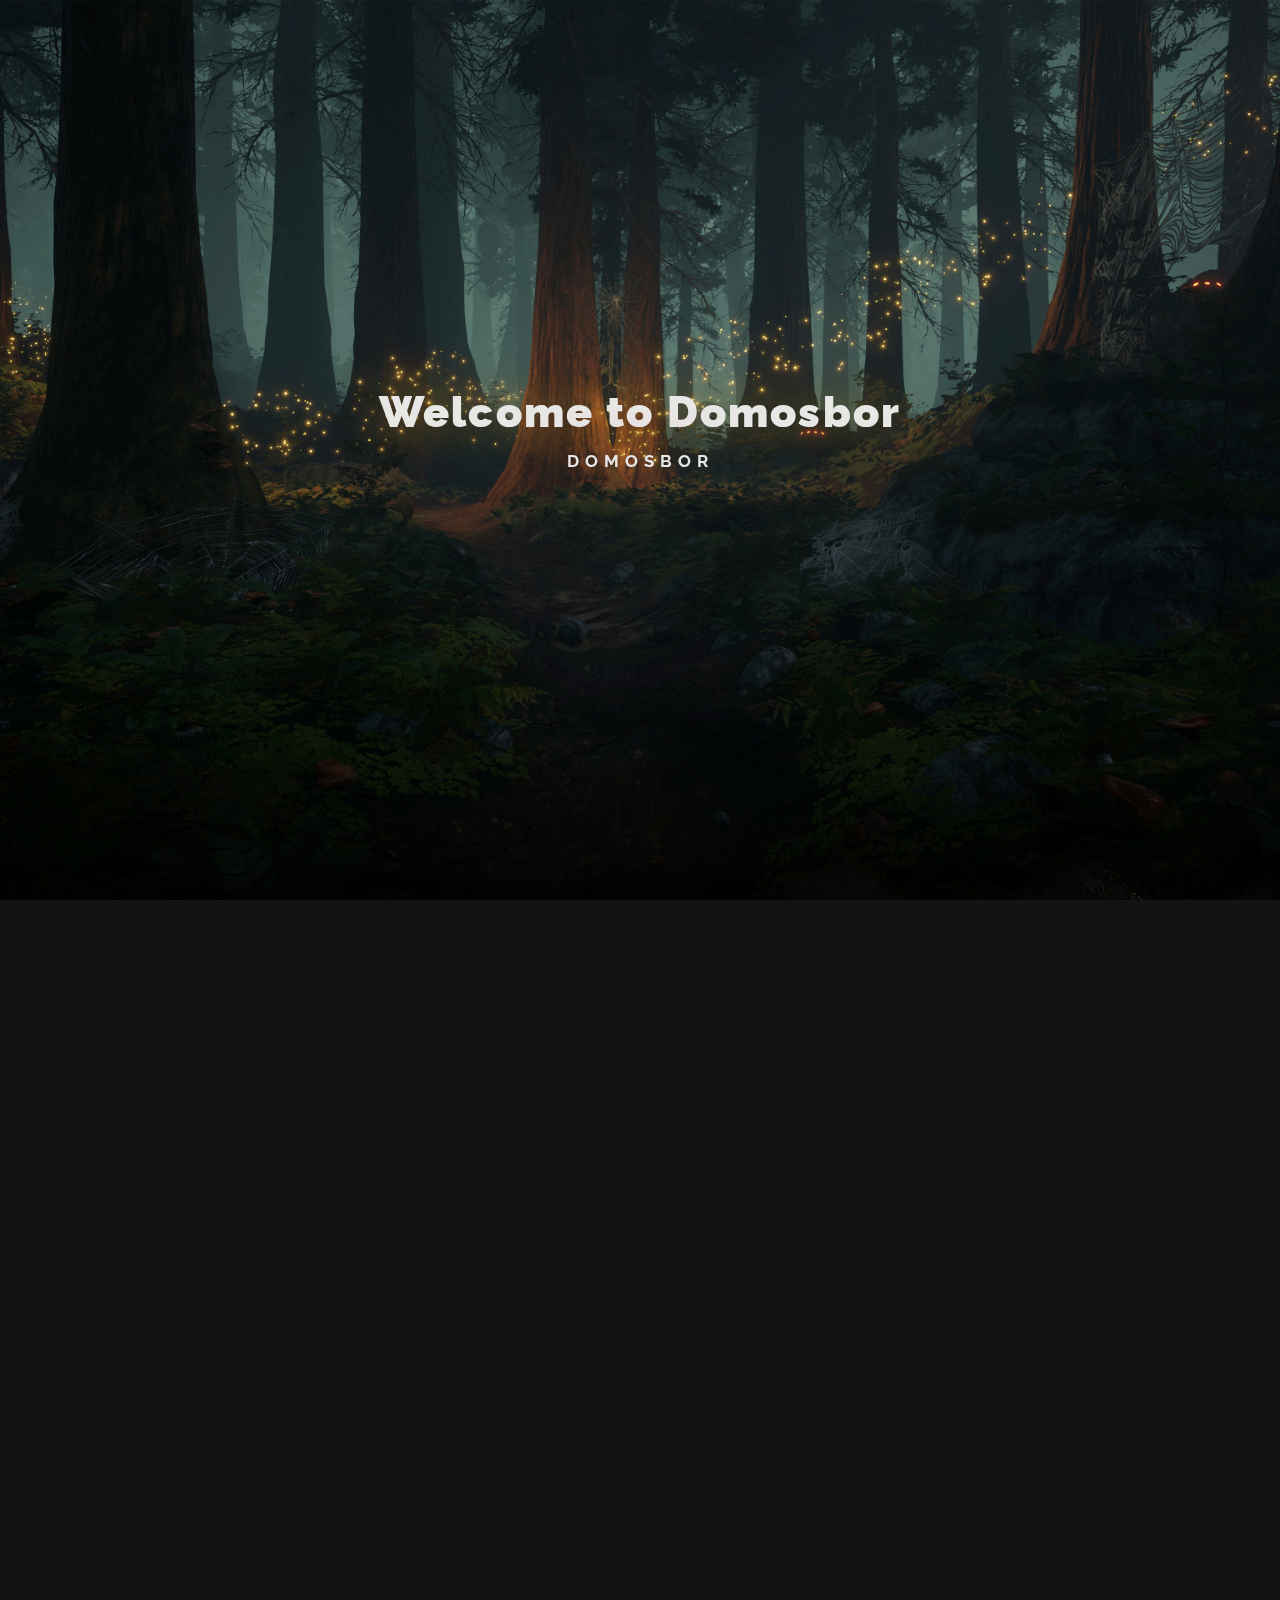
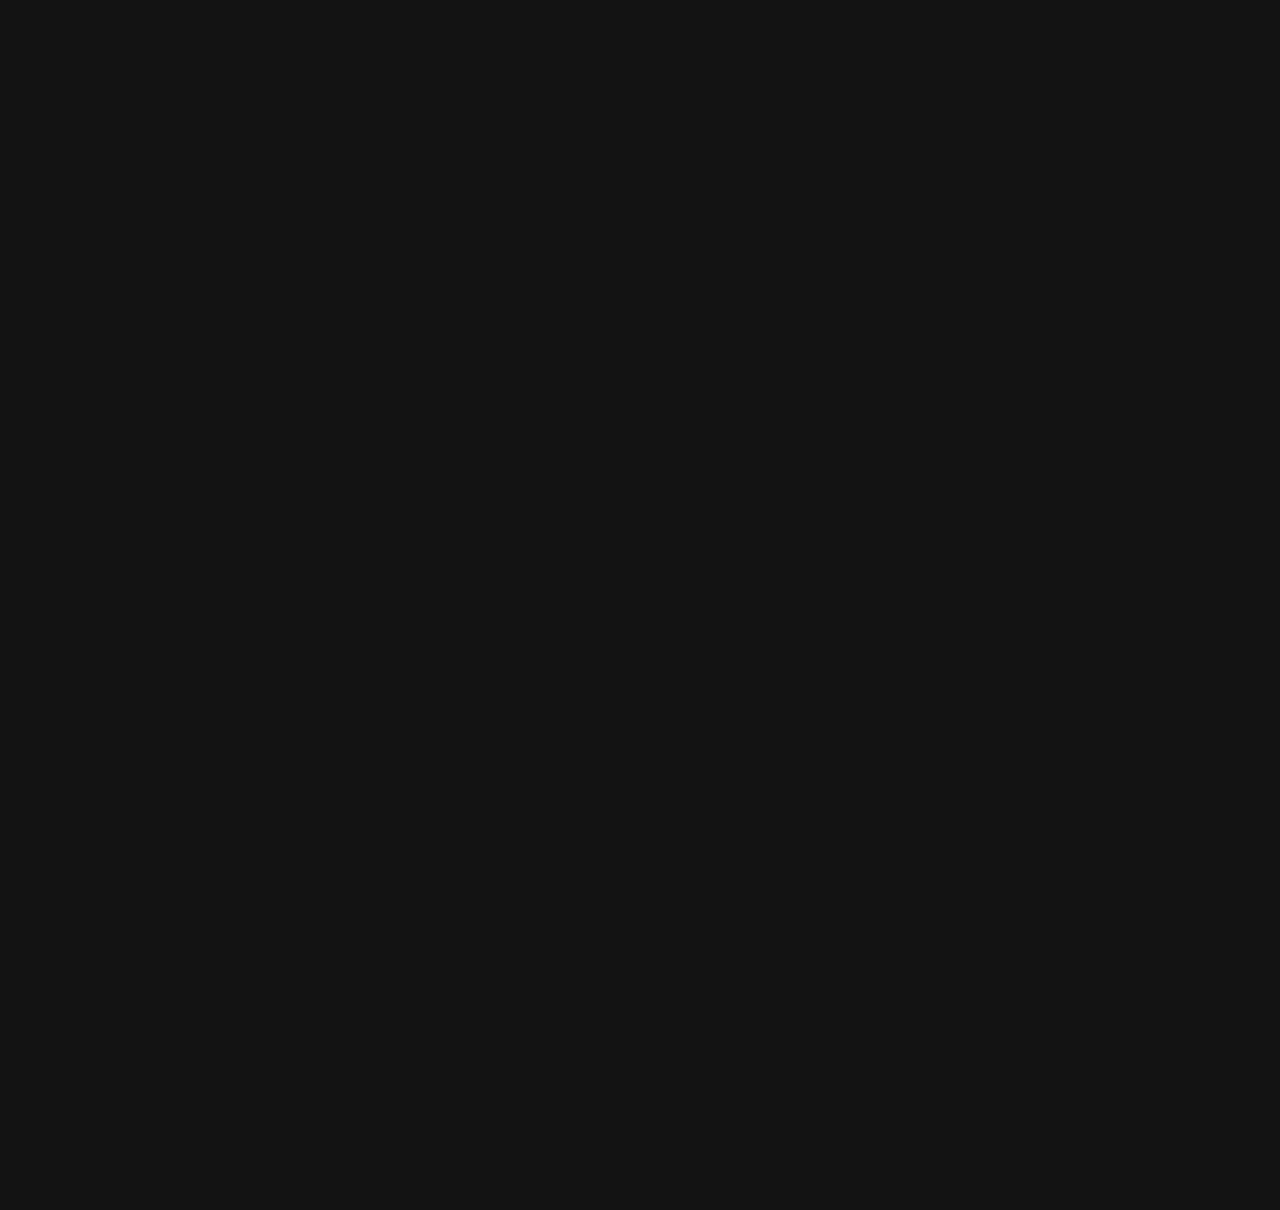
<file: index.html>
<!DOCTYPE html>
<html lang="en">
<head>
	<!-- Заголовок страницы в браузере -->
	<title>Вёрстка сайта 'Domosbor' </title>
	<!--- SWIPER --->
	<link rel="stylesheet" href="https://cdn.jsdelivr.net/npm/swiper@9/swiper-bundle.min.css?_v=20230613225033" />
	<!-- Подключаем CSS -->
	<link rel="stylesheet" href="css/style.min.css?_v=20230613225033">
	<!-- Кодировка страницы -->
	<!-- С появлением HTML5 можно использовать  -->
	<meta charset="UTF-8">
	<!-- Настройки адаптивности страницы  -->
	<!-- Адаптивность  -->
	<meta name="viewport" content="width=device-width,initial-scale=1.0,maximum-scale=1.0, user-scalable=0">
	<!---maximum-scale=1.0, user-scalable=0--->
	<!-- Отключает формирование ссылки у номера телефона на iOS -->
	<!---<meta name="format-detection" content="telephone=no">--->

	<!-- Краткое описание страницы  -->
	<meta name="description" content="Domosbor, интернет магазин мебели">
	<!-- Ключевые слова страницы  -->
	<meta name="keywords" content="Domosbor, мебель, интернет магазин">

	<!-- Управление доступом поисковых роботов к странице -->
	<!-- Запрет индексации страницы полностью -->
	<!---<meta name="robots" content="none">--->

	<!-- Автор страницы -->
	<meta name="Author" content="shms59">
	<!-- Авторские права -->
	<meta name="Copyright" content="2023">
	<!-- Адрес автора -->
	<meta name="Address" content="">

	<!-- локализация сайта, для русскоязычного сайта ru_RU -->
	<meta property="og:locale" content="ru_RU">
	<!-- тип контента, по умолчанию используется article -->
	<meta property="og:type" content="article">
	<!-- заголовок страницы, который будет выводится в записи социальной сети -->
	<meta property="og:title" content="Domosbor">
	<!-- описание страницы -->
	<meta property="og:description" content="Domosbor Интернет магазин мебели">
	<!-- ссылка на изображение, которое будет публиковаться в записи -->
	<meta property="og:image" content="">
	<!-- ссылка на текущую страницу -->
	<meta property="og:url" content="">
	<!-- название сайта -->
	<meta property="og:site_name" content="Domosbor">

	<!-- Тип карты, по умолчанию используется summary -->
	<meta name="twitter:card" content="summary">
	<!-- Имя/логин автора -->
	<meta name="twitter:site" content="">
	<!-- Название страницы -->
	<meta name="twitter:title" content="">
	<!-- Описание страницы -->
	<meta name="twitter:description" content="">
	<!-- Cсылка на изображение -->
	<meta name="twitter:image" content="">
</head>

<body class="_dev-page">
	<div class="wrapper-index">
		<div class="content-index">
			<header class="main-header">
				<div class="layers">
					<div class="layers__header">
						<h1 class="layers__title">
							Welcome to Domosbor
						</h1>
						<h2 class="layers__sub-title">Domosbor</h2>
					</div>
					<div class="layer layers__base _ibg">
						<picture><source srcset="img/index/layer-base.webp" type="image/webp"><img src="img/index/layer-base.png" alt="bg"></picture>
					</div>
					<div class="layer layers__middle _ibg">
						<picture><source srcset="img/index/layer-middle.webp" type="image/webp"><img src="img/index/layer-middle.png" alt="bg"></picture>
					</div>
					<div class="layer layers__front _ibg">
						<picture><source srcset="img/index/layer-front.webp" type="image/webp"><img src="img/index/layer-front.png" alt="bg"></picture>
					</div>
				</div>
			</header>
			<article class="done-pages">
				<div class="done-pages__bg _ibg">
					<picture><source srcset="img/index/done-pages.webp" type="image/webp"><img src="img/index/done-pages.jpg" alt="bg"></picture>
				</div>
				<div class="done-pages__container">
					<h2 class="done-pages__title">
						Done pages
					</h2>
					<ul class="done-pages__list">
						<li class="done-pages__item"><a href="home.html" class="done-pages__link">
								Main
							</a></li>
						<li class="done-pages__item"><a href="search.html" class="done-pages__link">
								Advanced search
							</a></li>
						<li class="done-pages__item"><a href="gallery.html" class="done-pages__link">
								Gallery
							</a></li>
						<li class="done-pages__item"><a href="homes.html" class="done-pages__link">
								Building Houses
							</a></li>
						<li class="done-pages__item"><a href="glued-timber.html" class="done-pages__link">
								Glued-timber
							</a></li>
						<li class="done-pages__item"><a href="account.html" class="done-pages__link">
								account
							</a></li>
					</ul>
				</div>

			</article>
			<article class="main-article">
				<div class="main-article__bg _ibg">
					<picture><source srcset="img/index/dungeon.webp" type="image/webp"><img src="img/index/dungeon.jpg" alt="bg"></picture>
				</div>
				<div class="main-article__container">
					<h2 class="main-article__title">
						My contacts
					</h2>
					<nav class="main-article__contacts">

						<a href="https://t.me/qwzeezm" class="main-article__contact">
							Telegram
						</a>
						<a href="https://vk.com/pizdscc" class="main-article__contact">
							Vkontakte
						</a>
						<a href="#" class="main-article__contact">
							Whatsapp
						</a>
						<a href="#" class="main-article__contact">
							Viber
						</a>
					</nav>
					<div class="main-article__copy">
						Shampun
					</div>
				</div>
			</article>
		</div>

	</div>
	<script src="files/gsap/gsap.min.js?_v=20230613225033"></script>
	<script src="files/gsap/ScrollTrigger.min.js?_v=20230613225033"></script>
	<script src="files/gsap/ScrollSmoother.min.js?_v=20230613225033"></script>
	<script src="js/app.min.js?_v=20230613225033"></script>
</body>

</html>
</file>
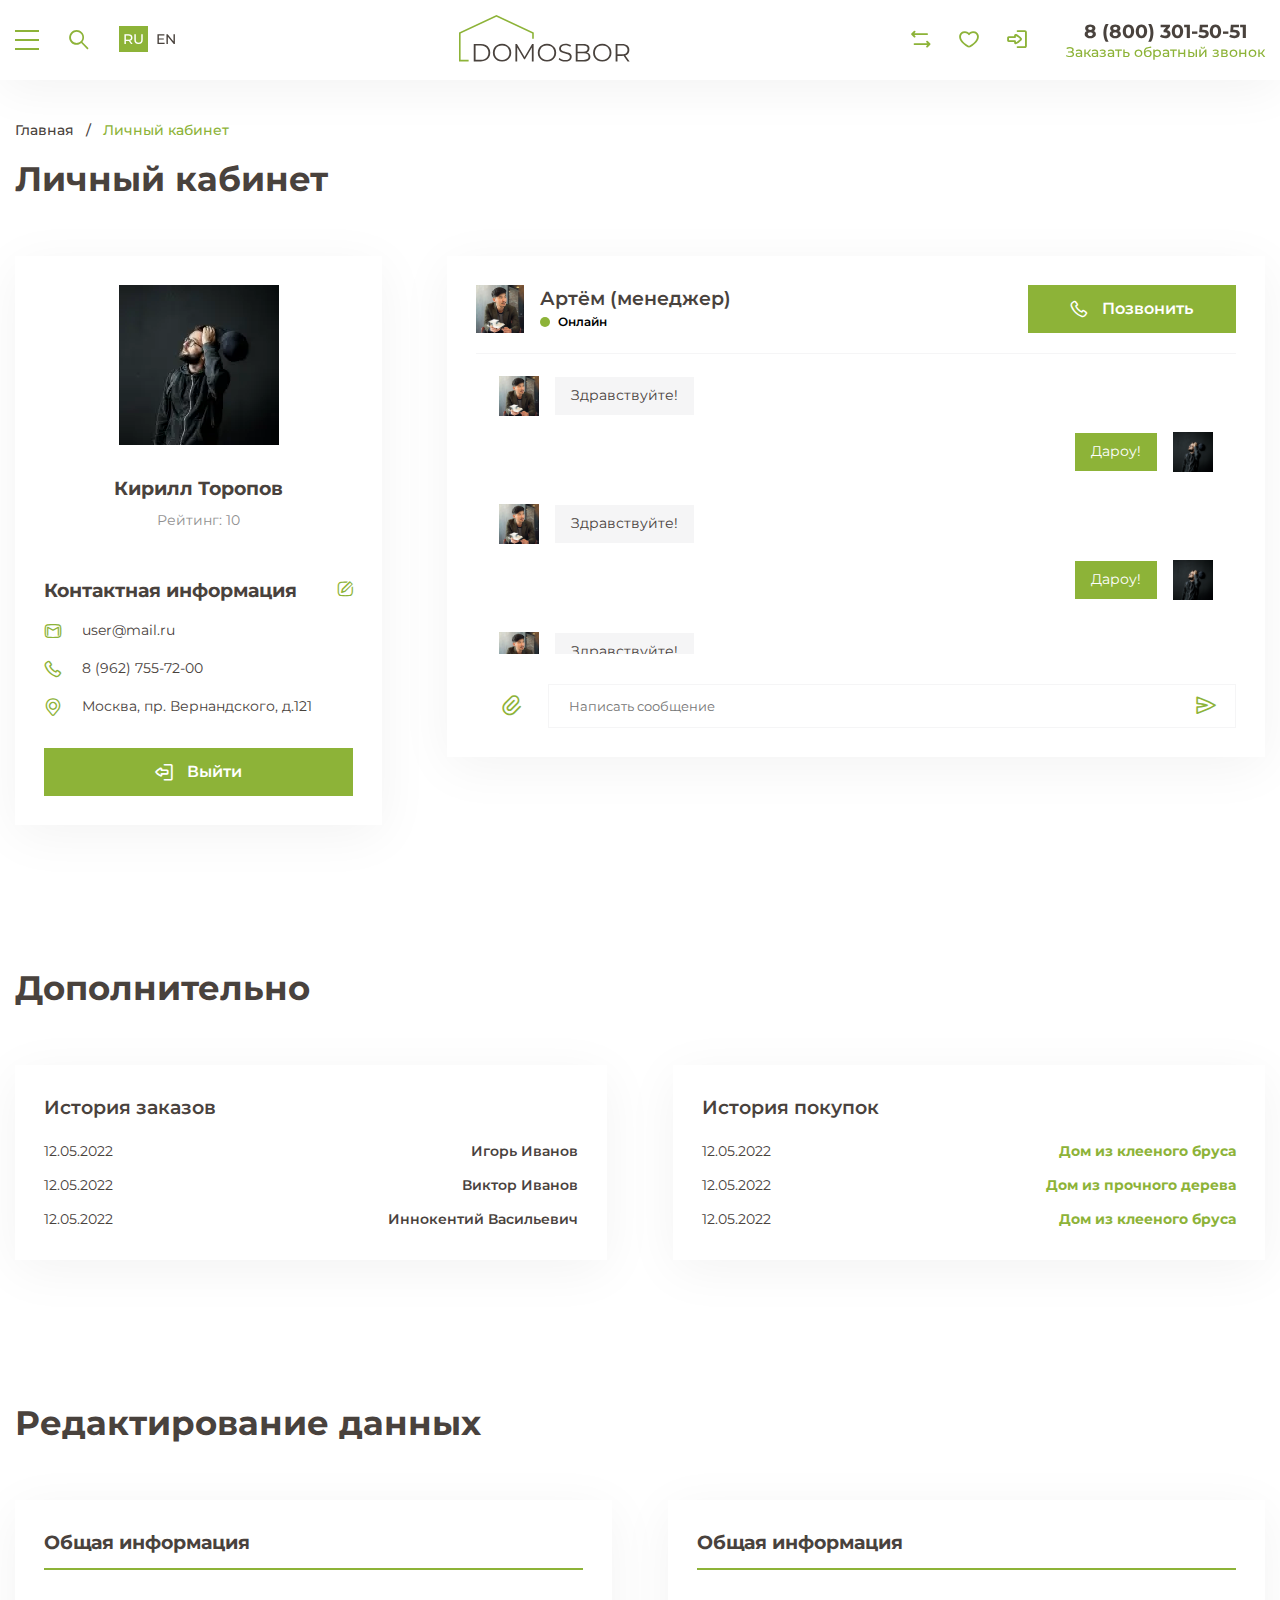
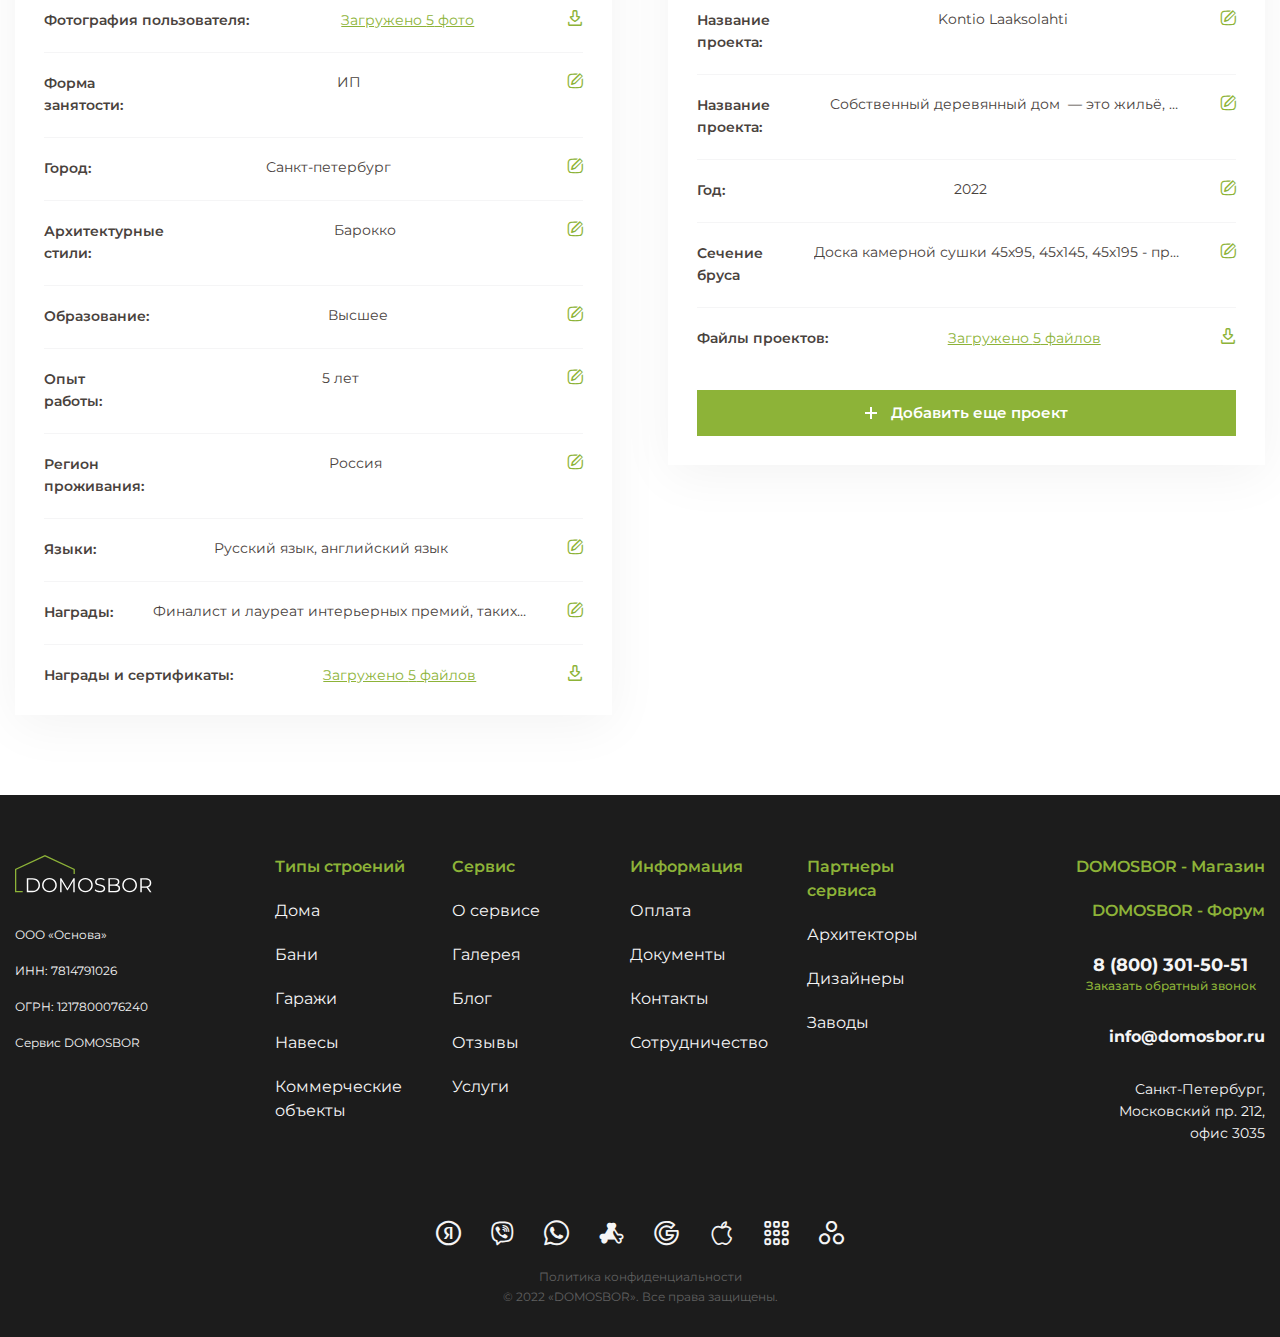
<file: account.html>
<!DOCTYPE html>
<html lang="en">
<head>
	<!-- Заголовок страницы в браузере -->
	<title>Личный кабинет</title>
	<!--- SWIPER --->
	<link rel="stylesheet" href="https://cdn.jsdelivr.net/npm/swiper@9/swiper-bundle.min.css?_v=20230613225033" />
	<!-- Подключаем CSS -->
	<link rel="stylesheet" href="css/style.min.css?_v=20230613225033">
	<!-- Кодировка страницы -->
	<!-- С появлением HTML5 можно использовать  -->
	<meta charset="UTF-8">
	<!-- Настройки адаптивности страницы  -->
	<!-- Адаптивность  -->
	<meta name="viewport" content="width=device-width,initial-scale=1.0,maximum-scale=1.0, user-scalable=0">
	<!---maximum-scale=1.0, user-scalable=0--->
	<!-- Отключает формирование ссылки у номера телефона на iOS -->
	<!---<meta name="format-detection" content="telephone=no">--->

	<!-- Краткое описание страницы  -->
	<meta name="description" content="Domosbor, интернет магазин мебели">
	<!-- Ключевые слова страницы  -->
	<meta name="keywords" content="Domosbor, мебель, интернет магазин">

	<!-- Управление доступом поисковых роботов к странице -->
	<!-- Запрет индексации страницы полностью -->
	<!---<meta name="robots" content="none">--->

	<!-- Автор страницы -->
	<meta name="Author" content="shms59">
	<!-- Авторские права -->
	<meta name="Copyright" content="2023">
	<!-- Адрес автора -->
	<meta name="Address" content="">

	<!-- локализация сайта, для русскоязычного сайта ru_RU -->
	<meta property="og:locale" content="ru_RU">
	<!-- тип контента, по умолчанию используется article -->
	<meta property="og:type" content="article">
	<!-- заголовок страницы, который будет выводится в записи социальной сети -->
	<meta property="og:title" content="Domosbor">
	<!-- описание страницы -->
	<meta property="og:description" content="Domosbor Интернет магазин мебели">
	<!-- ссылка на изображение, которое будет публиковаться в записи -->
	<meta property="og:image" content="">
	<!-- ссылка на текущую страницу -->
	<meta property="og:url" content="">
	<!-- название сайта -->
	<meta property="og:site_name" content="Domosbor">

	<!-- Тип карты, по умолчанию используется summary -->
	<meta name="twitter:card" content="summary">
	<!-- Имя/логин автора -->
	<meta name="twitter:site" content="">
	<!-- Название страницы -->
	<meta name="twitter:title" content="">
	<!-- Описание страницы -->
	<meta name="twitter:description" content="">
	<!-- Cсылка на изображение -->
	<meta name="twitter:image" content="">
</head>

<body class="">
	<div class="wrapper">
		<div class="full-screen">
			<header class="header ">
	<div class="header__wrapper">
		<div class='header__container _container'>
			<nav class="header__navigation">
				<button data-da=".header__container,767,last" type="button" class="header__icon-menu">
					<span></span>
				</button>
				<div data-da=".burger__body,767,1" class="header__search search-header">
					<button type="button" class="search-header__open _icon-search"></button>
					<div class="search-header__hidden">
						<form action="#" method="POST" class="search-header__body">
							<input type="text" autocomplete="off" placeholder="Поиск..." class="search-header__input">
							<button type="submit" data-tippy-content="Find" class="search-header__icon _icon-search"></button>
						</form>
					</div>

				</div>
				<div data-da=".burger__actions,767,first" data-tippy-content="Choose Language" choose-one
					class="header__languages">
					<a choose-one-item href="#" class="header__language _active-choose">RU</a>
					<a choose-one-item href="#" class="header__language">EN</a>
				</div>
			</nav>
			<a href="home.html" class="header__logo">
				<img src="img/logo.svg" alt="logo">
			</a>
			<div data-da=".burger__actions,767,last" class="header__actions">
				<a href="exchange.html" class="header__action exchange _icon-exchange"></a>
				<a href="favourite.html" class="header__action favourite _icon-heart"></a>
				<a href="#" class="header__action entrance _icon-entrance"></a>
			</div>
			<div class="header__call call-header">
				<div data-da=".burger__body,767,2" class="call-header__block">
					<a href="8 800 301-50-51" class="call-header__number">
						8 (800) 301-50-51
					</a>
					<a href="#" class="call-header__link call">
						Заказать обратный звонок
					</a>
				</div>
				<a href="#" class="call-header__icon call _icon-phone"></a>
			</div>
		</div>

	</div>
	<article class="header__burger burger">
		<div class='burger__container _container'>
			<div class="burger__body">
				<div class="burger__actions">

				</div>
				<!-----SEARCH--->
				<nav class="burger__menu menu-burger">
					<div class="menu-burger__body">
						<div data-tabs class='menu-burger__tabs'>
							<div data-spollers="767,max" class='menu-burger__items'>
								<div class=" menu-burger__block ">
									<button data-spoller data-tab='.menu-burger-build'
										class='menu-burger__item _active-tab _icon-arrow-short-down'>Построить</button>
									<div class="menu-burger__block_1">

									</div>
								</div>
								<div class="menu-burger__block ">
									<button data-spoller data-tab='.menu-burger-buy'
										class='menu-burger__item _icon-arrow-short-down'>Купить</button>
									<div class="menu-burger__block_2">

									</div>
								</div>
								<div class="menu-burger__block ">
									<button data-spoller data-tab='.menu-burger-sent'
										class='menu-burger__item _icon-arrow-short-down'>Арендовать</button>
									<div class="menu-burger__block_3">

									</div>
								</div>
							</div>
							<div data-tabs-content class='menu-burger__content'>
								<div data-da=".menu-burger__block_1,767,last"
									class='menu-burger__element element-burger menu-burger-build _active-tab'>
									<div data-spollers="767,max" class="element-burger__body">
										<div class="element-burger__block">
											<div class="element-burger__label">DOMOSBOR - Магазин</div>
											<div class="element-burger__label">DOMOSBOR - Форум</div>
											<button type="button" data-spoller
												class="element-burger__label _icon-arrow-short-down">Типы
												строений</button>
											<div class="element-burger__hidden">
												<ul class="element-burger__list">
													<li class="element-burger__item"><a href="homes.html"
															class="element-burger__link">Дома</a></li>
													<li class="element-burger__item"><a href="#"
															class="element-burger__link">Бани</a></li>
													<li class="element-burger__item"><a href="bathhouse.html"
															class="element-burger__link">Гаражи</a></li>
													<li class="element-burger__item"><a href="canopy.html"
															class="element-burger__link">Навесы</a></li>
													<li class="element-burger__item"><a href="objects.html"
															class="element-burger__link">Коммерческие объекты</a></li>
												</ul>
											</div>
										</div>
										<div class="element-burger__block">
											<button type="button" data-spoller
												class="element-burger__label _icon-arrow-short-down">Технологии</button>
											<div class="element-burger__hidden">
												<ul class="element-burger__list">
													<li class="element-burger__item"><a href="glued-timber.html"
															class="element-burger__link">Клееный
															брус</a></li>
													<li class="element-burger__item"><a href="carriage.html"
															class="element-burger__link">Лафет</a></li>
													<li class="element-burger__item"><a href="half-timbered.html"
															class="element-burger__link">Фахверковые</a></li>
													<li class="element-burger__item"><a href="felled-tree.html"
															class="element-burger__link">Рубленное бревно</a></li>
													<li class="element-burger__item"><a href="sceleton.html"
															class="element-burger__link">Каркасные</a></li>
													<li class="element-burger__item"><a href="panels.html"
															class="element-burger__link">CLT
															панели</a></li>
													<li class="element-burger__item"><a href="panel-sceleton.html"
															class="element-burger__link">Панельно-каркасные</a></li>
													<li class="element-burger__item"><a href="kelo.html"
															class="element-burger__link">Kelo
															(кело)</a></li>
												</ul>
											</div>
										</div>
										<div class="element-burger__block">
											<button type="button" data-spoller
												class="element-burger__label _icon-arrow-short-down">Магазин</button>
											<div class="element-burger__hidden">
												<ul class="element-burger__list">
													<li class="element-burger__item"><a href="farms.html"
															class="element-burger__link">Фермы
															на МЗП</a></li>
													<li class="element-burger__item"><a href="exterior-finish.html"
															class="element-burger__link">Наружная отделка</a></li>
													<li class="element-burger__item"><a href="exterior-bathhouse.html"
															class="element-burger__link">Отделка
															бань и саун</a></li>
													<li class="element-burger__item"><a href="thermal-wood.html"
															class="element-burger__link">Термодревисина</a></li>
													<li class="element-burger__item"><a href="terrace.html"
															class="element-burger__link">Терраса</a></li>
													<li class="element-burger__item"><a href="painted-wood.html"
															class="element-burger__link">
															Крашенная древисина</a></li>
													<li class="element-burger__item"><a href="exterior-in.html"
															class="element-burger__link">Внутренняя отделка</a></li>
													<li class="element-burger__item"><a href="windows.html"
															class="element-burger__link">Окна</a></li>
												</ul>
											</div>
										</div>
										<div class="element-burger__block">
											<button type="button" data-spoller
												class="element-burger__label _icon-arrow-short-down">Сервис</button>
											<div class="element-burger__hidden">
												<ul class="element-burger__list">
													<li class="element-burger__item"><a href="#" class="element-burger__link">О
															сервисе</a></li>
													<li class="element-burger__item"><a href="gallery.html"
															class="element-burger__link">Галерея</a></li>
													<li class="element-burger__item"><a href="blog.html"
															class="element-burger__link">Блог</a></li>
													<li class="element-burger__item"><a href="reviews.html"
															class="element-burger__link">Отзывы</a></li>
													<li class="element-burger__item"><a href="service.html"
															class="element-burger__link">Услуги</a></li>
												</ul>
											</div>
										</div>
										<div class="element-burger__block">
											<button type="button" data-spoller
												class="element-burger__label _icon-arrow-short-down">Информация</button>
											<div class="element-burger__hidden">
												<ul class="element-burger__list">
													<li class="element-burger__item"><a href="pay.html" class="element-burger__link">
															Оплата</a></li>
													<li class="element-burger__item"><a href="documents.html"
															class="element-burger__link">Документы</a></li>
													<li class="element-burger__item"><a href="contacts.html"
															class="element-burger__link">Контакты</a></li>
													<li class="element-burger__item"><a href="reviews.html"
															class="element-burger__link">Отзывы</a></li>
													<li class="element-burger__item"><a href="collaboration.html"
															class="element-burger__link">Сотрудничество</a></li>
												</ul>
											</div>
										</div>
										<div class="element-burger__block">
											<button type="button" data-spoller
												class="element-burger__label _icon-arrow-short-down">Партнеры
												сервиса</button>
											<div class="element-burger__hidden">
												<ul class="element-burger__list">
													<li class="element-burger__item"><a href="architects.html"
															class="element-burger__link">
															Архитекторы</a></li>
													<li class="element-burger__item"><a href="design.html"
															class="element-burger__link">Дизайнеры</a></li>
													<li class="element-burger__item"><a href="contacts.html"
															class="element-burger__link">Контакты</a></li>
													<li class="element-burger__item"><a href="factories.html"
															class="element-burger__link">Заводы</a></li>
												</ul>
											</div>
										</div>
									</div>
								</div>
								<div data-da=".menu-burger__block_2,767,last" class='menu-burger__element menu-burger-buy'>
									<div data-spollers="767,max" class="element-burger__body">
										<div class="element-burger__block">
											<div class="element-burger__label">DOMOSBOR - Магазин</div>
											<div class="element-burger__label">DOMOSBOR - Форум</div>
											<button type="button" data-spoller
												class="element-burger__label _icon-arrow-short-down">Типы
												строений</button>
											<div class="element-burger__hidden">
												<ul class="element-burger__list">
													<li class="element-burger__item"><a href="homes.html"
															class="element-burger__link">Дома</a></li>
													<li class="element-burger__item"><a href="bathhouse.html"
															class="element-burger__link">Бани</a></li>
													<li class="element-burger__item"><a href="garage.html"
															class="element-burger__link">Гаражи</a></li>
													<li class="element-burger__item"><a href="canopy.html"
															class="element-burger__link">Навесы</a></li>
													<li class="element-burger__item"><a href="objects.html"
															class="element-burger__link">Коммерческие объекты</a></li>
												</ul>
											</div>
										</div>
										<div class="element-burger__block">
											<button type="button" data-spoller
												class="element-burger__label _icon-arrow-short-down">Технологии</button>
											<div class="element-burger__hidden">
												<ul class="element-burger__list">
													<li class="element-burger__item"><a href="glued-timber.html"
															class="element-burger__link">Клееный
															брус</a></li>
													<li class="element-burger__item"><a href="carriage.html"
															class="element-burger__link">Лафет</a></li>
													<li class="element-burger__item"><a href="half-timbered.html"
															class="element-burger__link">Фахверковые</a></li>
													<li class="element-burger__item"><a href="felled-tree.html"
															class="element-burger__link">Рубленное бревно</a></li>
													<li class="element-burger__item"><a href="sceleton.html"
															class="element-burger__link">Каркасные</a></li>
													<li class="element-burger__item"><a href="panels.html"
															class="element-burger__link">CLT
															панели</a></li>
													<li class="element-burger__item"><a href="panel-sceleton.html"
															class="element-burger__link">Панельно-каркасные</a></li>
													<li class="element-burger__item"><a href="kelo.html"
															class="element-burger__link">Kelo
															(кело)</a></li>
												</ul>
											</div>
										</div>
										<div class="element-burger__block">
											<button type="button" data-spoller
												class="element-burger__label _icon-arrow-short-down">Магазин</button>
											<div class="element-burger__hidden">
												<ul class="element-burger__list">
													<li class="element-burger__item"><a href="farms.html"
															class="element-burger__link">Фермы
															на МЗП</a></li>
													<li class="element-burger__item"><a href="exterior-finish.html"
															class="element-burger__link">Наружная отделка</a></li>
													<li class="element-burger__item"><a href="exterior-bathhouse.html"
															class="element-burger__link">Отделка
															бань и саун</a></li>
													<li class="element-burger__item"><a href="thermal-wood.html"
															class="element-burger__link">Термодревисина</a></li>
													<li class="element-burger__item"><a href="terrace.html"
															class="element-burger__link">Терраса</a></li>
													<li class="element-burger__item"><a href="painted-wood.html"
															class="element-burger__link">
															Крашенная древисина</a></li>
													<li class="element-burger__item"><a href="exterior-in.html"
															class="element-burger__link">Внутренняя отделка</a></li>
													<li class="element-burger__item"><a href="windows.html"
															class="element-burger__link">Окна</a></li>
												</ul>
											</div>
										</div>
										<div class="element-burger__block">
											<button type="button" data-spoller
												class="element-burger__label _icon-arrow-short-down">Сервис</button>
											<div class="element-burger__hidden">
												<ul class="element-burger__list">
													<li class="element-burger__item"><a href="service.html"
															class="element-burger__link">О
															сервисе</a></li>
													<li class="element-burger__item"><a href="gallery.html"
															class="element-burger__link">Галерея</a></li>
													<li class="element-burger__item"><a href="blog.html"
															class="element-burger__link">Блог</a></li>
													<li class="element-burger__item"><a href="reviews.html"
															class="element-burger__link">Отзывы</a></li>
													<li class="element-burger__item"><a href="service.html"
															class="element-burger__link">Услуги</a></li>
												</ul>
											</div>
										</div>
										<div class="element-burger__block">
											<button type="button" data-spoller
												class="element-burger__label _icon-arrow-short-down">Информация</button>
											<div class="element-burger__hidden">
												<ul class="element-burger__list">
													<li class="element-burger__item"><a href="pay.html" class="element-burger__link">
															Оплата</a></li>
													<li class="element-burger__item"><a href="documents.html"
															class="element-burger__link">Документы</a></li>
													<li class="element-burger__item"><a href="contacts.html"
															class="element-burger__link">Контакты</a></li>
													<li class="element-burger__item"><a href="reviews.html"
															class="element-burger__link">Отзывы</a></li>
													<li class="element-burger__item"><a href="collaboration.html"
															class="element-burger__link">Сотрудничество</a></li>
												</ul>
											</div>
										</div>
										<div class="element-burger__block">
											<button type="button" data-spoller
												class="element-burger__label _icon-arrow-short-down">Партнеры
												сервиса</button>
											<div class="element-burger__hidden">
												<ul class="element-burger__list">
													<li class="element-burger__item"><a href="architects.html"
															class="element-burger__link">
															Архитекторы</a></li>
													<li class="element-burger__item"><a href="design.html"
															class="element-burger__link">Дизайнеры</a></li>
													<li class="element-burger__item"><a href="contacts.html"
															class="element-burger__link">Контакты</a></li>
													<li class="element-burger__item"><a href="factories.html"
															class="element-burger__link">Заводы</a></li>
												</ul>
											</div>
										</div>
									</div>
								</div>
								<div data-da=".menu-burger__block_3,767,last" class='menu-burger__element menu-burger-sent'>
									<div data-spollers="767,max" class="element-burger__body">
										<div class="element-burger__block">
											<div class="element-burger__label">DOMOSBOR - Магазин</div>
											<div class="element-burger__label">DOMOSBOR - Форум</div>
											<button type="button" data-spoller
												class="element-burger__label _icon-arrow-short-down">Типы
												строений</button>
											<div class="element-burger__hidden">
												<ul class="element-burger__list">
													<li class="element-burger__item"><a href="homes.html"
															class="element-burger__link">Дома</a></li>
													<li class="element-burger__item"><a href="bathhouse.html"
															class="element-burger__link">Бани</a></li>
													<li class="element-burger__item"><a href="garage.html"
															class="element-burger__link">Гаражи</a></li>
													<li class="element-burger__item"><a href="canopy.html"
															class="element-burger__link">Навесы</a></li>
													<li class="element-burger__item"><a href="objects.html"
															class="element-burger__link">Коммерческие объекты</a></li>
												</ul>
											</div>
										</div>
										<div class="element-burger__block">
											<button type="button" data-spoller
												class="element-burger__label _icon-arrow-short-down">Технологии</button>
											<div class="element-burger__hidden">
												<ul class="element-burger__list">
													<li class="element-burger__item"><a href="glued-timber.html"
															class="element-burger__link">Клееный
															брус</a></li>
													<li class="element-burger__item"><a href="carriage.html"
															class="element-burger__link">Лафет</a></li>
													<li class="element-burger__item"><a href="half-timbered.html"
															class="element-burger__link">Фахверковые</a></li>
													<li class="element-burger__item"><a href="felled-tree.html"
															class="element-burger__link">Рубленное бревно</a></li>
													<li class="element-burger__item"><a href="sceleton.html"
															class="element-burger__link">Каркасные</a></li>
													<li class="element-burger__item"><a href="panels.html"
															class="element-burger__link">CLT
															панели</a></li>
													<li class="element-burger__item"><a href="panel-sceleton.html"
															class="element-burger__link">Панельно-каркасные</a></li>
													<li class="element-burger__item"><a href="kelo.html"
															class="element-burger__link">Kelo
															(кело)</a></li>
												</ul>
											</div>
										</div>
										<div class="element-burger__block">
											<button type="button" data-spoller
												class="element-burger__label _icon-arrow-short-down">Магазин</button>
											<div class="element-burger__hidden">
												<ul class="element-burger__list">
													<li class="element-burger__item"><a href="farms.html"
															class="element-burger__link">Фермы
															на МЗП</a></li>
													<li class="element-burger__item"><a href="exterior-finish.html"
															class="element-burger__link">Наружная отделка</a></li>
													<li class="element-burger__item"><a href="exterior-bathhouse.html"
															class="element-burger__link">Отделка
															бань и саун</a></li>
													<li class="element-burger__item"><a href="thermal-wood.html"
															class="element-burger__link">Термодревисина</a></li>
													<li class="element-burger__item"><a href="terrace.html"
															class="element-burger__link">Терраса</a></li>
													<li class="element-burger__item"><a href="painted-wood.html"
															class="element-burger__link">
															Крашенная древисина</a></li>
													<li class="element-burger__item"><a href="exterior-in.html"
															class="element-burger__link">Внутренняя отделка</a></li>
													<li class="element-burger__item"><a href="windows.html"
															class="element-burger__link">Окна</a></li>
												</ul>
											</div>
										</div>
										<div class="element-burger__block">
											<button type="button" data-spoller
												class="element-burger__label _icon-arrow-short-down">Сервис</button>
											<div class="element-burger__hidden">
												<ul class="element-burger__list">
													<li class="element-burger__item"><a href="service.html"
															class="element-burger__link">О
															сервисе</a></li>
													<li class="element-burger__item"><a href="gallery.html"
															class="element-burger__link">Галерея</a></li>
													<li class="element-burger__item"><a href="blog.html"
															class="element-burger__link">Блог</a></li>
													<li class="element-burger__item"><a href="reviews.html"
															class="element-burger__link">Отзывы</a></li>
													<li class="element-burger__item"><a href="service.html"
															class="element-burger__link">Услуги</a></li>
												</ul>
											</div>
										</div>
										<div class="element-burger__block">
											<button type="button" data-spoller
												class="element-burger__label _icon-arrow-short-down">Информация</button>
											<div class="element-burger__hidden">
												<ul class="element-burger__list">
													<li class="element-burger__item"><a href="pay.html" class="element-burger__link">
															Оплата</a></li>
													<li class="element-burger__item"><a href="documents.html"
															class="element-burger__link">Документы</a></li>
													<li class="element-burger__item"><a href="contacts.html"
															class="element-burger__link">Контакты</a></li>
													<li class="element-burger__item"><a href="reviews.html"
															class="element-burger__link">Отзывы</a></li>
													<li class="element-burger__item"><a href="collaboration.html"
															class="element-burger__link">Сотрудничество</a></li>
												</ul>
											</div>
										</div>
										<div class="element-burger__block">
											<button type="button" data-spoller
												class="element-burger__label _icon-arrow-short-down">Партнеры
												сервиса</button>
											<div class="element-burger__hidden">
												<ul class="element-burger__list">
													<li class="element-burger__item"><a href="architects.html"
															class="element-burger__link">
															Архитекторы</a></li>
													<li class="element-burger__item"><a href="design.html"
															class="element-burger__link">Дизайнеры</a></li>
													<li class="element-burger__item"><a href="contacts.html"
															class="element-burger__link">Контакты</a></li>
													<li class="element-burger__item"><a href="factories.html"
															class="element-burger__link">Заводы</a></li>
												</ul>
											</div>
										</div>
									</div>
								</div>
							</div>
						</div>
					</div>
				</nav>
			</div>
		</div>
	</article>
	<div class="header__entrance entrance-header">
		<div class='entrance-header__container _container'>
			<div class="entrance-header__body">
				<div data-tabs class='entrance-header__tabs forms-tabs'>
					<div class='entrance-header__tab-items forms-tabs__items'>
						<button data-tab='.classical'
							class='entrance-header__tab forms-tabs__tab _tab-button _active-tab'>Пользователь
						</button>
						<button data-tab='.professional'
							class='entrance-header__tab forms-tabs__tab _tab-button'>Профессионал</button>
					</div>
					<div data-tabs-content class='entrance-header__forms forms-tabs__forms'>
						<form action="#" method="POST"
							class="entrance-header__form form-entrance forms-tabs__form form-tabs classical _active-tab _gray-form">
							<div class="form-entrance__body form-tabs__body">
								<div class="form-entrance__block">
									<h2 class="form-entrance__title">
										Электронная почта / Телефон
									</h2>
									<div class="form-tabs__item _white-input _flying-input">

										<input required tabindex="1" type="text" autocomplete="off" validation
											class="form-tabs__input">
										<label class="form-tabs__label">Email</label>
									</div>
								</div>
								<div class="form-entrance__block">
									<h2 class="form-entrance__title">
										Пароль
									</h2>
									<div class="form-tabs__item _white-input _flying-input">

										<input required tabindex="2" type="text" autocomplete="off" class="form-tabs__input">
										<label class="form-tabs__label">Пароль</label>
									</div>
								</div>
								<button tabindex="3" type="submit" class="form-tabs__button _btn-green">
									Войти
								</button>
								<a href="#" class="form-entrance__link registry">Регистрация</a>
								<div class="form-entrance__icons">
									<a href="#" class="form-entrance__icon _icon-google-alt"></a>
									<a href="#" class="form-entrance__icon _icon-yandex"></a>
									<a href="#" class="form-entrance__icon _icon-vk"></a>
								</div>
							</div>
						</form>
						<form action="#" method="POST"
							class="entrance-header__form form-entrance forms-tabs__form form-tabs professional _gray-form">
							<div class="form-entrance__body form-tabs__body">
								<div class="form-entrance__block">
									<h2 class="form-entrance__title">
										Электронная почта / Телефон
									</h2>
									<div class="form-tabs__item _white-input _flying-input">

										<input required tabindex="4" type="text" autocomplete="off" validation
											class="form-tabs__input ">
										<label class="form-tabs__label">Email</label>
									</div>
								</div>
								<div class="form-entrance__block">
									<h2 class="form-entrance__title">
										Пароль
									</h2>
									<div class="form-tabs__item _white-input _flying-input">

										<input required tabindex="5" type="text" autocomplete="off" class="form-tabs__input ">
										<label class="form-tabs__label">Пароль</label>
									</div>
								</div>
								<button tabindex="6" type="submit" class="form-tabs__button _btn-green">
									Войти
								</button>
								<a href="#" class="form-entrance__link registry">Регистрация</a>
							</div>
						</form>
					</div>
				</div>
				<nav class="entrance-header__actions actions-entrance">
					<h2 class="actions-entrance__title">
						Domosbor <span> PRO</span>
					</h2>
					<div class="actions-entrance__body">
						<a data-tippy-content="Lorem ipsum dolor sit amet, consectetur adipiscing elit. Amet elementum eu sed sed. Nulla semper euismod nam posuere egestas lorem venenatis. At urna cum pulvinar arcu morbi elementum amet et enim. Tincidunt venenatis, turpis facilisi tempor nunc, eget netus nunc risus."
							href="#" class="actions-entrance__button _btn-green">Сдать объект</a>
						<a href="#" class="actions-entrance__button _btn-green">Продать объект</a>
						<a href="#" class="actions-entrance__button _btn-green">Стать партнером сервиса</a>
					</div>
				</nav>
			</div>
		</div>
	</div>
	<div class="header__registration registration-header">
		<div class='registration-header__container _container'>
			<div class="registration-header__body">
				<h2 class="registration-header__title">
					Регистрация
				</h2>
				<h3 class="registration-header__sub-title">
					Введите почту и пароль
				</h3>
				<form action="#" method="POST" class="registration-header__form form-registration">
					<div class="form-registration__body">
						<div class="form-registration__item _gray-input _flying-input">

							<input type="text" autocomplete="off" validation class="form-registration__input ">
							<label class="form-registration__label">Электронная почта</label>
						</div>
						<div class="form-registration__item _gray-input _flying-input">

							<input type="text" autocomplete="off" class="form-registration__input">
							<label class="form-registration__label">Пароль </label>
						</div>
						<div class="form-registration__item _gray-input _flying-input">
							<label class="form-registration__label">Пароль повторно</label>
							<input type="text" autocomplete="off" class="form-registration__input">
						</div>
						<button class="form-registration__button _btn-green">Регистрация</button>
					</div>
				</form>
			</div>
		</div>
	</div>
	<div class="header__connect connect-header">
		<div class='connect-header__container _container'>
			<div class="connect-header__body">
				<h2 class="connect-header__title">ФОРМА СВЯЗИ</h2>

				<form action="#" method="post" class="connect-header__form form-main">
	<div class="form-main__body">
		<div class="form-main__input _gray-input _flying-input">
			<input type="text" autocomplete="off" required class="form-main__field">
			<label class="main-form__label">
				Имя
			</label>
		</div>
		<div class="form-main__input _gray-input _flying-input">
			<input type="text" autocomplete="off" validation required class="form-main__field">
			<label class="main-form__label">
				Электронная почта
			</label>
		</div>
		<div class="form-main__input _gray-input _flying-input">
			<input type="tel" autocomplete="off" required class="form-main__field">
			<label class="main-form__label">
				Телефон
			</label>
		</div>
		<div class="form-main__input _gray-input">
			<textarea placeholder="Сообщение" maxlength="300" style="resize: none; appearance: none;" type="text"
				autocomplete="off" class="form-main__field"></textarea>
		</div>
		<div class="form-main__files files-form">
			<input type="file" class="files-form__input">
			<span class="plus-icon files-form__icon">
				<span class="filter"></span>
				<span class="filter"></span>
			</span>
			<div class="files-form__text">
				Прикрепить файлы
			</div>
		</div>
		<button type="submit" class="form-main__button _btn-green">
			Отправить
		</button>
		<div class="form-main__icons">
			<a href="#" class="form-main__icon _icon-telegram"></a>
			<a href="#" class="form-main__icon _icon-whatsapp"></a>
			<a href="#" class="form-main__icon _icon-viber"></a>
		</div>
	</div>
</form>
			</div>
		</div>
	</div>
</header>
			<nav class="breadcrumbs search-breadcrumbs">
				<div class='breadcrumbs__container _container'>
					<div class="breadcrumbs__body">
						<ul class="breadcrumbs__list">
							<li class="breadcrumbs__item"><a href="home.html" class="breadcrumbs__link breadcrumbs__link_prev">
									Главная
								</a></li>
							<li class="breadcrumbs__item"><a href="home.html" class="breadcrumbs__link breadcrumbs__link_prev">
									/
								</a></li>
							<li class="breadcrumbs__item"><a href="account.html"
									class="breadcrumbs__link breadcrumbs__link_next">
									Личный кабинет
								</a></li>
						</ul>
					</div>
				</div>
			</nav>
			<div class="title-block">
				<div class='title-block__container _container'>
					<h1 class="title-block__main-title">
						Личный кабинет
					</h1>
				</div>
			</div>
			<main class="page page-account">
				<section class="page__account account">
					<div class='account__container _container'>
						<div class="account__body">
							<div class="account__description description-account">
								<div class="description-account__image">
									<picture><source srcset="img/account/account-image.webp" type="image/webp"><img src="img/account/account-image.png" alt="account-image"></picture>
								</div>
								<div class="description-account__body">
									<h2 class="description-account__title _sub-title">
										Кирилл Торопов
									</h2>
									<div class="description-account__rating">
										Рейтинг: 10
									</div>
									<div class="description-account__block">
										<div class="description-account__header">
											<div class="description-account__label _sub-title">
												Контактная информация
											</div>
											<a href="#" class="description-account__link _icon-edit"></a>
										</div>
										<ul class="description-account__list">
											<li class="description-account__item _icon-mail">
												user@mail.ru
											</li>
											<li class="description-account__item _icon-phone">
												8 (962) 755-72-00
											</li>
											<li class="description-account__item _icon-location">
												<a href="https://yandex.ru/maps/213/moscow/house/prospekt_vernadskogo_121/Z04Ycg9jT0UAQFtvfXp0d3tlZw==/?ll=37.483607%2C55.656763&z=16"
													class="description-account__link">
													Москва, пр. Вернандского, д.121
												</a>
											</li>
										</ul>
									</div>
									<a href="#" class="description-account__button _icon-leave _btn-green">
										Выйти
									</a>
								</div>
							</div>
							<div data-chat class="account__chat chat">
								<div class="chat__header header-chat">
									<div class="header-chat__label">
										<a href="#" class="header-chat__icon">
											<img src="img/account/01.svg" alt="icon">
										</a>
										<div class="header-chat__titles">
											<a href="#" class="header-chat__title">
												Артём (менеджер)
											</a>
											<div class="header-chat__status _online">
												Онлайн
											</div>
										</div>
									</div>
									<a href="#" class="header-chat__button _icon-phone _btn-green">
										Позвонить
									</a>
								</div>
								<div data-chat-body class="chat__body">
									<div class="chat__message message-interlocutor message-chat">
										<a href="#" class="message-chat__icon">
											<img src="img/account/01.svg" alt="icon-account">
										</a>
										<div class="message-chat__text">Здравствуйте!</div>
									</div>
									<div class="chat__message message-my message-chat">
										<a href="#" class="message-chat__icon">
											<img src="img/account/02.svg" alt="icon-account">
										</a>
										<div class="message-chat__text">Дароу!</div>
									</div>
									<div class="chat__message message-interlocutor message-chat">
										<a href="#" class="message-chat__icon">
											<img src="img/account/01.svg" alt="icon-account">
										</a>
										<div class="message-chat__text">Здравствуйте!</div>
									</div>
									<div class="chat__message message-my message-chat">
										<a href="#" class="message-chat__icon">
											<img src="img/account/02.svg" alt="icon-account">
										</a>
										<div class="message-chat__text">Дароу!</div>
									</div>

									<div class="chat__message message-interlocutor message-chat">
										<a href="#" class="message-chat__icon">
											<img src="img/account/01.svg" alt="icon-account">
										</a>
										<div class="message-chat__text">Здравствуйте!</div>
									</div>
									<div class="chat__message message-my message-chat">
										<a href="#" class="message-chat__icon">
											<img src="img/account/02.svg" alt="icon-account">
										</a>
										<div class="message-chat__text">Дароу!</div>
									</div>

									<div class="chat__message message-interlocutor message-chat">
										<a href="#" class="message-chat__icon">
											<img src="img/account/01.svg" alt="icon-account">
										</a>
										<div class="message-chat__text">Здравствуйте!</div>
									</div>
									<div class="chat__message message-my message-chat">
										<a href="#" class="message-chat__icon">
											<img src="img/account/02.svg" alt="icon-account">
										</a>
										<div class="message-chat__text">Дароу! lorem</div>
									</div>
								</div>
								<div class="chat__controls controls-chat">
									<div class="controls-chat__file">
										<a href="#" class="controls-chat__attach _icon-attach"></a>
										<input multiple data-chat-attach type="file">
									</div>
									<div class="controls-chat__input">
										<input placeholder="Написать сообщение" type="text" data-chat-output autocomplete="off"
											class="controls-chat__output">
									</div>
									<a href="#" data-chat-button class="controls-chat__button _icon-sending"></a>
								</div>
							</div>
						</div>
					</div>
				</section>
				<section class="page__more more">
					<div class='more__container _container'>
						<div class="more__body">
							<h2 class="more__title _main-title">
								Дополнительно
							</h2>
							<div class="more__columns">
								<article class="more__column">
									<div class="more__item item-more">
										<h3 class="item-more__title">
											История заказов
										</h3>
										<ul class="item-more__list">
											<li class="item-more__point">
												<div class="item-more__label">12.05.2022</div>
												<div class="item-more__value">Игорь Иванов </div>
											</li>
											<li class="item-more__point">
												<div class="item-more__label">12.05.2022</div>
												<div class="item-more__value">Виктор Иванов </div>
											</li>
											<li class="item-more__point">
												<div class="item-more__label">12.05.2022</div>
												<div class="item-more__value">Иннокентий Васильевич</div>
											</li>

										</ul>
									</div>
								</article>
								<article class="more__column">
									<div class="more__item item-more">
										<h3 class="item-more__title">
											История покупок
										</h3>
										<ul class="item-more__list">
											<li class="item-more__point">
												<div class="item-more__label">12.05.2022</div>
												<a href="home.html" class="item-more__value">Дом из клееного бруса</a>
											</li>
											<li class="item-more__point">
												<div class="item-more__label">12.05.2022</div>
												<a href="home.html" class="item-more__value">Дом из прочного дерева</a>
											</li>
											<li class="item-more__point">
												<div class="item-more__label">12.05.2022</div>
												<a href="home.html" class="item-more__value">Дом из клееного бруса</a>
											</li>

										</ul>
									</div>
								</article>
							</div>
						</div>
					</div>

				</section>
				<section class="page__edit edit">
					<div class='edit__container _container'>
						<div class="edit__body">
							<h2 class="edit__title _main-title">
								Редактирование данных
							</h2>
							<div class="edit__columns">
								<article class="edit__column">
									<div class="edit__item item-edit">
										<h3 class="item-edit__title _sub-title">
											Общая информация
										</h3>
										<ul class="item-edit__list">
											<li class="item-edit__point">
												<div class="item-edit__label">Фотография пользователя: </div>
												<a href="#" class="item-edit__link">
													Загружено <span>5</span> фото
												</a>
												<div class="item-edit__edit file">
													<input type="file">
													<a href="#" class="item-edit__edit _icon-download"></a>
												</div>
											</li>
											<li class="item-edit__point">
												<div class="item-edit__label">Форма занятости:</div>
												<input type="text" value="ИП" autocomplete="off" disabled class="item-edit__text">
												<a href="#" class="item-edit__edit _icon-edit"></a>
											</li>
											<li class="item-edit__point">
												<div class="item-edit__label">Город:</div>
												<input type="text" value="Санкт-петербург" autocomplete="off" disabled
													class="item-edit__text">
												<a href="#" class="item-edit__edit _icon-edit"></a>
											</li>
											<li class="item-edit__point">
												<div class="item-edit__label">Архитектурные стили:</div>
												<input type="text" value="Барокко" autocomplete="off" disabled
													class="item-edit__text">
												<a href="#" class="item-edit__edit _icon-edit"></a>
											</li>
											<li class="item-edit__point">
												<div class="item-edit__label">Образование:</div>
												<input type="text" value="Высшее" autocomplete="off" disabled
													class="item-edit__text">
												<a href="#" class="item-edit__edit _icon-edit"></a>
											</li>
											<li class="item-edit__point">
												<div class="item-edit__label">Опыт работы:</div>
												<input type="text" value="5 лет" autocomplete="off" disabled
													class="item-edit__text">
												<a href="#" class="item-edit__edit _icon-edit"></a>
											</li>
											<li class="item-edit__point">
												<div class="item-edit__label">Регион проживания:</div>
												<input type="text" value="Россия" autocomplete="off" disabled
													class="item-edit__text">
												<a href="#" class="item-edit__edit _icon-edit"></a>
											</li>
											<li class="item-edit__point">
												<div class="item-edit__label">Языки:</div>
												<input type="text" value="Русский язык, английский язык" autocomplete="off" disabled
													class="item-edit__text">
												<a href="#" class="item-edit__edit _icon-edit"></a>
											</li>
											<li class="item-edit__point">
												<div class="item-edit__label">Награды:</div>
												<input type="text" value="Финалист и лауреат интерьерных премий, таких как PINWIN и MODERN HOME Professional Design Award.
												В составе судейства Professional Design Award." autocomplete="off" disabled class="item-edit__text">
												<a href="#" class="item-edit__edit _icon-edit"></a>
											</li>
											<li class="item-edit__point">
												<div class="item-edit__label">Награды и сертификаты:</div>
												<a href="#" class="item-edit__link">
													Загружено <span>5</span> файлов
												</a>
												<div class="item-edit__edit file">
													<input type="file">
													<a href="#" class="item-edit__edit _icon-download"></a>
												</div>
											</li>
										</ul>
									</div>
								</article>
								<article class="edit__column">
									<div class="edit__item item-edit">
										<h3 class="item-edit__title _sub-title">
											Общая информация
										</h3>
										<ul class="item-edit__list">
											<li class="item-edit__point">
												<div class="item-edit__label">Название проекта:</div>
												<input type="text" value="Kontio Laaksolahti " autocomplete="off" disabled
													class="item-edit__text">
												<a href="#" class="item-edit__edit _icon-edit"></a>
											</li>
											<li class="item-edit__point">
												<div class="item-edit__label">Название проекта:</div>
												<input type="text"
													value="Собственный деревянный дом  — это жильё, в котором всё сделано с учётом личных потребностей и предпочтений. Чистый воздух, возможность самостоятельного планирования участка (при желании можно дополнительно возвести баню, гараж, навес и иное необходимое сооружение) и возможность выращивания овощей и фруктов — всё это вы получаете в частном доме. "
													autocomplete="off" disabled class="item-edit__text">
												<a href="#" class="item-edit__edit _icon-edit"></a>
											</li>
											<li class="item-edit__point">
												<div class="item-edit__label">Год:</div>
												<input type="text" value="2022 " autocomplete="off" disabled
													class="item-edit__text">
												<a href="#" class="item-edit__edit _icon-edit"></a>
											</li>
											<li class="item-edit__point">
												<div class="item-edit__label">Сечение бруса</div>
												<input type="text"
													value="Доска камерной сушки 45х95, 45х145, 45х195 - применяется в каркасе "
													autocomplete="off" disabled class="item-edit__text">
												<a href="#" class="item-edit__edit _icon-edit"></a>
											</li>
											<li class="item-edit__point">
												<div class="item-edit__label">Файлы проектов:</div>
												<a href="#" class="item-edit__link">
													Загружено <span>5</span> файлов
												</a>
												<div class="item-edit__edit file">
													<input type="file">
													<a href="#" class="item-edit__edit _icon-download"></a>
												</div>
											</li>
										</ul>
										<a href="#" class="item-edit__button _btn-green">
											<span> </span>
											Добавить еще проект
										</a>
									</div>
								</article>
							</div>
						</div>
					</div>
				</section>
			</main>
			
			<footer class="footer">
	<div class='footer__container _container'>
		<div class="footer__body">
			<div class="footer__info info-footer">
				<a href="#" class="info-footer__logo"><img src="img/logo-alt.svg" alt="logo"></a>
				<ul class="info-footer__list">
					<li class="info-footer__item">
						ООО «Основа»
					</li>
					<li class="info-footer__item">
						ИНН: 7814791026
					</li>
					<li class="info-footer__item">
						ОГРН: 1217800076240
					</li>
					<li class="info-footer__item">
						Сервис DOMOSBOR
					</li>
				</ul>
			</div>
			<nav class="footer__menu menu-footer">
				<div data-spollers="1024,max" class="menu-footer__body">
					<div class="menu-footer__block">
						<h2 data-spoller class="menu-footer__label _icon-arrow-short-down">Типы строений</h2>
						<ul class="menu-footer__list">
							<li class="menu-footer__item"><a href="homes.html" class="menu-footer__link">
									Дома
								</a></li>
							<li class="menu-footer__item"><a href="bathhouse.html" class="menu-footer__link">
									Бани
								</a></li>
							<li class="menu-footer__item"><a href="garage.html" class="menu-footer__link">
									Гаражи
								</a></li>
							<li class="menu-footer__item"><a href="canopy.html" class="menu-footer__link">
									Навесы
								</a></li>
							<li class="menu-footer__item"><a href="objects.html" class="menu-footer__link">
									Коммерческие объекты
								</a></li>
						</ul>
					</div>
					<div class="menu-footer__block">
						<h2 data-spoller class="menu-footer__label _icon-arrow-short-down">Сервис</h2>
						<ul class="menu-footer__list">
							<li class="menu-footer__item"><a href="service.html" class="menu-footer__link">
									О сервисе
								</a></li>
							<li class="menu-footer__item"><a href="gallery.html" class="menu-footer__link">
									Галерея
								</a></li>
							<li class="menu-footer__item"><a href="blog.html" class="menu-footer__link">
									Блог
								</a></li>
							<li class="menu-footer__item"><a href="reviews.html" class="menu-footer__link">
									Отзывы
								</a></li>
							<li class="menu-footer__item"><a href="service.html" class="menu-footer__link">
									Услуги
								</a></li>
						</ul>
					</div>
					<div class="menu-footer__block">
						<h2 data-spoller class="menu-footer__label _icon-arrow-short-down">Информация</h2>
						<ul class="menu-footer__list">
							<li class="menu-footer__item"><a href="pay.html" class="menu-footer__link">
									Оплата
								</a></li>
							<li class="menu-footer__item"><a href="documents.html" class="menu-footer__link">
									Документы
								</a></li>
							<li class="menu-footer__item"><a href="blog.html" class="menu-footer__link">
									Контакты
								</a></li>
							<li class="menu-footer__item"><a href="collaboration.html" class="menu-footer__link">
									Сотрудничество
								</a></li>

						</ul>
					</div>
					<div class="menu-footer__block">
						<h2 data-spoller class="menu-footer__label _icon-arrow-short-down">Партнеры сервиса</h2>
						<ul class="menu-footer__list">
							<li class="menu-footer__item"><a href="architects.html" class="menu-footer__link">
									Архитекторы
								</a></li>
							<li class="menu-footer__item"><a href="design.html" class="menu-footer__link">
									Дизайнеры
								</a></li>
							<li class="menu-footer__item"><a href="factories.html" class="menu-footer__link">
									Заводы
								</a></li>


						</ul>
					</div>
				</div>
			</nav>
			<div data-da=".footer__body,1024,1" class="footer__block block-footer">
				<div class="block-footer__labels">
					<h2 class="block-footer__label">DOMOSBOR - Магазин</h2>
					<h2 class="block-footer__label">DOMOSBOR - Форум</h2>
				</div>
				<div class="block-footer__contacts">
					<div class="block-footer__call">
						<a href="8 800 301-50-51" class="block-footer__call-text">8 (800) 301-50-51</a>
						<a href="#" class="block-footer__call-link call">Заказать обратный звонок</a>
					</div>
					<a href="#" class="block-footer__mail">
						info@domosbor.ru
					</a>
					<ul class="block-footer__list">
						<li class="block-footer__item">
							Санкт-Петербург,
						</li>
						<li class="block-footer__item">
							Московский пр. 212,
						</li>
						<li class="block-footer__item">
							офис 3035
						</li>
					</ul>
				</div>

			</div>
		</div>
		<div class="footer__icons">
			<a href="#" class="footer__icon _icon-yandex">

			</a>
			<a href="#" class="footer__icon _icon-viber">

			</a>
			<a href="#" class="footer__icon _icon-whatsapp">

			</a>
			<a href="#" class="footer__icon _icon-app-store">

			</a>
			<a href="#" class="footer__icon _icon-google-alt">

			</a>
			<a href="#" class="footer__icon _icon-apple">

			</a>
			<a href="#" class="footer__icon _icon-apps">

			</a>
			<a href="#" class="footer__icon _icon-asana">

			</a>
		</div>
		<div class="footer__rules rules-footer">
			<div class="rules-footer__text">
				<span> Политика конфиденциальности</span>
				<span>© 2022 «DOMOSBOR». Все права защищены.</span>
			</div>
		</div>
	</div>
</footer>
		</div>

	</div>
	<!---<script src="https://ajax.googleapis.com/ajax/libs/jquery/2.2.0/jquery.min.js?_v=20230613225033"></script>-->
	<script src="js/app.min.js?_v=20230613225033"></script>
</body>

</html>
</file>
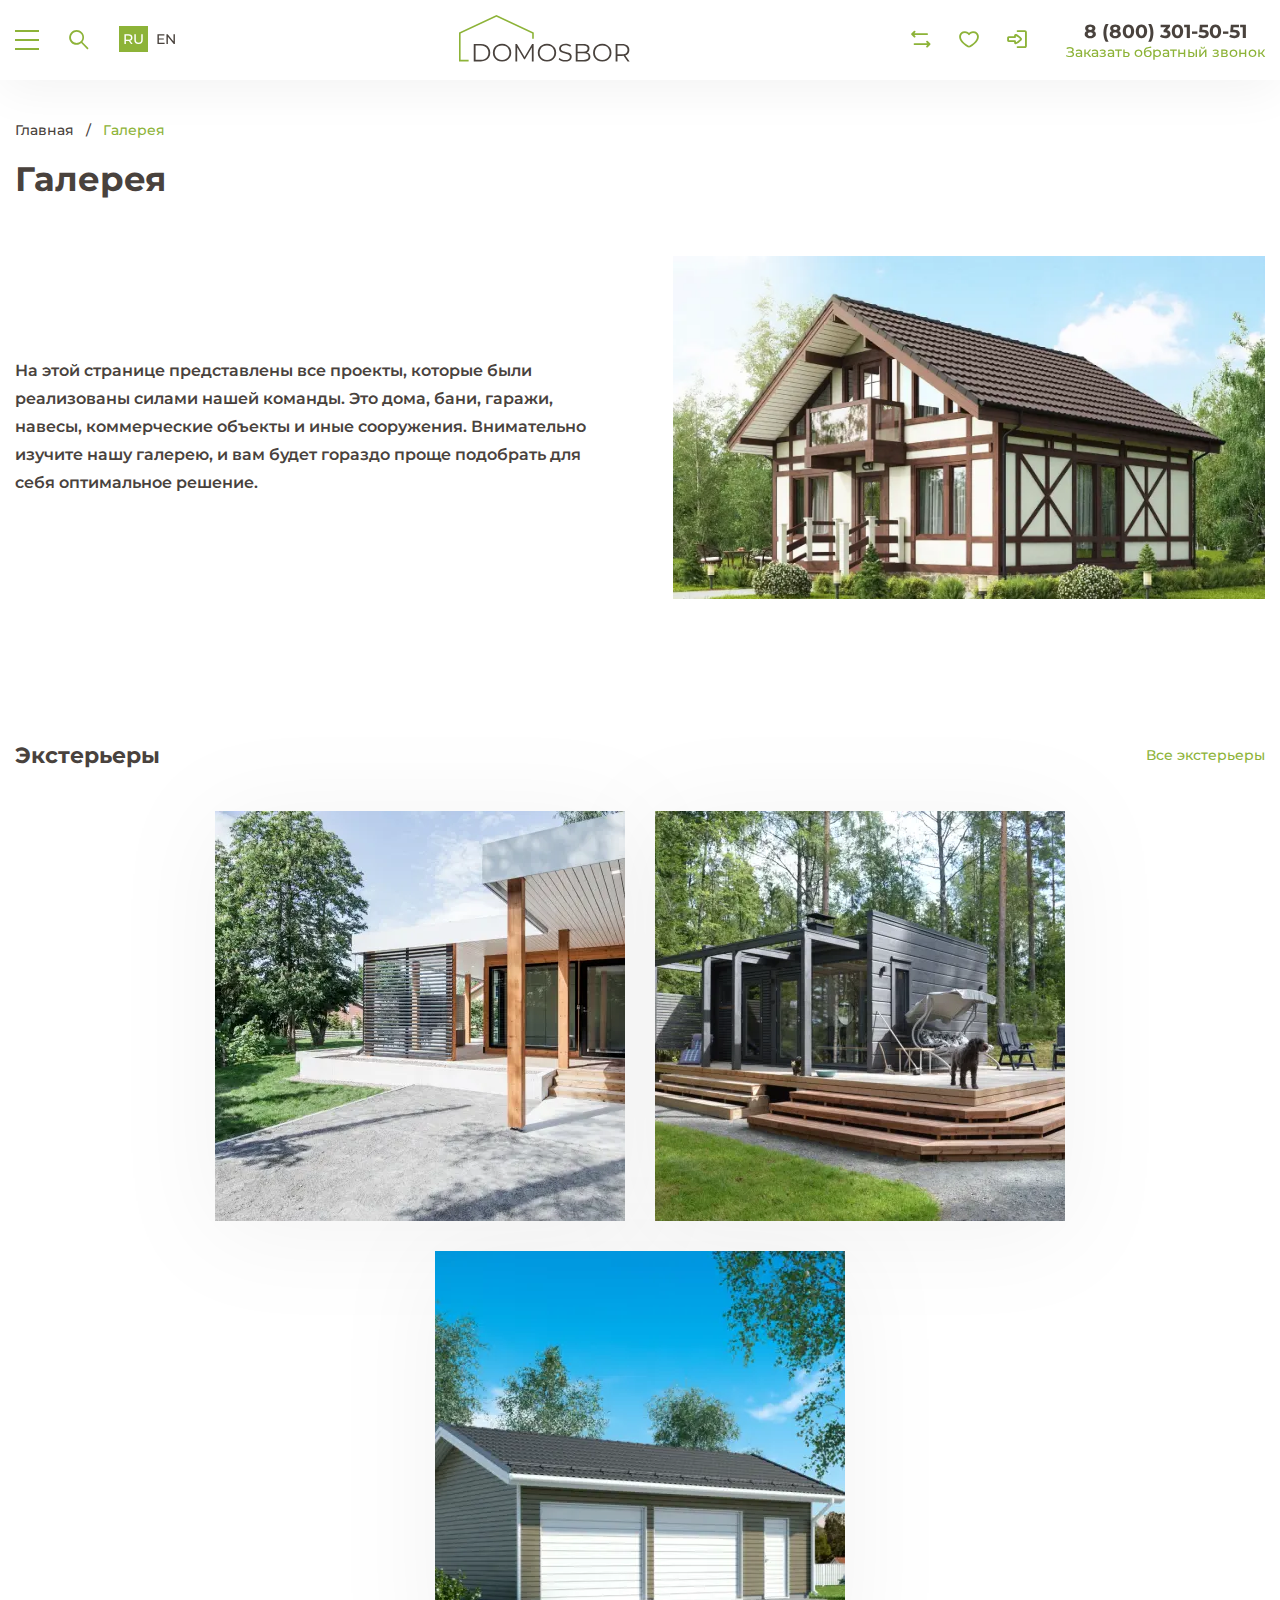
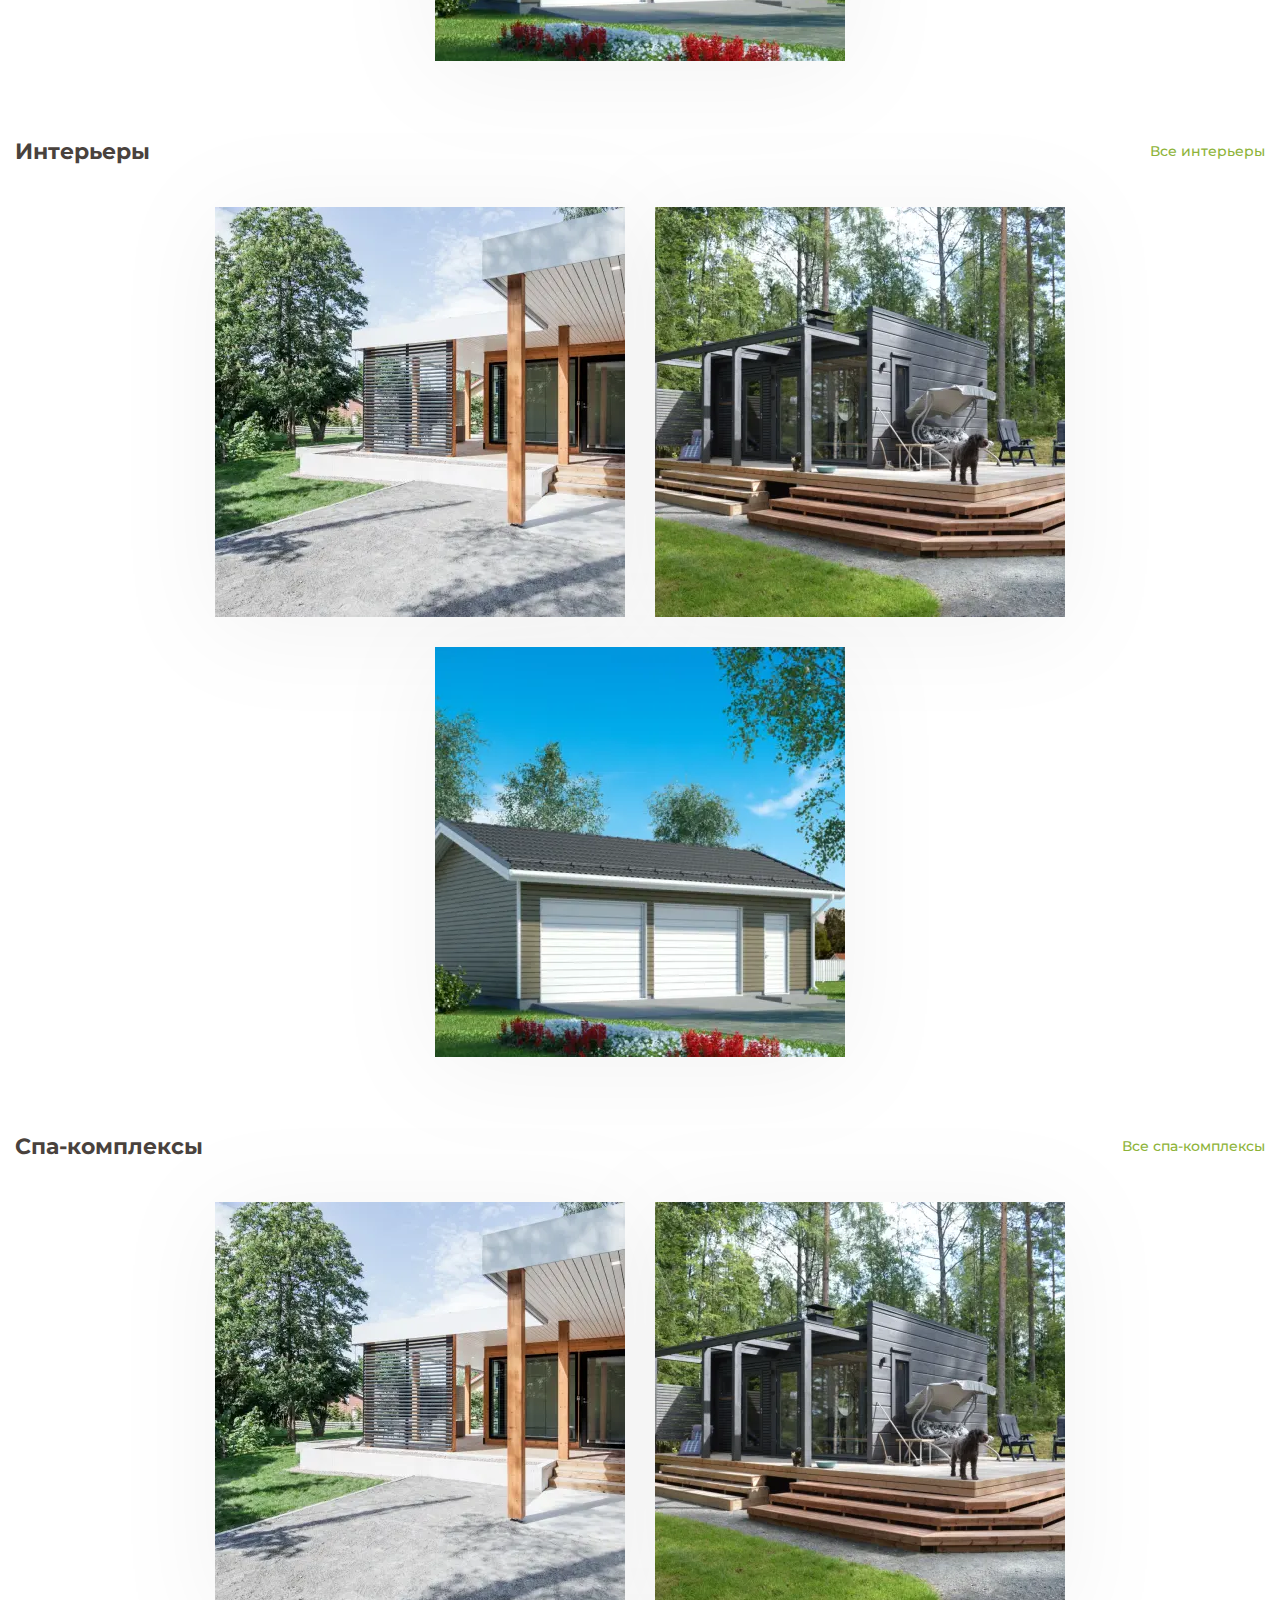
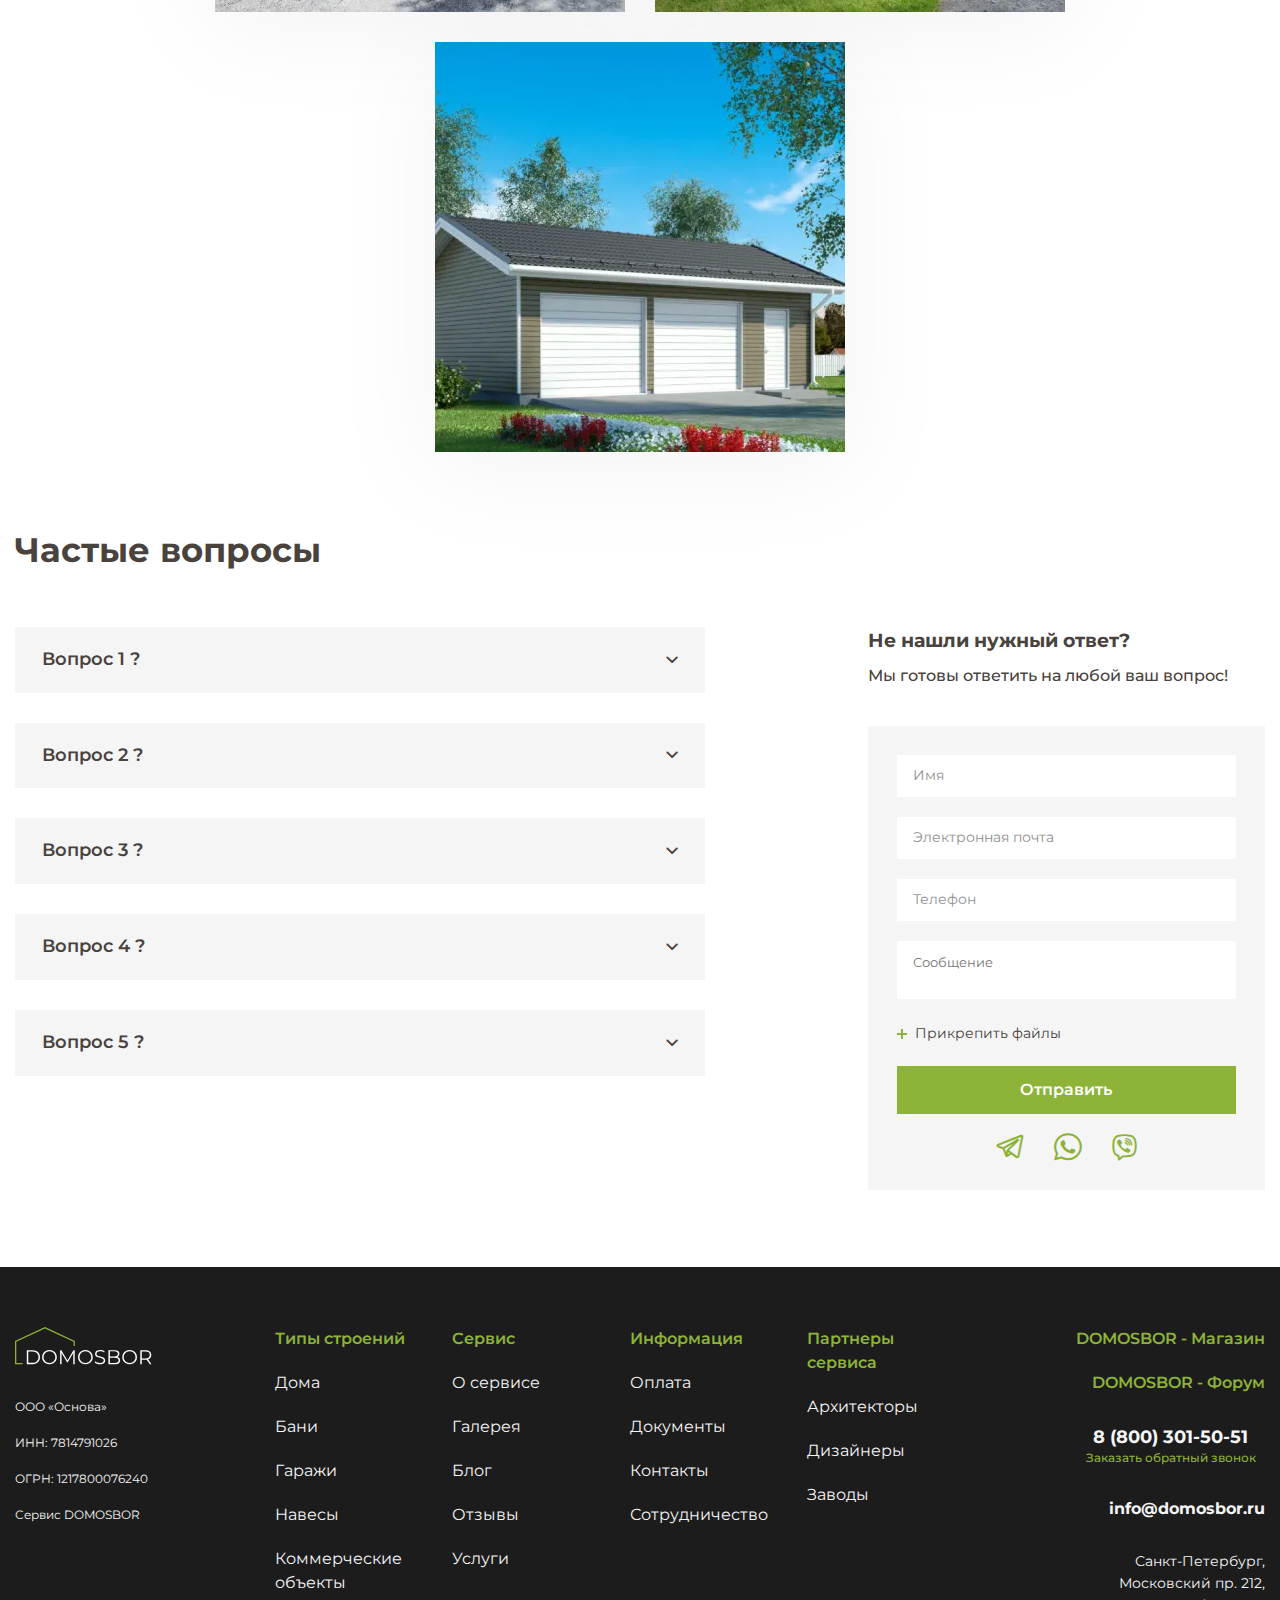
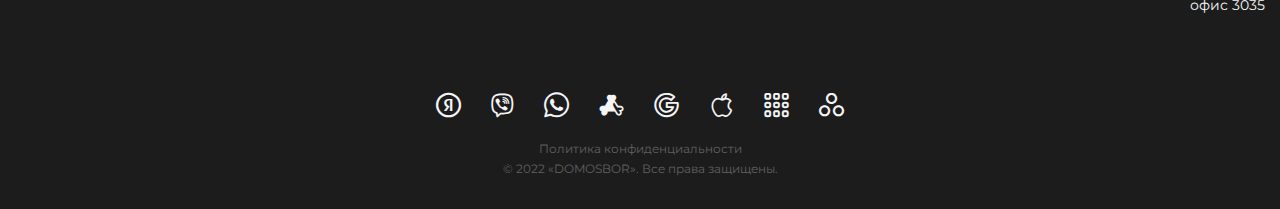
<file: gallery.html>
<!DOCTYPE html>
<html lang="en">
<head>
	<!-- Заголовок страницы в браузере -->
	<title>Галерея</title>
	<!--- SWIPER --->
	<link rel="stylesheet" href="https://cdn.jsdelivr.net/npm/swiper@9/swiper-bundle.min.css?_v=20230613225033" />
	<!-- Подключаем CSS -->
	<link rel="stylesheet" href="css/style.min.css?_v=20230613225033">
	<!-- Кодировка страницы -->
	<!-- С появлением HTML5 можно использовать  -->
	<meta charset="UTF-8">
	<!-- Настройки адаптивности страницы  -->
	<!-- Адаптивность  -->
	<meta name="viewport" content="width=device-width,initial-scale=1.0,maximum-scale=1.0, user-scalable=0">
	<!---maximum-scale=1.0, user-scalable=0--->
	<!-- Отключает формирование ссылки у номера телефона на iOS -->
	<!---<meta name="format-detection" content="telephone=no">--->

	<!-- Краткое описание страницы  -->
	<meta name="description" content="Domosbor, интернет магазин мебели">
	<!-- Ключевые слова страницы  -->
	<meta name="keywords" content="Domosbor, мебель, интернет магазин">

	<!-- Управление доступом поисковых роботов к странице -->
	<!-- Запрет индексации страницы полностью -->
	<!---<meta name="robots" content="none">--->

	<!-- Автор страницы -->
	<meta name="Author" content="shms59">
	<!-- Авторские права -->
	<meta name="Copyright" content="2023">
	<!-- Адрес автора -->
	<meta name="Address" content="">

	<!-- локализация сайта, для русскоязычного сайта ru_RU -->
	<meta property="og:locale" content="ru_RU">
	<!-- тип контента, по умолчанию используется article -->
	<meta property="og:type" content="article">
	<!-- заголовок страницы, который будет выводится в записи социальной сети -->
	<meta property="og:title" content="Domosbor">
	<!-- описание страницы -->
	<meta property="og:description" content="Domosbor Интернет магазин мебели">
	<!-- ссылка на изображение, которое будет публиковаться в записи -->
	<meta property="og:image" content="">
	<!-- ссылка на текущую страницу -->
	<meta property="og:url" content="">
	<!-- название сайта -->
	<meta property="og:site_name" content="Domosbor">

	<!-- Тип карты, по умолчанию используется summary -->
	<meta name="twitter:card" content="summary">
	<!-- Имя/логин автора -->
	<meta name="twitter:site" content="">
	<!-- Название страницы -->
	<meta name="twitter:title" content="">
	<!-- Описание страницы -->
	<meta name="twitter:description" content="">
	<!-- Cсылка на изображение -->
	<meta name="twitter:image" content="">
</head>

<body class="">
	<div class="wrapper">
		<div class="full-screen">
			<header class="header ">
	<div class="header__wrapper">
		<div class='header__container _container'>
			<nav class="header__navigation">
				<button data-da=".header__container,767,last" type="button" class="header__icon-menu">
					<span></span>
				</button>
				<div data-da=".burger__body,767,1" class="header__search search-header">
					<button type="button" class="search-header__open _icon-search"></button>
					<div class="search-header__hidden">
						<form action="#" method="POST" class="search-header__body">
							<input type="text" autocomplete="off" placeholder="Поиск..." class="search-header__input">
							<button type="submit" data-tippy-content="Find" class="search-header__icon _icon-search"></button>
						</form>
					</div>

				</div>
				<div data-da=".burger__actions,767,first" data-tippy-content="Choose Language" choose-one
					class="header__languages">
					<a choose-one-item href="#" class="header__language _active-choose">RU</a>
					<a choose-one-item href="#" class="header__language">EN</a>
				</div>
			</nav>
			<a href="home.html" class="header__logo">
				<img src="img/logo.svg" alt="logo">
			</a>
			<div data-da=".burger__actions,767,last" class="header__actions">
				<a href="exchange.html" class="header__action exchange _icon-exchange"></a>
				<a href="favourite.html" class="header__action favourite _icon-heart"></a>
				<a href="#" class="header__action entrance _icon-entrance"></a>
			</div>
			<div class="header__call call-header">
				<div data-da=".burger__body,767,2" class="call-header__block">
					<a href="8 800 301-50-51" class="call-header__number">
						8 (800) 301-50-51
					</a>
					<a href="#" class="call-header__link call">
						Заказать обратный звонок
					</a>
				</div>
				<a href="#" class="call-header__icon call _icon-phone"></a>
			</div>
		</div>

	</div>
	<article class="header__burger burger">
		<div class='burger__container _container'>
			<div class="burger__body">
				<div class="burger__actions">

				</div>
				<!-----SEARCH--->
				<nav class="burger__menu menu-burger">
					<div class="menu-burger__body">
						<div data-tabs class='menu-burger__tabs'>
							<div data-spollers="767,max" class='menu-burger__items'>
								<div class=" menu-burger__block ">
									<button data-spoller data-tab='.menu-burger-build'
										class='menu-burger__item _active-tab _icon-arrow-short-down'>Построить</button>
									<div class="menu-burger__block_1">

									</div>
								</div>
								<div class="menu-burger__block ">
									<button data-spoller data-tab='.menu-burger-buy'
										class='menu-burger__item _icon-arrow-short-down'>Купить</button>
									<div class="menu-burger__block_2">

									</div>
								</div>
								<div class="menu-burger__block ">
									<button data-spoller data-tab='.menu-burger-sent'
										class='menu-burger__item _icon-arrow-short-down'>Арендовать</button>
									<div class="menu-burger__block_3">

									</div>
								</div>
							</div>
							<div data-tabs-content class='menu-burger__content'>
								<div data-da=".menu-burger__block_1,767,last"
									class='menu-burger__element element-burger menu-burger-build _active-tab'>
									<div data-spollers="767,max" class="element-burger__body">
										<div class="element-burger__block">
											<div class="element-burger__label">DOMOSBOR - Магазин</div>
											<div class="element-burger__label">DOMOSBOR - Форум</div>
											<button type="button" data-spoller
												class="element-burger__label _icon-arrow-short-down">Типы
												строений</button>
											<div class="element-burger__hidden">
												<ul class="element-burger__list">
													<li class="element-burger__item"><a href="homes.html"
															class="element-burger__link">Дома</a></li>
													<li class="element-burger__item"><a href="#"
															class="element-burger__link">Бани</a></li>
													<li class="element-burger__item"><a href="bathhouse.html"
															class="element-burger__link">Гаражи</a></li>
													<li class="element-burger__item"><a href="canopy.html"
															class="element-burger__link">Навесы</a></li>
													<li class="element-burger__item"><a href="objects.html"
															class="element-burger__link">Коммерческие объекты</a></li>
												</ul>
											</div>
										</div>
										<div class="element-burger__block">
											<button type="button" data-spoller
												class="element-burger__label _icon-arrow-short-down">Технологии</button>
											<div class="element-burger__hidden">
												<ul class="element-burger__list">
													<li class="element-burger__item"><a href="glued-timber.html"
															class="element-burger__link">Клееный
															брус</a></li>
													<li class="element-burger__item"><a href="carriage.html"
															class="element-burger__link">Лафет</a></li>
													<li class="element-burger__item"><a href="half-timbered.html"
															class="element-burger__link">Фахверковые</a></li>
													<li class="element-burger__item"><a href="felled-tree.html"
															class="element-burger__link">Рубленное бревно</a></li>
													<li class="element-burger__item"><a href="sceleton.html"
															class="element-burger__link">Каркасные</a></li>
													<li class="element-burger__item"><a href="panels.html"
															class="element-burger__link">CLT
															панели</a></li>
													<li class="element-burger__item"><a href="panel-sceleton.html"
															class="element-burger__link">Панельно-каркасные</a></li>
													<li class="element-burger__item"><a href="kelo.html"
															class="element-burger__link">Kelo
															(кело)</a></li>
												</ul>
											</div>
										</div>
										<div class="element-burger__block">
											<button type="button" data-spoller
												class="element-burger__label _icon-arrow-short-down">Магазин</button>
											<div class="element-burger__hidden">
												<ul class="element-burger__list">
													<li class="element-burger__item"><a href="farms.html"
															class="element-burger__link">Фермы
															на МЗП</a></li>
													<li class="element-burger__item"><a href="exterior-finish.html"
															class="element-burger__link">Наружная отделка</a></li>
													<li class="element-burger__item"><a href="exterior-bathhouse.html"
															class="element-burger__link">Отделка
															бань и саун</a></li>
													<li class="element-burger__item"><a href="thermal-wood.html"
															class="element-burger__link">Термодревисина</a></li>
													<li class="element-burger__item"><a href="terrace.html"
															class="element-burger__link">Терраса</a></li>
													<li class="element-burger__item"><a href="painted-wood.html"
															class="element-burger__link">
															Крашенная древисина</a></li>
													<li class="element-burger__item"><a href="exterior-in.html"
															class="element-burger__link">Внутренняя отделка</a></li>
													<li class="element-burger__item"><a href="windows.html"
															class="element-burger__link">Окна</a></li>
												</ul>
											</div>
										</div>
										<div class="element-burger__block">
											<button type="button" data-spoller
												class="element-burger__label _icon-arrow-short-down">Сервис</button>
											<div class="element-burger__hidden">
												<ul class="element-burger__list">
													<li class="element-burger__item"><a href="#" class="element-burger__link">О
															сервисе</a></li>
													<li class="element-burger__item"><a href="gallery.html"
															class="element-burger__link">Галерея</a></li>
													<li class="element-burger__item"><a href="blog.html"
															class="element-burger__link">Блог</a></li>
													<li class="element-burger__item"><a href="reviews.html"
															class="element-burger__link">Отзывы</a></li>
													<li class="element-burger__item"><a href="service.html"
															class="element-burger__link">Услуги</a></li>
												</ul>
											</div>
										</div>
										<div class="element-burger__block">
											<button type="button" data-spoller
												class="element-burger__label _icon-arrow-short-down">Информация</button>
											<div class="element-burger__hidden">
												<ul class="element-burger__list">
													<li class="element-burger__item"><a href="pay.html" class="element-burger__link">
															Оплата</a></li>
													<li class="element-burger__item"><a href="documents.html"
															class="element-burger__link">Документы</a></li>
													<li class="element-burger__item"><a href="contacts.html"
															class="element-burger__link">Контакты</a></li>
													<li class="element-burger__item"><a href="reviews.html"
															class="element-burger__link">Отзывы</a></li>
													<li class="element-burger__item"><a href="collaboration.html"
															class="element-burger__link">Сотрудничество</a></li>
												</ul>
											</div>
										</div>
										<div class="element-burger__block">
											<button type="button" data-spoller
												class="element-burger__label _icon-arrow-short-down">Партнеры
												сервиса</button>
											<div class="element-burger__hidden">
												<ul class="element-burger__list">
													<li class="element-burger__item"><a href="architects.html"
															class="element-burger__link">
															Архитекторы</a></li>
													<li class="element-burger__item"><a href="design.html"
															class="element-burger__link">Дизайнеры</a></li>
													<li class="element-burger__item"><a href="contacts.html"
															class="element-burger__link">Контакты</a></li>
													<li class="element-burger__item"><a href="factories.html"
															class="element-burger__link">Заводы</a></li>
												</ul>
											</div>
										</div>
									</div>
								</div>
								<div data-da=".menu-burger__block_2,767,last" class='menu-burger__element menu-burger-buy'>
									<div data-spollers="767,max" class="element-burger__body">
										<div class="element-burger__block">
											<div class="element-burger__label">DOMOSBOR - Магазин</div>
											<div class="element-burger__label">DOMOSBOR - Форум</div>
											<button type="button" data-spoller
												class="element-burger__label _icon-arrow-short-down">Типы
												строений</button>
											<div class="element-burger__hidden">
												<ul class="element-burger__list">
													<li class="element-burger__item"><a href="homes.html"
															class="element-burger__link">Дома</a></li>
													<li class="element-burger__item"><a href="bathhouse.html"
															class="element-burger__link">Бани</a></li>
													<li class="element-burger__item"><a href="garage.html"
															class="element-burger__link">Гаражи</a></li>
													<li class="element-burger__item"><a href="canopy.html"
															class="element-burger__link">Навесы</a></li>
													<li class="element-burger__item"><a href="objects.html"
															class="element-burger__link">Коммерческие объекты</a></li>
												</ul>
											</div>
										</div>
										<div class="element-burger__block">
											<button type="button" data-spoller
												class="element-burger__label _icon-arrow-short-down">Технологии</button>
											<div class="element-burger__hidden">
												<ul class="element-burger__list">
													<li class="element-burger__item"><a href="glued-timber.html"
															class="element-burger__link">Клееный
															брус</a></li>
													<li class="element-burger__item"><a href="carriage.html"
															class="element-burger__link">Лафет</a></li>
													<li class="element-burger__item"><a href="half-timbered.html"
															class="element-burger__link">Фахверковые</a></li>
													<li class="element-burger__item"><a href="felled-tree.html"
															class="element-burger__link">Рубленное бревно</a></li>
													<li class="element-burger__item"><a href="sceleton.html"
															class="element-burger__link">Каркасные</a></li>
													<li class="element-burger__item"><a href="panels.html"
															class="element-burger__link">CLT
															панели</a></li>
													<li class="element-burger__item"><a href="panel-sceleton.html"
															class="element-burger__link">Панельно-каркасные</a></li>
													<li class="element-burger__item"><a href="kelo.html"
															class="element-burger__link">Kelo
															(кело)</a></li>
												</ul>
											</div>
										</div>
										<div class="element-burger__block">
											<button type="button" data-spoller
												class="element-burger__label _icon-arrow-short-down">Магазин</button>
											<div class="element-burger__hidden">
												<ul class="element-burger__list">
													<li class="element-burger__item"><a href="farms.html"
															class="element-burger__link">Фермы
															на МЗП</a></li>
													<li class="element-burger__item"><a href="exterior-finish.html"
															class="element-burger__link">Наружная отделка</a></li>
													<li class="element-burger__item"><a href="exterior-bathhouse.html"
															class="element-burger__link">Отделка
															бань и саун</a></li>
													<li class="element-burger__item"><a href="thermal-wood.html"
															class="element-burger__link">Термодревисина</a></li>
													<li class="element-burger__item"><a href="terrace.html"
															class="element-burger__link">Терраса</a></li>
													<li class="element-burger__item"><a href="painted-wood.html"
															class="element-burger__link">
															Крашенная древисина</a></li>
													<li class="element-burger__item"><a href="exterior-in.html"
															class="element-burger__link">Внутренняя отделка</a></li>
													<li class="element-burger__item"><a href="windows.html"
															class="element-burger__link">Окна</a></li>
												</ul>
											</div>
										</div>
										<div class="element-burger__block">
											<button type="button" data-spoller
												class="element-burger__label _icon-arrow-short-down">Сервис</button>
											<div class="element-burger__hidden">
												<ul class="element-burger__list">
													<li class="element-burger__item"><a href="service.html"
															class="element-burger__link">О
															сервисе</a></li>
													<li class="element-burger__item"><a href="gallery.html"
															class="element-burger__link">Галерея</a></li>
													<li class="element-burger__item"><a href="blog.html"
															class="element-burger__link">Блог</a></li>
													<li class="element-burger__item"><a href="reviews.html"
															class="element-burger__link">Отзывы</a></li>
													<li class="element-burger__item"><a href="service.html"
															class="element-burger__link">Услуги</a></li>
												</ul>
											</div>
										</div>
										<div class="element-burger__block">
											<button type="button" data-spoller
												class="element-burger__label _icon-arrow-short-down">Информация</button>
											<div class="element-burger__hidden">
												<ul class="element-burger__list">
													<li class="element-burger__item"><a href="pay.html" class="element-burger__link">
															Оплата</a></li>
													<li class="element-burger__item"><a href="documents.html"
															class="element-burger__link">Документы</a></li>
													<li class="element-burger__item"><a href="contacts.html"
															class="element-burger__link">Контакты</a></li>
													<li class="element-burger__item"><a href="reviews.html"
															class="element-burger__link">Отзывы</a></li>
													<li class="element-burger__item"><a href="collaboration.html"
															class="element-burger__link">Сотрудничество</a></li>
												</ul>
											</div>
										</div>
										<div class="element-burger__block">
											<button type="button" data-spoller
												class="element-burger__label _icon-arrow-short-down">Партнеры
												сервиса</button>
											<div class="element-burger__hidden">
												<ul class="element-burger__list">
													<li class="element-burger__item"><a href="architects.html"
															class="element-burger__link">
															Архитекторы</a></li>
													<li class="element-burger__item"><a href="design.html"
															class="element-burger__link">Дизайнеры</a></li>
													<li class="element-burger__item"><a href="contacts.html"
															class="element-burger__link">Контакты</a></li>
													<li class="element-burger__item"><a href="factories.html"
															class="element-burger__link">Заводы</a></li>
												</ul>
											</div>
										</div>
									</div>
								</div>
								<div data-da=".menu-burger__block_3,767,last" class='menu-burger__element menu-burger-sent'>
									<div data-spollers="767,max" class="element-burger__body">
										<div class="element-burger__block">
											<div class="element-burger__label">DOMOSBOR - Магазин</div>
											<div class="element-burger__label">DOMOSBOR - Форум</div>
											<button type="button" data-spoller
												class="element-burger__label _icon-arrow-short-down">Типы
												строений</button>
											<div class="element-burger__hidden">
												<ul class="element-burger__list">
													<li class="element-burger__item"><a href="homes.html"
															class="element-burger__link">Дома</a></li>
													<li class="element-burger__item"><a href="bathhouse.html"
															class="element-burger__link">Бани</a></li>
													<li class="element-burger__item"><a href="garage.html"
															class="element-burger__link">Гаражи</a></li>
													<li class="element-burger__item"><a href="canopy.html"
															class="element-burger__link">Навесы</a></li>
													<li class="element-burger__item"><a href="objects.html"
															class="element-burger__link">Коммерческие объекты</a></li>
												</ul>
											</div>
										</div>
										<div class="element-burger__block">
											<button type="button" data-spoller
												class="element-burger__label _icon-arrow-short-down">Технологии</button>
											<div class="element-burger__hidden">
												<ul class="element-burger__list">
													<li class="element-burger__item"><a href="glued-timber.html"
															class="element-burger__link">Клееный
															брус</a></li>
													<li class="element-burger__item"><a href="carriage.html"
															class="element-burger__link">Лафет</a></li>
													<li class="element-burger__item"><a href="half-timbered.html"
															class="element-burger__link">Фахверковые</a></li>
													<li class="element-burger__item"><a href="felled-tree.html"
															class="element-burger__link">Рубленное бревно</a></li>
													<li class="element-burger__item"><a href="sceleton.html"
															class="element-burger__link">Каркасные</a></li>
													<li class="element-burger__item"><a href="panels.html"
															class="element-burger__link">CLT
															панели</a></li>
													<li class="element-burger__item"><a href="panel-sceleton.html"
															class="element-burger__link">Панельно-каркасные</a></li>
													<li class="element-burger__item"><a href="kelo.html"
															class="element-burger__link">Kelo
															(кело)</a></li>
												</ul>
											</div>
										</div>
										<div class="element-burger__block">
											<button type="button" data-spoller
												class="element-burger__label _icon-arrow-short-down">Магазин</button>
											<div class="element-burger__hidden">
												<ul class="element-burger__list">
													<li class="element-burger__item"><a href="farms.html"
															class="element-burger__link">Фермы
															на МЗП</a></li>
													<li class="element-burger__item"><a href="exterior-finish.html"
															class="element-burger__link">Наружная отделка</a></li>
													<li class="element-burger__item"><a href="exterior-bathhouse.html"
															class="element-burger__link">Отделка
															бань и саун</a></li>
													<li class="element-burger__item"><a href="thermal-wood.html"
															class="element-burger__link">Термодревисина</a></li>
													<li class="element-burger__item"><a href="terrace.html"
															class="element-burger__link">Терраса</a></li>
													<li class="element-burger__item"><a href="painted-wood.html"
															class="element-burger__link">
															Крашенная древисина</a></li>
													<li class="element-burger__item"><a href="exterior-in.html"
															class="element-burger__link">Внутренняя отделка</a></li>
													<li class="element-burger__item"><a href="windows.html"
															class="element-burger__link">Окна</a></li>
												</ul>
											</div>
										</div>
										<div class="element-burger__block">
											<button type="button" data-spoller
												class="element-burger__label _icon-arrow-short-down">Сервис</button>
											<div class="element-burger__hidden">
												<ul class="element-burger__list">
													<li class="element-burger__item"><a href="service.html"
															class="element-burger__link">О
															сервисе</a></li>
													<li class="element-burger__item"><a href="gallery.html"
															class="element-burger__link">Галерея</a></li>
													<li class="element-burger__item"><a href="blog.html"
															class="element-burger__link">Блог</a></li>
													<li class="element-burger__item"><a href="reviews.html"
															class="element-burger__link">Отзывы</a></li>
													<li class="element-burger__item"><a href="service.html"
															class="element-burger__link">Услуги</a></li>
												</ul>
											</div>
										</div>
										<div class="element-burger__block">
											<button type="button" data-spoller
												class="element-burger__label _icon-arrow-short-down">Информация</button>
											<div class="element-burger__hidden">
												<ul class="element-burger__list">
													<li class="element-burger__item"><a href="pay.html" class="element-burger__link">
															Оплата</a></li>
													<li class="element-burger__item"><a href="documents.html"
															class="element-burger__link">Документы</a></li>
													<li class="element-burger__item"><a href="contacts.html"
															class="element-burger__link">Контакты</a></li>
													<li class="element-burger__item"><a href="reviews.html"
															class="element-burger__link">Отзывы</a></li>
													<li class="element-burger__item"><a href="collaboration.html"
															class="element-burger__link">Сотрудничество</a></li>
												</ul>
											</div>
										</div>
										<div class="element-burger__block">
											<button type="button" data-spoller
												class="element-burger__label _icon-arrow-short-down">Партнеры
												сервиса</button>
											<div class="element-burger__hidden">
												<ul class="element-burger__list">
													<li class="element-burger__item"><a href="architects.html"
															class="element-burger__link">
															Архитекторы</a></li>
													<li class="element-burger__item"><a href="design.html"
															class="element-burger__link">Дизайнеры</a></li>
													<li class="element-burger__item"><a href="contacts.html"
															class="element-burger__link">Контакты</a></li>
													<li class="element-burger__item"><a href="factories.html"
															class="element-burger__link">Заводы</a></li>
												</ul>
											</div>
										</div>
									</div>
								</div>
							</div>
						</div>
					</div>
				</nav>
			</div>
		</div>
	</article>
	<div class="header__entrance entrance-header">
		<div class='entrance-header__container _container'>
			<div class="entrance-header__body">
				<div data-tabs class='entrance-header__tabs forms-tabs'>
					<div class='entrance-header__tab-items forms-tabs__items'>
						<button data-tab='.classical'
							class='entrance-header__tab forms-tabs__tab _tab-button _active-tab'>Пользователь
						</button>
						<button data-tab='.professional'
							class='entrance-header__tab forms-tabs__tab _tab-button'>Профессионал</button>
					</div>
					<div data-tabs-content class='entrance-header__forms forms-tabs__forms'>
						<form action="#" method="POST"
							class="entrance-header__form form-entrance forms-tabs__form form-tabs classical _active-tab _gray-form">
							<div class="form-entrance__body form-tabs__body">
								<div class="form-entrance__block">
									<h2 class="form-entrance__title">
										Электронная почта / Телефон
									</h2>
									<div class="form-tabs__item _white-input _flying-input">

										<input required tabindex="1" type="text" autocomplete="off" validation
											class="form-tabs__input">
										<label class="form-tabs__label">Email</label>
									</div>
								</div>
								<div class="form-entrance__block">
									<h2 class="form-entrance__title">
										Пароль
									</h2>
									<div class="form-tabs__item _white-input _flying-input">

										<input required tabindex="2" type="text" autocomplete="off" class="form-tabs__input">
										<label class="form-tabs__label">Пароль</label>
									</div>
								</div>
								<button tabindex="3" type="submit" class="form-tabs__button _btn-green">
									Войти
								</button>
								<a href="#" class="form-entrance__link registry">Регистрация</a>
								<div class="form-entrance__icons">
									<a href="#" class="form-entrance__icon _icon-google-alt"></a>
									<a href="#" class="form-entrance__icon _icon-yandex"></a>
									<a href="#" class="form-entrance__icon _icon-vk"></a>
								</div>
							</div>
						</form>
						<form action="#" method="POST"
							class="entrance-header__form form-entrance forms-tabs__form form-tabs professional _gray-form">
							<div class="form-entrance__body form-tabs__body">
								<div class="form-entrance__block">
									<h2 class="form-entrance__title">
										Электронная почта / Телефон
									</h2>
									<div class="form-tabs__item _white-input _flying-input">

										<input required tabindex="4" type="text" autocomplete="off" validation
											class="form-tabs__input ">
										<label class="form-tabs__label">Email</label>
									</div>
								</div>
								<div class="form-entrance__block">
									<h2 class="form-entrance__title">
										Пароль
									</h2>
									<div class="form-tabs__item _white-input _flying-input">

										<input required tabindex="5" type="text" autocomplete="off" class="form-tabs__input ">
										<label class="form-tabs__label">Пароль</label>
									</div>
								</div>
								<button tabindex="6" type="submit" class="form-tabs__button _btn-green">
									Войти
								</button>
								<a href="#" class="form-entrance__link registry">Регистрация</a>
							</div>
						</form>
					</div>
				</div>
				<nav class="entrance-header__actions actions-entrance">
					<h2 class="actions-entrance__title">
						Domosbor <span> PRO</span>
					</h2>
					<div class="actions-entrance__body">
						<a data-tippy-content="Lorem ipsum dolor sit amet, consectetur adipiscing elit. Amet elementum eu sed sed. Nulla semper euismod nam posuere egestas lorem venenatis. At urna cum pulvinar arcu morbi elementum amet et enim. Tincidunt venenatis, turpis facilisi tempor nunc, eget netus nunc risus."
							href="#" class="actions-entrance__button _btn-green">Сдать объект</a>
						<a href="#" class="actions-entrance__button _btn-green">Продать объект</a>
						<a href="#" class="actions-entrance__button _btn-green">Стать партнером сервиса</a>
					</div>
				</nav>
			</div>
		</div>
	</div>
	<div class="header__registration registration-header">
		<div class='registration-header__container _container'>
			<div class="registration-header__body">
				<h2 class="registration-header__title">
					Регистрация
				</h2>
				<h3 class="registration-header__sub-title">
					Введите почту и пароль
				</h3>
				<form action="#" method="POST" class="registration-header__form form-registration">
					<div class="form-registration__body">
						<div class="form-registration__item _gray-input _flying-input">

							<input type="text" autocomplete="off" validation class="form-registration__input ">
							<label class="form-registration__label">Электронная почта</label>
						</div>
						<div class="form-registration__item _gray-input _flying-input">

							<input type="text" autocomplete="off" class="form-registration__input">
							<label class="form-registration__label">Пароль </label>
						</div>
						<div class="form-registration__item _gray-input _flying-input">
							<label class="form-registration__label">Пароль повторно</label>
							<input type="text" autocomplete="off" class="form-registration__input">
						</div>
						<button class="form-registration__button _btn-green">Регистрация</button>
					</div>
				</form>
			</div>
		</div>
	</div>
	<div class="header__connect connect-header">
		<div class='connect-header__container _container'>
			<div class="connect-header__body">
				<h2 class="connect-header__title">ФОРМА СВЯЗИ</h2>

				<form action="#" method="post" class="connect-header__form form-main">
	<div class="form-main__body">
		<div class="form-main__input _gray-input _flying-input">
			<input type="text" autocomplete="off" required class="form-main__field">
			<label class="main-form__label">
				Имя
			</label>
		</div>
		<div class="form-main__input _gray-input _flying-input">
			<input type="text" autocomplete="off" validation required class="form-main__field">
			<label class="main-form__label">
				Электронная почта
			</label>
		</div>
		<div class="form-main__input _gray-input _flying-input">
			<input type="tel" autocomplete="off" required class="form-main__field">
			<label class="main-form__label">
				Телефон
			</label>
		</div>
		<div class="form-main__input _gray-input">
			<textarea placeholder="Сообщение" maxlength="300" style="resize: none; appearance: none;" type="text"
				autocomplete="off" class="form-main__field"></textarea>
		</div>
		<div class="form-main__files files-form">
			<input type="file" class="files-form__input">
			<span class="plus-icon files-form__icon">
				<span class="filter"></span>
				<span class="filter"></span>
			</span>
			<div class="files-form__text">
				Прикрепить файлы
			</div>
		</div>
		<button type="submit" class="form-main__button _btn-green">
			Отправить
		</button>
		<div class="form-main__icons">
			<a href="#" class="form-main__icon _icon-telegram"></a>
			<a href="#" class="form-main__icon _icon-whatsapp"></a>
			<a href="#" class="form-main__icon _icon-viber"></a>
		</div>
	</div>
</form>
			</div>
		</div>
	</div>
</header>
			<nav class="breadcrumbs search-breadcrumbs">
				<div class='breadcrumbs__container _container'>
					<div class="breadcrumbs__body">
						<ul class="breadcrumbs__list">
							<li class="breadcrumbs__item"><a href="home.html" class="breadcrumbs__link breadcrumbs__link_prev">
									Главная
								</a></li>
							<li class="breadcrumbs__item"><a href="home.html" class="breadcrumbs__link breadcrumbs__link_prev">
									/
								</a></li>
							<li class="breadcrumbs__item"><a href="gallery.html"
									class="breadcrumbs__link breadcrumbs__link_next">
									Галерея
								</a></li>
						</ul>
					</div>
				</div>
			</nav>
			<div class="title-block search-title">
				<div class='title-block__container _container'>
					<h1 class="title-block__main-title">
						Галерея
					</h1>
				</div>
			</div>
			<main class="page page-gallery">
				<section class="page__information information information_service">
					<div class='information__container _container'>

						<div class="information__body">
							<div class="information__text-block">
								<div class="information__text">
									На этой странице представлены все проекты, которые были реализованы силами нашей команды. Это
									дома, бани, гаражи, навесы, коммерческие объекты и иные сооружения. Внимательно изучите нашу
									галерею, и вам будет гораздо проще подобрать для себя оптимальное решение.
								</div>

							</div>
							<div class="information__image">
								<picture><source srcset="img/information/02.webp" type="image/webp"><img src="img/information/02.png" alt="image"></picture>
							</div>
						</div>

					</div>
				</section>
				<section class="page__gallery gallery">
					<div class='gallery__container _container'>
						<div class="gallery__body _gallery">
							<div class="gallery__block">
								<div class="gallery__header">
									<h2 class="gallery__label">Экстерьеры</h2>
									<a href="#" class="gallery__link">
										Все экстерьеры
									</a>
								</div>

								<div class="gallery__images">
									<div class="gallery__image">
										<picture><source srcset="img/gallery/01.webp" type="image/webp"><img src="img/gallery/01.png" alt="image"></picture>
									</div>
									<div class="gallery__image">
										<picture><source srcset="img/gallery/02.webp" type="image/webp"><img src="img/gallery/02.png" alt="image"></picture>
									</div>
									<div class="gallery__image">
										<picture><source srcset="img/gallery/03.webp" type="image/webp"><img src="img/gallery/03.png" alt="image"></picture>
									</div>
								</div>
							</div>
							<div class="gallery__block">
								<div class="gallery__header">
									<h2 class="gallery__label">Интерьеры</h2>
									<a href="#" class="gallery__link">
										Все интерьеры
									</a>
								</div>

								<div class="gallery__images">
									<div class="gallery__image">
										<picture><source srcset="img/gallery/04.webp" type="image/webp"><img src="img/gallery/04.png" alt="image"></picture>
									</div>
									<div class="gallery__image">
										<picture><source srcset="img/gallery/05.webp" type="image/webp"><img src="img/gallery/05.png" alt="image"></picture>
									</div>
									<div class="gallery__image">
										<picture><source srcset="img/gallery/06.webp" type="image/webp"><img src="img/gallery/06.png" alt="image"></picture>
									</div>
								</div>
							</div>
							<div class="gallery__block">
								<div class="gallery__header">
									<h2 class="gallery__label">Спа-комплексы</h2>
									<a href="#" class="gallery__link">
										Все спа-комплексы
									</a>
								</div>

								<div class="gallery__images">
									<div class="gallery__image">
										<picture><source srcset="img/gallery/07.webp" type="image/webp"><img src="img/gallery/07.png" alt="image"></picture>
									</div>
									<div class="gallery__image">
										<picture><source srcset="img/gallery/08.webp" type="image/webp"><img src="img/gallery/08.png" alt="image"></picture>
									</div>
									<div class="gallery__image">
										<picture><source srcset="img/gallery/09.webp" type="image/webp"><img src="img/gallery/09.png" alt="image"></picture>
									</div>
								</div>
							</div>
						</div>
					</div>
				</section>

				<section class="page__questions questions">
	<div class='questions__container _container'>
		<h2 class="questions__title  _main-title">
			Частые вопросы
		</h2>
		<div class="questions__body">
			<div data-spollers data-one-spoller class="questions__spollers">
				<div class="questions__spoller">
					<button data-spoller class="questions__button _spoller-button">Вопрос 1 ?</button>
					<div class="questions__hidden _spoller-item">
						<div class="questions__content">
							<div class="questions__video-block">
								<div class="questions__video">
									<picture><source srcset="img/questions/01.webp" type="image/webp"><img src="img/questions/01.png" alt="video-link"></picture>
								</div>
								<a href="#" class="questions__mark _actions_video-link">
									<div>
										<span></span>
									</div>
								</a>
							</div>
						</div>
					</div>
				</div>
				<div class="questions__spoller">
					<button data-spoller class="questions__button _spoller-button">Вопрос 2 ?</button>
					<div class="questions__hidden _spoller-item">
						<div class="questions__content">
							<div class="questions__video-block">
								<div class="questions__video">
									<picture><source srcset="img/questions/01.webp" type="image/webp"><img src="img/questions/01.png" alt="video-link"></picture>
								</div>
								<a href="#" class="questions__mark _actions_video-link">
									<div>
										<span></span>
									</div>
								</a>
							</div>
						</div>
					</div>
				</div>
				<div class="questions__spoller">
					<button data-spoller class="questions__button _spoller-button">Вопрос 3 ?</button>
					<div class="questions__hidden _spoller-item">
						<div class="questions__content">
							<div class="questions__video-block">
								<div class="questions__video">
									<picture><source srcset="img/questions/01.webp" type="image/webp"><img src="img/questions/01.png" alt="video-link"></picture>
								</div>
								<a href="#" class="questions__mark _actions_video-link">
									<div>
										<span></span>
									</div>
								</a>
							</div>
						</div>
					</div>
				</div>
				<div class="questions__spoller">
					<button data-spoller class="questions__button _spoller-button">Вопрос 4 ?</button>
					<div class="questions__hidden _spoller-item">
						<div class="questions__content">
							<div class="questions__video-block">
								<div class="questions__video">
									<picture><source srcset="img/questions/01.webp" type="image/webp"><img src="img/questions/01.png" alt="video-link"></picture>
								</div>
								<a href="#" class="questions__mark _actions_video-link">
									<div>
										<span></span>
									</div>
								</a>
							</div>
						</div>
					</div>
				</div>
				<div class="questions__spoller">
					<button data-spoller class="questions__button _spoller-button">Вопрос 5 ?</button>
					<div class="questions__hidden _spoller-item">
						<div class="questions__content">
							<div class="questions__video-block">
								<div class="questions__video">
									<picture><source srcset="img/questions/01.webp" type="image/webp"><img src="img/questions/01.png" alt="video-link"></picture>
								</div>
								<a href="#" class="questions__mark _actions_video-link">
									<div>
										<span></span>
									</div>
								</a>
							</div>
						</div>
					</div>
				</div>
			</div>
			<div class="questions__block">
				<h3 class="questions__sub-title _sub-title">
					Не нашли нужный ответ?
				</h3>
				<h4 class="questions__sub-sub-title">
					Мы готовы ответить на любой ваш вопрос!
				</h4>
				<form action="#" method="post" class="questions__form form-main">
					<div class="form-main__body">
						<div class="form-main__input _white-input _flying-input">
							<input type="text" autocomplete="off" required class="form-main__field">
							<label class="main-form__label">
								Имя
							</label>
						</div>
						<div class="form-main__input _white-input _flying-input">
							<input type="text" autocomplete="off" validation required class="form-main__field">
							<label class="main-form__label">
								Электронная почта
							</label>
						</div>
						<div class="form-main__input _white-input _flying-input">
							<input type="tel" autocomplete="off" required class="form-main__field">
							<label class="main-form__label">
								Телефон
							</label>
						</div>
						<div class="form-main__input _white-input">
							<textarea placeholder="Сообщение" maxlength="300" style="resize: none; appearance: none;"
								type="text" autocomplete="off" class="form-main__field"></textarea>
						</div>
						<div class="form-main__files files-form">
							<input type="file" class="files-form__input">
							<span class="plus-icon files-form__icon">
								<span class="filter"></span>
								<span class="filter"></span>
							</span>
							<div class="files-form__text">
								Прикрепить файлы
							</div>
						</div>
						<button type="submit" class="form-main__button _btn-green">
							Отправить
						</button>
						<div class="form-main__icons">
							<a href="#" class="form-main__icon _icon-telegram"></a>
							<a href="#" class="form-main__icon _icon-whatsapp"></a>
							<a href="#" class="form-main__icon _icon-viber"></a>
						</div>
					</div>
				</form>
			</div>

		</div>
	</div>
</section>
			</main>
			
			<footer class="footer">
	<div class='footer__container _container'>
		<div class="footer__body">
			<div class="footer__info info-footer">
				<a href="#" class="info-footer__logo"><img src="img/logo-alt.svg" alt="logo"></a>
				<ul class="info-footer__list">
					<li class="info-footer__item">
						ООО «Основа»
					</li>
					<li class="info-footer__item">
						ИНН: 7814791026
					</li>
					<li class="info-footer__item">
						ОГРН: 1217800076240
					</li>
					<li class="info-footer__item">
						Сервис DOMOSBOR
					</li>
				</ul>
			</div>
			<nav class="footer__menu menu-footer">
				<div data-spollers="1024,max" class="menu-footer__body">
					<div class="menu-footer__block">
						<h2 data-spoller class="menu-footer__label _icon-arrow-short-down">Типы строений</h2>
						<ul class="menu-footer__list">
							<li class="menu-footer__item"><a href="homes.html" class="menu-footer__link">
									Дома
								</a></li>
							<li class="menu-footer__item"><a href="bathhouse.html" class="menu-footer__link">
									Бани
								</a></li>
							<li class="menu-footer__item"><a href="garage.html" class="menu-footer__link">
									Гаражи
								</a></li>
							<li class="menu-footer__item"><a href="canopy.html" class="menu-footer__link">
									Навесы
								</a></li>
							<li class="menu-footer__item"><a href="objects.html" class="menu-footer__link">
									Коммерческие объекты
								</a></li>
						</ul>
					</div>
					<div class="menu-footer__block">
						<h2 data-spoller class="menu-footer__label _icon-arrow-short-down">Сервис</h2>
						<ul class="menu-footer__list">
							<li class="menu-footer__item"><a href="service.html" class="menu-footer__link">
									О сервисе
								</a></li>
							<li class="menu-footer__item"><a href="gallery.html" class="menu-footer__link">
									Галерея
								</a></li>
							<li class="menu-footer__item"><a href="blog.html" class="menu-footer__link">
									Блог
								</a></li>
							<li class="menu-footer__item"><a href="reviews.html" class="menu-footer__link">
									Отзывы
								</a></li>
							<li class="menu-footer__item"><a href="service.html" class="menu-footer__link">
									Услуги
								</a></li>
						</ul>
					</div>
					<div class="menu-footer__block">
						<h2 data-spoller class="menu-footer__label _icon-arrow-short-down">Информация</h2>
						<ul class="menu-footer__list">
							<li class="menu-footer__item"><a href="pay.html" class="menu-footer__link">
									Оплата
								</a></li>
							<li class="menu-footer__item"><a href="documents.html" class="menu-footer__link">
									Документы
								</a></li>
							<li class="menu-footer__item"><a href="blog.html" class="menu-footer__link">
									Контакты
								</a></li>
							<li class="menu-footer__item"><a href="collaboration.html" class="menu-footer__link">
									Сотрудничество
								</a></li>

						</ul>
					</div>
					<div class="menu-footer__block">
						<h2 data-spoller class="menu-footer__label _icon-arrow-short-down">Партнеры сервиса</h2>
						<ul class="menu-footer__list">
							<li class="menu-footer__item"><a href="architects.html" class="menu-footer__link">
									Архитекторы
								</a></li>
							<li class="menu-footer__item"><a href="design.html" class="menu-footer__link">
									Дизайнеры
								</a></li>
							<li class="menu-footer__item"><a href="factories.html" class="menu-footer__link">
									Заводы
								</a></li>


						</ul>
					</div>
				</div>
			</nav>
			<div data-da=".footer__body,1024,1" class="footer__block block-footer">
				<div class="block-footer__labels">
					<h2 class="block-footer__label">DOMOSBOR - Магазин</h2>
					<h2 class="block-footer__label">DOMOSBOR - Форум</h2>
				</div>
				<div class="block-footer__contacts">
					<div class="block-footer__call">
						<a href="8 800 301-50-51" class="block-footer__call-text">8 (800) 301-50-51</a>
						<a href="#" class="block-footer__call-link call">Заказать обратный звонок</a>
					</div>
					<a href="#" class="block-footer__mail">
						info@domosbor.ru
					</a>
					<ul class="block-footer__list">
						<li class="block-footer__item">
							Санкт-Петербург,
						</li>
						<li class="block-footer__item">
							Московский пр. 212,
						</li>
						<li class="block-footer__item">
							офис 3035
						</li>
					</ul>
				</div>

			</div>
		</div>
		<div class="footer__icons">
			<a href="#" class="footer__icon _icon-yandex">

			</a>
			<a href="#" class="footer__icon _icon-viber">

			</a>
			<a href="#" class="footer__icon _icon-whatsapp">

			</a>
			<a href="#" class="footer__icon _icon-app-store">

			</a>
			<a href="#" class="footer__icon _icon-google-alt">

			</a>
			<a href="#" class="footer__icon _icon-apple">

			</a>
			<a href="#" class="footer__icon _icon-apps">

			</a>
			<a href="#" class="footer__icon _icon-asana">

			</a>
		</div>
		<div class="footer__rules rules-footer">
			<div class="rules-footer__text">
				<span> Политика конфиденциальности</span>
				<span>© 2022 «DOMOSBOR». Все права защищены.</span>
			</div>
		</div>
	</div>
</footer>
		</div>

	</div>
	<!---<script src="https://ajax.googleapis.com/ajax/libs/jquery/2.2.0/jquery.min.js?_v=20230613225033"></script>-->
	<script src="js/app.min.js?_v=20230613225033"></script>
</body>

</html>
</file>
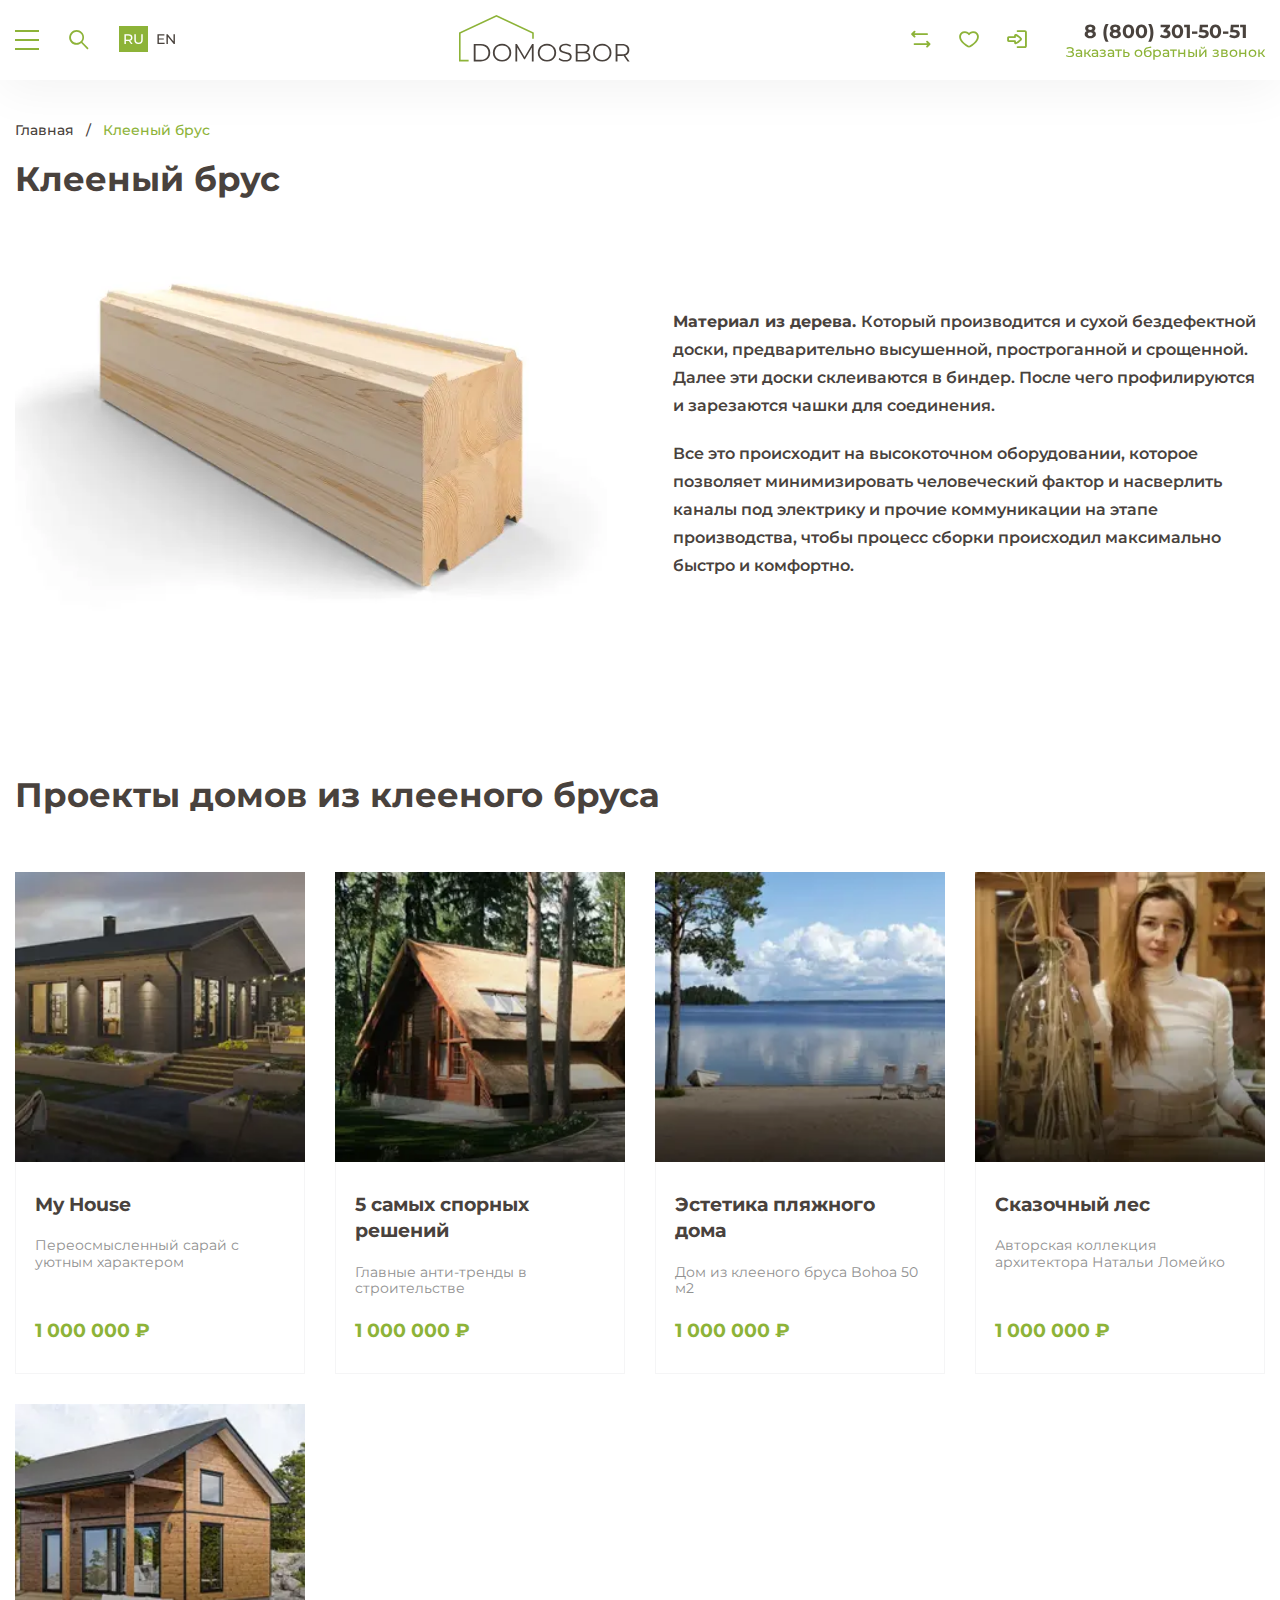
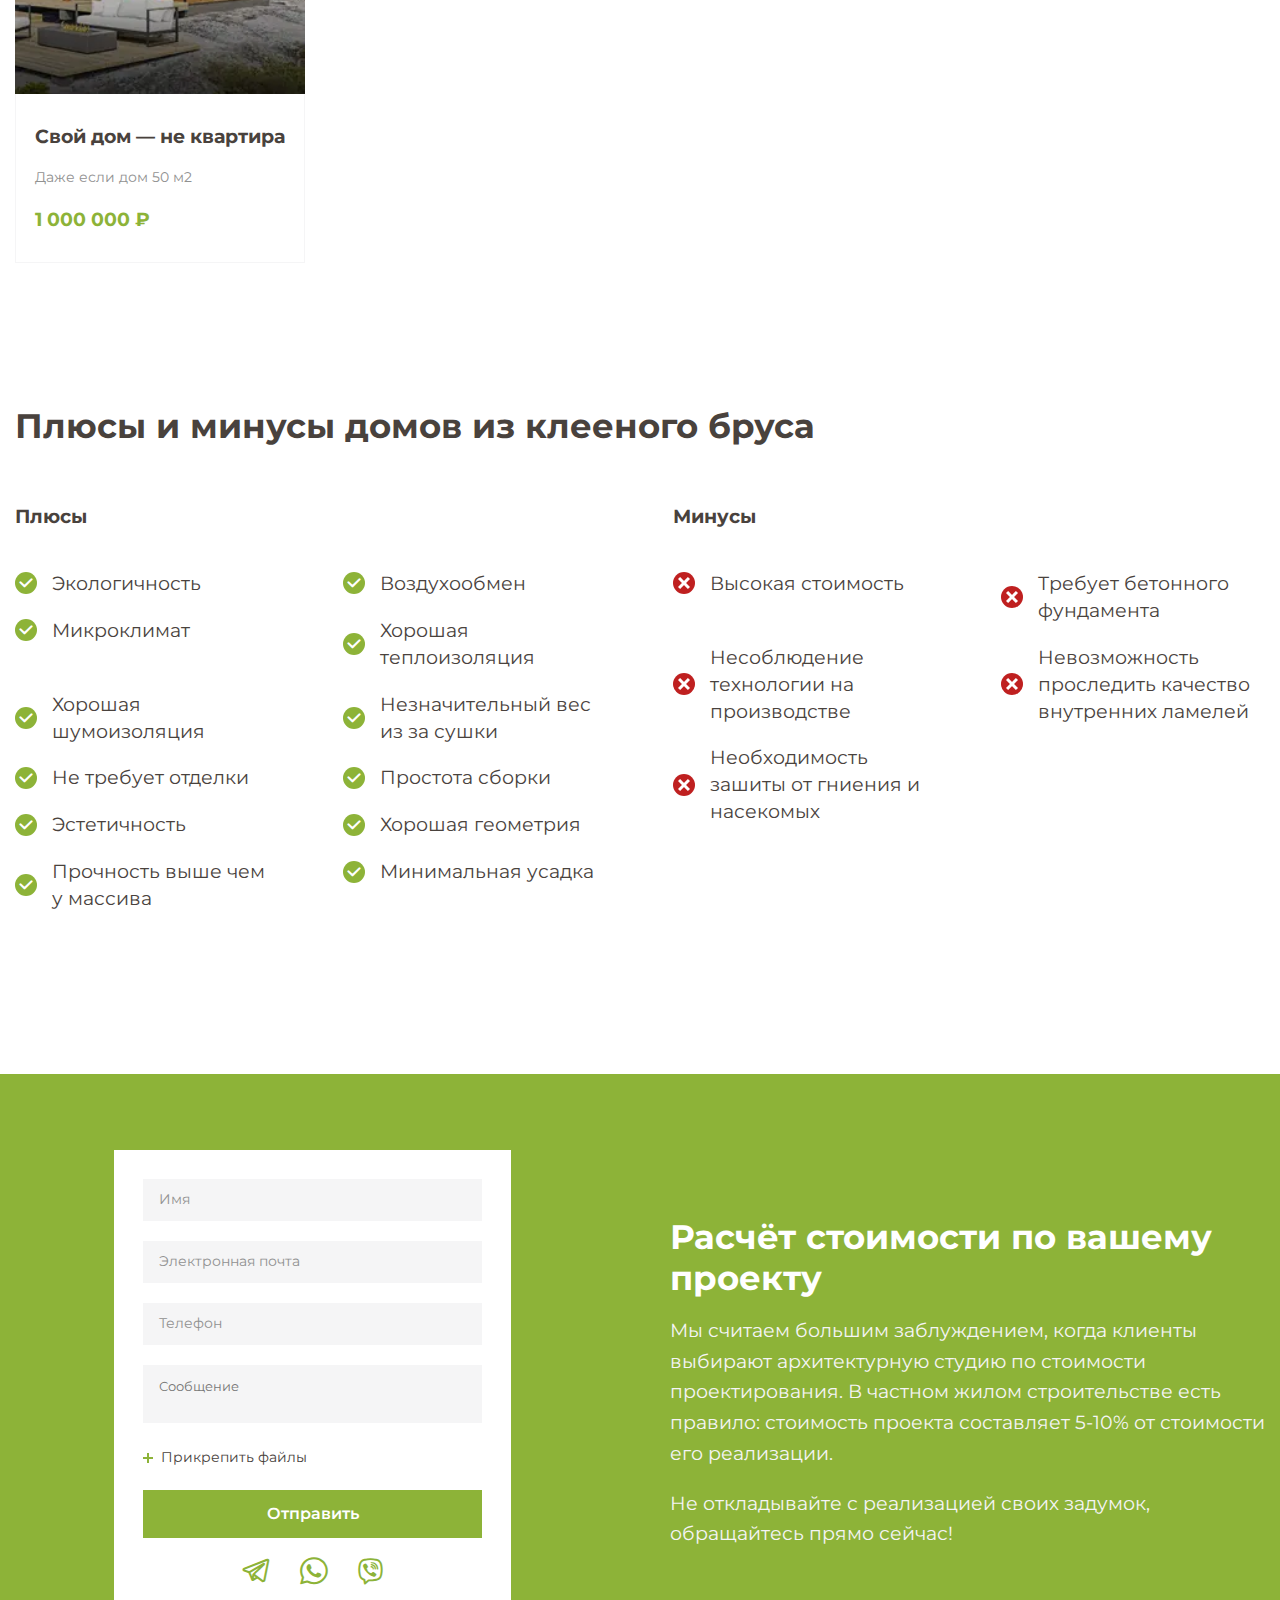
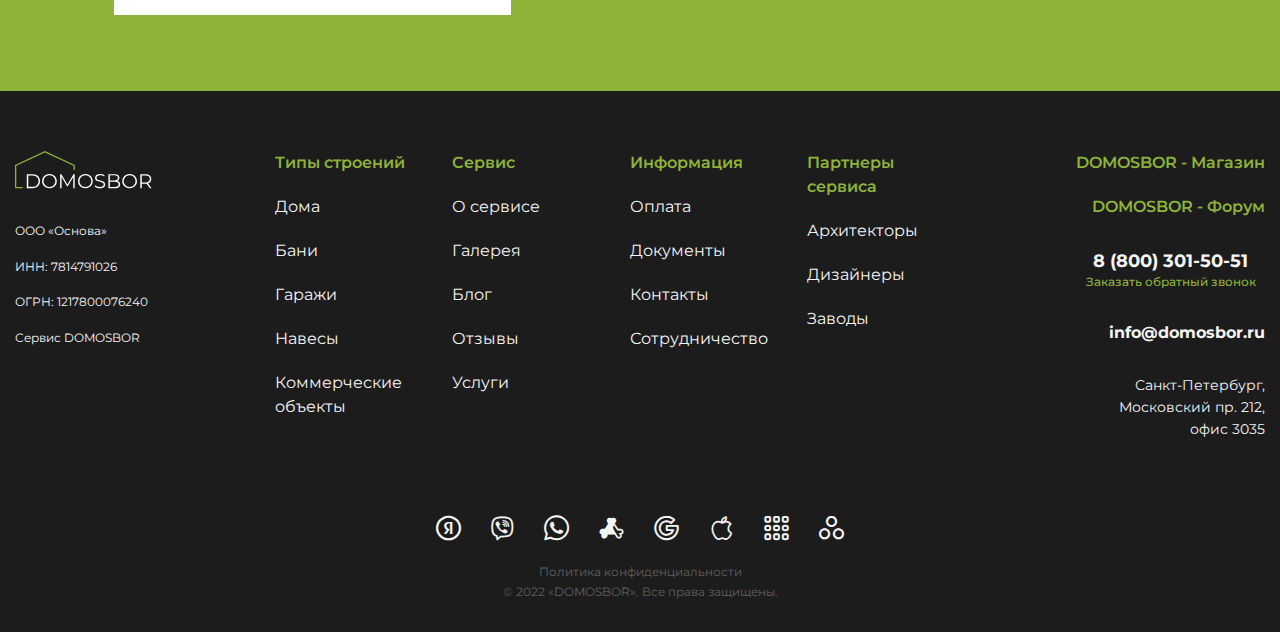
<file: glued-timber.html>
<!DOCTYPE html>
<html lang="en">
<head>
	<!-- Заголовок страницы в браузере -->
	<title>Клееный брус</title>
	<!--- SWIPER --->
	<link rel="stylesheet" href="https://cdn.jsdelivr.net/npm/swiper@9/swiper-bundle.min.css?_v=20230613225033" />
	<!-- Подключаем CSS -->
	<link rel="stylesheet" href="css/style.min.css?_v=20230613225033">
	<!-- Кодировка страницы -->
	<!-- С появлением HTML5 можно использовать  -->
	<meta charset="UTF-8">
	<!-- Настройки адаптивности страницы  -->
	<!-- Адаптивность  -->
	<meta name="viewport" content="width=device-width,initial-scale=1.0,maximum-scale=1.0, user-scalable=0">
	<!---maximum-scale=1.0, user-scalable=0--->
	<!-- Отключает формирование ссылки у номера телефона на iOS -->
	<!---<meta name="format-detection" content="telephone=no">--->

	<!-- Краткое описание страницы  -->
	<meta name="description" content="Domosbor, интернет магазин мебели">
	<!-- Ключевые слова страницы  -->
	<meta name="keywords" content="Domosbor, мебель, интернет магазин">

	<!-- Управление доступом поисковых роботов к странице -->
	<!-- Запрет индексации страницы полностью -->
	<!---<meta name="robots" content="none">--->

	<!-- Автор страницы -->
	<meta name="Author" content="shms59">
	<!-- Авторские права -->
	<meta name="Copyright" content="2023">
	<!-- Адрес автора -->
	<meta name="Address" content="">

	<!-- локализация сайта, для русскоязычного сайта ru_RU -->
	<meta property="og:locale" content="ru_RU">
	<!-- тип контента, по умолчанию используется article -->
	<meta property="og:type" content="article">
	<!-- заголовок страницы, который будет выводится в записи социальной сети -->
	<meta property="og:title" content="Domosbor">
	<!-- описание страницы -->
	<meta property="og:description" content="Domosbor Интернет магазин мебели">
	<!-- ссылка на изображение, которое будет публиковаться в записи -->
	<meta property="og:image" content="">
	<!-- ссылка на текущую страницу -->
	<meta property="og:url" content="">
	<!-- название сайта -->
	<meta property="og:site_name" content="Domosbor">

	<!-- Тип карты, по умолчанию используется summary -->
	<meta name="twitter:card" content="summary">
	<!-- Имя/логин автора -->
	<meta name="twitter:site" content="">
	<!-- Название страницы -->
	<meta name="twitter:title" content="">
	<!-- Описание страницы -->
	<meta name="twitter:description" content="">
	<!-- Cсылка на изображение -->
	<meta name="twitter:image" content="">
</head>

<body class="">
	<div class="wrapper">
		<div class="full-screen">
			<header class="header ">
	<div class="header__wrapper">
		<div class='header__container _container'>
			<nav class="header__navigation">
				<button data-da=".header__container,767,last" type="button" class="header__icon-menu">
					<span></span>
				</button>
				<div data-da=".burger__body,767,1" class="header__search search-header">
					<button type="button" class="search-header__open _icon-search"></button>
					<div class="search-header__hidden">
						<form action="#" method="POST" class="search-header__body">
							<input type="text" autocomplete="off" placeholder="Поиск..." class="search-header__input">
							<button type="submit" data-tippy-content="Find" class="search-header__icon _icon-search"></button>
						</form>
					</div>

				</div>
				<div data-da=".burger__actions,767,first" data-tippy-content="Choose Language" choose-one
					class="header__languages">
					<a choose-one-item href="#" class="header__language _active-choose">RU</a>
					<a choose-one-item href="#" class="header__language">EN</a>
				</div>
			</nav>
			<a href="home.html" class="header__logo">
				<img src="img/logo.svg" alt="logo">
			</a>
			<div data-da=".burger__actions,767,last" class="header__actions">
				<a href="exchange.html" class="header__action exchange _icon-exchange"></a>
				<a href="favourite.html" class="header__action favourite _icon-heart"></a>
				<a href="#" class="header__action entrance _icon-entrance"></a>
			</div>
			<div class="header__call call-header">
				<div data-da=".burger__body,767,2" class="call-header__block">
					<a href="8 800 301-50-51" class="call-header__number">
						8 (800) 301-50-51
					</a>
					<a href="#" class="call-header__link call">
						Заказать обратный звонок
					</a>
				</div>
				<a href="#" class="call-header__icon call _icon-phone"></a>
			</div>
		</div>

	</div>
	<article class="header__burger burger">
		<div class='burger__container _container'>
			<div class="burger__body">
				<div class="burger__actions">

				</div>
				<!-----SEARCH--->
				<nav class="burger__menu menu-burger">
					<div class="menu-burger__body">
						<div data-tabs class='menu-burger__tabs'>
							<div data-spollers="767,max" class='menu-burger__items'>
								<div class=" menu-burger__block ">
									<button data-spoller data-tab='.menu-burger-build'
										class='menu-burger__item _active-tab _icon-arrow-short-down'>Построить</button>
									<div class="menu-burger__block_1">

									</div>
								</div>
								<div class="menu-burger__block ">
									<button data-spoller data-tab='.menu-burger-buy'
										class='menu-burger__item _icon-arrow-short-down'>Купить</button>
									<div class="menu-burger__block_2">

									</div>
								</div>
								<div class="menu-burger__block ">
									<button data-spoller data-tab='.menu-burger-sent'
										class='menu-burger__item _icon-arrow-short-down'>Арендовать</button>
									<div class="menu-burger__block_3">

									</div>
								</div>
							</div>
							<div data-tabs-content class='menu-burger__content'>
								<div data-da=".menu-burger__block_1,767,last"
									class='menu-burger__element element-burger menu-burger-build _active-tab'>
									<div data-spollers="767,max" class="element-burger__body">
										<div class="element-burger__block">
											<div class="element-burger__label">DOMOSBOR - Магазин</div>
											<div class="element-burger__label">DOMOSBOR - Форум</div>
											<button type="button" data-spoller
												class="element-burger__label _icon-arrow-short-down">Типы
												строений</button>
											<div class="element-burger__hidden">
												<ul class="element-burger__list">
													<li class="element-burger__item"><a href="homes.html"
															class="element-burger__link">Дома</a></li>
													<li class="element-burger__item"><a href="#"
															class="element-burger__link">Бани</a></li>
													<li class="element-burger__item"><a href="bathhouse.html"
															class="element-burger__link">Гаражи</a></li>
													<li class="element-burger__item"><a href="canopy.html"
															class="element-burger__link">Навесы</a></li>
													<li class="element-burger__item"><a href="objects.html"
															class="element-burger__link">Коммерческие объекты</a></li>
												</ul>
											</div>
										</div>
										<div class="element-burger__block">
											<button type="button" data-spoller
												class="element-burger__label _icon-arrow-short-down">Технологии</button>
											<div class="element-burger__hidden">
												<ul class="element-burger__list">
													<li class="element-burger__item"><a href="glued-timber.html"
															class="element-burger__link">Клееный
															брус</a></li>
													<li class="element-burger__item"><a href="carriage.html"
															class="element-burger__link">Лафет</a></li>
													<li class="element-burger__item"><a href="half-timbered.html"
															class="element-burger__link">Фахверковые</a></li>
													<li class="element-burger__item"><a href="felled-tree.html"
															class="element-burger__link">Рубленное бревно</a></li>
													<li class="element-burger__item"><a href="sceleton.html"
															class="element-burger__link">Каркасные</a></li>
													<li class="element-burger__item"><a href="panels.html"
															class="element-burger__link">CLT
															панели</a></li>
													<li class="element-burger__item"><a href="panel-sceleton.html"
															class="element-burger__link">Панельно-каркасные</a></li>
													<li class="element-burger__item"><a href="kelo.html"
															class="element-burger__link">Kelo
															(кело)</a></li>
												</ul>
											</div>
										</div>
										<div class="element-burger__block">
											<button type="button" data-spoller
												class="element-burger__label _icon-arrow-short-down">Магазин</button>
											<div class="element-burger__hidden">
												<ul class="element-burger__list">
													<li class="element-burger__item"><a href="farms.html"
															class="element-burger__link">Фермы
															на МЗП</a></li>
													<li class="element-burger__item"><a href="exterior-finish.html"
															class="element-burger__link">Наружная отделка</a></li>
													<li class="element-burger__item"><a href="exterior-bathhouse.html"
															class="element-burger__link">Отделка
															бань и саун</a></li>
													<li class="element-burger__item"><a href="thermal-wood.html"
															class="element-burger__link">Термодревисина</a></li>
													<li class="element-burger__item"><a href="terrace.html"
															class="element-burger__link">Терраса</a></li>
													<li class="element-burger__item"><a href="painted-wood.html"
															class="element-burger__link">
															Крашенная древисина</a></li>
													<li class="element-burger__item"><a href="exterior-in.html"
															class="element-burger__link">Внутренняя отделка</a></li>
													<li class="element-burger__item"><a href="windows.html"
															class="element-burger__link">Окна</a></li>
												</ul>
											</div>
										</div>
										<div class="element-burger__block">
											<button type="button" data-spoller
												class="element-burger__label _icon-arrow-short-down">Сервис</button>
											<div class="element-burger__hidden">
												<ul class="element-burger__list">
													<li class="element-burger__item"><a href="#" class="element-burger__link">О
															сервисе</a></li>
													<li class="element-burger__item"><a href="gallery.html"
															class="element-burger__link">Галерея</a></li>
													<li class="element-burger__item"><a href="blog.html"
															class="element-burger__link">Блог</a></li>
													<li class="element-burger__item"><a href="reviews.html"
															class="element-burger__link">Отзывы</a></li>
													<li class="element-burger__item"><a href="service.html"
															class="element-burger__link">Услуги</a></li>
												</ul>
											</div>
										</div>
										<div class="element-burger__block">
											<button type="button" data-spoller
												class="element-burger__label _icon-arrow-short-down">Информация</button>
											<div class="element-burger__hidden">
												<ul class="element-burger__list">
													<li class="element-burger__item"><a href="pay.html" class="element-burger__link">
															Оплата</a></li>
													<li class="element-burger__item"><a href="documents.html"
															class="element-burger__link">Документы</a></li>
													<li class="element-burger__item"><a href="contacts.html"
															class="element-burger__link">Контакты</a></li>
													<li class="element-burger__item"><a href="reviews.html"
															class="element-burger__link">Отзывы</a></li>
													<li class="element-burger__item"><a href="collaboration.html"
															class="element-burger__link">Сотрудничество</a></li>
												</ul>
											</div>
										</div>
										<div class="element-burger__block">
											<button type="button" data-spoller
												class="element-burger__label _icon-arrow-short-down">Партнеры
												сервиса</button>
											<div class="element-burger__hidden">
												<ul class="element-burger__list">
													<li class="element-burger__item"><a href="architects.html"
															class="element-burger__link">
															Архитекторы</a></li>
													<li class="element-burger__item"><a href="design.html"
															class="element-burger__link">Дизайнеры</a></li>
													<li class="element-burger__item"><a href="contacts.html"
															class="element-burger__link">Контакты</a></li>
													<li class="element-burger__item"><a href="factories.html"
															class="element-burger__link">Заводы</a></li>
												</ul>
											</div>
										</div>
									</div>
								</div>
								<div data-da=".menu-burger__block_2,767,last" class='menu-burger__element menu-burger-buy'>
									<div data-spollers="767,max" class="element-burger__body">
										<div class="element-burger__block">
											<div class="element-burger__label">DOMOSBOR - Магазин</div>
											<div class="element-burger__label">DOMOSBOR - Форум</div>
											<button type="button" data-spoller
												class="element-burger__label _icon-arrow-short-down">Типы
												строений</button>
											<div class="element-burger__hidden">
												<ul class="element-burger__list">
													<li class="element-burger__item"><a href="homes.html"
															class="element-burger__link">Дома</a></li>
													<li class="element-burger__item"><a href="bathhouse.html"
															class="element-burger__link">Бани</a></li>
													<li class="element-burger__item"><a href="garage.html"
															class="element-burger__link">Гаражи</a></li>
													<li class="element-burger__item"><a href="canopy.html"
															class="element-burger__link">Навесы</a></li>
													<li class="element-burger__item"><a href="objects.html"
															class="element-burger__link">Коммерческие объекты</a></li>
												</ul>
											</div>
										</div>
										<div class="element-burger__block">
											<button type="button" data-spoller
												class="element-burger__label _icon-arrow-short-down">Технологии</button>
											<div class="element-burger__hidden">
												<ul class="element-burger__list">
													<li class="element-burger__item"><a href="glued-timber.html"
															class="element-burger__link">Клееный
															брус</a></li>
													<li class="element-burger__item"><a href="carriage.html"
															class="element-burger__link">Лафет</a></li>
													<li class="element-burger__item"><a href="half-timbered.html"
															class="element-burger__link">Фахверковые</a></li>
													<li class="element-burger__item"><a href="felled-tree.html"
															class="element-burger__link">Рубленное бревно</a></li>
													<li class="element-burger__item"><a href="sceleton.html"
															class="element-burger__link">Каркасные</a></li>
													<li class="element-burger__item"><a href="panels.html"
															class="element-burger__link">CLT
															панели</a></li>
													<li class="element-burger__item"><a href="panel-sceleton.html"
															class="element-burger__link">Панельно-каркасные</a></li>
													<li class="element-burger__item"><a href="kelo.html"
															class="element-burger__link">Kelo
															(кело)</a></li>
												</ul>
											</div>
										</div>
										<div class="element-burger__block">
											<button type="button" data-spoller
												class="element-burger__label _icon-arrow-short-down">Магазин</button>
											<div class="element-burger__hidden">
												<ul class="element-burger__list">
													<li class="element-burger__item"><a href="farms.html"
															class="element-burger__link">Фермы
															на МЗП</a></li>
													<li class="element-burger__item"><a href="exterior-finish.html"
															class="element-burger__link">Наружная отделка</a></li>
													<li class="element-burger__item"><a href="exterior-bathhouse.html"
															class="element-burger__link">Отделка
															бань и саун</a></li>
													<li class="element-burger__item"><a href="thermal-wood.html"
															class="element-burger__link">Термодревисина</a></li>
													<li class="element-burger__item"><a href="terrace.html"
															class="element-burger__link">Терраса</a></li>
													<li class="element-burger__item"><a href="painted-wood.html"
															class="element-burger__link">
															Крашенная древисина</a></li>
													<li class="element-burger__item"><a href="exterior-in.html"
															class="element-burger__link">Внутренняя отделка</a></li>
													<li class="element-burger__item"><a href="windows.html"
															class="element-burger__link">Окна</a></li>
												</ul>
											</div>
										</div>
										<div class="element-burger__block">
											<button type="button" data-spoller
												class="element-burger__label _icon-arrow-short-down">Сервис</button>
											<div class="element-burger__hidden">
												<ul class="element-burger__list">
													<li class="element-burger__item"><a href="service.html"
															class="element-burger__link">О
															сервисе</a></li>
													<li class="element-burger__item"><a href="gallery.html"
															class="element-burger__link">Галерея</a></li>
													<li class="element-burger__item"><a href="blog.html"
															class="element-burger__link">Блог</a></li>
													<li class="element-burger__item"><a href="reviews.html"
															class="element-burger__link">Отзывы</a></li>
													<li class="element-burger__item"><a href="service.html"
															class="element-burger__link">Услуги</a></li>
												</ul>
											</div>
										</div>
										<div class="element-burger__block">
											<button type="button" data-spoller
												class="element-burger__label _icon-arrow-short-down">Информация</button>
											<div class="element-burger__hidden">
												<ul class="element-burger__list">
													<li class="element-burger__item"><a href="pay.html" class="element-burger__link">
															Оплата</a></li>
													<li class="element-burger__item"><a href="documents.html"
															class="element-burger__link">Документы</a></li>
													<li class="element-burger__item"><a href="contacts.html"
															class="element-burger__link">Контакты</a></li>
													<li class="element-burger__item"><a href="reviews.html"
															class="element-burger__link">Отзывы</a></li>
													<li class="element-burger__item"><a href="collaboration.html"
															class="element-burger__link">Сотрудничество</a></li>
												</ul>
											</div>
										</div>
										<div class="element-burger__block">
											<button type="button" data-spoller
												class="element-burger__label _icon-arrow-short-down">Партнеры
												сервиса</button>
											<div class="element-burger__hidden">
												<ul class="element-burger__list">
													<li class="element-burger__item"><a href="architects.html"
															class="element-burger__link">
															Архитекторы</a></li>
													<li class="element-burger__item"><a href="design.html"
															class="element-burger__link">Дизайнеры</a></li>
													<li class="element-burger__item"><a href="contacts.html"
															class="element-burger__link">Контакты</a></li>
													<li class="element-burger__item"><a href="factories.html"
															class="element-burger__link">Заводы</a></li>
												</ul>
											</div>
										</div>
									</div>
								</div>
								<div data-da=".menu-burger__block_3,767,last" class='menu-burger__element menu-burger-sent'>
									<div data-spollers="767,max" class="element-burger__body">
										<div class="element-burger__block">
											<div class="element-burger__label">DOMOSBOR - Магазин</div>
											<div class="element-burger__label">DOMOSBOR - Форум</div>
											<button type="button" data-spoller
												class="element-burger__label _icon-arrow-short-down">Типы
												строений</button>
											<div class="element-burger__hidden">
												<ul class="element-burger__list">
													<li class="element-burger__item"><a href="homes.html"
															class="element-burger__link">Дома</a></li>
													<li class="element-burger__item"><a href="bathhouse.html"
															class="element-burger__link">Бани</a></li>
													<li class="element-burger__item"><a href="garage.html"
															class="element-burger__link">Гаражи</a></li>
													<li class="element-burger__item"><a href="canopy.html"
															class="element-burger__link">Навесы</a></li>
													<li class="element-burger__item"><a href="objects.html"
															class="element-burger__link">Коммерческие объекты</a></li>
												</ul>
											</div>
										</div>
										<div class="element-burger__block">
											<button type="button" data-spoller
												class="element-burger__label _icon-arrow-short-down">Технологии</button>
											<div class="element-burger__hidden">
												<ul class="element-burger__list">
													<li class="element-burger__item"><a href="glued-timber.html"
															class="element-burger__link">Клееный
															брус</a></li>
													<li class="element-burger__item"><a href="carriage.html"
															class="element-burger__link">Лафет</a></li>
													<li class="element-burger__item"><a href="half-timbered.html"
															class="element-burger__link">Фахверковые</a></li>
													<li class="element-burger__item"><a href="felled-tree.html"
															class="element-burger__link">Рубленное бревно</a></li>
													<li class="element-burger__item"><a href="sceleton.html"
															class="element-burger__link">Каркасные</a></li>
													<li class="element-burger__item"><a href="panels.html"
															class="element-burger__link">CLT
															панели</a></li>
													<li class="element-burger__item"><a href="panel-sceleton.html"
															class="element-burger__link">Панельно-каркасные</a></li>
													<li class="element-burger__item"><a href="kelo.html"
															class="element-burger__link">Kelo
															(кело)</a></li>
												</ul>
											</div>
										</div>
										<div class="element-burger__block">
											<button type="button" data-spoller
												class="element-burger__label _icon-arrow-short-down">Магазин</button>
											<div class="element-burger__hidden">
												<ul class="element-burger__list">
													<li class="element-burger__item"><a href="farms.html"
															class="element-burger__link">Фермы
															на МЗП</a></li>
													<li class="element-burger__item"><a href="exterior-finish.html"
															class="element-burger__link">Наружная отделка</a></li>
													<li class="element-burger__item"><a href="exterior-bathhouse.html"
															class="element-burger__link">Отделка
															бань и саун</a></li>
													<li class="element-burger__item"><a href="thermal-wood.html"
															class="element-burger__link">Термодревисина</a></li>
													<li class="element-burger__item"><a href="terrace.html"
															class="element-burger__link">Терраса</a></li>
													<li class="element-burger__item"><a href="painted-wood.html"
															class="element-burger__link">
															Крашенная древисина</a></li>
													<li class="element-burger__item"><a href="exterior-in.html"
															class="element-burger__link">Внутренняя отделка</a></li>
													<li class="element-burger__item"><a href="windows.html"
															class="element-burger__link">Окна</a></li>
												</ul>
											</div>
										</div>
										<div class="element-burger__block">
											<button type="button" data-spoller
												class="element-burger__label _icon-arrow-short-down">Сервис</button>
											<div class="element-burger__hidden">
												<ul class="element-burger__list">
													<li class="element-burger__item"><a href="service.html"
															class="element-burger__link">О
															сервисе</a></li>
													<li class="element-burger__item"><a href="gallery.html"
															class="element-burger__link">Галерея</a></li>
													<li class="element-burger__item"><a href="blog.html"
															class="element-burger__link">Блог</a></li>
													<li class="element-burger__item"><a href="reviews.html"
															class="element-burger__link">Отзывы</a></li>
													<li class="element-burger__item"><a href="service.html"
															class="element-burger__link">Услуги</a></li>
												</ul>
											</div>
										</div>
										<div class="element-burger__block">
											<button type="button" data-spoller
												class="element-burger__label _icon-arrow-short-down">Информация</button>
											<div class="element-burger__hidden">
												<ul class="element-burger__list">
													<li class="element-burger__item"><a href="pay.html" class="element-burger__link">
															Оплата</a></li>
													<li class="element-burger__item"><a href="documents.html"
															class="element-burger__link">Документы</a></li>
													<li class="element-burger__item"><a href="contacts.html"
															class="element-burger__link">Контакты</a></li>
													<li class="element-burger__item"><a href="reviews.html"
															class="element-burger__link">Отзывы</a></li>
													<li class="element-burger__item"><a href="collaboration.html"
															class="element-burger__link">Сотрудничество</a></li>
												</ul>
											</div>
										</div>
										<div class="element-burger__block">
											<button type="button" data-spoller
												class="element-burger__label _icon-arrow-short-down">Партнеры
												сервиса</button>
											<div class="element-burger__hidden">
												<ul class="element-burger__list">
													<li class="element-burger__item"><a href="architects.html"
															class="element-burger__link">
															Архитекторы</a></li>
													<li class="element-burger__item"><a href="design.html"
															class="element-burger__link">Дизайнеры</a></li>
													<li class="element-burger__item"><a href="contacts.html"
															class="element-burger__link">Контакты</a></li>
													<li class="element-burger__item"><a href="factories.html"
															class="element-burger__link">Заводы</a></li>
												</ul>
											</div>
										</div>
									</div>
								</div>
							</div>
						</div>
					</div>
				</nav>
			</div>
		</div>
	</article>
	<div class="header__entrance entrance-header">
		<div class='entrance-header__container _container'>
			<div class="entrance-header__body">
				<div data-tabs class='entrance-header__tabs forms-tabs'>
					<div class='entrance-header__tab-items forms-tabs__items'>
						<button data-tab='.classical'
							class='entrance-header__tab forms-tabs__tab _tab-button _active-tab'>Пользователь
						</button>
						<button data-tab='.professional'
							class='entrance-header__tab forms-tabs__tab _tab-button'>Профессионал</button>
					</div>
					<div data-tabs-content class='entrance-header__forms forms-tabs__forms'>
						<form action="#" method="POST"
							class="entrance-header__form form-entrance forms-tabs__form form-tabs classical _active-tab _gray-form">
							<div class="form-entrance__body form-tabs__body">
								<div class="form-entrance__block">
									<h2 class="form-entrance__title">
										Электронная почта / Телефон
									</h2>
									<div class="form-tabs__item _white-input _flying-input">

										<input required tabindex="1" type="text" autocomplete="off" validation
											class="form-tabs__input">
										<label class="form-tabs__label">Email</label>
									</div>
								</div>
								<div class="form-entrance__block">
									<h2 class="form-entrance__title">
										Пароль
									</h2>
									<div class="form-tabs__item _white-input _flying-input">

										<input required tabindex="2" type="text" autocomplete="off" class="form-tabs__input">
										<label class="form-tabs__label">Пароль</label>
									</div>
								</div>
								<button tabindex="3" type="submit" class="form-tabs__button _btn-green">
									Войти
								</button>
								<a href="#" class="form-entrance__link registry">Регистрация</a>
								<div class="form-entrance__icons">
									<a href="#" class="form-entrance__icon _icon-google-alt"></a>
									<a href="#" class="form-entrance__icon _icon-yandex"></a>
									<a href="#" class="form-entrance__icon _icon-vk"></a>
								</div>
							</div>
						</form>
						<form action="#" method="POST"
							class="entrance-header__form form-entrance forms-tabs__form form-tabs professional _gray-form">
							<div class="form-entrance__body form-tabs__body">
								<div class="form-entrance__block">
									<h2 class="form-entrance__title">
										Электронная почта / Телефон
									</h2>
									<div class="form-tabs__item _white-input _flying-input">

										<input required tabindex="4" type="text" autocomplete="off" validation
											class="form-tabs__input ">
										<label class="form-tabs__label">Email</label>
									</div>
								</div>
								<div class="form-entrance__block">
									<h2 class="form-entrance__title">
										Пароль
									</h2>
									<div class="form-tabs__item _white-input _flying-input">

										<input required tabindex="5" type="text" autocomplete="off" class="form-tabs__input ">
										<label class="form-tabs__label">Пароль</label>
									</div>
								</div>
								<button tabindex="6" type="submit" class="form-tabs__button _btn-green">
									Войти
								</button>
								<a href="#" class="form-entrance__link registry">Регистрация</a>
							</div>
						</form>
					</div>
				</div>
				<nav class="entrance-header__actions actions-entrance">
					<h2 class="actions-entrance__title">
						Domosbor <span> PRO</span>
					</h2>
					<div class="actions-entrance__body">
						<a data-tippy-content="Lorem ipsum dolor sit amet, consectetur adipiscing elit. Amet elementum eu sed sed. Nulla semper euismod nam posuere egestas lorem venenatis. At urna cum pulvinar arcu morbi elementum amet et enim. Tincidunt venenatis, turpis facilisi tempor nunc, eget netus nunc risus."
							href="#" class="actions-entrance__button _btn-green">Сдать объект</a>
						<a href="#" class="actions-entrance__button _btn-green">Продать объект</a>
						<a href="#" class="actions-entrance__button _btn-green">Стать партнером сервиса</a>
					</div>
				</nav>
			</div>
		</div>
	</div>
	<div class="header__registration registration-header">
		<div class='registration-header__container _container'>
			<div class="registration-header__body">
				<h2 class="registration-header__title">
					Регистрация
				</h2>
				<h3 class="registration-header__sub-title">
					Введите почту и пароль
				</h3>
				<form action="#" method="POST" class="registration-header__form form-registration">
					<div class="form-registration__body">
						<div class="form-registration__item _gray-input _flying-input">

							<input type="text" autocomplete="off" validation class="form-registration__input ">
							<label class="form-registration__label">Электронная почта</label>
						</div>
						<div class="form-registration__item _gray-input _flying-input">

							<input type="text" autocomplete="off" class="form-registration__input">
							<label class="form-registration__label">Пароль </label>
						</div>
						<div class="form-registration__item _gray-input _flying-input">
							<label class="form-registration__label">Пароль повторно</label>
							<input type="text" autocomplete="off" class="form-registration__input">
						</div>
						<button class="form-registration__button _btn-green">Регистрация</button>
					</div>
				</form>
			</div>
		</div>
	</div>
	<div class="header__connect connect-header">
		<div class='connect-header__container _container'>
			<div class="connect-header__body">
				<h2 class="connect-header__title">ФОРМА СВЯЗИ</h2>

				<form action="#" method="post" class="connect-header__form form-main">
	<div class="form-main__body">
		<div class="form-main__input _gray-input _flying-input">
			<input type="text" autocomplete="off" required class="form-main__field">
			<label class="main-form__label">
				Имя
			</label>
		</div>
		<div class="form-main__input _gray-input _flying-input">
			<input type="text" autocomplete="off" validation required class="form-main__field">
			<label class="main-form__label">
				Электронная почта
			</label>
		</div>
		<div class="form-main__input _gray-input _flying-input">
			<input type="tel" autocomplete="off" required class="form-main__field">
			<label class="main-form__label">
				Телефон
			</label>
		</div>
		<div class="form-main__input _gray-input">
			<textarea placeholder="Сообщение" maxlength="300" style="resize: none; appearance: none;" type="text"
				autocomplete="off" class="form-main__field"></textarea>
		</div>
		<div class="form-main__files files-form">
			<input type="file" class="files-form__input">
			<span class="plus-icon files-form__icon">
				<span class="filter"></span>
				<span class="filter"></span>
			</span>
			<div class="files-form__text">
				Прикрепить файлы
			</div>
		</div>
		<button type="submit" class="form-main__button _btn-green">
			Отправить
		</button>
		<div class="form-main__icons">
			<a href="#" class="form-main__icon _icon-telegram"></a>
			<a href="#" class="form-main__icon _icon-whatsapp"></a>
			<a href="#" class="form-main__icon _icon-viber"></a>
		</div>
	</div>
</form>
			</div>
		</div>
	</div>
</header>
			<nav class="breadcrumbs search-breadcrumbs">
				<div class='breadcrumbs__container _container'>
					<div class="breadcrumbs__body">
						<ul class="breadcrumbs__list">
							<li class="breadcrumbs__item"><a href="home.html" class="breadcrumbs__link breadcrumbs__link_prev">
									Главная
								</a></li>
							<li class="breadcrumbs__item"><a href="home.html" class="breadcrumbs__link breadcrumbs__link_prev">
									/
								</a></li>
							<li class="breadcrumbs__item"><a href="glued-timber.html"
									class="breadcrumbs__link breadcrumbs__link_next">
									Клееный брус
								</a></li>
						</ul>
					</div>
				</div>
			</nav>
			<div class="title-block search-title">
				<div class='title-block__container _container'>
					<h1 class="title-block__main-title">
						Клееный брус
					</h1>
				</div>
			</div>
			<main class="page">
				<section class="page__information information information_materials">
					<div class='information__container _container'>
						<div class="information__body _not-reverse">
							<div class="information__image">
								<picture><source srcset="img/information/03.webp" type="image/webp"><img src="img/information/03.png" alt="image"></picture>
							</div>
							<div class="information__text-block">
								<div class="information__text">
									<p><span>Материал из дерева. </span> Который производится и сухой бездефектной доски,
										предварительно
										высушенной, простроганной и срощенной. Далее эти доски склеиваются в биндер. После чего
										профилируются и зарезаются чашки для соединения.</p>

									<p>Все это происходит на высокоточном оборудовании, которое позволяет минимизировать
										человеческий фактор и насверлить каналы под электрику и прочие коммуникации на этапе
										производства, чтобы процесс сборки происходил максимально быстро и комфортно.</p>
								</div>
							</div>
						</div>
					</div>
				</section>
				<section class="page__products products">
					<div class='products__container _container'>
						<div class="products__body">
							<div class="products__header">
								<h2 class="products__title _main-title">
									Проекты домов из клееного бруса
								</h2>
							</div>
							<div class="products__slider _products_slider-mobile">
								<div class="products__columns mobile-slider">
									<div class="products__wrapper">
										<article class="products__column">
											<div class="products__item item-products">
												<div class="item-products__image">
													<picture><source srcset="img/products/blog/01.webp" type="image/webp"><img src="img/products/blog/01.png" alt="image"></picture>
												</div>
												<div class="item-products__body">
													<h3 class="item-products__title _sub-title">My House</h3>
													<ul class="item-products__list">
														<li class="item-products__point">
															Переосмысленный сарай с уютным характером
														</li>
													</ul>
													<div class="item-products__price">
														1 000 000 ₽
													</div>
												</div>
											</div>
										</article>
										<article class="products__column">
											<div class="products__item item-products">
												<div class="item-products__image">
													<picture><source srcset="img/products/blog/02.webp" type="image/webp"><img src="img/products/blog/02.png" alt="image"></picture>
												</div>
												<div class="item-products__body">
													<h3 class="item-products__title _sub-title">5 самых спорных решений</h3>
													<ul class="item-products__list">
														<li class="item-products__point">
															Главные анти-тренды в строительстве
														</li>
													</ul>
													<div class="item-products__price">
														1 000 000 ₽
													</div>
												</div>
											</div>
										</article>
										<article class="products__column">
											<div class="products__item item-products">
												<div class="item-products__image">
													<picture><source srcset="img/products/blog/03.webp" type="image/webp"><img src="img/products/blog/03.png" alt="image"></picture>
												</div>
												<div class="item-products__body">
													<h3 class="item-products__title _sub-title">Эстетика пляжного дома</h3>
													<ul class="item-products__list">
														<li class="item-products__point">
															Дом из клееного бруса Bohoa 50 м2
														</li>
													</ul>
													<div class="item-products__price">
														1 000 000 ₽
													</div>
												</div>
											</div>
										</article>
										<article class="products__column">
											<div class="products__item item-products">
												<div class="item-products__image">
													<picture><source srcset="img/products/blog/04.webp" type="image/webp"><img src="img/products/blog/04.png" alt="image"></picture>
												</div>
												<div class="item-products__body">
													<h3 class="item-products__title _sub-title">Сказочный лес</h3>
													<ul class="item-products__list">
														<li class="item-products__point">
															Авторская коллекция архитектора Натальи Ломейко
														</li>
													</ul>
													<div class="item-products__price">
														1 000 000 ₽
													</div>
												</div>
											</div>
										</article>
										<article class="products__column">
											<div class="products__item item-products">
												<div class="item-products__image">
													<picture><source srcset="img/products/blog/05.webp" type="image/webp"><img src="img/products/blog/05.png" alt="image"></picture>
												</div>
												<div class="item-products__body">
													<h3 class="item-products__title _sub-title">Свой дом — не квартира</h3>
													<ul class="item-products__list">
														<li class="item-products__point">
															Даже если дом 50 м2
														</li>
													</ul>
													<div class="item-products__price">
														1 000 000 ₽
													</div>
												</div>
											</div>
										</article>
									</div>
								</div>
								<div class="products__controls">

									<div class="products__pagination">
										<div class="products__dotts  _dotts">

										</div>
									</div>
								</div>
							</div>

						</div>
					</div>
				</section>
				<section class="page__comparison-advantages comparison-advantages">
					<div class='comparison-advantages__container _container'>
						<div class="comparison-advantages__body">
							<h2 class="comparison-advantages__title _main-title"> Плюсы и минусы домов из клееного бруса</h2>
							<div class="comparison-advantages__items">
								<article class="comparison-advantages__item item-comparison-advantages">
									<div class="item-comparison-advantages__label _sub-title">
										Плюсы
									</div>
									<ul class="item-comparison-advantages__list">
										<li class="item-comparison-advantages__point">
											<span class="item-comparison-advantages__icon _icon-plus _icon-checkmark">

											</span>
											Экологичность
										</li>
										<li class="item-comparison-advantages__point">
											<span class="item-comparison-advantages__icon _icon-plus _icon-checkmark">

											</span>
											Воздухообмен
										</li>
										<li class="item-comparison-advantages__point">
											<span class="item-comparison-advantages__icon _icon-plus _icon-checkmark">

											</span>
											Микроклимат
										</li>
										<li class="item-comparison-advantages__point">
											<span class="item-comparison-advantages__icon _icon-plus _icon-checkmark">

											</span>
											Хорошая теплоизоляция
										</li>
										<li class="item-comparison-advantages__point">
											<span class="item-comparison-advantages__icon _icon-plus _icon-checkmark">

											</span>
											Хорошая шумоизоляция
										</li>
										<li class="item-comparison-advantages__point">
											<span class="item-comparison-advantages__icon _icon-plus _icon-checkmark">

											</span>
											Незначительный вес из за сушки
										</li>
										<li class="item-comparison-advantages__point">
											<span class="item-comparison-advantages__icon _icon-plus _icon-checkmark">

											</span>
											Не требует отделки
										</li>
										<li class="item-comparison-advantages__point">
											<span class="item-comparison-advantages__icon _icon-plus _icon-checkmark">

											</span>
											Простота сборки
										</li>

										<li class="item-comparison-advantages__point">
											<span class="item-comparison-advantages__icon _icon-plus _icon-checkmark">

											</span>
											Эстетичность
										</li>
										<li class="item-comparison-advantages__point">
											<span class="item-comparison-advantages__icon _icon-plus _icon-checkmark">

											</span>
											Хорошая геометрия

										</li>
										<li class="item-comparison-advantages__point">
											<span class="item-comparison-advantages__icon _icon-plus _icon-checkmark">

											</span>
											Прочность выше чем у массива
										</li>
										<li class="item-comparison-advantages__point">
											<span class="item-comparison-advantages__icon _icon-plus _icon-checkmark">

											</span>
											Минимальная усадка

										</li>
									</ul>
								</article>
								<article class="comparison-advantages__item item-comparison-advantages">
									<div class="item-comparison-advantages__label _sub-title">
										Минусы
									</div>
									<ul class="item-comparison-advantages__list">
										<li class="item-comparison-advantages__point">
											<span class="item-comparison-advantages__icon _icon-minus ">

											</span>
											Высокая стоимость
										</li>
										<li class="item-comparison-advantages__point">
											<span class="item-comparison-advantages__icon _icon-minus ">

											</span>
											Требует бетонного фундамента
										</li>
										<li class="item-comparison-advantages__point">
											<span class="item-comparison-advantages__icon _icon-minus ">

											</span>
											Несоблюдение технологии на производстве
										</li>
										<li class="item-comparison-advantages__point">
											<span class="item-comparison-advantages__icon _icon-minus ">

											</span>
											Невозможность проследить качество внутренних ламелей
										</li>
										<li class="item-comparison-advantages__point">
											<span class="item-comparison-advantages__icon _icon-minus ">

											</span>
											Необходимость зашиты от гниения и насекомых
										</li>
									</ul>
								</article>
							</div>
						</div>
					</div>
				</section>
				<section class="page__main-form main-form">
	<div class='main-form__container _container'>
		<div class="main-form__body">
			<form action="#" method="post" class="main-form__form form-main">
	<div class="form-main__body">
		<div class="form-main__input _gray-input _flying-input">
			<input type="text" autocomplete="off" required class="form-main__field">
			<label class="main-form__label">
				Имя
			</label>
		</div>
		<div class="form-main__input _gray-input _flying-input">
			<input type="text" autocomplete="off" validation required class="form-main__field">
			<label class="main-form__label">
				Электронная почта
			</label>
		</div>
		<div class="form-main__input _gray-input _flying-input">
			<input type="tel" autocomplete="off" required class="form-main__field">
			<label class="main-form__label">
				Телефон
			</label>
		</div>
		<div class="form-main__input _gray-input">
			<textarea placeholder="Сообщение" maxlength="300" style="resize: none; appearance: none;" type="text"
				autocomplete="off" class="form-main__field"></textarea>
		</div>
		<div class="form-main__files files-form">
			<input type="file" class="files-form__input">
			<span class="plus-icon files-form__icon">
				<span class="filter"></span>
				<span class="filter"></span>
			</span>
			<div class="files-form__text">
				Прикрепить файлы
			</div>
		</div>
		<button type="submit" class="form-main__button _btn-green">
			Отправить
		</button>
		<div class="form-main__icons">
			<a href="#" class="form-main__icon _icon-telegram"></a>
			<a href="#" class="form-main__icon _icon-whatsapp"></a>
			<a href="#" class="form-main__icon _icon-viber"></a>
		</div>
	</div>
</form>
			<div class="main-form__block">
				<h2 class="main-form__title _main-title">
					Расчёт стоимости по вашему проекту
				</h2>
				<div class="main-form__text">
					<p>Мы считаем большим заблуждением, когда клиенты выбирают архитектурную студию по стоимости
						проектирования. В частном жилом строительстве есть правило: стоимость проекта составляет 5-10% от
						стоимости его реализации.</p>
					<p>Не откладывайте с реализацией своих задумок, обращайтесь прямо сейчас!</p>
				</div>
			</div>
		</div>
	</div>
</section>
			</main>
			
			<footer class="footer">
	<div class='footer__container _container'>
		<div class="footer__body">
			<div class="footer__info info-footer">
				<a href="#" class="info-footer__logo"><img src="img/logo-alt.svg" alt="logo"></a>
				<ul class="info-footer__list">
					<li class="info-footer__item">
						ООО «Основа»
					</li>
					<li class="info-footer__item">
						ИНН: 7814791026
					</li>
					<li class="info-footer__item">
						ОГРН: 1217800076240
					</li>
					<li class="info-footer__item">
						Сервис DOMOSBOR
					</li>
				</ul>
			</div>
			<nav class="footer__menu menu-footer">
				<div data-spollers="1024,max" class="menu-footer__body">
					<div class="menu-footer__block">
						<h2 data-spoller class="menu-footer__label _icon-arrow-short-down">Типы строений</h2>
						<ul class="menu-footer__list">
							<li class="menu-footer__item"><a href="homes.html" class="menu-footer__link">
									Дома
								</a></li>
							<li class="menu-footer__item"><a href="bathhouse.html" class="menu-footer__link">
									Бани
								</a></li>
							<li class="menu-footer__item"><a href="garage.html" class="menu-footer__link">
									Гаражи
								</a></li>
							<li class="menu-footer__item"><a href="canopy.html" class="menu-footer__link">
									Навесы
								</a></li>
							<li class="menu-footer__item"><a href="objects.html" class="menu-footer__link">
									Коммерческие объекты
								</a></li>
						</ul>
					</div>
					<div class="menu-footer__block">
						<h2 data-spoller class="menu-footer__label _icon-arrow-short-down">Сервис</h2>
						<ul class="menu-footer__list">
							<li class="menu-footer__item"><a href="service.html" class="menu-footer__link">
									О сервисе
								</a></li>
							<li class="menu-footer__item"><a href="gallery.html" class="menu-footer__link">
									Галерея
								</a></li>
							<li class="menu-footer__item"><a href="blog.html" class="menu-footer__link">
									Блог
								</a></li>
							<li class="menu-footer__item"><a href="reviews.html" class="menu-footer__link">
									Отзывы
								</a></li>
							<li class="menu-footer__item"><a href="service.html" class="menu-footer__link">
									Услуги
								</a></li>
						</ul>
					</div>
					<div class="menu-footer__block">
						<h2 data-spoller class="menu-footer__label _icon-arrow-short-down">Информация</h2>
						<ul class="menu-footer__list">
							<li class="menu-footer__item"><a href="pay.html" class="menu-footer__link">
									Оплата
								</a></li>
							<li class="menu-footer__item"><a href="documents.html" class="menu-footer__link">
									Документы
								</a></li>
							<li class="menu-footer__item"><a href="blog.html" class="menu-footer__link">
									Контакты
								</a></li>
							<li class="menu-footer__item"><a href="collaboration.html" class="menu-footer__link">
									Сотрудничество
								</a></li>

						</ul>
					</div>
					<div class="menu-footer__block">
						<h2 data-spoller class="menu-footer__label _icon-arrow-short-down">Партнеры сервиса</h2>
						<ul class="menu-footer__list">
							<li class="menu-footer__item"><a href="architects.html" class="menu-footer__link">
									Архитекторы
								</a></li>
							<li class="menu-footer__item"><a href="design.html" class="menu-footer__link">
									Дизайнеры
								</a></li>
							<li class="menu-footer__item"><a href="factories.html" class="menu-footer__link">
									Заводы
								</a></li>


						</ul>
					</div>
				</div>
			</nav>
			<div data-da=".footer__body,1024,1" class="footer__block block-footer">
				<div class="block-footer__labels">
					<h2 class="block-footer__label">DOMOSBOR - Магазин</h2>
					<h2 class="block-footer__label">DOMOSBOR - Форум</h2>
				</div>
				<div class="block-footer__contacts">
					<div class="block-footer__call">
						<a href="8 800 301-50-51" class="block-footer__call-text">8 (800) 301-50-51</a>
						<a href="#" class="block-footer__call-link call">Заказать обратный звонок</a>
					</div>
					<a href="#" class="block-footer__mail">
						info@domosbor.ru
					</a>
					<ul class="block-footer__list">
						<li class="block-footer__item">
							Санкт-Петербург,
						</li>
						<li class="block-footer__item">
							Московский пр. 212,
						</li>
						<li class="block-footer__item">
							офис 3035
						</li>
					</ul>
				</div>

			</div>
		</div>
		<div class="footer__icons">
			<a href="#" class="footer__icon _icon-yandex">

			</a>
			<a href="#" class="footer__icon _icon-viber">

			</a>
			<a href="#" class="footer__icon _icon-whatsapp">

			</a>
			<a href="#" class="footer__icon _icon-app-store">

			</a>
			<a href="#" class="footer__icon _icon-google-alt">

			</a>
			<a href="#" class="footer__icon _icon-apple">

			</a>
			<a href="#" class="footer__icon _icon-apps">

			</a>
			<a href="#" class="footer__icon _icon-asana">

			</a>
		</div>
		<div class="footer__rules rules-footer">
			<div class="rules-footer__text">
				<span> Политика конфиденциальности</span>
				<span>© 2022 «DOMOSBOR». Все права защищены.</span>
			</div>
		</div>
	</div>
</footer>
		</div>

	</div>
	<!---<script src="https://ajax.googleapis.com/ajax/libs/jquery/2.2.0/jquery.min.js?_v=20230613225033"></script>-->
	<script src="js/app.min.js?_v=20230613225033"></script>
</body>

</html>
</file>
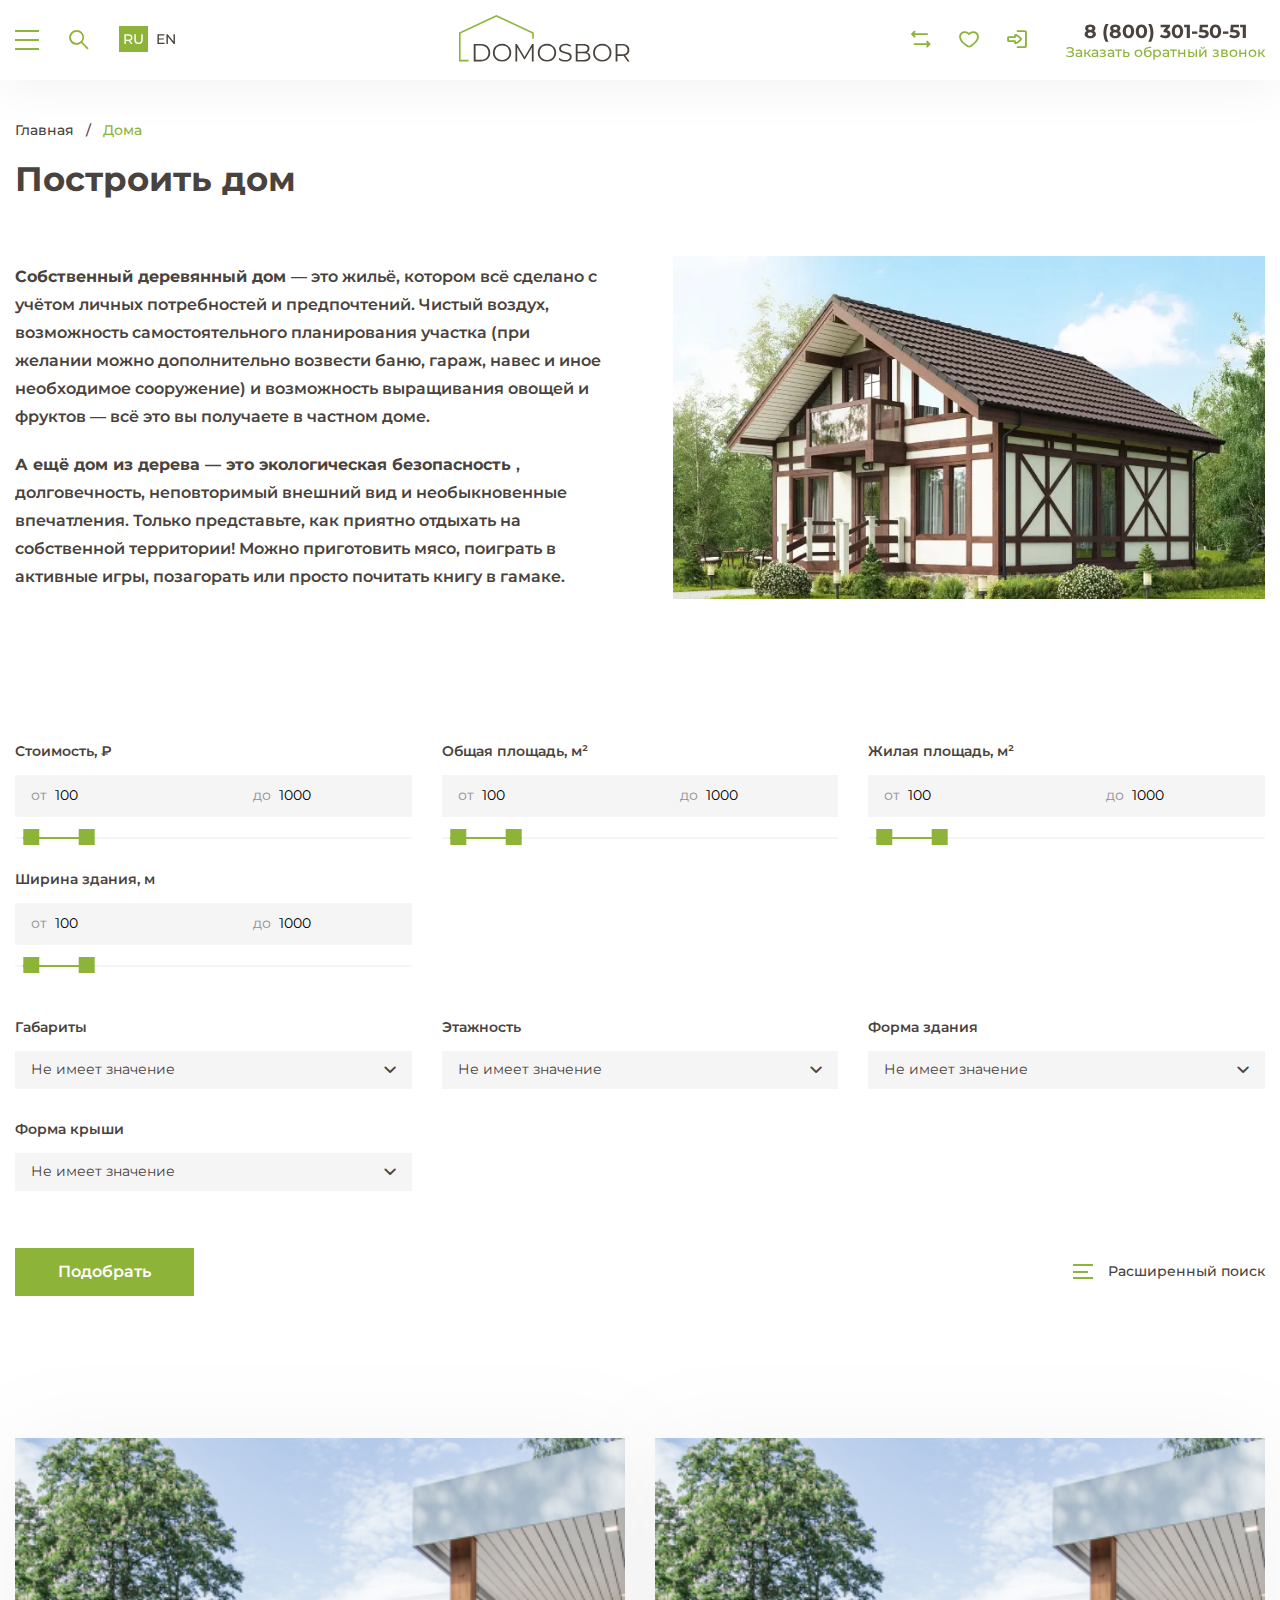
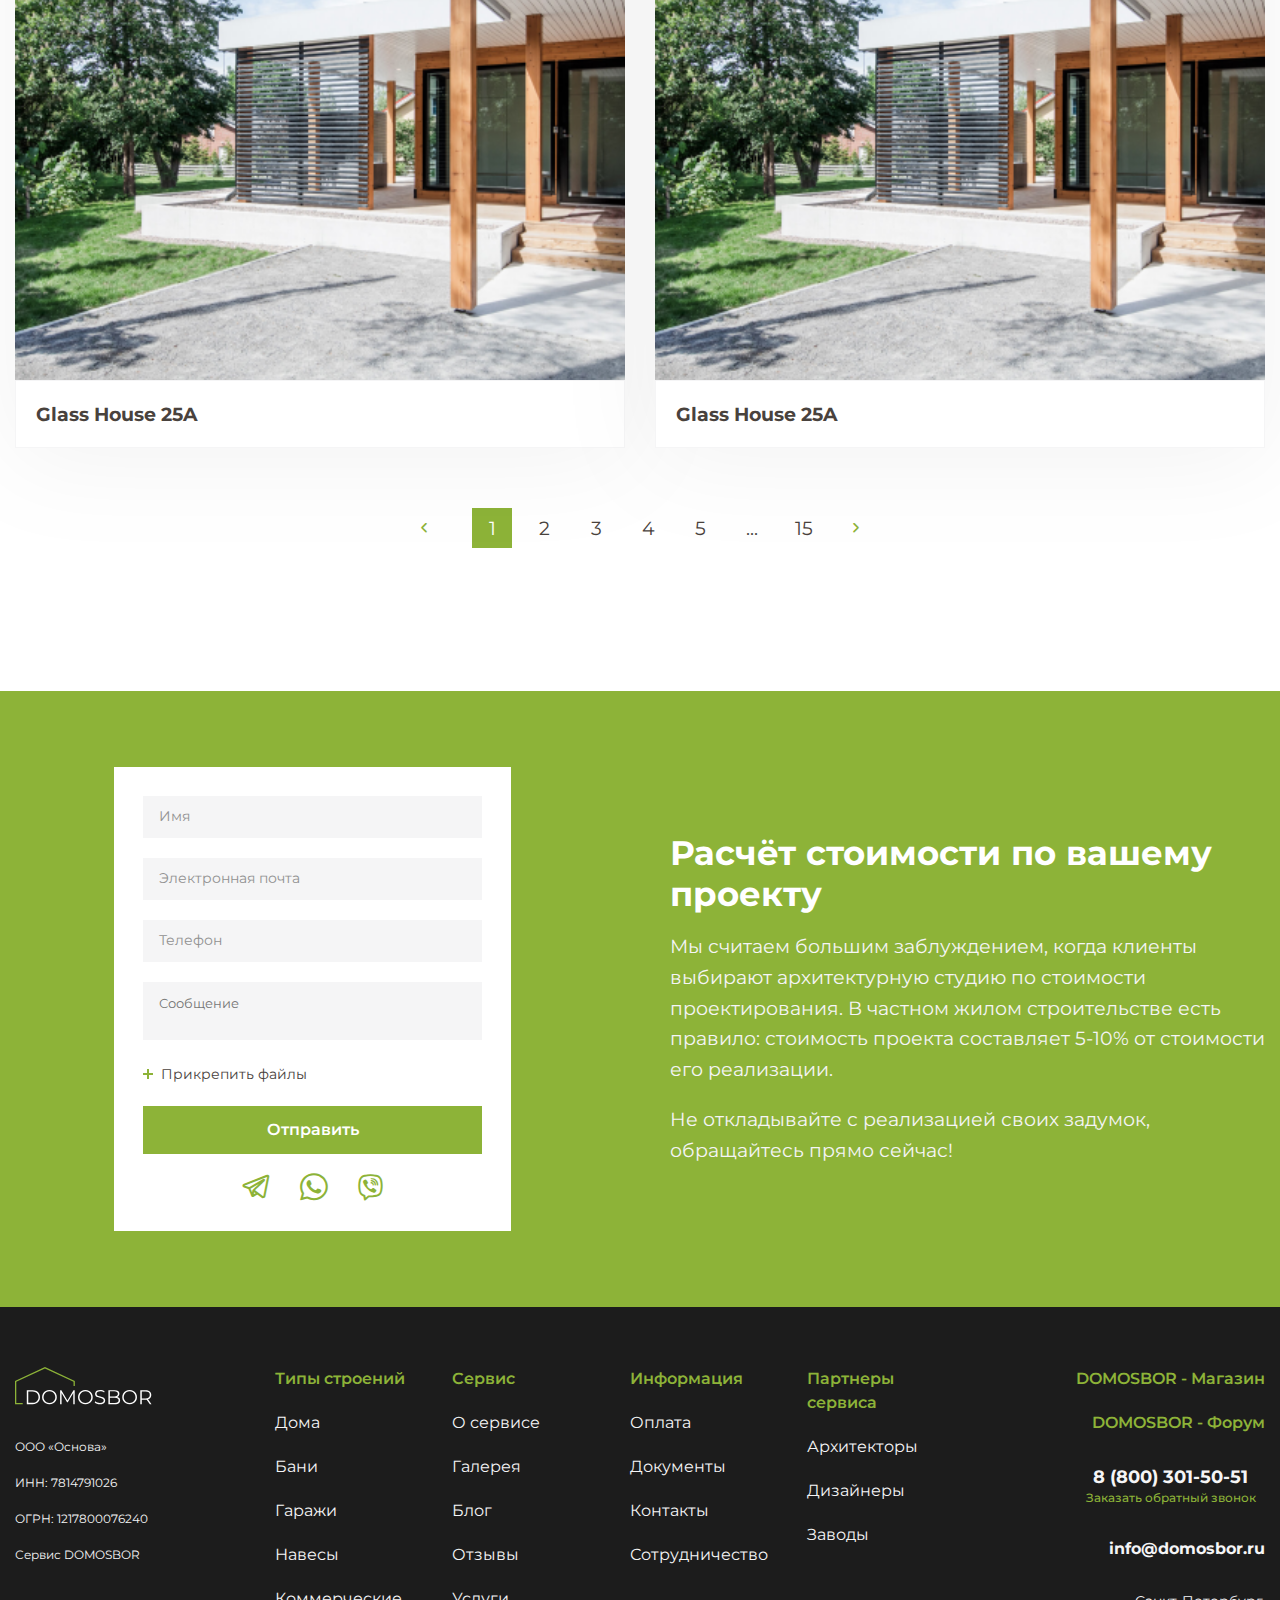
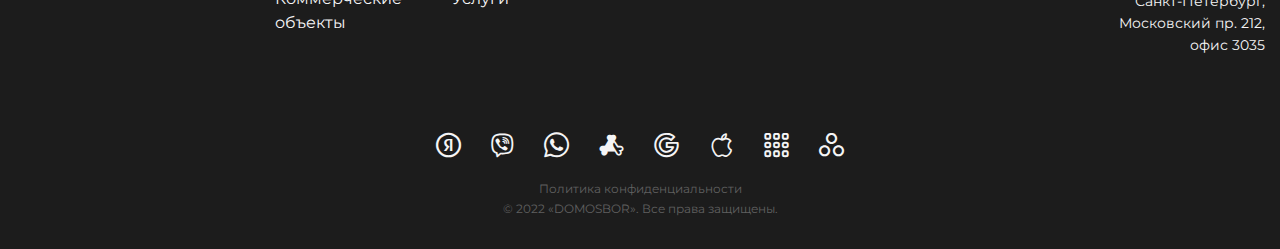
<file: homes.html>
<!DOCTYPE html>
<html lang="en">
<head>
	<!-- Заголовок страницы в браузере -->
	<title>Построить дом</title>
	<!--- SWIPER --->
	<link rel="stylesheet" href="https://cdn.jsdelivr.net/npm/swiper@9/swiper-bundle.min.css?_v=20230613225033" />
	<!-- Подключаем CSS -->
	<link rel="stylesheet" href="css/style.min.css?_v=20230613225033">
	<!-- Кодировка страницы -->
	<!-- С появлением HTML5 можно использовать  -->
	<meta charset="UTF-8">
	<!-- Настройки адаптивности страницы  -->
	<!-- Адаптивность  -->
	<meta name="viewport" content="width=device-width,initial-scale=1.0,maximum-scale=1.0, user-scalable=0">
	<!---maximum-scale=1.0, user-scalable=0--->
	<!-- Отключает формирование ссылки у номера телефона на iOS -->
	<!---<meta name="format-detection" content="telephone=no">--->

	<!-- Краткое описание страницы  -->
	<meta name="description" content="Domosbor, интернет магазин мебели">
	<!-- Ключевые слова страницы  -->
	<meta name="keywords" content="Domosbor, мебель, интернет магазин">

	<!-- Управление доступом поисковых роботов к странице -->
	<!-- Запрет индексации страницы полностью -->
	<!---<meta name="robots" content="none">--->

	<!-- Автор страницы -->
	<meta name="Author" content="shms59">
	<!-- Авторские права -->
	<meta name="Copyright" content="2023">
	<!-- Адрес автора -->
	<meta name="Address" content="">

	<!-- локализация сайта, для русскоязычного сайта ru_RU -->
	<meta property="og:locale" content="ru_RU">
	<!-- тип контента, по умолчанию используется article -->
	<meta property="og:type" content="article">
	<!-- заголовок страницы, который будет выводится в записи социальной сети -->
	<meta property="og:title" content="Domosbor">
	<!-- описание страницы -->
	<meta property="og:description" content="Domosbor Интернет магазин мебели">
	<!-- ссылка на изображение, которое будет публиковаться в записи -->
	<meta property="og:image" content="">
	<!-- ссылка на текущую страницу -->
	<meta property="og:url" content="">
	<!-- название сайта -->
	<meta property="og:site_name" content="Domosbor">

	<!-- Тип карты, по умолчанию используется summary -->
	<meta name="twitter:card" content="summary">
	<!-- Имя/логин автора -->
	<meta name="twitter:site" content="">
	<!-- Название страницы -->
	<meta name="twitter:title" content="">
	<!-- Описание страницы -->
	<meta name="twitter:description" content="">
	<!-- Cсылка на изображение -->
	<meta name="twitter:image" content="">
</head>

<body class="">
	<div class="wrapper">
		<div class="full-screen">
			<header class="header ">
	<div class="header__wrapper">
		<div class='header__container _container'>
			<nav class="header__navigation">
				<button data-da=".header__container,767,last" type="button" class="header__icon-menu">
					<span></span>
				</button>
				<div data-da=".burger__body,767,1" class="header__search search-header">
					<button type="button" class="search-header__open _icon-search"></button>
					<div class="search-header__hidden">
						<form action="#" method="POST" class="search-header__body">
							<input type="text" autocomplete="off" placeholder="Поиск..." class="search-header__input">
							<button type="submit" data-tippy-content="Find" class="search-header__icon _icon-search"></button>
						</form>
					</div>

				</div>
				<div data-da=".burger__actions,767,first" data-tippy-content="Choose Language" choose-one
					class="header__languages">
					<a choose-one-item href="#" class="header__language _active-choose">RU</a>
					<a choose-one-item href="#" class="header__language">EN</a>
				</div>
			</nav>
			<a href="home.html" class="header__logo">
				<img src="img/logo.svg" alt="logo">
			</a>
			<div data-da=".burger__actions,767,last" class="header__actions">
				<a href="exchange.html" class="header__action exchange _icon-exchange"></a>
				<a href="favourite.html" class="header__action favourite _icon-heart"></a>
				<a href="#" class="header__action entrance _icon-entrance"></a>
			</div>
			<div class="header__call call-header">
				<div data-da=".burger__body,767,2" class="call-header__block">
					<a href="8 800 301-50-51" class="call-header__number">
						8 (800) 301-50-51
					</a>
					<a href="#" class="call-header__link call">
						Заказать обратный звонок
					</a>
				</div>
				<a href="#" class="call-header__icon call _icon-phone"></a>
			</div>
		</div>

	</div>
	<article class="header__burger burger">
		<div class='burger__container _container'>
			<div class="burger__body">
				<div class="burger__actions">

				</div>
				<!-----SEARCH--->
				<nav class="burger__menu menu-burger">
					<div class="menu-burger__body">
						<div data-tabs class='menu-burger__tabs'>
							<div data-spollers="767,max" class='menu-burger__items'>
								<div class=" menu-burger__block ">
									<button data-spoller data-tab='.menu-burger-build'
										class='menu-burger__item _active-tab _icon-arrow-short-down'>Построить</button>
									<div class="menu-burger__block_1">

									</div>
								</div>
								<div class="menu-burger__block ">
									<button data-spoller data-tab='.menu-burger-buy'
										class='menu-burger__item _icon-arrow-short-down'>Купить</button>
									<div class="menu-burger__block_2">

									</div>
								</div>
								<div class="menu-burger__block ">
									<button data-spoller data-tab='.menu-burger-sent'
										class='menu-burger__item _icon-arrow-short-down'>Арендовать</button>
									<div class="menu-burger__block_3">

									</div>
								</div>
							</div>
							<div data-tabs-content class='menu-burger__content'>
								<div data-da=".menu-burger__block_1,767,last"
									class='menu-burger__element element-burger menu-burger-build _active-tab'>
									<div data-spollers="767,max" class="element-burger__body">
										<div class="element-burger__block">
											<div class="element-burger__label">DOMOSBOR - Магазин</div>
											<div class="element-burger__label">DOMOSBOR - Форум</div>
											<button type="button" data-spoller
												class="element-burger__label _icon-arrow-short-down">Типы
												строений</button>
											<div class="element-burger__hidden">
												<ul class="element-burger__list">
													<li class="element-burger__item"><a href="homes.html"
															class="element-burger__link">Дома</a></li>
													<li class="element-burger__item"><a href="#"
															class="element-burger__link">Бани</a></li>
													<li class="element-burger__item"><a href="bathhouse.html"
															class="element-burger__link">Гаражи</a></li>
													<li class="element-burger__item"><a href="canopy.html"
															class="element-burger__link">Навесы</a></li>
													<li class="element-burger__item"><a href="objects.html"
															class="element-burger__link">Коммерческие объекты</a></li>
												</ul>
											</div>
										</div>
										<div class="element-burger__block">
											<button type="button" data-spoller
												class="element-burger__label _icon-arrow-short-down">Технологии</button>
											<div class="element-burger__hidden">
												<ul class="element-burger__list">
													<li class="element-burger__item"><a href="glued-timber.html"
															class="element-burger__link">Клееный
															брус</a></li>
													<li class="element-burger__item"><a href="carriage.html"
															class="element-burger__link">Лафет</a></li>
													<li class="element-burger__item"><a href="half-timbered.html"
															class="element-burger__link">Фахверковые</a></li>
													<li class="element-burger__item"><a href="felled-tree.html"
															class="element-burger__link">Рубленное бревно</a></li>
													<li class="element-burger__item"><a href="sceleton.html"
															class="element-burger__link">Каркасные</a></li>
													<li class="element-burger__item"><a href="panels.html"
															class="element-burger__link">CLT
															панели</a></li>
													<li class="element-burger__item"><a href="panel-sceleton.html"
															class="element-burger__link">Панельно-каркасные</a></li>
													<li class="element-burger__item"><a href="kelo.html"
															class="element-burger__link">Kelo
															(кело)</a></li>
												</ul>
											</div>
										</div>
										<div class="element-burger__block">
											<button type="button" data-spoller
												class="element-burger__label _icon-arrow-short-down">Магазин</button>
											<div class="element-burger__hidden">
												<ul class="element-burger__list">
													<li class="element-burger__item"><a href="farms.html"
															class="element-burger__link">Фермы
															на МЗП</a></li>
													<li class="element-burger__item"><a href="exterior-finish.html"
															class="element-burger__link">Наружная отделка</a></li>
													<li class="element-burger__item"><a href="exterior-bathhouse.html"
															class="element-burger__link">Отделка
															бань и саун</a></li>
													<li class="element-burger__item"><a href="thermal-wood.html"
															class="element-burger__link">Термодревисина</a></li>
													<li class="element-burger__item"><a href="terrace.html"
															class="element-burger__link">Терраса</a></li>
													<li class="element-burger__item"><a href="painted-wood.html"
															class="element-burger__link">
															Крашенная древисина</a></li>
													<li class="element-burger__item"><a href="exterior-in.html"
															class="element-burger__link">Внутренняя отделка</a></li>
													<li class="element-burger__item"><a href="windows.html"
															class="element-burger__link">Окна</a></li>
												</ul>
											</div>
										</div>
										<div class="element-burger__block">
											<button type="button" data-spoller
												class="element-burger__label _icon-arrow-short-down">Сервис</button>
											<div class="element-burger__hidden">
												<ul class="element-burger__list">
													<li class="element-burger__item"><a href="#" class="element-burger__link">О
															сервисе</a></li>
													<li class="element-burger__item"><a href="gallery.html"
															class="element-burger__link">Галерея</a></li>
													<li class="element-burger__item"><a href="blog.html"
															class="element-burger__link">Блог</a></li>
													<li class="element-burger__item"><a href="reviews.html"
															class="element-burger__link">Отзывы</a></li>
													<li class="element-burger__item"><a href="service.html"
															class="element-burger__link">Услуги</a></li>
												</ul>
											</div>
										</div>
										<div class="element-burger__block">
											<button type="button" data-spoller
												class="element-burger__label _icon-arrow-short-down">Информация</button>
											<div class="element-burger__hidden">
												<ul class="element-burger__list">
													<li class="element-burger__item"><a href="pay.html" class="element-burger__link">
															Оплата</a></li>
													<li class="element-burger__item"><a href="documents.html"
															class="element-burger__link">Документы</a></li>
													<li class="element-burger__item"><a href="contacts.html"
															class="element-burger__link">Контакты</a></li>
													<li class="element-burger__item"><a href="reviews.html"
															class="element-burger__link">Отзывы</a></li>
													<li class="element-burger__item"><a href="collaboration.html"
															class="element-burger__link">Сотрудничество</a></li>
												</ul>
											</div>
										</div>
										<div class="element-burger__block">
											<button type="button" data-spoller
												class="element-burger__label _icon-arrow-short-down">Партнеры
												сервиса</button>
											<div class="element-burger__hidden">
												<ul class="element-burger__list">
													<li class="element-burger__item"><a href="architects.html"
															class="element-burger__link">
															Архитекторы</a></li>
													<li class="element-burger__item"><a href="design.html"
															class="element-burger__link">Дизайнеры</a></li>
													<li class="element-burger__item"><a href="contacts.html"
															class="element-burger__link">Контакты</a></li>
													<li class="element-burger__item"><a href="factories.html"
															class="element-burger__link">Заводы</a></li>
												</ul>
											</div>
										</div>
									</div>
								</div>
								<div data-da=".menu-burger__block_2,767,last" class='menu-burger__element menu-burger-buy'>
									<div data-spollers="767,max" class="element-burger__body">
										<div class="element-burger__block">
											<div class="element-burger__label">DOMOSBOR - Магазин</div>
											<div class="element-burger__label">DOMOSBOR - Форум</div>
											<button type="button" data-spoller
												class="element-burger__label _icon-arrow-short-down">Типы
												строений</button>
											<div class="element-burger__hidden">
												<ul class="element-burger__list">
													<li class="element-burger__item"><a href="homes.html"
															class="element-burger__link">Дома</a></li>
													<li class="element-burger__item"><a href="bathhouse.html"
															class="element-burger__link">Бани</a></li>
													<li class="element-burger__item"><a href="garage.html"
															class="element-burger__link">Гаражи</a></li>
													<li class="element-burger__item"><a href="canopy.html"
															class="element-burger__link">Навесы</a></li>
													<li class="element-burger__item"><a href="objects.html"
															class="element-burger__link">Коммерческие объекты</a></li>
												</ul>
											</div>
										</div>
										<div class="element-burger__block">
											<button type="button" data-spoller
												class="element-burger__label _icon-arrow-short-down">Технологии</button>
											<div class="element-burger__hidden">
												<ul class="element-burger__list">
													<li class="element-burger__item"><a href="glued-timber.html"
															class="element-burger__link">Клееный
															брус</a></li>
													<li class="element-burger__item"><a href="carriage.html"
															class="element-burger__link">Лафет</a></li>
													<li class="element-burger__item"><a href="half-timbered.html"
															class="element-burger__link">Фахверковые</a></li>
													<li class="element-burger__item"><a href="felled-tree.html"
															class="element-burger__link">Рубленное бревно</a></li>
													<li class="element-burger__item"><a href="sceleton.html"
															class="element-burger__link">Каркасные</a></li>
													<li class="element-burger__item"><a href="panels.html"
															class="element-burger__link">CLT
															панели</a></li>
													<li class="element-burger__item"><a href="panel-sceleton.html"
															class="element-burger__link">Панельно-каркасные</a></li>
													<li class="element-burger__item"><a href="kelo.html"
															class="element-burger__link">Kelo
															(кело)</a></li>
												</ul>
											</div>
										</div>
										<div class="element-burger__block">
											<button type="button" data-spoller
												class="element-burger__label _icon-arrow-short-down">Магазин</button>
											<div class="element-burger__hidden">
												<ul class="element-burger__list">
													<li class="element-burger__item"><a href="farms.html"
															class="element-burger__link">Фермы
															на МЗП</a></li>
													<li class="element-burger__item"><a href="exterior-finish.html"
															class="element-burger__link">Наружная отделка</a></li>
													<li class="element-burger__item"><a href="exterior-bathhouse.html"
															class="element-burger__link">Отделка
															бань и саун</a></li>
													<li class="element-burger__item"><a href="thermal-wood.html"
															class="element-burger__link">Термодревисина</a></li>
													<li class="element-burger__item"><a href="terrace.html"
															class="element-burger__link">Терраса</a></li>
													<li class="element-burger__item"><a href="painted-wood.html"
															class="element-burger__link">
															Крашенная древисина</a></li>
													<li class="element-burger__item"><a href="exterior-in.html"
															class="element-burger__link">Внутренняя отделка</a></li>
													<li class="element-burger__item"><a href="windows.html"
															class="element-burger__link">Окна</a></li>
												</ul>
											</div>
										</div>
										<div class="element-burger__block">
											<button type="button" data-spoller
												class="element-burger__label _icon-arrow-short-down">Сервис</button>
											<div class="element-burger__hidden">
												<ul class="element-burger__list">
													<li class="element-burger__item"><a href="service.html"
															class="element-burger__link">О
															сервисе</a></li>
													<li class="element-burger__item"><a href="gallery.html"
															class="element-burger__link">Галерея</a></li>
													<li class="element-burger__item"><a href="blog.html"
															class="element-burger__link">Блог</a></li>
													<li class="element-burger__item"><a href="reviews.html"
															class="element-burger__link">Отзывы</a></li>
													<li class="element-burger__item"><a href="service.html"
															class="element-burger__link">Услуги</a></li>
												</ul>
											</div>
										</div>
										<div class="element-burger__block">
											<button type="button" data-spoller
												class="element-burger__label _icon-arrow-short-down">Информация</button>
											<div class="element-burger__hidden">
												<ul class="element-burger__list">
													<li class="element-burger__item"><a href="pay.html" class="element-burger__link">
															Оплата</a></li>
													<li class="element-burger__item"><a href="documents.html"
															class="element-burger__link">Документы</a></li>
													<li class="element-burger__item"><a href="contacts.html"
															class="element-burger__link">Контакты</a></li>
													<li class="element-burger__item"><a href="reviews.html"
															class="element-burger__link">Отзывы</a></li>
													<li class="element-burger__item"><a href="collaboration.html"
															class="element-burger__link">Сотрудничество</a></li>
												</ul>
											</div>
										</div>
										<div class="element-burger__block">
											<button type="button" data-spoller
												class="element-burger__label _icon-arrow-short-down">Партнеры
												сервиса</button>
											<div class="element-burger__hidden">
												<ul class="element-burger__list">
													<li class="element-burger__item"><a href="architects.html"
															class="element-burger__link">
															Архитекторы</a></li>
													<li class="element-burger__item"><a href="design.html"
															class="element-burger__link">Дизайнеры</a></li>
													<li class="element-burger__item"><a href="contacts.html"
															class="element-burger__link">Контакты</a></li>
													<li class="element-burger__item"><a href="factories.html"
															class="element-burger__link">Заводы</a></li>
												</ul>
											</div>
										</div>
									</div>
								</div>
								<div data-da=".menu-burger__block_3,767,last" class='menu-burger__element menu-burger-sent'>
									<div data-spollers="767,max" class="element-burger__body">
										<div class="element-burger__block">
											<div class="element-burger__label">DOMOSBOR - Магазин</div>
											<div class="element-burger__label">DOMOSBOR - Форум</div>
											<button type="button" data-spoller
												class="element-burger__label _icon-arrow-short-down">Типы
												строений</button>
											<div class="element-burger__hidden">
												<ul class="element-burger__list">
													<li class="element-burger__item"><a href="homes.html"
															class="element-burger__link">Дома</a></li>
													<li class="element-burger__item"><a href="bathhouse.html"
															class="element-burger__link">Бани</a></li>
													<li class="element-burger__item"><a href="garage.html"
															class="element-burger__link">Гаражи</a></li>
													<li class="element-burger__item"><a href="canopy.html"
															class="element-burger__link">Навесы</a></li>
													<li class="element-burger__item"><a href="objects.html"
															class="element-burger__link">Коммерческие объекты</a></li>
												</ul>
											</div>
										</div>
										<div class="element-burger__block">
											<button type="button" data-spoller
												class="element-burger__label _icon-arrow-short-down">Технологии</button>
											<div class="element-burger__hidden">
												<ul class="element-burger__list">
													<li class="element-burger__item"><a href="glued-timber.html"
															class="element-burger__link">Клееный
															брус</a></li>
													<li class="element-burger__item"><a href="carriage.html"
															class="element-burger__link">Лафет</a></li>
													<li class="element-burger__item"><a href="half-timbered.html"
															class="element-burger__link">Фахверковые</a></li>
													<li class="element-burger__item"><a href="felled-tree.html"
															class="element-burger__link">Рубленное бревно</a></li>
													<li class="element-burger__item"><a href="sceleton.html"
															class="element-burger__link">Каркасные</a></li>
													<li class="element-burger__item"><a href="panels.html"
															class="element-burger__link">CLT
															панели</a></li>
													<li class="element-burger__item"><a href="panel-sceleton.html"
															class="element-burger__link">Панельно-каркасные</a></li>
													<li class="element-burger__item"><a href="kelo.html"
															class="element-burger__link">Kelo
															(кело)</a></li>
												</ul>
											</div>
										</div>
										<div class="element-burger__block">
											<button type="button" data-spoller
												class="element-burger__label _icon-arrow-short-down">Магазин</button>
											<div class="element-burger__hidden">
												<ul class="element-burger__list">
													<li class="element-burger__item"><a href="farms.html"
															class="element-burger__link">Фермы
															на МЗП</a></li>
													<li class="element-burger__item"><a href="exterior-finish.html"
															class="element-burger__link">Наружная отделка</a></li>
													<li class="element-burger__item"><a href="exterior-bathhouse.html"
															class="element-burger__link">Отделка
															бань и саун</a></li>
													<li class="element-burger__item"><a href="thermal-wood.html"
															class="element-burger__link">Термодревисина</a></li>
													<li class="element-burger__item"><a href="terrace.html"
															class="element-burger__link">Терраса</a></li>
													<li class="element-burger__item"><a href="painted-wood.html"
															class="element-burger__link">
															Крашенная древисина</a></li>
													<li class="element-burger__item"><a href="exterior-in.html"
															class="element-burger__link">Внутренняя отделка</a></li>
													<li class="element-burger__item"><a href="windows.html"
															class="element-burger__link">Окна</a></li>
												</ul>
											</div>
										</div>
										<div class="element-burger__block">
											<button type="button" data-spoller
												class="element-burger__label _icon-arrow-short-down">Сервис</button>
											<div class="element-burger__hidden">
												<ul class="element-burger__list">
													<li class="element-burger__item"><a href="service.html"
															class="element-burger__link">О
															сервисе</a></li>
													<li class="element-burger__item"><a href="gallery.html"
															class="element-burger__link">Галерея</a></li>
													<li class="element-burger__item"><a href="blog.html"
															class="element-burger__link">Блог</a></li>
													<li class="element-burger__item"><a href="reviews.html"
															class="element-burger__link">Отзывы</a></li>
													<li class="element-burger__item"><a href="service.html"
															class="element-burger__link">Услуги</a></li>
												</ul>
											</div>
										</div>
										<div class="element-burger__block">
											<button type="button" data-spoller
												class="element-burger__label _icon-arrow-short-down">Информация</button>
											<div class="element-burger__hidden">
												<ul class="element-burger__list">
													<li class="element-burger__item"><a href="pay.html" class="element-burger__link">
															Оплата</a></li>
													<li class="element-burger__item"><a href="documents.html"
															class="element-burger__link">Документы</a></li>
													<li class="element-burger__item"><a href="contacts.html"
															class="element-burger__link">Контакты</a></li>
													<li class="element-burger__item"><a href="reviews.html"
															class="element-burger__link">Отзывы</a></li>
													<li class="element-burger__item"><a href="collaboration.html"
															class="element-burger__link">Сотрудничество</a></li>
												</ul>
											</div>
										</div>
										<div class="element-burger__block">
											<button type="button" data-spoller
												class="element-burger__label _icon-arrow-short-down">Партнеры
												сервиса</button>
											<div class="element-burger__hidden">
												<ul class="element-burger__list">
													<li class="element-burger__item"><a href="architects.html"
															class="element-burger__link">
															Архитекторы</a></li>
													<li class="element-burger__item"><a href="design.html"
															class="element-burger__link">Дизайнеры</a></li>
													<li class="element-burger__item"><a href="contacts.html"
															class="element-burger__link">Контакты</a></li>
													<li class="element-burger__item"><a href="factories.html"
															class="element-burger__link">Заводы</a></li>
												</ul>
											</div>
										</div>
									</div>
								</div>
							</div>
						</div>
					</div>
				</nav>
			</div>
		</div>
	</article>
	<div class="header__entrance entrance-header">
		<div class='entrance-header__container _container'>
			<div class="entrance-header__body">
				<div data-tabs class='entrance-header__tabs forms-tabs'>
					<div class='entrance-header__tab-items forms-tabs__items'>
						<button data-tab='.classical'
							class='entrance-header__tab forms-tabs__tab _tab-button _active-tab'>Пользователь
						</button>
						<button data-tab='.professional'
							class='entrance-header__tab forms-tabs__tab _tab-button'>Профессионал</button>
					</div>
					<div data-tabs-content class='entrance-header__forms forms-tabs__forms'>
						<form action="#" method="POST"
							class="entrance-header__form form-entrance forms-tabs__form form-tabs classical _active-tab _gray-form">
							<div class="form-entrance__body form-tabs__body">
								<div class="form-entrance__block">
									<h2 class="form-entrance__title">
										Электронная почта / Телефон
									</h2>
									<div class="form-tabs__item _white-input _flying-input">

										<input required tabindex="1" type="text" autocomplete="off" validation
											class="form-tabs__input">
										<label class="form-tabs__label">Email</label>
									</div>
								</div>
								<div class="form-entrance__block">
									<h2 class="form-entrance__title">
										Пароль
									</h2>
									<div class="form-tabs__item _white-input _flying-input">

										<input required tabindex="2" type="text" autocomplete="off" class="form-tabs__input">
										<label class="form-tabs__label">Пароль</label>
									</div>
								</div>
								<button tabindex="3" type="submit" class="form-tabs__button _btn-green">
									Войти
								</button>
								<a href="#" class="form-entrance__link registry">Регистрация</a>
								<div class="form-entrance__icons">
									<a href="#" class="form-entrance__icon _icon-google-alt"></a>
									<a href="#" class="form-entrance__icon _icon-yandex"></a>
									<a href="#" class="form-entrance__icon _icon-vk"></a>
								</div>
							</div>
						</form>
						<form action="#" method="POST"
							class="entrance-header__form form-entrance forms-tabs__form form-tabs professional _gray-form">
							<div class="form-entrance__body form-tabs__body">
								<div class="form-entrance__block">
									<h2 class="form-entrance__title">
										Электронная почта / Телефон
									</h2>
									<div class="form-tabs__item _white-input _flying-input">

										<input required tabindex="4" type="text" autocomplete="off" validation
											class="form-tabs__input ">
										<label class="form-tabs__label">Email</label>
									</div>
								</div>
								<div class="form-entrance__block">
									<h2 class="form-entrance__title">
										Пароль
									</h2>
									<div class="form-tabs__item _white-input _flying-input">

										<input required tabindex="5" type="text" autocomplete="off" class="form-tabs__input ">
										<label class="form-tabs__label">Пароль</label>
									</div>
								</div>
								<button tabindex="6" type="submit" class="form-tabs__button _btn-green">
									Войти
								</button>
								<a href="#" class="form-entrance__link registry">Регистрация</a>
							</div>
						</form>
					</div>
				</div>
				<nav class="entrance-header__actions actions-entrance">
					<h2 class="actions-entrance__title">
						Domosbor <span> PRO</span>
					</h2>
					<div class="actions-entrance__body">
						<a data-tippy-content="Lorem ipsum dolor sit amet, consectetur adipiscing elit. Amet elementum eu sed sed. Nulla semper euismod nam posuere egestas lorem venenatis. At urna cum pulvinar arcu morbi elementum amet et enim. Tincidunt venenatis, turpis facilisi tempor nunc, eget netus nunc risus."
							href="#" class="actions-entrance__button _btn-green">Сдать объект</a>
						<a href="#" class="actions-entrance__button _btn-green">Продать объект</a>
						<a href="#" class="actions-entrance__button _btn-green">Стать партнером сервиса</a>
					</div>
				</nav>
			</div>
		</div>
	</div>
	<div class="header__registration registration-header">
		<div class='registration-header__container _container'>
			<div class="registration-header__body">
				<h2 class="registration-header__title">
					Регистрация
				</h2>
				<h3 class="registration-header__sub-title">
					Введите почту и пароль
				</h3>
				<form action="#" method="POST" class="registration-header__form form-registration">
					<div class="form-registration__body">
						<div class="form-registration__item _gray-input _flying-input">

							<input type="text" autocomplete="off" validation class="form-registration__input ">
							<label class="form-registration__label">Электронная почта</label>
						</div>
						<div class="form-registration__item _gray-input _flying-input">

							<input type="text" autocomplete="off" class="form-registration__input">
							<label class="form-registration__label">Пароль </label>
						</div>
						<div class="form-registration__item _gray-input _flying-input">
							<label class="form-registration__label">Пароль повторно</label>
							<input type="text" autocomplete="off" class="form-registration__input">
						</div>
						<button class="form-registration__button _btn-green">Регистрация</button>
					</div>
				</form>
			</div>
		</div>
	</div>
	<div class="header__connect connect-header">
		<div class='connect-header__container _container'>
			<div class="connect-header__body">
				<h2 class="connect-header__title">ФОРМА СВЯЗИ</h2>

				<form action="#" method="post" class="connect-header__form form-main">
	<div class="form-main__body">
		<div class="form-main__input _gray-input _flying-input">
			<input type="text" autocomplete="off" required class="form-main__field">
			<label class="main-form__label">
				Имя
			</label>
		</div>
		<div class="form-main__input _gray-input _flying-input">
			<input type="text" autocomplete="off" validation required class="form-main__field">
			<label class="main-form__label">
				Электронная почта
			</label>
		</div>
		<div class="form-main__input _gray-input _flying-input">
			<input type="tel" autocomplete="off" required class="form-main__field">
			<label class="main-form__label">
				Телефон
			</label>
		</div>
		<div class="form-main__input _gray-input">
			<textarea placeholder="Сообщение" maxlength="300" style="resize: none; appearance: none;" type="text"
				autocomplete="off" class="form-main__field"></textarea>
		</div>
		<div class="form-main__files files-form">
			<input type="file" class="files-form__input">
			<span class="plus-icon files-form__icon">
				<span class="filter"></span>
				<span class="filter"></span>
			</span>
			<div class="files-form__text">
				Прикрепить файлы
			</div>
		</div>
		<button type="submit" class="form-main__button _btn-green">
			Отправить
		</button>
		<div class="form-main__icons">
			<a href="#" class="form-main__icon _icon-telegram"></a>
			<a href="#" class="form-main__icon _icon-whatsapp"></a>
			<a href="#" class="form-main__icon _icon-viber"></a>
		</div>
	</div>
</form>
			</div>
		</div>
	</div>
</header>
			<nav class="breadcrumbs search-breadcrumbs">
				<div class='breadcrumbs__container _container'>
					<div class="breadcrumbs__body">
						<ul class="breadcrumbs__list">
							<li class="breadcrumbs__item"><a href="home.html" class="breadcrumbs__link breadcrumbs__link_prev">
									Главная
								</a></li>
							<li class="breadcrumbs__item"><a href="home.html" class="breadcrumbs__link breadcrumbs__link_prev">
									/
								</a></li>
							<li class="breadcrumbs__item"><a href="homes.html"
									class="breadcrumbs__link breadcrumbs__link_next">
									Дома
								</a></li>
						</ul>
					</div>
				</div>
			</nav>
			<div class="title-block search-title">
				<div class='title-block__container _container'>
					<h1 class="title-block__main-title">
						Построить дом
					</h1>
				</div>
			</div>
			<main class="page page-building page-homes">
				<section class="page__information information information_homes">
					<div class='information__container _container'>

						<div class="information__body">
							<div class="information__text-block">
								<div class="information__text">
									<p><span>Собственный деревянный дом </span> — это жильё, котором всё сделано с учётом личных
										потребностей
										и предпочтений. Чистый воздух, возможность самостоятельного планирования участка
										(при желании можно дополнительно возвести баню, гараж, навес и иное необходимое
										сооружение) и возможность выращивания овощей и фруктов — всё это вы получаете в частном
										доме.

									</p>
									<p><span>А ещё дом из дерева — это экологическая безопасность </span>, долговечность,
										неповторимый внешний
										вид и необыкновенные впечатления. Только представьте, как приятно отдыхать на собственной
										территории! Можно приготовить мясо, поиграть в активные игры, позагорать или просто
										почитать книгу в гамаке.</p>
								</div>

							</div>
							<div class="information__image">
								<picture><source srcset="img/information/02.webp" type="image/webp"><img src="img/information/02.png" alt="image"></picture>
							</div>
						</div>

					</div>
				</section>
				<section class="page-building__main-filter main-filter">
					<div class='main-filter__container _container'>
						<div class="main-filter__body">
							<div class="main-filter__ranges">
								<div class="main-filter__item">
									<div class="main-filter__label _label">
										Стоимость, ₽
									</div>
									<div data-range class="main-filter__range main-range">
										<div class="main-range__inputs">
											<span>от</span>
											<input data-range-from="0" value="100" type="text" class="main-range__input">
											<span>до</span>
											<input data-range-to="5000" value="1000" type="text" class="main-range__input">
										</div>
										<div data-range-item class="main-range__item"></div>
									</div>
								</div>
								<div class="main-filter__item">
									<div class="main-filter__label _label">
										Общая площадь, м²
									</div>
									<div data-range class="main-filter__range main-range">
										<div class="main-range__inputs">
											<span>от</span>
											<input data-range-from="0" value="100" type="text" class="main-range__input">
											<span>до</span>
											<input data-range-to="5000" value="1000" type="text" class="main-range__input">
										</div>
										<div data-range-item class="main-range__item"></div>
									</div>
								</div>
								<div class="main-filter__item">
									<div class="main-filter__label _label">
										Жилая площадь, м²
									</div>
									<div data-range class="main-filter__range main-range">
										<div class="main-range__inputs">
											<span>от</span>
											<input data-range-from="0" value="100" type="text" class="main-range__input">
											<span>до</span>
											<input data-range-to="5000" value="1000" type="text" class="main-range__input">
										</div>
										<div data-range-item class="main-range__item"></div>
									</div>
								</div>
								<div class="main-filter__item">
									<div class="main-filter__label _label">
										Ширина здания, м
									</div>
									<div data-range class="main-filter__range main-range">
										<div class="main-range__inputs">
											<span>от</span>
											<input data-range-from="0" value="100" type="text" class="main-range__input">
											<span>до</span>
											<input data-range-to="5000" value="1000" type="text" class="main-range__input">
										</div>
										<div data-range-item class="main-range__item"></div>
									</div>
								</div>


							</div>
							<div class="main-filter__spollers">
								<div class="main-filter__item">
									<div class="main-filter__label  _label">
										Габариты
									</div>
									<select class="main-filter__select _select">
										<option value="1" class="main-filter__option">Не имеет значение</option>
										<option value="2" class="main-filter__option">Не имеет значение</option>
										<option value="3" class="main-filter__option">Не имеет значение</option>
										<option value="4" class="main-filter__option">Не имеет значение</option>

									</select>
								</div>
								<div class="main-filter__item">
									<div class="main-filter__label  _label">
										Этажность
									</div>
									<select class="main-filter__select _select">
										<option value="1" class="main-filter__option">Не имеет значение</option>
										<option value="2" class="main-filter__option">Не имеет значение</option>
										<option value="3" class="main-filter__option">Не имеет значение</option>
										<option value="4" class="main-filter__option">Не имеет значение</option>

									</select>
								</div>
								<div class="main-filter__item">
									<div class="main-filter__label  _label">
										Форма здания
									</div>
									<select class="main-filter__select _select">
										<option value="1" class="main-filter__option">Не имеет значение</option>
										<option value="2" class="main-filter__option">Не имеет значение</option>
										<option value="3" class="main-filter__option">Не имеет значение</option>
										<option value="4" class="main-filter__option">Не имеет значение</option>

									</select>
								</div>
								<div class="main-filter__item">
									<div class="main-filter__label  _label">
										Форма крыши
									</div>
									<select class="main-filter__select _select">
										<option value="1" class="main-filter__option">Не имеет значение</option>
										<option value="2" class="main-filter__option">Не имеет значение</option>
										<option value="3" class="main-filter__option">Не имеет значение</option>
										<option value="4" class="main-filter__option">Не имеет значение</option>

									</select>
								</div>

							</div>
						</div>
						<div class="main-filter__footer">
							<a href="#" class="main-filter__button _btn-green">
								Подобрать
							</a>
							<a href="search.html" class="filter-main__advanced">
								<div class="filter-main__advanced-icon">
									<span></span>
								</div>
								<div class="filter-main__text">
									Расширенный поиск
								</div>
							</a>
						</div>
					</div>
				</section>
				<section class="page__main-products main-products">
					<div class='main-products__container _container'>
						<div class="main-products__body">
							<div class="main-products__columns">
								<article class="main-products__column">
									<div class="main-products__item item-main-products">
										<div class="item-main-products__actions _actions">
											<a href="#" class="item-main-products__action _icon-exchange _action"></a>
											<a href="#" class="item-main-products__action _icon-heart _action"></a>
										</div>
										<div class="item-main-products__image _ibg">
											<picture><source srcset="img/main-products/01.webp" type="image/webp"><img src="img/main-products/01.png" alt="image"></picture>
										</div>
										<div class="item-main-products__body">
											<h2 class="item-main-products__title _sub-title">
												Glass House 25A
											</h2>
											<div class="item-main-products__hidden">
												<ul class="item-main-products__list">
													<li class="item-main-products__point">Тип: Баня</li>
													<li class="item-main-products__point">Технология: Клееный брус</li>
													<li class="item-main-products__point">Габариты: 100х100х100 </li>
												</ul>
												<div class="item-main-products__price">
													1 000 000 ₽
												</div>
											</div>
										</div>
									</div>
								</article>
								<article class="main-products__column">
									<div class="main-products__item item-main-products">
										<div class="item-main-products__actions _actions">
											<a href="#" class="item-main-products__action _icon-exchange _action"></a>
											<a href="#" class="item-main-products__action _icon-heart _action"></a>
										</div>
										<div class="item-main-products__image _ibg">
											<picture><source srcset="img/main-products/01.webp" type="image/webp"><img src="img/main-products/01.png" alt="image"></picture>
										</div>
										<div class="item-main-products__body">
											<h2 class="item-main-products__title _sub-title">
												Glass House 25A
											</h2>
											<div class="item-main-products__hidden">
												<ul class="item-main-products__list">
													<li class="item-main-products__point">Тип: Баня</li>
													<li class="item-main-products__point">Технология: Клееный брус</li>
													<li class="item-main-products__point">Габариты: 100х100х100 </li>
												</ul>
												<div class="item-main-products__price">
													1 000 000 ₽
												</div>
											</div>
										</div>
									</div>
								</article>
							</div>
							<div class="main-products__control control">
								<div class="control__body">
									<a href="#" class="control__link _icon-arrow-short-left control__link_arrow">

									</a>
									<a href="#" class="control__link _active">
										1
									</a>
									<a href="#" class="control__link">
										2
									</a>
									<a href="#" class="control__link">
										3
									</a>
									<a href="#" class="control__link">
										4
									</a>
									<a href="#" class="control__link">
										5
									</a>
									<a href="#" class="control__link">
										...
									</a>
									<a href="#" class="control__link">
										15
									</a>
									<a href="#" class="control__link _icon-arrow-short-right control__link_arrow">

									</a>
								</div>
							</div>
						</div>
					</div>
				</section>
				<section class="page__main-form main-form">
	<div class='main-form__container _container'>
		<div class="main-form__body">
			<form action="#" method="post" class="main-form__form form-main">
	<div class="form-main__body">
		<div class="form-main__input _gray-input _flying-input">
			<input type="text" autocomplete="off" required class="form-main__field">
			<label class="main-form__label">
				Имя
			</label>
		</div>
		<div class="form-main__input _gray-input _flying-input">
			<input type="text" autocomplete="off" validation required class="form-main__field">
			<label class="main-form__label">
				Электронная почта
			</label>
		</div>
		<div class="form-main__input _gray-input _flying-input">
			<input type="tel" autocomplete="off" required class="form-main__field">
			<label class="main-form__label">
				Телефон
			</label>
		</div>
		<div class="form-main__input _gray-input">
			<textarea placeholder="Сообщение" maxlength="300" style="resize: none; appearance: none;" type="text"
				autocomplete="off" class="form-main__field"></textarea>
		</div>
		<div class="form-main__files files-form">
			<input type="file" class="files-form__input">
			<span class="plus-icon files-form__icon">
				<span class="filter"></span>
				<span class="filter"></span>
			</span>
			<div class="files-form__text">
				Прикрепить файлы
			</div>
		</div>
		<button type="submit" class="form-main__button _btn-green">
			Отправить
		</button>
		<div class="form-main__icons">
			<a href="#" class="form-main__icon _icon-telegram"></a>
			<a href="#" class="form-main__icon _icon-whatsapp"></a>
			<a href="#" class="form-main__icon _icon-viber"></a>
		</div>
	</div>
</form>
			<div class="main-form__block">
				<h2 class="main-form__title _main-title">
					Расчёт стоимости по вашему проекту
				</h2>
				<div class="main-form__text">
					<p>Мы считаем большим заблуждением, когда клиенты выбирают архитектурную студию по стоимости
						проектирования. В частном жилом строительстве есть правило: стоимость проекта составляет 5-10% от
						стоимости его реализации.</p>
					<p>Не откладывайте с реализацией своих задумок, обращайтесь прямо сейчас!</p>
				</div>
			</div>
		</div>
	</div>
</section>
			</main>
			
			<footer class="footer">
	<div class='footer__container _container'>
		<div class="footer__body">
			<div class="footer__info info-footer">
				<a href="#" class="info-footer__logo"><img src="img/logo-alt.svg" alt="logo"></a>
				<ul class="info-footer__list">
					<li class="info-footer__item">
						ООО «Основа»
					</li>
					<li class="info-footer__item">
						ИНН: 7814791026
					</li>
					<li class="info-footer__item">
						ОГРН: 1217800076240
					</li>
					<li class="info-footer__item">
						Сервис DOMOSBOR
					</li>
				</ul>
			</div>
			<nav class="footer__menu menu-footer">
				<div data-spollers="1024,max" class="menu-footer__body">
					<div class="menu-footer__block">
						<h2 data-spoller class="menu-footer__label _icon-arrow-short-down">Типы строений</h2>
						<ul class="menu-footer__list">
							<li class="menu-footer__item"><a href="homes.html" class="menu-footer__link">
									Дома
								</a></li>
							<li class="menu-footer__item"><a href="bathhouse.html" class="menu-footer__link">
									Бани
								</a></li>
							<li class="menu-footer__item"><a href="garage.html" class="menu-footer__link">
									Гаражи
								</a></li>
							<li class="menu-footer__item"><a href="canopy.html" class="menu-footer__link">
									Навесы
								</a></li>
							<li class="menu-footer__item"><a href="objects.html" class="menu-footer__link">
									Коммерческие объекты
								</a></li>
						</ul>
					</div>
					<div class="menu-footer__block">
						<h2 data-spoller class="menu-footer__label _icon-arrow-short-down">Сервис</h2>
						<ul class="menu-footer__list">
							<li class="menu-footer__item"><a href="service.html" class="menu-footer__link">
									О сервисе
								</a></li>
							<li class="menu-footer__item"><a href="gallery.html" class="menu-footer__link">
									Галерея
								</a></li>
							<li class="menu-footer__item"><a href="blog.html" class="menu-footer__link">
									Блог
								</a></li>
							<li class="menu-footer__item"><a href="reviews.html" class="menu-footer__link">
									Отзывы
								</a></li>
							<li class="menu-footer__item"><a href="service.html" class="menu-footer__link">
									Услуги
								</a></li>
						</ul>
					</div>
					<div class="menu-footer__block">
						<h2 data-spoller class="menu-footer__label _icon-arrow-short-down">Информация</h2>
						<ul class="menu-footer__list">
							<li class="menu-footer__item"><a href="pay.html" class="menu-footer__link">
									Оплата
								</a></li>
							<li class="menu-footer__item"><a href="documents.html" class="menu-footer__link">
									Документы
								</a></li>
							<li class="menu-footer__item"><a href="blog.html" class="menu-footer__link">
									Контакты
								</a></li>
							<li class="menu-footer__item"><a href="collaboration.html" class="menu-footer__link">
									Сотрудничество
								</a></li>

						</ul>
					</div>
					<div class="menu-footer__block">
						<h2 data-spoller class="menu-footer__label _icon-arrow-short-down">Партнеры сервиса</h2>
						<ul class="menu-footer__list">
							<li class="menu-footer__item"><a href="architects.html" class="menu-footer__link">
									Архитекторы
								</a></li>
							<li class="menu-footer__item"><a href="design.html" class="menu-footer__link">
									Дизайнеры
								</a></li>
							<li class="menu-footer__item"><a href="factories.html" class="menu-footer__link">
									Заводы
								</a></li>


						</ul>
					</div>
				</div>
			</nav>
			<div data-da=".footer__body,1024,1" class="footer__block block-footer">
				<div class="block-footer__labels">
					<h2 class="block-footer__label">DOMOSBOR - Магазин</h2>
					<h2 class="block-footer__label">DOMOSBOR - Форум</h2>
				</div>
				<div class="block-footer__contacts">
					<div class="block-footer__call">
						<a href="8 800 301-50-51" class="block-footer__call-text">8 (800) 301-50-51</a>
						<a href="#" class="block-footer__call-link call">Заказать обратный звонок</a>
					</div>
					<a href="#" class="block-footer__mail">
						info@domosbor.ru
					</a>
					<ul class="block-footer__list">
						<li class="block-footer__item">
							Санкт-Петербург,
						</li>
						<li class="block-footer__item">
							Московский пр. 212,
						</li>
						<li class="block-footer__item">
							офис 3035
						</li>
					</ul>
				</div>

			</div>
		</div>
		<div class="footer__icons">
			<a href="#" class="footer__icon _icon-yandex">

			</a>
			<a href="#" class="footer__icon _icon-viber">

			</a>
			<a href="#" class="footer__icon _icon-whatsapp">

			</a>
			<a href="#" class="footer__icon _icon-app-store">

			</a>
			<a href="#" class="footer__icon _icon-google-alt">

			</a>
			<a href="#" class="footer__icon _icon-apple">

			</a>
			<a href="#" class="footer__icon _icon-apps">

			</a>
			<a href="#" class="footer__icon _icon-asana">

			</a>
		</div>
		<div class="footer__rules rules-footer">
			<div class="rules-footer__text">
				<span> Политика конфиденциальности</span>
				<span>© 2022 «DOMOSBOR». Все права защищены.</span>
			</div>
		</div>
	</div>
</footer>
		</div>

	</div>
	<!---<script src="https://ajax.googleapis.com/ajax/libs/jquery/2.2.0/jquery.min.js?_v=20230613225033"></script>-->
	<script src="js/app.min.js?_v=20230613225033"></script>
</body>

</html>
</file>
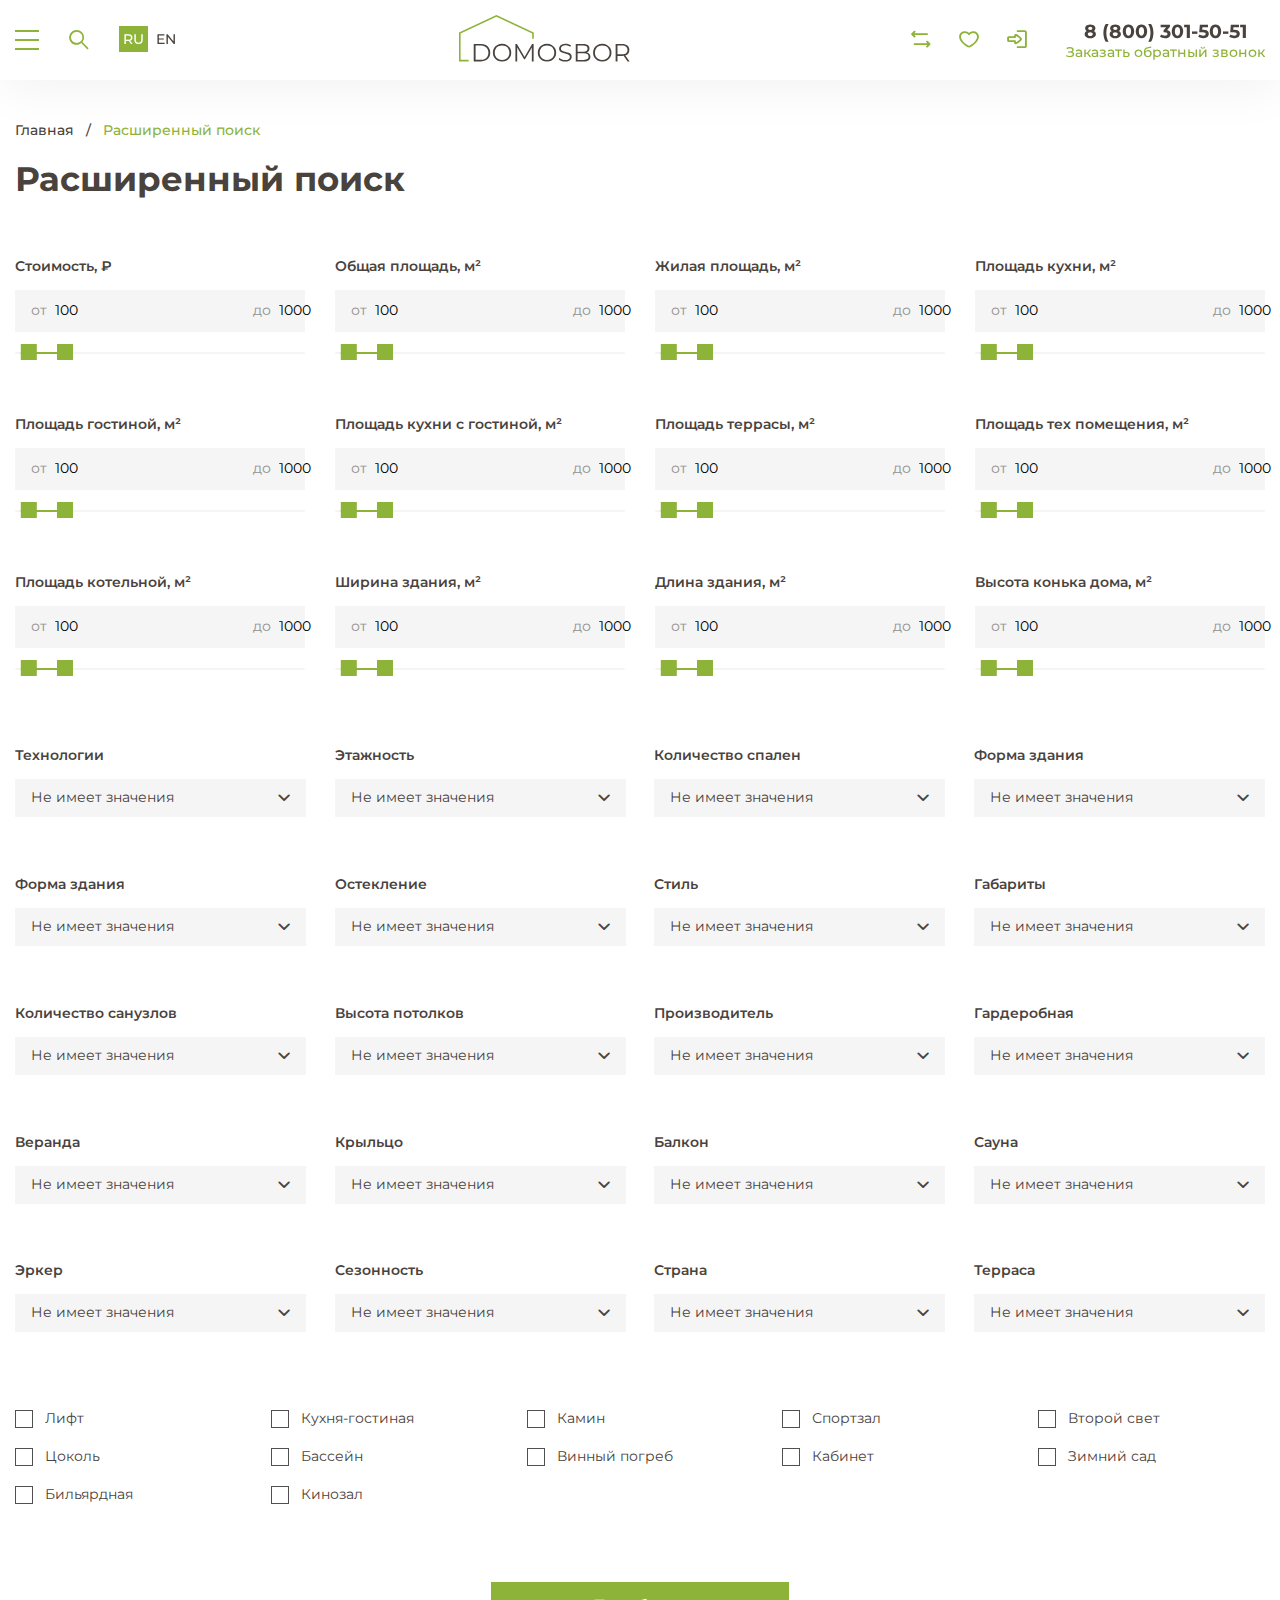
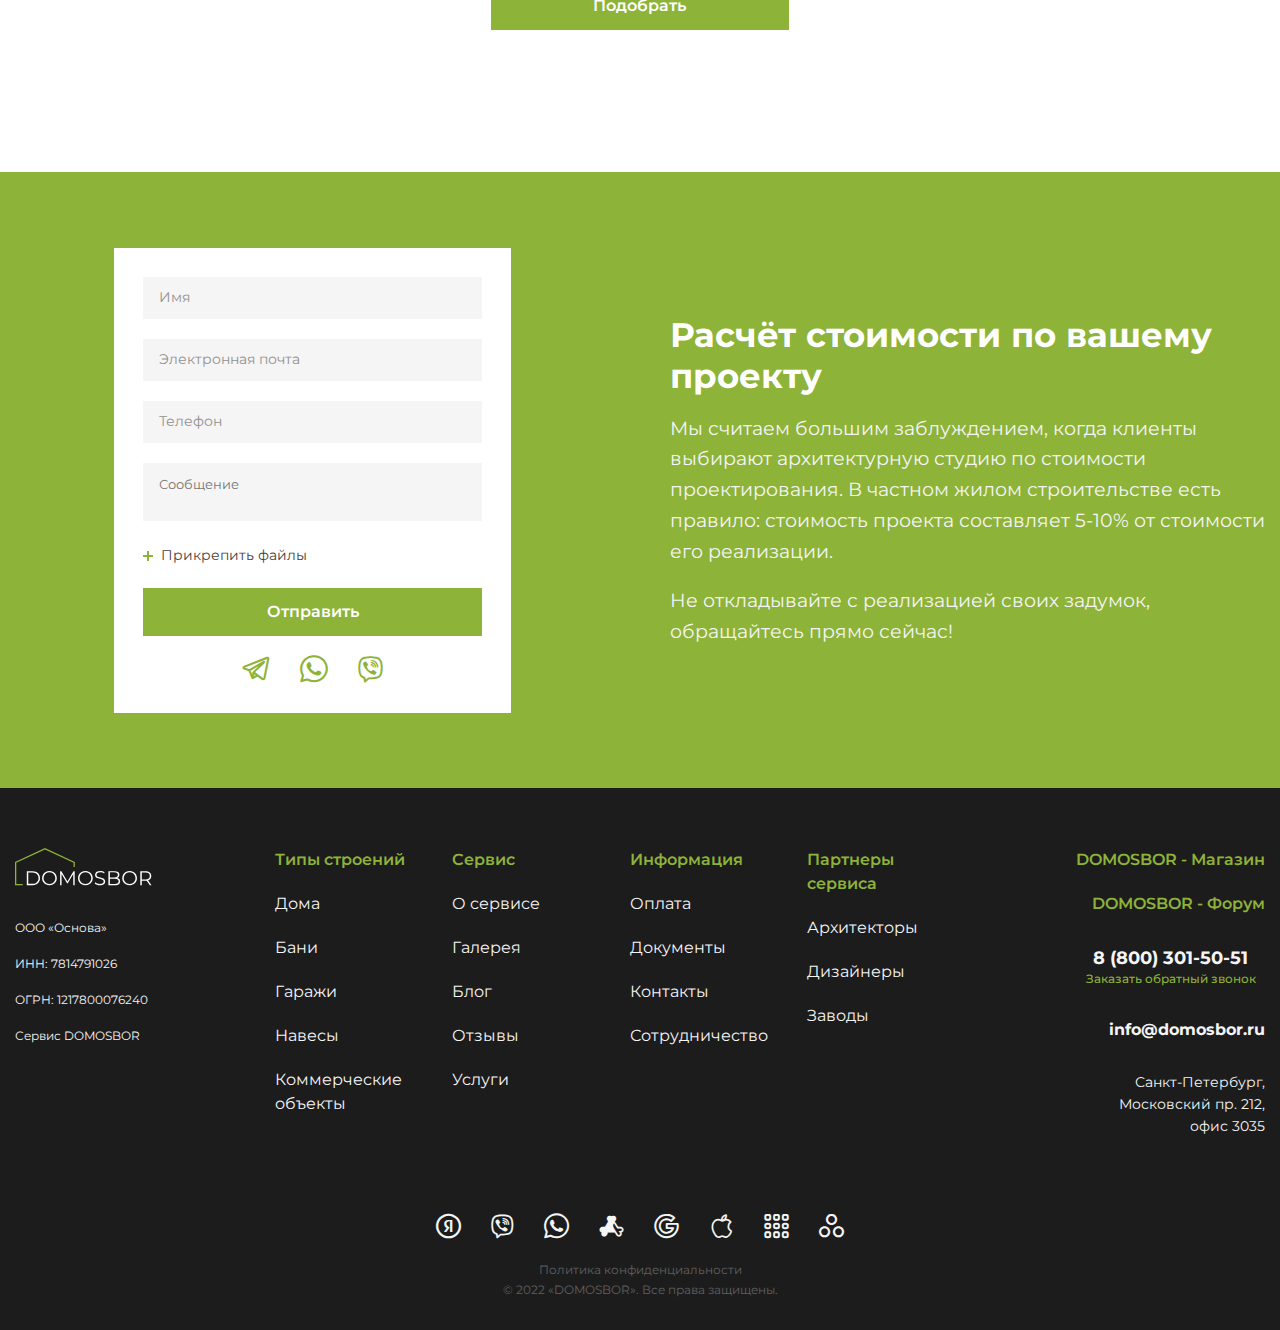
<file: search.html>
<!DOCTYPE html>
<html lang="en">
<head>
	<!-- Заголовок страницы в браузере -->
	<title>Расширенный поиск</title>
	<!--- SWIPER --->
	<link rel="stylesheet" href="https://cdn.jsdelivr.net/npm/swiper@9/swiper-bundle.min.css?_v=20230613225033" />
	<!-- Подключаем CSS -->
	<link rel="stylesheet" href="css/style.min.css?_v=20230613225033">
	<!-- Кодировка страницы -->
	<!-- С появлением HTML5 можно использовать  -->
	<meta charset="UTF-8">
	<!-- Настройки адаптивности страницы  -->
	<!-- Адаптивность  -->
	<meta name="viewport" content="width=device-width,initial-scale=1.0,maximum-scale=1.0, user-scalable=0">
	<!---maximum-scale=1.0, user-scalable=0--->
	<!-- Отключает формирование ссылки у номера телефона на iOS -->
	<!---<meta name="format-detection" content="telephone=no">--->

	<!-- Краткое описание страницы  -->
	<meta name="description" content="Domosbor, интернет магазин мебели">
	<!-- Ключевые слова страницы  -->
	<meta name="keywords" content="Domosbor, мебель, интернет магазин">

	<!-- Управление доступом поисковых роботов к странице -->
	<!-- Запрет индексации страницы полностью -->
	<!---<meta name="robots" content="none">--->

	<!-- Автор страницы -->
	<meta name="Author" content="shms59">
	<!-- Авторские права -->
	<meta name="Copyright" content="2023">
	<!-- Адрес автора -->
	<meta name="Address" content="">

	<!-- локализация сайта, для русскоязычного сайта ru_RU -->
	<meta property="og:locale" content="ru_RU">
	<!-- тип контента, по умолчанию используется article -->
	<meta property="og:type" content="article">
	<!-- заголовок страницы, который будет выводится в записи социальной сети -->
	<meta property="og:title" content="Domosbor">
	<!-- описание страницы -->
	<meta property="og:description" content="Domosbor Интернет магазин мебели">
	<!-- ссылка на изображение, которое будет публиковаться в записи -->
	<meta property="og:image" content="">
	<!-- ссылка на текущую страницу -->
	<meta property="og:url" content="">
	<!-- название сайта -->
	<meta property="og:site_name" content="Domosbor">

	<!-- Тип карты, по умолчанию используется summary -->
	<meta name="twitter:card" content="summary">
	<!-- Имя/логин автора -->
	<meta name="twitter:site" content="">
	<!-- Название страницы -->
	<meta name="twitter:title" content="">
	<!-- Описание страницы -->
	<meta name="twitter:description" content="">
	<!-- Cсылка на изображение -->
	<meta name="twitter:image" content="">
</head>

<body class="">
	<div class="wrapper">
		<div class="full-screen">
			<header class="header ">
	<div class="header__wrapper">
		<div class='header__container _container'>
			<nav class="header__navigation">
				<button data-da=".header__container,767,last" type="button" class="header__icon-menu">
					<span></span>
				</button>
				<div data-da=".burger__body,767,1" class="header__search search-header">
					<button type="button" class="search-header__open _icon-search"></button>
					<div class="search-header__hidden">
						<form action="#" method="POST" class="search-header__body">
							<input type="text" autocomplete="off" placeholder="Поиск..." class="search-header__input">
							<button type="submit" data-tippy-content="Find" class="search-header__icon _icon-search"></button>
						</form>
					</div>

				</div>
				<div data-da=".burger__actions,767,first" data-tippy-content="Choose Language" choose-one
					class="header__languages">
					<a choose-one-item href="#" class="header__language _active-choose">RU</a>
					<a choose-one-item href="#" class="header__language">EN</a>
				</div>
			</nav>
			<a href="home.html" class="header__logo">
				<img src="img/logo.svg" alt="logo">
			</a>
			<div data-da=".burger__actions,767,last" class="header__actions">
				<a href="exchange.html" class="header__action exchange _icon-exchange"></a>
				<a href="favourite.html" class="header__action favourite _icon-heart"></a>
				<a href="#" class="header__action entrance _icon-entrance"></a>
			</div>
			<div class="header__call call-header">
				<div data-da=".burger__body,767,2" class="call-header__block">
					<a href="8 800 301-50-51" class="call-header__number">
						8 (800) 301-50-51
					</a>
					<a href="#" class="call-header__link call">
						Заказать обратный звонок
					</a>
				</div>
				<a href="#" class="call-header__icon call _icon-phone"></a>
			</div>
		</div>

	</div>
	<article class="header__burger burger">
		<div class='burger__container _container'>
			<div class="burger__body">
				<div class="burger__actions">

				</div>
				<!-----SEARCH--->
				<nav class="burger__menu menu-burger">
					<div class="menu-burger__body">
						<div data-tabs class='menu-burger__tabs'>
							<div data-spollers="767,max" class='menu-burger__items'>
								<div class=" menu-burger__block ">
									<button data-spoller data-tab='.menu-burger-build'
										class='menu-burger__item _active-tab _icon-arrow-short-down'>Построить</button>
									<div class="menu-burger__block_1">

									</div>
								</div>
								<div class="menu-burger__block ">
									<button data-spoller data-tab='.menu-burger-buy'
										class='menu-burger__item _icon-arrow-short-down'>Купить</button>
									<div class="menu-burger__block_2">

									</div>
								</div>
								<div class="menu-burger__block ">
									<button data-spoller data-tab='.menu-burger-sent'
										class='menu-burger__item _icon-arrow-short-down'>Арендовать</button>
									<div class="menu-burger__block_3">

									</div>
								</div>
							</div>
							<div data-tabs-content class='menu-burger__content'>
								<div data-da=".menu-burger__block_1,767,last"
									class='menu-burger__element element-burger menu-burger-build _active-tab'>
									<div data-spollers="767,max" class="element-burger__body">
										<div class="element-burger__block">
											<div class="element-burger__label">DOMOSBOR - Магазин</div>
											<div class="element-burger__label">DOMOSBOR - Форум</div>
											<button type="button" data-spoller
												class="element-burger__label _icon-arrow-short-down">Типы
												строений</button>
											<div class="element-burger__hidden">
												<ul class="element-burger__list">
													<li class="element-burger__item"><a href="homes.html"
															class="element-burger__link">Дома</a></li>
													<li class="element-burger__item"><a href="#"
															class="element-burger__link">Бани</a></li>
													<li class="element-burger__item"><a href="bathhouse.html"
															class="element-burger__link">Гаражи</a></li>
													<li class="element-burger__item"><a href="canopy.html"
															class="element-burger__link">Навесы</a></li>
													<li class="element-burger__item"><a href="objects.html"
															class="element-burger__link">Коммерческие объекты</a></li>
												</ul>
											</div>
										</div>
										<div class="element-burger__block">
											<button type="button" data-spoller
												class="element-burger__label _icon-arrow-short-down">Технологии</button>
											<div class="element-burger__hidden">
												<ul class="element-burger__list">
													<li class="element-burger__item"><a href="glued-timber.html"
															class="element-burger__link">Клееный
															брус</a></li>
													<li class="element-burger__item"><a href="carriage.html"
															class="element-burger__link">Лафет</a></li>
													<li class="element-burger__item"><a href="half-timbered.html"
															class="element-burger__link">Фахверковые</a></li>
													<li class="element-burger__item"><a href="felled-tree.html"
															class="element-burger__link">Рубленное бревно</a></li>
													<li class="element-burger__item"><a href="sceleton.html"
															class="element-burger__link">Каркасные</a></li>
													<li class="element-burger__item"><a href="panels.html"
															class="element-burger__link">CLT
															панели</a></li>
													<li class="element-burger__item"><a href="panel-sceleton.html"
															class="element-burger__link">Панельно-каркасные</a></li>
													<li class="element-burger__item"><a href="kelo.html"
															class="element-burger__link">Kelo
															(кело)</a></li>
												</ul>
											</div>
										</div>
										<div class="element-burger__block">
											<button type="button" data-spoller
												class="element-burger__label _icon-arrow-short-down">Магазин</button>
											<div class="element-burger__hidden">
												<ul class="element-burger__list">
													<li class="element-burger__item"><a href="farms.html"
															class="element-burger__link">Фермы
															на МЗП</a></li>
													<li class="element-burger__item"><a href="exterior-finish.html"
															class="element-burger__link">Наружная отделка</a></li>
													<li class="element-burger__item"><a href="exterior-bathhouse.html"
															class="element-burger__link">Отделка
															бань и саун</a></li>
													<li class="element-burger__item"><a href="thermal-wood.html"
															class="element-burger__link">Термодревисина</a></li>
													<li class="element-burger__item"><a href="terrace.html"
															class="element-burger__link">Терраса</a></li>
													<li class="element-burger__item"><a href="painted-wood.html"
															class="element-burger__link">
															Крашенная древисина</a></li>
													<li class="element-burger__item"><a href="exterior-in.html"
															class="element-burger__link">Внутренняя отделка</a></li>
													<li class="element-burger__item"><a href="windows.html"
															class="element-burger__link">Окна</a></li>
												</ul>
											</div>
										</div>
										<div class="element-burger__block">
											<button type="button" data-spoller
												class="element-burger__label _icon-arrow-short-down">Сервис</button>
											<div class="element-burger__hidden">
												<ul class="element-burger__list">
													<li class="element-burger__item"><a href="#" class="element-burger__link">О
															сервисе</a></li>
													<li class="element-burger__item"><a href="gallery.html"
															class="element-burger__link">Галерея</a></li>
													<li class="element-burger__item"><a href="blog.html"
															class="element-burger__link">Блог</a></li>
													<li class="element-burger__item"><a href="reviews.html"
															class="element-burger__link">Отзывы</a></li>
													<li class="element-burger__item"><a href="service.html"
															class="element-burger__link">Услуги</a></li>
												</ul>
											</div>
										</div>
										<div class="element-burger__block">
											<button type="button" data-spoller
												class="element-burger__label _icon-arrow-short-down">Информация</button>
											<div class="element-burger__hidden">
												<ul class="element-burger__list">
													<li class="element-burger__item"><a href="pay.html" class="element-burger__link">
															Оплата</a></li>
													<li class="element-burger__item"><a href="documents.html"
															class="element-burger__link">Документы</a></li>
													<li class="element-burger__item"><a href="contacts.html"
															class="element-burger__link">Контакты</a></li>
													<li class="element-burger__item"><a href="reviews.html"
															class="element-burger__link">Отзывы</a></li>
													<li class="element-burger__item"><a href="collaboration.html"
															class="element-burger__link">Сотрудничество</a></li>
												</ul>
											</div>
										</div>
										<div class="element-burger__block">
											<button type="button" data-spoller
												class="element-burger__label _icon-arrow-short-down">Партнеры
												сервиса</button>
											<div class="element-burger__hidden">
												<ul class="element-burger__list">
													<li class="element-burger__item"><a href="architects.html"
															class="element-burger__link">
															Архитекторы</a></li>
													<li class="element-burger__item"><a href="design.html"
															class="element-burger__link">Дизайнеры</a></li>
													<li class="element-burger__item"><a href="contacts.html"
															class="element-burger__link">Контакты</a></li>
													<li class="element-burger__item"><a href="factories.html"
															class="element-burger__link">Заводы</a></li>
												</ul>
											</div>
										</div>
									</div>
								</div>
								<div data-da=".menu-burger__block_2,767,last" class='menu-burger__element menu-burger-buy'>
									<div data-spollers="767,max" class="element-burger__body">
										<div class="element-burger__block">
											<div class="element-burger__label">DOMOSBOR - Магазин</div>
											<div class="element-burger__label">DOMOSBOR - Форум</div>
											<button type="button" data-spoller
												class="element-burger__label _icon-arrow-short-down">Типы
												строений</button>
											<div class="element-burger__hidden">
												<ul class="element-burger__list">
													<li class="element-burger__item"><a href="homes.html"
															class="element-burger__link">Дома</a></li>
													<li class="element-burger__item"><a href="bathhouse.html"
															class="element-burger__link">Бани</a></li>
													<li class="element-burger__item"><a href="garage.html"
															class="element-burger__link">Гаражи</a></li>
													<li class="element-burger__item"><a href="canopy.html"
															class="element-burger__link">Навесы</a></li>
													<li class="element-burger__item"><a href="objects.html"
															class="element-burger__link">Коммерческие объекты</a></li>
												</ul>
											</div>
										</div>
										<div class="element-burger__block">
											<button type="button" data-spoller
												class="element-burger__label _icon-arrow-short-down">Технологии</button>
											<div class="element-burger__hidden">
												<ul class="element-burger__list">
													<li class="element-burger__item"><a href="glued-timber.html"
															class="element-burger__link">Клееный
															брус</a></li>
													<li class="element-burger__item"><a href="carriage.html"
															class="element-burger__link">Лафет</a></li>
													<li class="element-burger__item"><a href="half-timbered.html"
															class="element-burger__link">Фахверковые</a></li>
													<li class="element-burger__item"><a href="felled-tree.html"
															class="element-burger__link">Рубленное бревно</a></li>
													<li class="element-burger__item"><a href="sceleton.html"
															class="element-burger__link">Каркасные</a></li>
													<li class="element-burger__item"><a href="panels.html"
															class="element-burger__link">CLT
															панели</a></li>
													<li class="element-burger__item"><a href="panel-sceleton.html"
															class="element-burger__link">Панельно-каркасные</a></li>
													<li class="element-burger__item"><a href="kelo.html"
															class="element-burger__link">Kelo
															(кело)</a></li>
												</ul>
											</div>
										</div>
										<div class="element-burger__block">
											<button type="button" data-spoller
												class="element-burger__label _icon-arrow-short-down">Магазин</button>
											<div class="element-burger__hidden">
												<ul class="element-burger__list">
													<li class="element-burger__item"><a href="farms.html"
															class="element-burger__link">Фермы
															на МЗП</a></li>
													<li class="element-burger__item"><a href="exterior-finish.html"
															class="element-burger__link">Наружная отделка</a></li>
													<li class="element-burger__item"><a href="exterior-bathhouse.html"
															class="element-burger__link">Отделка
															бань и саун</a></li>
													<li class="element-burger__item"><a href="thermal-wood.html"
															class="element-burger__link">Термодревисина</a></li>
													<li class="element-burger__item"><a href="terrace.html"
															class="element-burger__link">Терраса</a></li>
													<li class="element-burger__item"><a href="painted-wood.html"
															class="element-burger__link">
															Крашенная древисина</a></li>
													<li class="element-burger__item"><a href="exterior-in.html"
															class="element-burger__link">Внутренняя отделка</a></li>
													<li class="element-burger__item"><a href="windows.html"
															class="element-burger__link">Окна</a></li>
												</ul>
											</div>
										</div>
										<div class="element-burger__block">
											<button type="button" data-spoller
												class="element-burger__label _icon-arrow-short-down">Сервис</button>
											<div class="element-burger__hidden">
												<ul class="element-burger__list">
													<li class="element-burger__item"><a href="service.html"
															class="element-burger__link">О
															сервисе</a></li>
													<li class="element-burger__item"><a href="gallery.html"
															class="element-burger__link">Галерея</a></li>
													<li class="element-burger__item"><a href="blog.html"
															class="element-burger__link">Блог</a></li>
													<li class="element-burger__item"><a href="reviews.html"
															class="element-burger__link">Отзывы</a></li>
													<li class="element-burger__item"><a href="service.html"
															class="element-burger__link">Услуги</a></li>
												</ul>
											</div>
										</div>
										<div class="element-burger__block">
											<button type="button" data-spoller
												class="element-burger__label _icon-arrow-short-down">Информация</button>
											<div class="element-burger__hidden">
												<ul class="element-burger__list">
													<li class="element-burger__item"><a href="pay.html" class="element-burger__link">
															Оплата</a></li>
													<li class="element-burger__item"><a href="documents.html"
															class="element-burger__link">Документы</a></li>
													<li class="element-burger__item"><a href="contacts.html"
															class="element-burger__link">Контакты</a></li>
													<li class="element-burger__item"><a href="reviews.html"
															class="element-burger__link">Отзывы</a></li>
													<li class="element-burger__item"><a href="collaboration.html"
															class="element-burger__link">Сотрудничество</a></li>
												</ul>
											</div>
										</div>
										<div class="element-burger__block">
											<button type="button" data-spoller
												class="element-burger__label _icon-arrow-short-down">Партнеры
												сервиса</button>
											<div class="element-burger__hidden">
												<ul class="element-burger__list">
													<li class="element-burger__item"><a href="architects.html"
															class="element-burger__link">
															Архитекторы</a></li>
													<li class="element-burger__item"><a href="design.html"
															class="element-burger__link">Дизайнеры</a></li>
													<li class="element-burger__item"><a href="contacts.html"
															class="element-burger__link">Контакты</a></li>
													<li class="element-burger__item"><a href="factories.html"
															class="element-burger__link">Заводы</a></li>
												</ul>
											</div>
										</div>
									</div>
								</div>
								<div data-da=".menu-burger__block_3,767,last" class='menu-burger__element menu-burger-sent'>
									<div data-spollers="767,max" class="element-burger__body">
										<div class="element-burger__block">
											<div class="element-burger__label">DOMOSBOR - Магазин</div>
											<div class="element-burger__label">DOMOSBOR - Форум</div>
											<button type="button" data-spoller
												class="element-burger__label _icon-arrow-short-down">Типы
												строений</button>
											<div class="element-burger__hidden">
												<ul class="element-burger__list">
													<li class="element-burger__item"><a href="homes.html"
															class="element-burger__link">Дома</a></li>
													<li class="element-burger__item"><a href="bathhouse.html"
															class="element-burger__link">Бани</a></li>
													<li class="element-burger__item"><a href="garage.html"
															class="element-burger__link">Гаражи</a></li>
													<li class="element-burger__item"><a href="canopy.html"
															class="element-burger__link">Навесы</a></li>
													<li class="element-burger__item"><a href="objects.html"
															class="element-burger__link">Коммерческие объекты</a></li>
												</ul>
											</div>
										</div>
										<div class="element-burger__block">
											<button type="button" data-spoller
												class="element-burger__label _icon-arrow-short-down">Технологии</button>
											<div class="element-burger__hidden">
												<ul class="element-burger__list">
													<li class="element-burger__item"><a href="glued-timber.html"
															class="element-burger__link">Клееный
															брус</a></li>
													<li class="element-burger__item"><a href="carriage.html"
															class="element-burger__link">Лафет</a></li>
													<li class="element-burger__item"><a href="half-timbered.html"
															class="element-burger__link">Фахверковые</a></li>
													<li class="element-burger__item"><a href="felled-tree.html"
															class="element-burger__link">Рубленное бревно</a></li>
													<li class="element-burger__item"><a href="sceleton.html"
															class="element-burger__link">Каркасные</a></li>
													<li class="element-burger__item"><a href="panels.html"
															class="element-burger__link">CLT
															панели</a></li>
													<li class="element-burger__item"><a href="panel-sceleton.html"
															class="element-burger__link">Панельно-каркасные</a></li>
													<li class="element-burger__item"><a href="kelo.html"
															class="element-burger__link">Kelo
															(кело)</a></li>
												</ul>
											</div>
										</div>
										<div class="element-burger__block">
											<button type="button" data-spoller
												class="element-burger__label _icon-arrow-short-down">Магазин</button>
											<div class="element-burger__hidden">
												<ul class="element-burger__list">
													<li class="element-burger__item"><a href="farms.html"
															class="element-burger__link">Фермы
															на МЗП</a></li>
													<li class="element-burger__item"><a href="exterior-finish.html"
															class="element-burger__link">Наружная отделка</a></li>
													<li class="element-burger__item"><a href="exterior-bathhouse.html"
															class="element-burger__link">Отделка
															бань и саун</a></li>
													<li class="element-burger__item"><a href="thermal-wood.html"
															class="element-burger__link">Термодревисина</a></li>
													<li class="element-burger__item"><a href="terrace.html"
															class="element-burger__link">Терраса</a></li>
													<li class="element-burger__item"><a href="painted-wood.html"
															class="element-burger__link">
															Крашенная древисина</a></li>
													<li class="element-burger__item"><a href="exterior-in.html"
															class="element-burger__link">Внутренняя отделка</a></li>
													<li class="element-burger__item"><a href="windows.html"
															class="element-burger__link">Окна</a></li>
												</ul>
											</div>
										</div>
										<div class="element-burger__block">
											<button type="button" data-spoller
												class="element-burger__label _icon-arrow-short-down">Сервис</button>
											<div class="element-burger__hidden">
												<ul class="element-burger__list">
													<li class="element-burger__item"><a href="service.html"
															class="element-burger__link">О
															сервисе</a></li>
													<li class="element-burger__item"><a href="gallery.html"
															class="element-burger__link">Галерея</a></li>
													<li class="element-burger__item"><a href="blog.html"
															class="element-burger__link">Блог</a></li>
													<li class="element-burger__item"><a href="reviews.html"
															class="element-burger__link">Отзывы</a></li>
													<li class="element-burger__item"><a href="service.html"
															class="element-burger__link">Услуги</a></li>
												</ul>
											</div>
										</div>
										<div class="element-burger__block">
											<button type="button" data-spoller
												class="element-burger__label _icon-arrow-short-down">Информация</button>
											<div class="element-burger__hidden">
												<ul class="element-burger__list">
													<li class="element-burger__item"><a href="pay.html" class="element-burger__link">
															Оплата</a></li>
													<li class="element-burger__item"><a href="documents.html"
															class="element-burger__link">Документы</a></li>
													<li class="element-burger__item"><a href="contacts.html"
															class="element-burger__link">Контакты</a></li>
													<li class="element-burger__item"><a href="reviews.html"
															class="element-burger__link">Отзывы</a></li>
													<li class="element-burger__item"><a href="collaboration.html"
															class="element-burger__link">Сотрудничество</a></li>
												</ul>
											</div>
										</div>
										<div class="element-burger__block">
											<button type="button" data-spoller
												class="element-burger__label _icon-arrow-short-down">Партнеры
												сервиса</button>
											<div class="element-burger__hidden">
												<ul class="element-burger__list">
													<li class="element-burger__item"><a href="architects.html"
															class="element-burger__link">
															Архитекторы</a></li>
													<li class="element-burger__item"><a href="design.html"
															class="element-burger__link">Дизайнеры</a></li>
													<li class="element-burger__item"><a href="contacts.html"
															class="element-burger__link">Контакты</a></li>
													<li class="element-burger__item"><a href="factories.html"
															class="element-burger__link">Заводы</a></li>
												</ul>
											</div>
										</div>
									</div>
								</div>
							</div>
						</div>
					</div>
				</nav>
			</div>
		</div>
	</article>
	<div class="header__entrance entrance-header">
		<div class='entrance-header__container _container'>
			<div class="entrance-header__body">
				<div data-tabs class='entrance-header__tabs forms-tabs'>
					<div class='entrance-header__tab-items forms-tabs__items'>
						<button data-tab='.classical'
							class='entrance-header__tab forms-tabs__tab _tab-button _active-tab'>Пользователь
						</button>
						<button data-tab='.professional'
							class='entrance-header__tab forms-tabs__tab _tab-button'>Профессионал</button>
					</div>
					<div data-tabs-content class='entrance-header__forms forms-tabs__forms'>
						<form action="#" method="POST"
							class="entrance-header__form form-entrance forms-tabs__form form-tabs classical _active-tab _gray-form">
							<div class="form-entrance__body form-tabs__body">
								<div class="form-entrance__block">
									<h2 class="form-entrance__title">
										Электронная почта / Телефон
									</h2>
									<div class="form-tabs__item _white-input _flying-input">

										<input required tabindex="1" type="text" autocomplete="off" validation
											class="form-tabs__input">
										<label class="form-tabs__label">Email</label>
									</div>
								</div>
								<div class="form-entrance__block">
									<h2 class="form-entrance__title">
										Пароль
									</h2>
									<div class="form-tabs__item _white-input _flying-input">

										<input required tabindex="2" type="text" autocomplete="off" class="form-tabs__input">
										<label class="form-tabs__label">Пароль</label>
									</div>
								</div>
								<button tabindex="3" type="submit" class="form-tabs__button _btn-green">
									Войти
								</button>
								<a href="#" class="form-entrance__link registry">Регистрация</a>
								<div class="form-entrance__icons">
									<a href="#" class="form-entrance__icon _icon-google-alt"></a>
									<a href="#" class="form-entrance__icon _icon-yandex"></a>
									<a href="#" class="form-entrance__icon _icon-vk"></a>
								</div>
							</div>
						</form>
						<form action="#" method="POST"
							class="entrance-header__form form-entrance forms-tabs__form form-tabs professional _gray-form">
							<div class="form-entrance__body form-tabs__body">
								<div class="form-entrance__block">
									<h2 class="form-entrance__title">
										Электронная почта / Телефон
									</h2>
									<div class="form-tabs__item _white-input _flying-input">

										<input required tabindex="4" type="text" autocomplete="off" validation
											class="form-tabs__input ">
										<label class="form-tabs__label">Email</label>
									</div>
								</div>
								<div class="form-entrance__block">
									<h2 class="form-entrance__title">
										Пароль
									</h2>
									<div class="form-tabs__item _white-input _flying-input">

										<input required tabindex="5" type="text" autocomplete="off" class="form-tabs__input ">
										<label class="form-tabs__label">Пароль</label>
									</div>
								</div>
								<button tabindex="6" type="submit" class="form-tabs__button _btn-green">
									Войти
								</button>
								<a href="#" class="form-entrance__link registry">Регистрация</a>
							</div>
						</form>
					</div>
				</div>
				<nav class="entrance-header__actions actions-entrance">
					<h2 class="actions-entrance__title">
						Domosbor <span> PRO</span>
					</h2>
					<div class="actions-entrance__body">
						<a data-tippy-content="Lorem ipsum dolor sit amet, consectetur adipiscing elit. Amet elementum eu sed sed. Nulla semper euismod nam posuere egestas lorem venenatis. At urna cum pulvinar arcu morbi elementum amet et enim. Tincidunt venenatis, turpis facilisi tempor nunc, eget netus nunc risus."
							href="#" class="actions-entrance__button _btn-green">Сдать объект</a>
						<a href="#" class="actions-entrance__button _btn-green">Продать объект</a>
						<a href="#" class="actions-entrance__button _btn-green">Стать партнером сервиса</a>
					</div>
				</nav>
			</div>
		</div>
	</div>
	<div class="header__registration registration-header">
		<div class='registration-header__container _container'>
			<div class="registration-header__body">
				<h2 class="registration-header__title">
					Регистрация
				</h2>
				<h3 class="registration-header__sub-title">
					Введите почту и пароль
				</h3>
				<form action="#" method="POST" class="registration-header__form form-registration">
					<div class="form-registration__body">
						<div class="form-registration__item _gray-input _flying-input">

							<input type="text" autocomplete="off" validation class="form-registration__input ">
							<label class="form-registration__label">Электронная почта</label>
						</div>
						<div class="form-registration__item _gray-input _flying-input">

							<input type="text" autocomplete="off" class="form-registration__input">
							<label class="form-registration__label">Пароль </label>
						</div>
						<div class="form-registration__item _gray-input _flying-input">
							<label class="form-registration__label">Пароль повторно</label>
							<input type="text" autocomplete="off" class="form-registration__input">
						</div>
						<button class="form-registration__button _btn-green">Регистрация</button>
					</div>
				</form>
			</div>
		</div>
	</div>
	<div class="header__connect connect-header">
		<div class='connect-header__container _container'>
			<div class="connect-header__body">
				<h2 class="connect-header__title">ФОРМА СВЯЗИ</h2>

				<form action="#" method="post" class="connect-header__form form-main">
	<div class="form-main__body">
		<div class="form-main__input _gray-input _flying-input">
			<input type="text" autocomplete="off" required class="form-main__field">
			<label class="main-form__label">
				Имя
			</label>
		</div>
		<div class="form-main__input _gray-input _flying-input">
			<input type="text" autocomplete="off" validation required class="form-main__field">
			<label class="main-form__label">
				Электронная почта
			</label>
		</div>
		<div class="form-main__input _gray-input _flying-input">
			<input type="tel" autocomplete="off" required class="form-main__field">
			<label class="main-form__label">
				Телефон
			</label>
		</div>
		<div class="form-main__input _gray-input">
			<textarea placeholder="Сообщение" maxlength="300" style="resize: none; appearance: none;" type="text"
				autocomplete="off" class="form-main__field"></textarea>
		</div>
		<div class="form-main__files files-form">
			<input type="file" class="files-form__input">
			<span class="plus-icon files-form__icon">
				<span class="filter"></span>
				<span class="filter"></span>
			</span>
			<div class="files-form__text">
				Прикрепить файлы
			</div>
		</div>
		<button type="submit" class="form-main__button _btn-green">
			Отправить
		</button>
		<div class="form-main__icons">
			<a href="#" class="form-main__icon _icon-telegram"></a>
			<a href="#" class="form-main__icon _icon-whatsapp"></a>
			<a href="#" class="form-main__icon _icon-viber"></a>
		</div>
	</div>
</form>
			</div>
		</div>
	</div>
</header>
			<nav class="breadcrumbs search-breadcrumbs">
				<div class='breadcrumbs__container _container'>
					<div class="breadcrumbs__body">
						<ul class="breadcrumbs__list">
							<li class="breadcrumbs__item"><a href="home.html" class="breadcrumbs__link breadcrumbs__link_prev">
									Главная
								</a></li>
							<li class="breadcrumbs__item"><a href="home.html" class="breadcrumbs__link breadcrumbs__link_prev">
									/
								</a></li>
							<li class="breadcrumbs__item"><a href="search.html"
									class="breadcrumbs__link breadcrumbs__link_next">
									Расширенный поиск
								</a></li>
						</ul>
					</div>
				</div>
			</nav>
			<div class="title-block search-title">
				<div class='title-block__container _container'>
					<h1 class="title-block__main-title">
						Расширенный поиск
					</h1>
				</div>
			</div>
			<main class="page page-search">
				<section class="page__biggest-search biggest-search">
					<div class='biggest-search__container _container'>
						<div class="biggest-search__body">
							<div class="biggest-search__items">
								<div class="biggest-search__item">
									<div class="biggest-search__label">
										Стоимость, ₽
									</div>
									<div data-range class="biggest-search__range main-range">
										<div class="main-range__inputs">
											<span>от</span>
											<input data-range-from="0" value="100" type="text" class="main-range__input">
											<span>до</span>
											<input data-range-to="5000" value="1000" type="text" class="main-range__input">
										</div>
										<div data-range-item class="main-range__item"></div>
									</div>
								</div>
								<div class="biggest-search__item">
									<div class="biggest-search__label">
										Общая площадь, м²
									</div>
									<div data-range class="biggest-search__range main-range">
										<div class="main-range__inputs">
											<span>от</span>
											<input data-range-from="0" value="100" type="text" class="main-range__input">
											<span>до</span>
											<input data-range-to="5000" value="1000" type="text" class="main-range__input">
										</div>
										<div data-range-item class="main-range__item"></div>
									</div>
								</div>
								<div class="biggest-search__item">
									<div class="biggest-search__label">
										Жилая площадь, м²
									</div>
									<div data-range class="biggest-search__range main-range">
										<div class="main-range__inputs">
											<span>от</span>
											<input data-range-from="0" value="100" type="text" class="main-range__input">
											<span>до</span>
											<input data-range-to="5000" value="1000" type="text" class="main-range__input">
										</div>
										<div data-range-item class="main-range__item"></div>
									</div>
								</div>
								<div class="biggest-search__item">
									<div class="biggest-search__label">
										Площадь кухни, м²
									</div>
									<div data-range class="biggest-search__range main-range">
										<div class="main-range__inputs">
											<span>от</span>
											<input data-range-from="0" value="100" type="text" class="main-range__input">
											<span>до</span>
											<input data-range-to="5000" value="1000" type="text" class="main-range__input">
										</div>
										<div data-range-item class="main-range__item"></div>
									</div>
								</div>
								<div class="biggest-search__item">
									<div class="biggest-search__label">
										Площадь гостиной, м²
									</div>
									<div data-range class="biggest-search__range main-range">
										<div class="main-range__inputs">
											<span>от</span>
											<input data-range-from="0" value="100" type="text" class="main-range__input">
											<span>до</span>
											<input data-range-to="5000" value="1000" type="text" class="main-range__input">
										</div>
										<div data-range-item class="main-range__item"></div>
									</div>
								</div>
								<div class="biggest-search__item">
									<div class="biggest-search__label">
										Площадь кухни с гостиной, м²
									</div>
									<div data-range class="biggest-search__range main-range">
										<div class="main-range__inputs">
											<span>от</span>
											<input data-range-from="0" value="100" type="text" class="main-range__input">
											<span>до</span>
											<input data-range-to="5000" value="1000" type="text" class="main-range__input">
										</div>
										<div data-range-item class="main-range__item"></div>
									</div>
								</div>
								<div class="biggest-search__item">
									<div class="biggest-search__label">
										Площадь террасы, м²
									</div>
									<div data-range class="biggest-search__range main-range">
										<div class="main-range__inputs">
											<span>от</span>
											<input data-range-from="0" value="100" type="text" class="main-range__input">
											<span>до</span>
											<input data-range-to="5000" value="1000" type="text" class="main-range__input">
										</div>
										<div data-range-item class="main-range__item"></div>
									</div>
								</div>
								<div class="biggest-search__item">
									<div class="biggest-search__label">
										Площадь тех помещения, м²
									</div>
									<div data-range class="biggest-search__range main-range">
										<div class="main-range__inputs">
											<span>от</span>
											<input data-range-from="0" value="100" type="text" class="main-range__input">
											<span>до</span>
											<input data-range-to="5000" value="1000" type="text" class="main-range__input">
										</div>
										<div data-range-item class="main-range__item"></div>
									</div>
								</div>
								<div class="biggest-search__item">
									<div class="biggest-search__label">
										Площадь котельной, м²
									</div>
									<div data-range class="biggest-search__range main-range">
										<div class="main-range__inputs">
											<span>от</span>
											<input data-range-from="0" value="100" type="text" class="main-range__input">
											<span>до</span>
											<input data-range-to="5000" value="1000" type="text" class="main-range__input">
										</div>
										<div data-range-item class="main-range__item"></div>
									</div>
								</div>
								<div class="biggest-search__item">
									<div class="biggest-search__label">
										Ширина здания, м²
									</div>
									<div data-range class="biggest-search__range main-range">
										<div class="main-range__inputs">
											<span>от</span>
											<input data-range-from="0" value="100" type="text" class="main-range__input">
											<span>до</span>
											<input data-range-to="5000" value="1000" type="text" class="main-range__input">
										</div>
										<div data-range-item class="main-range__item"></div>
									</div>
								</div>
								<div class="biggest-search__item">
									<div class="biggest-search__label">
										Длина здания, м²
									</div>
									<div data-range class="biggest-search__range main-range">
										<div class="main-range__inputs">
											<span>от</span>
											<input data-range-from="0" value="100" type="text" class="main-range__input">
											<span>до</span>
											<input data-range-to="5000" value="1000" type="text" class="main-range__input">
										</div>
										<div data-range-item class="main-range__item"></div>
									</div>
								</div>
								<div class="biggest-search__item">
									<div class="biggest-search__label">
										Высота конька дома, м²
									</div>
									<div data-range class="biggest-search__range main-range">
										<div class="main-range__inputs">
											<span>от</span>
											<input data-range-from="0" value="100" type="text" class="main-range__input">
											<span>до</span>
											<input data-range-to="5000" value="1000" type="text" class="main-range__input">
										</div>
										<div data-range-item class="main-range__item"></div>
									</div>
								</div>
							</div>
							<div class="biggest-search__items">
								<div class="biggest-search__item">
									<div class="biggest-search__label">
										Технологии
									</div>
									<select class="biggest-search__select _select">
										<option value="1" class="biggest-search__option">
											Не имеет значения
										</option>
										<option value="2" class="biggest-search__option">
											Не имеет значения
										</option>
										<option value="3" class="biggest-search__option">
											Не имеет значения
										</option>
									</select>
								</div>
								<div class="biggest-search__item">
									<div class="biggest-search__label">
										Этажность
									</div>
									<select class="biggest-search__select _select">
										<option value="1" class="biggest-search__option">
											Не имеет значения
										</option>
										<option value="2" class="biggest-search__option">
											Не имеет значения
										</option>
										<option value="3" class="biggest-search__option">
											Не имеет значения
										</option>
									</select>
								</div>
								<div class="biggest-search__item">
									<div class="biggest-search__label">
										Количество спален
									</div>
									<select class="biggest-search__select _select">
										<option value="1" class="biggest-search__option">
											Не имеет значения
										</option>
										<option value="2" class="biggest-search__option">
											Не имеет значения
										</option>
										<option value="3" class="biggest-search__option">
											Не имеет значения
										</option>
									</select>
								</div>
								<div class="biggest-search__item">
									<div class="biggest-search__label">
										Форма здания
									</div>
									<select class="biggest-search__select _select">
										<option value="1" class="biggest-search__option">
											Не имеет значения
										</option>
										<option value="2" class="biggest-search__option">
											Не имеет значения
										</option>
										<option value="3" class="biggest-search__option">
											Не имеет значения
										</option>
									</select>
								</div>
								<div class="biggest-search__item">
									<div class="biggest-search__label">
										Форма здания
									</div>
									<select class="biggest-search__select _select">
										<option value="1" class="biggest-search__option">
											Не имеет значения
										</option>
										<option value="2" class="biggest-search__option">
											Не имеет значения
										</option>
										<option value="3" class="biggest-search__option">
											Не имеет значения
										</option>
									</select>
								</div>
								<div class="biggest-search__item">
									<div class="biggest-search__label">
										Остекление
									</div>
									<select class="biggest-search__select _select">
										<option value="1" class="biggest-search__option">
											Не имеет значения
										</option>
										<option value="2" class="biggest-search__option">
											Не имеет значения
										</option>
										<option value="3" class="biggest-search__option">
											Не имеет значения
										</option>
									</select>
								</div>
								<div class="biggest-search__item">
									<div class="biggest-search__label">
										Стиль
									</div>
									<select class="biggest-search__select _select">
										<option value="1" class="biggest-search__option">
											Не имеет значения
										</option>
										<option value="2" class="biggest-search__option">
											Не имеет значения
										</option>
										<option value="3" class="biggest-search__option">
											Не имеет значения
										</option>
									</select>
								</div>
								<div class="biggest-search__item">
									<div class="biggest-search__label">
										Габариты
									</div>
									<select class="biggest-search__select _select">
										<option value="1" class="biggest-search__option">
											Не имеет значения
										</option>
										<option value="2" class="biggest-search__option">
											Не имеет значения
										</option>
										<option value="3" class="biggest-search__option">
											Не имеет значения
										</option>
									</select>
								</div>
								<div class="biggest-search__item">
									<div class="biggest-search__label">
										Количество санузлов
									</div>
									<select class="biggest-search__select _select">
										<option value="1" class="biggest-search__option">
											Не имеет значения
										</option>
										<option value="2" class="biggest-search__option">
											Не имеет значения
										</option>
										<option value="3" class="biggest-search__option">
											Не имеет значения
										</option>
									</select>
								</div>
								<div class="biggest-search__item">
									<div class="biggest-search__label">
										Высота потолков
									</div>
									<select class="biggest-search__select _select">
										<option value="1" class="biggest-search__option">
											Не имеет значения
										</option>
										<option value="2" class="biggest-search__option">
											Не имеет значения
										</option>
										<option value="3" class="biggest-search__option">
											Не имеет значения
										</option>
									</select>
								</div>
								<div class="biggest-search__item">
									<div class="biggest-search__label">
										Производитель
									</div>
									<select class="biggest-search__select _select">
										<option value="1" class="biggest-search__option">
											Не имеет значения
										</option>
										<option value="2" class="biggest-search__option">
											Не имеет значения
										</option>
										<option value="3" class="biggest-search__option">
											Не имеет значения
										</option>
									</select>
								</div>
								<div class="biggest-search__item">
									<div class="biggest-search__label">
										Гардеробная
									</div>
									<select class="biggest-search__select _select">
										<option value="1" class="biggest-search__option">
											Не имеет значения
										</option>
										<option value="2" class="biggest-search__option">
											Не имеет значения
										</option>
										<option value="3" class="biggest-search__option">
											Не имеет значения
										</option>
									</select>
								</div>
								<div class="biggest-search__item">
									<div class="biggest-search__label">
										Веранда
									</div>
									<select class="biggest-search__select _select">
										<option value="1" class="biggest-search__option">
											Не имеет значения
										</option>
										<option value="2" class="biggest-search__option">
											Не имеет значения
										</option>
										<option value="3" class="biggest-search__option">
											Не имеет значения
										</option>
									</select>
								</div>
								<div class="biggest-search__item">
									<div class="biggest-search__label">
										Крыльцо
									</div>
									<select class="biggest-search__select _select">
										<option value="1" class="biggest-search__option">
											Не имеет значения
										</option>
										<option value="2" class="biggest-search__option">
											Не имеет значения
										</option>
										<option value="3" class="biggest-search__option">
											Не имеет значения
										</option>
									</select>
								</div>
								<div class="biggest-search__item">
									<div class="biggest-search__label">
										Балкон
									</div>
									<select class="biggest-search__select _select">
										<option value="1" class="biggest-search__option">
											Не имеет значения
										</option>
										<option value="2" class="biggest-search__option">
											Не имеет значения
										</option>
										<option value="3" class="biggest-search__option">
											Не имеет значения
										</option>
									</select>
								</div>
								<div class="biggest-search__item">
									<div class="biggest-search__label">
										Сауна
									</div>
									<select class="biggest-search__select _select">
										<option value="1" class="biggest-search__option">
											Не имеет значения
										</option>
										<option value="2" class="biggest-search__option">
											Не имеет значения
										</option>
										<option value="3" class="biggest-search__option">
											Не имеет значения
										</option>
									</select>
								</div>
								<div class="biggest-search__item">
									<div class="biggest-search__label">
										Эркер
									</div>
									<select class="biggest-search__select _select">
										<option value="1" class="biggest-search__option">
											Не имеет значения
										</option>
										<option value="2" class="biggest-search__option">
											Не имеет значения
										</option>
										<option value="3" class="biggest-search__option">
											Не имеет значения
										</option>
									</select>
								</div>
								<div class="biggest-search__item">
									<div class="biggest-search__label">
										Сезонность
									</div>
									<select class="biggest-search__select _select">
										<option value="1" class="biggest-search__option">
											Не имеет значения
										</option>
										<option value="2" class="biggest-search__option">
											Не имеет значения
										</option>
										<option value="3" class="biggest-search__option">
											Не имеет значения
										</option>
									</select>
								</div>
								<div class="biggest-search__item">
									<div class="biggest-search__label">
										Страна
									</div>
									<select class="biggest-search__select _select">
										<option value="1" class="biggest-search__option">
											Не имеет значения
										</option>
										<option value="2" class="biggest-search__option">
											Не имеет значения
										</option>
										<option value="3" class="biggest-search__option">
											Не имеет значения
										</option>
									</select>
								</div>
								<div class="biggest-search__item">
									<div class="biggest-search__label">
										Терраса
									</div>
									<select class="biggest-search__select _select">
										<option value="1" class="biggest-search__option">
											Не имеет значения
										</option>
										<option value="2" class="biggest-search__option">
											Не имеет значения
										</option>
										<option value="3" class="biggest-search__option">
											Не имеет значения
										</option>
									</select>
								</div>
							</div>
							<div class="biggest-search__checkboxes">
								<div class="biggest-search__checkbox">
									<div class="biggest-search__check _checkbox _checkbox-green">
										<input type="checkbox">
										<span class="_icon-checkmark"></span>
										<label>
											Лифт
										</label>
									</div>
								</div>
								<div class="biggest-search__checkbox">
									<div class="biggest-search__check _checkbox _checkbox-green">
										<input type="checkbox">
										<span class="_icon-checkmark"></span>
										<label>
											Кухня-гостиная
										</label>
									</div>
								</div>
								<div class="biggest-search__checkbox">
									<div class="biggest-search__check _checkbox _checkbox-green">
										<input type="checkbox">
										<span class="_icon-checkmark"></span>
										<label>
											Камин
										</label>
									</div>
								</div>
								<div class="biggest-search__checkbox">
									<div class="biggest-search__check _checkbox _checkbox-green">
										<input type="checkbox">
										<span class="_icon-checkmark"></span>
										<label>
											Спортзал
										</label>
									</div>
								</div>
								<div class="biggest-search__checkbox">
									<div class="biggest-search__check _checkbox _checkbox-green">
										<input type="checkbox">
										<span class="_icon-checkmark"></span>
										<label>
											Второй свет
										</label>
									</div>
								</div>
								<div class="biggest-search__checkbox">
									<div class="biggest-search__check _checkbox _checkbox-green">
										<input type="checkbox">
										<span class="_icon-checkmark"></span>
										<label>
											Цоколь
										</label>
									</div>
								</div>
								<div class="biggest-search__checkbox">
									<div class="biggest-search__check _checkbox _checkbox-green">
										<input type="checkbox">
										<span class="_icon-checkmark"></span>
										<label>
											Бассейн
										</label>
									</div>
								</div>
								<div class="biggest-search__checkbox">
									<div class="biggest-search__check _checkbox _checkbox-green">
										<input type="checkbox">
										<span class="_icon-checkmark"></span>
										<label>
											Винный погреб
										</label>
									</div>
								</div>
								<div class="biggest-search__checkbox">
									<div class="biggest-search__check _checkbox _checkbox-green">
										<input type="checkbox">
										<span class="_icon-checkmark"></span>
										<label>
											Кабинет
										</label>
									</div>
								</div>
								<div class="biggest-search__checkbox">
									<div class="biggest-search__check _checkbox _checkbox-green">
										<input type="checkbox">
										<span class="_icon-checkmark"></span>
										<label>
											Зимний сад
										</label>
									</div>
								</div>
								<div class="biggest-search__checkbox">
									<div class="biggest-search__check _checkbox _checkbox-green">
										<input type="checkbox">
										<span class="_icon-checkmark"></span>
										<label>
											Бильярдная
										</label>
									</div>
								</div>
								<div class="biggest-search__checkbox">
									<div class="biggest-search__check _checkbox _checkbox-green">
										<input type="checkbox">
										<span class="_icon-checkmark"></span>
										<label>
											Кинозал
										</label>
									</div>
								</div>
							</div>
						</div>
						<a href="#" class="biggest-search__button _btn-green">Подобрать</a>
					</div>
				</section>
				<section class="page__main-form main-form">
	<div class='main-form__container _container'>
		<div class="main-form__body">
			<form action="#" method="post" class="main-form__form form-main">
	<div class="form-main__body">
		<div class="form-main__input _gray-input _flying-input">
			<input type="text" autocomplete="off" required class="form-main__field">
			<label class="main-form__label">
				Имя
			</label>
		</div>
		<div class="form-main__input _gray-input _flying-input">
			<input type="text" autocomplete="off" validation required class="form-main__field">
			<label class="main-form__label">
				Электронная почта
			</label>
		</div>
		<div class="form-main__input _gray-input _flying-input">
			<input type="tel" autocomplete="off" required class="form-main__field">
			<label class="main-form__label">
				Телефон
			</label>
		</div>
		<div class="form-main__input _gray-input">
			<textarea placeholder="Сообщение" maxlength="300" style="resize: none; appearance: none;" type="text"
				autocomplete="off" class="form-main__field"></textarea>
		</div>
		<div class="form-main__files files-form">
			<input type="file" class="files-form__input">
			<span class="plus-icon files-form__icon">
				<span class="filter"></span>
				<span class="filter"></span>
			</span>
			<div class="files-form__text">
				Прикрепить файлы
			</div>
		</div>
		<button type="submit" class="form-main__button _btn-green">
			Отправить
		</button>
		<div class="form-main__icons">
			<a href="#" class="form-main__icon _icon-telegram"></a>
			<a href="#" class="form-main__icon _icon-whatsapp"></a>
			<a href="#" class="form-main__icon _icon-viber"></a>
		</div>
	</div>
</form>
			<div class="main-form__block">
				<h2 class="main-form__title _main-title">
					Расчёт стоимости по вашему проекту
				</h2>
				<div class="main-form__text">
					<p>Мы считаем большим заблуждением, когда клиенты выбирают архитектурную студию по стоимости
						проектирования. В частном жилом строительстве есть правило: стоимость проекта составляет 5-10% от
						стоимости его реализации.</p>
					<p>Не откладывайте с реализацией своих задумок, обращайтесь прямо сейчас!</p>
				</div>
			</div>
		</div>
	</div>
</section>
			</main>
			
			<footer class="footer">
	<div class='footer__container _container'>
		<div class="footer__body">
			<div class="footer__info info-footer">
				<a href="#" class="info-footer__logo"><img src="img/logo-alt.svg" alt="logo"></a>
				<ul class="info-footer__list">
					<li class="info-footer__item">
						ООО «Основа»
					</li>
					<li class="info-footer__item">
						ИНН: 7814791026
					</li>
					<li class="info-footer__item">
						ОГРН: 1217800076240
					</li>
					<li class="info-footer__item">
						Сервис DOMOSBOR
					</li>
				</ul>
			</div>
			<nav class="footer__menu menu-footer">
				<div data-spollers="1024,max" class="menu-footer__body">
					<div class="menu-footer__block">
						<h2 data-spoller class="menu-footer__label _icon-arrow-short-down">Типы строений</h2>
						<ul class="menu-footer__list">
							<li class="menu-footer__item"><a href="homes.html" class="menu-footer__link">
									Дома
								</a></li>
							<li class="menu-footer__item"><a href="bathhouse.html" class="menu-footer__link">
									Бани
								</a></li>
							<li class="menu-footer__item"><a href="garage.html" class="menu-footer__link">
									Гаражи
								</a></li>
							<li class="menu-footer__item"><a href="canopy.html" class="menu-footer__link">
									Навесы
								</a></li>
							<li class="menu-footer__item"><a href="objects.html" class="menu-footer__link">
									Коммерческие объекты
								</a></li>
						</ul>
					</div>
					<div class="menu-footer__block">
						<h2 data-spoller class="menu-footer__label _icon-arrow-short-down">Сервис</h2>
						<ul class="menu-footer__list">
							<li class="menu-footer__item"><a href="service.html" class="menu-footer__link">
									О сервисе
								</a></li>
							<li class="menu-footer__item"><a href="gallery.html" class="menu-footer__link">
									Галерея
								</a></li>
							<li class="menu-footer__item"><a href="blog.html" class="menu-footer__link">
									Блог
								</a></li>
							<li class="menu-footer__item"><a href="reviews.html" class="menu-footer__link">
									Отзывы
								</a></li>
							<li class="menu-footer__item"><a href="service.html" class="menu-footer__link">
									Услуги
								</a></li>
						</ul>
					</div>
					<div class="menu-footer__block">
						<h2 data-spoller class="menu-footer__label _icon-arrow-short-down">Информация</h2>
						<ul class="menu-footer__list">
							<li class="menu-footer__item"><a href="pay.html" class="menu-footer__link">
									Оплата
								</a></li>
							<li class="menu-footer__item"><a href="documents.html" class="menu-footer__link">
									Документы
								</a></li>
							<li class="menu-footer__item"><a href="blog.html" class="menu-footer__link">
									Контакты
								</a></li>
							<li class="menu-footer__item"><a href="collaboration.html" class="menu-footer__link">
									Сотрудничество
								</a></li>

						</ul>
					</div>
					<div class="menu-footer__block">
						<h2 data-spoller class="menu-footer__label _icon-arrow-short-down">Партнеры сервиса</h2>
						<ul class="menu-footer__list">
							<li class="menu-footer__item"><a href="architects.html" class="menu-footer__link">
									Архитекторы
								</a></li>
							<li class="menu-footer__item"><a href="design.html" class="menu-footer__link">
									Дизайнеры
								</a></li>
							<li class="menu-footer__item"><a href="factories.html" class="menu-footer__link">
									Заводы
								</a></li>


						</ul>
					</div>
				</div>
			</nav>
			<div data-da=".footer__body,1024,1" class="footer__block block-footer">
				<div class="block-footer__labels">
					<h2 class="block-footer__label">DOMOSBOR - Магазин</h2>
					<h2 class="block-footer__label">DOMOSBOR - Форум</h2>
				</div>
				<div class="block-footer__contacts">
					<div class="block-footer__call">
						<a href="8 800 301-50-51" class="block-footer__call-text">8 (800) 301-50-51</a>
						<a href="#" class="block-footer__call-link call">Заказать обратный звонок</a>
					</div>
					<a href="#" class="block-footer__mail">
						info@domosbor.ru
					</a>
					<ul class="block-footer__list">
						<li class="block-footer__item">
							Санкт-Петербург,
						</li>
						<li class="block-footer__item">
							Московский пр. 212,
						</li>
						<li class="block-footer__item">
							офис 3035
						</li>
					</ul>
				</div>

			</div>
		</div>
		<div class="footer__icons">
			<a href="#" class="footer__icon _icon-yandex">

			</a>
			<a href="#" class="footer__icon _icon-viber">

			</a>
			<a href="#" class="footer__icon _icon-whatsapp">

			</a>
			<a href="#" class="footer__icon _icon-app-store">

			</a>
			<a href="#" class="footer__icon _icon-google-alt">

			</a>
			<a href="#" class="footer__icon _icon-apple">

			</a>
			<a href="#" class="footer__icon _icon-apps">

			</a>
			<a href="#" class="footer__icon _icon-asana">

			</a>
		</div>
		<div class="footer__rules rules-footer">
			<div class="rules-footer__text">
				<span> Политика конфиденциальности</span>
				<span>© 2022 «DOMOSBOR». Все права защищены.</span>
			</div>
		</div>
	</div>
</footer>
		</div>

	</div>
	<!---<script src="https://ajax.googleapis.com/ajax/libs/jquery/2.2.0/jquery.min.js?_v=20230613225033"></script>-->
	<script src="js/app.min.js?_v=20230613225033"></script>
</body>

</html>
</file>
<file: css/style.min.css>
@import url(https://fonts.googleapis.com/css2?family=Nunito+Sans:wght@600&display=swap);@import url(https://fonts.googleapis.com/css2?family=Montserrat:wght@400;500;600;700;800&display=swap);@import url(https://fonts.googleapis.com/css2?family=Raleway:wght@400;900&display=swap);._select .select__button:before,._spoller-button:before{font-family:icons;line-height:1;text-transform:none;font-variant:normal;font-weight:400;font-style:normal;font-display:block;-webkit-font-smoothing:antialiased;-moz-osx-font-smoothing:grayscale}@font-face{font-family:icons;src:url(../iconsfont/icons.eot?5o6iz8);src:url(../iconsfont/icons.eot?5o6iz8#iefix) format("embedded-opentype"),url(../iconsfont/icons.ttf?5o6iz8) format("truetype"),url(../iconsfont/icons.woff?5o6iz8) format("woff"),url(../iconsfont/icons.svg?5o6iz8#icons) format("svg");font-weight:400;font-style:normal;font-display:block}[class*=" _icon-"]:before,[class^=_icon-]:before{font-family:icons!important;speak:never;font-style:normal;font-weight:400;font-variant:normal;text-transform:none;line-height:1;-webkit-font-smoothing:antialiased;-moz-osx-font-smoothing:grayscale}._icon-abobe-ae:before{content:"\e900"}._icon-abobe-id:before{content:"\e901"}._icon-abobe-illustrator:before{content:"\e902"}._icon-abobe-in:before{content:"\e903"}._icon-abobe-lr:before{content:"\e904"}._icon-abobe-photoshop:before{content:"\e905"}._icon-abobe-pr:before{content:"\e906"}._icon-abobe-xd:before{content:"\e907"}._icon-alarm-clock:before{content:"\e908"}._icon-android:before{content:"\e909"}._icon-apple:before{content:"\e90a"}._icon-apps:before{content:"\e90b"}._icon-app-store:before{content:"\e90c"}._icon-aroow-long-down:before{content:"\e90d"}._icon-arrow-long-left:before{content:"\e90e"}._icon-arrow-long-right:before{content:"\e90f"}._icon-arrow-long-up:before{content:"\e910"}._icon-arrow-short-down:before{content:"\e911"}._icon-arrow-short-left:before{content:"\e912"}._icon-arrow-short-right:before{content:"\e913"}._icon-arrow-short-up:before{content:"\e914"}._icon-asana:before{content:"\e915"}._icon-attach:before{content:"\e916"}._icon-award:before{content:"\e917"}._icon-backage:before{content:"\e918"}._icon-bag:before{content:"\e919"}._icon-ball:before{content:"\e91a"}._icon-bank:before{content:"\e91b"}._icon-battery-empty:before{content:"\e91c"}._icon-battery-full:before{content:"\e91d"}._icon-battery-half:before{content:"\e91e"}._icon-battery-low:before{content:"\e91f"}._icon-battery-more:before{content:"\e920"}._icon-battery-quarter:before{content:"\e921"}._icon-behance:before{content:"\e922"}._icon-binocular:before{content:"\e923"}._icon-bluetooth:before{content:"\e924"}._icon-book:before{content:"\e925"}._icon-book-bookmark:before{content:"\e926"}._icon-bookmark:before{content:"\e927"}._icon-book-mark:before{content:"\e928"}._icon-bullhorn:before{content:"\e929"}._icon-calendar:before{content:"\e92a"}._icon-card:before{content:"\e92b"}._icon-cart:before{content:"\e92c"}._icon-cell:before{content:"\e92d"}._icon-chart-pie:before{content:"\e92e"}._icon-chart-pie-alt:before{content:"\e92f"}._icon-chat:before{content:"\e930"}._icon-chats:before{content:"\e931"}._icon-checkmark:before{content:"\e932"}._icon-chrome:before{content:"\e933"}._icon-classic-clock:before{content:"\e934"}._icon-clipboard:before{content:"\e935"}._icon-cloud:before{content:"\e936"}._icon-cloud-download:before{content:"\e937"}._icon-cloud-mark:before{content:"\e938"}._icon-cloud-off:before{content:"\e939"}._icon-cloud-upload:before{content:"\e93a"}._icon-collapse:before{content:"\e93b"}._icon-columns:before{content:"\e93c"}._icon-comment:before{content:"\e93d"}._icon-comment-block:before{content:"\e93e"}._icon-comment-minus:before{content:"\e93f"}._icon-comment-plus:before{content:"\e940"}._icon-contacts:before{content:"\e941"}._icon-copy:before{content:"\e942"}._icon-current-location:before{content:"\e943"}._icon-cursor:before{content:"\e944"}._icon-deckstop:before{content:"\e945"}._icon-diamond:before{content:"\e946"}._icon-diamond-alt:before{content:"\e947"}._icon-dislike:before{content:"\e948"}._icon-document:before{content:"\e949"}._icon-document-picture:before{content:"\e94a"}._icon-document-user:before{content:"\e94b"}._icon-dog-sharp:before{content:"\e94c"}._icon-download:before{content:"\e94d"}._icon-dropbox:before{content:"\e94e"}._icon-edit:before{content:"\e94f"}._icon-edit-alt:before{content:"\e950"}._icon-empty-clipboard:before{content:"\e951"}._icon-entrance:before{content:"\e952"}._icon-exchange:before{content:"\e953"}._icon-expand:before{content:"\e954"}._icon-explore:before{content:"\e955"}._icon-eye-close:before{content:"\e956"}._icon-eye-open:before{content:"\e957"}._icon-facebook:before{content:"\e958"}._icon-fast-forward:before{content:"\e959"}._icon-fast-reply:before{content:"\e95a"}._icon-fb-messanger:before{content:"\e95b"}._icon-figma:before{content:"\e95c"}._icon-file:before{content:"\e95d"}._icon-file-download:before{content:"\e95e"}._icon-file-upload:before{content:"\e95f"}._icon-filter:before{content:"\e960"}._icon-fire:before{content:"\e961"}._icon-flask-circle:before{content:"\e962"}._icon-flask-triangle:before{content:"\e963"}._icon-folder-block:before{content:"\e964"}._icon-folder-close:before{content:"\e965"}._icon-folder-lock:before{content:"\e966"}._icon-folder-minus:before{content:"\e967"}._icon-folder-open:before{content:"\e968"}._icon-folder-plus:before{content:"\e969"}._icon-folder-user:before{content:"\e96a"}._icon-gamepad:before{content:"\e96b"}._icon-globus:before{content:"\e96c"}._icon-google:before{content:"\e96d"}._icon-google-alt:before{content:"\e96e"}._icon-google-drive:before{content:"\e96f"}._icon-google-play:before{content:"\e970"}._icon-headphones:before{content:"\e971"}._icon-headset:before{content:"\e972"}._icon-heart:before{content:"\e973"}._icon-heartbeat:before{content:"\e974"}._icon-heart-off:before{content:"\e975"}._icon-heart-plus:before{content:"\e976"}._icon-history:before{content:"\e977"}._icon-home:before{content:"\e978"}._icon-hotspot:before{content:"\e979"}._icon-info-circle:before{content:"\e97a"}._icon-info-rect:before{content:"\e97b"}._icon-info-triangle:before{content:"\e97c"}._icon-inst:before{content:"\e97d"}._icon-invoice:before{content:"\e97e"}._icon-key:before{content:"\e97f"}._icon-layout:before{content:"\e980"}._icon-leave:before{content:"\e981"}._icon-letter-close:before{content:"\e982"}._icon-letter-open:before{content:"\e983"}._icon-lightbult:before{content:"\e984"}._icon-lightbult-alt:before{content:"\e985"}._icon-lightbult-off:before{content:"\e986"}._icon-lighting:before{content:"\e987"}._icon-lighting-alt:before{content:"\e988"}._icon-like:before{content:"\e989"}._icon-linkedin:before{content:"\e98a"}._icon-location:before{content:"\e98b"}._icon-location-more:before{content:"\e98c"}._icon-location-plus:before{content:"\e98d"}._icon-location-question:before{content:"\e98e"}._icon-lock:before{content:"\e98f"}._icon-mail:before{content:"\e990"}._icon-map-location:before{content:"\e991"}._icon-mark-delete:before{content:"\e992"}._icon-medium:before{content:"\e993"}._icon-medkit:before{content:"\e994"}._icon-microphone:before{content:"\e995"}._icon-microphone-off:before{content:"\e996"}._icon-mini-image:before{content:"\e997"}._icon-mobile-phone:before{content:"\e998"}._icon-moon:before{content:"\e999"}._icon-more-apps:before{content:"\e99a"}._icon-mouse:before{content:"\e99b"}._icon-mouse-alt:before{content:"\e99c"}._icon-moving:before{content:"\e99d"}._icon-music:before{content:"\e99e"}._icon-navigation:before{content:"\e99f"}._icon-notification:before{content:"\e9a0"}._icon-notification-off:before{content:"\e9a1"}._icon-notification-on:before{content:"\e9a2"}._icon-notion:before{content:"\e9a3"}._icon-open-book:before{content:"\e9a4"}._icon-open-filter:before{content:"\e9a5"}._icon-other-horizontal:before{content:"\e9a6"}._icon-pallete:before{content:"\e9a7"}._icon-pause:before{content:"\e9a8"}._icon-phone:before{content:"\e9a9"}._icon-phone-entranced:before{content:"\e9aa"}._icon-phone-leaved:before{content:"\e9ab"}._icon-phone-miss:before{content:"\e9ac"}._icon-phone-off:before{content:"\e9ad"}._icon-photo-camera:before{content:"\e9ae"}._icon-pin:before{content:"\e9af"}._icon-pinterest:before{content:"\e9b0"}._icon-play:before{content:"\e9b1"}._icon-power-button:before{content:"\e9b2"}._icon-present:before{content:"\e9b3"}._icon-printer:before{content:"\e9b4"}._icon-processor:before{content:"\e9b5"}._icon-pulse:before{content:"\e9b6"}._icon-qq:before{content:"\e9b7"}._icon-reload:before{content:"\e9b8"}._icon-robot:before{content:"\e9b9"}._icon-rows:before{content:"\e9ba"}._icon-sand-watch:before{content:"\e9bb"}._icon-saving:before{content:"\e9bc"}._icon-search:before{content:"\e9bd"}._icon-sending:before{content:"\e9be"}._icon-server:before{content:"\e9bf"}._icon-settings-rhomb:before{content:"\e9c0"}._icon-settings-wheel:before{content:"\e9c1"}._icon-share:before{content:"\e9c2"}._icon-share-box:before{content:"\e9c3"}._icon-share-forward:before{content:"\e9c4"}._icon-share-reply:before{content:"\e9c5"}._icon-shield:before{content:"\e9c6"}._icon-shopping-basket:before{content:"\e9c7"}._icon-shuffle:before{content:"\e9c8"}._icon-skip-next:before{content:"\e9c9"}._icon-skip-prev:before{content:"\e9ca"}._icon-skype:before{content:"\e9cb"}._icon-slack:before{content:"\e9cc"}._icon-snapchat:before{content:"\e9cd"}._icon-sort:before{content:"\e9ce"}._icon-stack:before{content:"\e9cf"}._icon-star:before{content:"\e9d0"}._icon-sun:before{content:"\e9d1"}._icon-telegram:before{content:"\e9d2"}._icon-timer:before{content:"\e9d3"}._icon-timing-lock:before{content:"\e9d4"}._icon-timing-user:before{content:"\e9d5"}._icon-trash:before{content:"\e9d6"}._icon-trash-alt:before{content:"\e9d7"}._icon-trello:before{content:"\e9d8"}._icon-tumblr:before{content:"\e9d9"}._icon-twitch:before{content:"\e9da"}._icon-twitter:before{content:"\e9db"}._icon-umbrella:before{content:"\e9dc"}._icon-university:before{content:"\e9dd"}._icon-unlock:before{content:"\e9de"}._icon-upload:before{content:"\e9df"}._icon-user:before{content:"\e9e0"}._icon-user-block:before{content:"\e9e1"}._icon-user-plus:before{content:"\e9e2"}._icon-viber:before{content:"\e9e3"}._icon-video-camera:before{content:"\e9e4"}._icon-vk:before{content:"\e9e5"}._icon-volume-down:before{content:"\e9e6"}._icon-volume-off:before{content:"\e9e7"}._icon-volume-up:before{content:"\e9e8"}._icon-wallet:before{content:"\e9e9"}._icon-watch:before{content:"\e9ea"}._icon-whatsapp:before{content:"\e9eb"}._icon-windows:before{content:"\e9ec"}._icon-yandex:before{content:"\e9ed"}._icon-youtube:before{content:"\e9ee"}._icon-zoom-in:before{content:"\e9ef"}._icon-zoom-out:before{content:"\e9f0"}*{padding:0;margin:0;border:0}*,:after,:before{-webkit-box-sizing:border-box;box-sizing:border-box}:active,:focus{outline:0}textarea{resize:none}a._disabled{pointer-events:none}button._disabled{pointer-events:none}a:active,a:focus{outline:0}button{border:none;background-color:transparent}aside,footer,header,nav{display:block}body,html{height:100%;width:100%;line-height:1;font-size:16px;color:#49423d;-ms-text-size-adjust:100%;-moz-text-size-adjust:100%;-webkit-text-size-adjust:100%}body{font-family:Montserrat}body._scroll-lock{overflow:hidden}body._gallery-open{overflow:hidden}body._dev-page{font-family:Raleway;background-color:#131313}button,input,textarea{font-family:inherit}input::-ms-clear{display:none}button{cursor:pointer}button::-moz-focus-inner{padding:0;border:0}a,a:visited{text-decoration:none}a:hover{text-decoration:none}ul li{list-style:none}img{vertical-align:top}h1,h2,h3,h4,h5,h6{font-size:inherit;font-weight:inherit}._container{max-width:87.1875rem;margin:0 auto;padding:0 15px}.wrapper{min-height:100%;overflow:hidden;display:-webkit-box;display:-ms-flexbox;display:flex;-webkit-box-orient:vertical;-webkit-box-direction:normal;-ms-flex-direction:column;flex-direction:column}._ibg{background:center/cover no-repeat;position:relative}._ibg img{display:none}.page{-webkit-box-flex:1;-ms-flex:1 1 auto;flex:1 1 auto}.form-error{color:red;font-size:.75rem}.main-header{position:relative}.no-webp .main-header:after{background:url(../img/index/ground.png) 0 0/cover no-repeat}.main-header:after{content:"";width:100%;min-height:200px;position:absolute;bottom:-100px;left:0;z-index:3}@media (max-width:1395px){.main-header:after{min-height:calc(100px + 100 * ((100vw - 320px)/ 1075))}}@media (max-width:1395px){.main-header:after{bottom:calc(-40px + -60 * ((100vw - 320px)/ 1075))}}.layers{min-height:100vh;display:-webkit-box;display:-ms-flexbox;display:flex;-webkit-box-align:center;-ms-flex-align:center;align-items:center;-webkit-box-pack:center;-ms-flex-pack:center;justify-content:center;text-align:center;position:relative;overflow:hidden}.layers__header{position:relative;z-index:1;display:-webkit-box;display:-ms-flexbox;display:flex;-webkit-box-orient:vertical;-webkit-box-direction:normal;-ms-flex-direction:column;flex-direction:column;-webkit-transform:translate3d(0,calc(var(--scrollTop)/ 2),0);transform:translate3d(0,calc(var(--scrollTop)/ 2),0);will-change:transform;margin-bottom:2.5rem}.layers__title{color:#e7e7e6;font-weight:900;font-size:calc(24px + 32 * ((100vw - 320px)/ 1600));text-shadow:0 0 3rem #8d6d29;letter-spacing:.05em}.layers__title:not(:last-child){margin-bottom:1.25rem}.layers__sub-title{text-transform:uppercase;color:#e7e7e6;font-size:calc(16px + 2 * ((100vw - 320px)/ 1600));font-weight:700;text-shadow:0 0 3rem #8d6d29;letter-spacing:.375rem}.layers__base{-webkit-transform:translate3d(0,calc(var(--scrollTop)/ 2),0);transform:translate3d(0,calc(var(--scrollTop)/ 2),0);z-index:0}.layers__middle{z-index:2;-webkit-transform:translate3d(0,calc(var(--scrollTop)/ 2.5),0);transform:translate3d(0,calc(var(--scrollTop)/ 2.5),0)}.layers__front{-webkit-transform:translate3d(0,calc(var(--scrollTop)/ 5),0);transform:translate3d(0,calc(var(--scrollTop)/ 5),0);z-index:3}.layer{position:absolute;top:0;left:0;width:100%;height:100%;will-change:transform;-webkit-transition:-webkit-transform .7s cubic-bezier(.075,.5,0,1) 0s;transition:-webkit-transform .7s cubic-bezier(.075,.5,0,1) 0s;-o-transition:transform .7s cubic-bezier(.075,.5,0,1) 0s;transition:transform .7s cubic-bezier(.075,.5,0,1) 0s;transition:transform .7s cubic-bezier(.075,.5,0,1) 0s,-webkit-transform .7s cubic-bezier(.075,.5,0,1) 0s}.done-pages{min-height:100vh;position:relative;padding:5rem 0}.no-webp .done-pages:after{background:url(../img/index/ground.png) 0 0/cover no-repeat}.done-pages:after{content:"";width:100%;min-height:200px;position:absolute;bottom:-100px;left:0;z-index:3}@media (max-width:1395px){.done-pages:after{min-height:calc(100px + 100 * ((100vw - 320px)/ 1075))}}@media (max-width:1395px){.done-pages:after{bottom:calc(-40px + -60 * ((100vw - 320px)/ 1075))}}.done-pages__container{position:relative;z-index:2;max-width:111.875rem;margin:0 auto;padding:0 .9375rem}.done-pages__bg{position:absolute;top:0;left:0;width:100%;height:100%;-webkit-filter:brightness(.5);filter:brightness(.5)}.done-pages__title{color:#e7e7e6;font-weight:900;font-size:calc(24px + 32 * ((100vw - 320px)/ 1600));text-shadow:0 0 3rem #8d6d29;letter-spacing:.05em}.done-pages__title:not(:last-child){margin-bottom:5rem}.done-pages__item:not(:last-child){margin-bottom:1.875rem}.done-pages__link{background-color:#c7a756;-webkit-box-shadow:.3125rem .25rem .9375rem rgba(214,184,109,.74);box-shadow:.3125rem .25rem .9375rem rgba(214,184,109,.74);border-radius:.3125rem;padding:.8125rem .625rem;display:block;max-width:31.25rem;text-align:center;color:#fff;font-size:calc(18px + 14 * ((100vw - 320px)/ 1600));line-height:87.5%;font-weight:400;position:relative;z-index:10;-webkit-transition:all .8s cubic-bezier(.68,-.55,.265,1.55) 0s;-o-transition:all .8s cubic-bezier(.68,-.55,.265,1.55) 0s;transition:all .8s cubic-bezier(.68,-.55,.265,1.55) 0s}.done-pages__link:active,.done-pages__link:hover{-webkit-transition:all .8s cubic-bezier(.68,-.55,.265,1.55) 0s;-o-transition:all .8s cubic-bezier(.68,-.55,.265,1.55) 0s;transition:all .8s cubic-bezier(.68,-.55,.265,1.55) 0s;max-width:43.75rem}.done-pages__link:not(:last-child){margin-bottom:40px}@media (max-width:1395px){.done-pages__link:not(:last-child){margin-bottom:calc(24px + 16 * ((100vw - 320px)/ 1075))}}.main-article{min-height:100vh;position:relative;padding-top:6.875rem}.main-article__bg{position:absolute;top:0;left:0;width:100%;height:100%}.main-article__container{position:relative;z-index:2;max-width:111.875rem;margin:0 auto;padding:0 .9375rem;display:-webkit-box;display:-ms-flexbox;display:flex;-webkit-box-orient:vertical;-webkit-box-direction:normal;-ms-flex-direction:column;flex-direction:column;min-height:100vh}.main-article__contacts{display:-webkit-box;display:-ms-flexbox;display:flex;-webkit-box-orient:vertical;-webkit-box-direction:normal;-ms-flex-direction:column;flex-direction:column;-webkit-box-flex:1;-ms-flex:1 1 auto;flex:1 1 auto}.main-article__title{color:#e7e7e6;font-weight:900;font-size:calc(24px + 32 * ((100vw - 320px)/ 1600));text-shadow:0 0 3rem #8d6d29;letter-spacing:.05em;margin:0 0 .8928571429em 0}.main-article__contact{color:#646464;max-width:18.75rem;padding:2.5rem 0;font-size:calc(24px + 18 * ((100vw - 320px)/ 1600));display:-webkit-box;display:-ms-flexbox;display:flex;-webkit-box-align:center;-ms-flex-align:center;align-items:center;line-height:66.6666666667%;-webkit-transition:all .3s ease 0s;-o-transition:all .3s ease 0s;transition:all .3s ease 0s;text-shadow:0 0 3rem #8d6d29}@media (any-hover:hover){.main-article__contact:hover{-webkit-transition:all .3s ease 0s;-o-transition:all .3s ease 0s;transition:all .3s ease 0s;color:#aaa}}.main-article__contact img{width:3.125rem;height:3.125rem}.main-article__contact img:not(:last-child){margin-right:1.25rem}.main-article__contact:not(:last-child){border-bottom:1px solid rgba(255,255,255,.7)}.main-article__copy{text-align:center;color:#fff;font-size:calc(14px + 2 * ((100vw - 320px)/ 1600));opacity:.5;line-height:175%;font-weight:500;padding-bottom:1.25rem;text-transform:uppercase;letter-spacing:.25rem}._output{display:-ms-grid;display:grid;-webkit-box-align:stretch;-ms-flex-align:stretch;align-items:stretch;gap:1.25rem;grid-auto-flow:column;-webkit-box-pack:start;-ms-flex-pack:start;justify-content:start;margin-bottom:.9375rem}._output-item{padding:.375rem .625rem;background-color:#dbdbdb;color:#6d6d6d;font-size:1rem;line-height:168.75%;font-weight:500;border-radius:.375rem}.noUi-target,.noUi-target *{-webkit-touch-callout:none;-webkit-tap-highlight-color:transparent;-webkit-user-select:none;-ms-touch-action:none;touch-action:none;-ms-user-select:none;-moz-user-select:none;user-select:none;-webkit-box-sizing:border-box;box-sizing:border-box}.noUi-target{position:relative}.noUi-base,.noUi-connects{width:100%;height:100%;position:relative;z-index:1}.noUi-connects{overflow:hidden;z-index:0}.noUi-connect,.noUi-origin{will-change:transform;position:absolute;z-index:1;top:0;right:0;height:100%;width:100%;-ms-transform-origin:0 0;-webkit-transform-origin:0 0;-webkit-transform-style:preserve-3d;transform-origin:0 0;-webkit-transform-style:flat;transform-style:flat}.noUi-vertical .noUi-origin{top:-100%;width:0}.noUi-horizontal .noUi-origin{height:0}.noUi-handle{-webkit-backface-visibility:hidden;backface-visibility:hidden;position:absolute;top:50%;-webkit-transform:translate(0,-50%);-ms-transform:translate(0,-50%);transform:translate(0,-50%)}.noUi-touch-area{min-width:1rem;min-height:1rem;background-color:#8db338}.noUi-state-tap .noUi-connect,.noUi-state-tap .noUi-origin{-webkit-transition:transform .3s;-webkit-transition:-webkit-transform .3s;transition:-webkit-transform .3s;-o-transition:transform .3s;transition:transform .3s;transition:transform .3s,-webkit-transform .3s}.noUi-state-drag *{cursor:inherit!important}.noUi-horizontal{height:2px}.noUi-horizontal .noUi-handle{cursor:pointer}.noUi-handle-lower{right:-16px}.noUi-handle-upper{right:0}.noUi-vertical{width:18px}.noUi-target{background:#f5f5f6;border-radius:.625rem}.noUi-connects{border-radius:3px}.noUi-connect{background-color:#8db338}.noUi-draggable{cursor:ew-resize}.noUi-vertical .noUi-draggable{cursor:ns-resize}.noUi-handle{border-radius:3px;background:#fff}[disabled] .noUi-connect{background:#b8b8b8}[disabled] .noUi-handle,[disabled].noUi-handle,[disabled].noUi-target{cursor:not-allowed}.noUi-pips,.noUi-pips *{-webkit-box-sizing:border-box;box-sizing:border-box}.noUi-pips{position:absolute;color:#999}.noUi-value{position:absolute;white-space:nowrap;text-align:center}.noUi-value-sub{color:#ccc;font-size:10px}.noUi-marker{position:absolute;background:#ccc}.noUi-marker-sub{background:#aaa}.noUi-marker-large{background:#aaa}.noUi-pips-horizontal{padding:10px 0;height:80px;top:100%;left:0;width:100%}.noUi-value-horizontal{-webkit-transform:translate(-50%,50%);-ms-transform:translate(-50%,50%);transform:translate(-50%,50%)}.noUi-rtl .noUi-value-horizontal{-webkit-transform:translate(50%,50%);-ms-transform:translate(50%,50%);transform:translate(50%,50%)}.noUi-marker-horizontal.noUi-marker{margin-left:-1px;width:2px;height:5px}.noUi-marker-horizontal.noUi-marker-sub{height:10px}.noUi-marker-horizontal.noUi-marker-large{height:15px}.noUi-pips-vertical{padding:0 10px;height:100%;top:0;left:100%}.noUi-value-vertical{-webkit-transform:translate(0,-50%);-ms-transform:translate(0,-50%);transform:translate(0,-50%);padding-left:25px}.noUi-rtl .noUi-value-vertical{-webkit-transform:translate(0,50%);-ms-transform:translate(0,50%);transform:translate(0,50%)}.noUi-marker-vertical.noUi-marker{width:5px;height:2px;margin-top:-1px}.noUi-marker-vertical.noUi-marker-sub{width:10px}.noUi-marker-vertical.noUi-marker-large{width:15px}.noUi-tooltip{display:block;position:absolute;color:rgba(0,0,0,.3411764706);padding:5px;text-align:center;white-space:nowrap;background-color:transparent;border:none}.noUi-horizontal .noUi-tooltip{top:120%;left:50%;-webkit-transform:translate(-50%,0);-ms-transform:translate(-50%,0);transform:translate(-50%,0)}.noUi-vertical .noUi-tooltip{-webkit-transform:translate(0,-50%);-ms-transform:translate(0,-50%);transform:translate(0,-50%);top:50%;right:120%}.noUi-horizontal .noUi-origin>.noUi-tooltip{-webkit-transform:translate(50%,0);-ms-transform:translate(50%,0);transform:translate(50%,0);left:auto;bottom:10px}.noUi-vertical .noUi-origin>.noUi-tooltip{-webkit-transform:translate(0,-18px);-ms-transform:translate(0,-18px);transform:translate(0,-18px);top:auto;right:28px}.tippy-box[data-animation=fade][data-state=hidden]{opacity:0}[data-tippy-root]{max-width:calc(100vw - 10px)}.tippy-box{position:relative;background-color:#333;color:#fff;border-radius:4px;font-size:14px;line-height:1.4;white-space:normal;outline:0;-webkit-transition-property:visibility,opacity,-webkit-transform;transition-property:visibility,opacity,-webkit-transform;-o-transition-property:transform,visibility,opacity;transition-property:transform,visibility,opacity;transition-property:transform,visibility,opacity,-webkit-transform}.tippy-box[data-placement^=top]>.tippy-arrow{bottom:0}.tippy-box[data-placement^=top]>.tippy-arrow:before{bottom:-7px;left:0;border-width:8px 8px 0;border-top-color:initial;-webkit-transform-origin:center top;-ms-transform-origin:center top;transform-origin:center top}.tippy-box[data-placement^=bottom]>.tippy-arrow{top:0}.tippy-box[data-placement^=bottom]>.tippy-arrow:before{top:-7px;left:0;border-width:0 8px 8px;border-bottom-color:initial;-webkit-transform-origin:center bottom;-ms-transform-origin:center bottom;transform-origin:center bottom}.tippy-box[data-placement^=left]>.tippy-arrow{right:0}.tippy-box[data-placement^=left]>.tippy-arrow:before{border-width:8px 0 8px 8px;border-left-color:initial;right:-7px;-webkit-transform-origin:center left;-ms-transform-origin:center left;transform-origin:center left}.tippy-box[data-placement^=right]>.tippy-arrow{left:0}.tippy-box[data-placement^=right]>.tippy-arrow:before{left:-7px;border-width:8px 8px 8px 0;border-right-color:initial;-webkit-transform-origin:center right;-ms-transform-origin:center right;transform-origin:center right}.tippy-box[data-inertia][data-state=visible]{-webkit-transition-timing-function:cubic-bezier(.54,1.5,.38,1.11);-o-transition-timing-function:cubic-bezier(.54,1.5,.38,1.11);transition-timing-function:cubic-bezier(.54,1.5,.38,1.11)}.tippy-arrow{width:16px;height:16px;color:#333}.tippy-arrow:before{content:"";position:absolute;border-color:transparent;border-style:solid}.tippy-content{position:relative;padding:5px 9px;z-index:1}[data-tippy-content]{cursor:pointer}._select{position:relative}._select._active-select .select__button:before{-webkit-transition:all .3s ease 0s;-o-transition:all .3s ease 0s;transition:all .3s ease 0s;-webkit-transform:rotate(180deg);-ms-transform:rotate(180deg);transform:rotate(180deg)}._select .select__button{padding:.5rem 1rem;background-color:#f5f5f6;width:100%;display:-webkit-box;display:-ms-flexbox;display:flex;-webkit-box-orient:horizontal;-webkit-box-direction:reverse;-ms-flex-direction:row-reverse;flex-direction:row-reverse;-webkit-box-align:center;-ms-flex-align:center;align-items:center;-webkit-box-pack:justify;-ms-flex-pack:justify;justify-content:space-between}._select .select__button:before{content:"\e911";-webkit-transition:all .3s ease 0s;-o-transition:all .3s ease 0s;transition:all .3s ease 0s;font-size:.75rem;color:#49423d}._select .select__button span.select__value{font-weight:400;font-size:.875rem;line-height:157.1428571429%;color:#49423d}._select .select__list{padding:1.25rem;border:.125rem solid #f5f5f6;position:absolute;top:100%;left:0;width:100%;max-height:12.5rem;overflow:auto;background-color:#fff;z-index:2}._select .select__option{font-weight:400;font-size:1rem;cursor:pointer;line-height:137.5%;color:#49423d;-webkit-transition:all .3s ease 0s;-o-transition:all .3s ease 0s;transition:all .3s ease 0s}@media (any-hover:hover){._select .select__option:hover{color:#8db338;-webkit-transition:all .3s ease 0s;-o-transition:all .3s ease 0s;transition:all .3s ease 0s}}._select .select__option:not(:last-child){padding-bottom:.75rem}.gallery-images{position:fixed;top:0;left:0;width:100%;height:100%;z-index:100;-webkit-transition:all .8s ease 0s;-o-transition:all .8s ease 0s;transition:all .8s ease 0s;background-color:rgba(0,0,0,.5);overflow:auto}.gallery-images__wrapper{display:-webkit-box;display:-ms-flexbox;display:flex;-webkit-box-align:center;-ms-flex-align:center;align-items:center;-webkit-box-pack:center;-ms-flex-pack:center;justify-content:center;min-height:100%;min-width:100%;padding:1.25rem}.gallery-images__body{background-color:#fff;min-width:992px;max-width:992px;overflow:visible;position:relative;min-height:520px;display:-webkit-box;display:-ms-flexbox;display:flex;-webkit-box-align:center;-ms-flex-align:center;align-items:center;-webkit-box-pack:center;-ms-flex-pack:center;justify-content:center}@media (max-width:1395px){.gallery-images__body{min-width:calc(290px + 702 * ((100vw - 320px)/ 1075))}}@media (max-width:1395px){.gallery-images__body{max-width:calc(290px + 702 * ((100vw - 320px)/ 1075))}}@media (max-width:1395px){.gallery-images__body{min-height:calc(230px + 290 * ((100vw - 320px)/ 1075))}}.gallery-images__close{position:absolute;top:1.25rem;right:.625rem;height:1.375rem;width:1.375rem;z-index:2}.gallery-images__close:before{content:"";background-color:#8db338;width:100%;height:.125rem;-webkit-transform:rotate(45deg);-ms-transform:rotate(45deg);transform:rotate(45deg);position:absolute;left:0;top:0}.gallery-images__close:after{content:"";background-color:#8db338;width:100%;height:.125rem;-webkit-transform:rotate(-45deg);-ms-transform:rotate(-45deg);transform:rotate(-45deg);position:absolute;right:0;top:0}.gallery-images__slider{overflow:hidden;min-width:0;padding-top:80px;padding-bottom:80px}@media (max-width:1395px){.gallery-images__slider{padding-top:calc(40px + 40 * ((100vw - 320px)/ 1075))}}@media (max-width:1395px){.gallery-images__slider{padding-bottom:calc(30px + 50 * ((100vw - 320px)/ 1075))}}@media (max-width:767.98px){.gallery-images__slider{padding-left:.9375rem;padding-right:.9375rem;padding-bottom:0}}.gallery-images__slides{min-width:0;display:-webkit-box;display:-ms-flexbox;display:flex;-webkit-box-align:center;-ms-flex-align:center;align-items:center}.gallery-images__slide:before{content:"";-webkit-transition:width .8s ease 0s;-o-transition:width .8s ease 0s;transition:width .8s ease 0s}.gallery-images__slide:after{content:"";-webkit-transition:width .8s ease 0s;-o-transition:width .8s ease 0s;transition:width .8s ease 0s}.gallery-images__slide .gallery-images__image{position:relative;padding-bottom:49.4117647059%;-webkit-transition:all .8s ease 0s;-o-transition:all .8s ease 0s;transition:all .8s ease 0s}.gallery-images__slide .gallery-images__image img{position:absolute;top:0;left:0;width:100%;height:100%;-o-object-fit:cover;object-fit:cover}.gallery-images__slide.swiper-slide-active .gallery-images__image{position:relative;padding-bottom:63.5294117647%;-webkit-transition:all .8s ease 0s;-o-transition:all .8s ease 0s;transition:all .8s ease 0s}.gallery-images__slide.swiper-slide-active .gallery-images__image img{position:absolute;top:0;left:0;width:100%;height:100%;-o-object-fit:cover;object-fit:cover}.gallery-images__slide.swiper-slide-prev{position:relative;-webkit-transition:all .8s ease 0s;-o-transition:all .8s ease 0s;transition:all .8s ease 0s}.gallery-images__slide.swiper-slide-prev:before{content:"";width:100%;height:100%;position:absolute;top:0;left:0;z-index:2;-webkit-transition:width .8s ease 0s;-o-transition:width .8s ease 0s;transition:width .8s ease 0s;background:-webkit-gradient(linear,right top,left top,from(#fff),color-stop(157.89%,rgba(255,255,255,0)));background:-o-linear-gradient(right,#fff 0,rgba(255,255,255,0) 157.89%);background:linear-gradient(270deg,#fff 0,rgba(255,255,255,0) 157.89%);-webkit-transform:rotate(180deg);-ms-transform:rotate(180deg);transform:rotate(180deg)}.gallery-images__slide.swiper-slide-next{position:relative;-webkit-transition:all .8s ease 0s;-o-transition:all .8s ease 0s;transition:all .8s ease 0s}.gallery-images__slide.swiper-slide-next:after{content:"";width:100%;height:100%;position:absolute;top:0;z-index:2;-webkit-transition:width .8s ease 0s;-o-transition:width .8s ease 0s;transition:width .8s ease 0s;right:0;background:-webkit-gradient(linear,right top,left top,from(#fff),color-stop(157.89%,rgba(255,255,255,0)));background:-o-linear-gradient(right,#fff 0,rgba(255,255,255,0) 157.89%);background:linear-gradient(270deg,#fff 0,rgba(255,255,255,0) 157.89%)}._btn-green{background:#8db338;border-radius:0;padding-top:.75rem;padding-bottom:.75rem;padding-left:45px;padding-right:45px;text-align:center;font-weight:600;font-size:1rem;line-height:150%;color:#fff;-webkit-transition:all .3s ease 0s;-o-transition:all .3s ease 0s;transition:all .3s ease 0s}@media (max-width:1395px){._btn-green{padding-left:calc(24px + 21 * ((100vw - 320px)/ 1075))}}@media (max-width:1395px){._btn-green{padding-right:calc(24px + 21 * ((100vw - 320px)/ 1075))}}@media (any-hover:hover){._btn-green:hover{background-color:#81994d;-webkit-transition:all .3s ease 0s;-o-transition:all .3s ease 0s;transition:all .3s ease 0s}}._btn-gray{border-radius:0;padding-top:.75rem;padding-bottom:.75rem;padding-left:45px;padding-right:45px;text-align:center;font-weight:600;font-size:1rem;line-height:150%;background-color:#f5f5f6;color:#919191}@media (max-width:1395px){._btn-gray{padding-left:calc(24px + 21 * ((100vw - 320px)/ 1075))}}@media (max-width:1395px){._btn-gray{padding-right:calc(24px + 21 * ((100vw - 320px)/ 1075))}}._tab-button{padding:.8125rem .375rem;border-top:.25rem solid #fff;border-radius:0;-webkit-transition:all .3s ease 0s;-o-transition:all .3s ease 0s;transition:all .3s ease 0s;color:#49423d;font-weight:500;font-size:1rem;line-height:150%;width:100%;display:block}._tab-button._active-tab{background-color:#f5f5f6;border-top:.25rem solid #8db338;-webkit-transition:all .3s ease 0s;-o-transition:all .3s ease 0s;transition:all .3s ease 0s;font-weight:700}._white-input{position:relative}._white-input .form-error{position:absolute;bottom:-.75rem;left:0;width:100%}._white-input input,._white-input textarea{width:100%;background-color:#fff;padding:.8125rem 1rem;-webkit-transition:all .3s ease 0s;-o-transition:all .3s ease 0s;transition:all .3s ease 0s}._white-input input._error,._white-input textarea._error{-webkit-transition:all .3s ease 0s;-o-transition:all .3s ease 0s;transition:all .3s ease 0s;background-color:rgba(255,0,0,.2)}._white-input label{font-weight:400;font-size:.875rem;line-height:171.4285714286%;color:#919191;position:absolute;top:50%;-webkit-transform:translate(0,-50%);-ms-transform:translate(0,-50%);transform:translate(0,-50%);left:1rem;-webkit-transition:all .3s ease 0s;-o-transition:all .3s ease 0s;transition:all .3s ease 0s;pointer-events:none}._white-input._active label{-webkit-transition:all .3s ease 0s;-o-transition:all .3s ease 0s;transition:all .3s ease 0s;font-size:.75rem;opacity:.6;top:-.09375rem;left:.375rem;-webkit-transform:translate(0,0);-ms-transform:translate(0,0);transform:translate(0,0)}._gray-input{position:relative}._gray-input .form-error{position:absolute;bottom:-.75rem;left:0;width:100%}._gray-input input,._gray-input textarea{width:100%;background-color:#f5f5f6;padding:.8125rem 1rem;-webkit-transition:all .3s ease 0s;-o-transition:all .3s ease 0s;transition:all .3s ease 0s}._gray-input input._error,._gray-input textarea._error{-webkit-transition:all .3s ease 0s;-o-transition:all .3s ease 0s;transition:all .3s ease 0s;background-color:rgba(255,0,0,.2)}._gray-input label{font-weight:400;font-size:.875rem;line-height:171.4285714286%;color:#919191;position:absolute;top:50%;-webkit-transform:translate(0,-50%);-ms-transform:translate(0,-50%);transform:translate(0,-50%);left:1rem;-webkit-transition:all .3s ease 0s;-o-transition:all .3s ease 0s;transition:all .3s ease 0s;pointer-events:none}._gray-input._active label{-webkit-transition:all .3s ease 0s;-o-transition:all .3s ease 0s;transition:all .3s ease 0s;font-size:.75rem;opacity:.6;top:-.09375rem;left:.375rem;-webkit-transform:translate(0,0);-ms-transform:translate(0,0);transform:translate(0,0)}._gray-form{background:#f5f5f6}.forms-tabs__items{display:-webkit-box;display:-ms-flexbox;display:flex;-webkit-box-align:stretch;-ms-flex-align:stretch;align-items:stretch}.forms-tabs__forms{position:relative}.forms-tabs__form{display:none}.forms-tabs__form._active-tab{display:block}.form-tabs__body{padding:30px;display:-ms-grid;display:grid;gap:1.875rem;grid-auto-flow:row}@media (max-width:1395px){.form-tabs__body{padding:calc(12px + 18 * ((100vw - 320px)/ 1075))}}._label{font-size:.875rem;line-height:157.1428571429%;font-weight:600}._label:not(:last-child){margin-bottom:.75rem}.main-range__inputs{display:-webkit-box;display:-ms-flexbox;display:flex;-webkit-box-align:center;-ms-flex-align:center;align-items:center;margin-bottom:1.25rem;padding:.625rem 1rem;background-color:#f5f5f6}.main-range__inputs span{margin-right:.5rem;font-weight:400;font-size:.875rem;line-height:157.1428571429%;color:#919191}.main-range__input{font-weight:400;font-size:.875rem;line-height:157.1428571429%;background-color:transparent;max-width:100%;white-space:nowrap;overflow:hidden;-o-text-overflow:ellipsis;text-overflow:ellipsis}.breadcrumbs{max-width:100%;white-space:nowrap;overflow-x:auto;overflow-y:hidden;-o-text-overflow:ellipsis;text-overflow:ellipsis;padding-bottom:1.375rem;margin-bottom:1rem}.breadcrumbs__list{gap:.75rem;display:-webkit-box;display:-ms-flexbox;display:flex;-webkit-box-align:center;-ms-flex-align:center;align-items:center}.breadcrumbs__link{font-weight:500;font-size:.875rem;line-height:157.1428571429%}.breadcrumbs__link_prev{color:inherit}.breadcrumbs__link_next{color:#8db338}.title-block:not(:last-child){margin-bottom:60px}@media (max-width:1395px){.title-block:not(:last-child){margin-bottom:calc(30px + 30 * ((100vw - 320px)/ 1075))}}.title-block__main-title{color:inherit;font-weight:700;font-size:calc(24px + 16 * ((100vw - 320px)/ 1600));line-height:122.5%}._main-title{color:#49423d;font-weight:700;font-size:calc(24px + 16 * ((100vw - 320px)/ 1600));line-height:122.5%}._checkbox-green{cursor:pointer;display:-webkit-box;display:-ms-flexbox;display:flex;-webkit-box-align:center;-ms-flex-align:center;align-items:center}._checkbox-green input{width:0;height:0;opacity:0}._checkbox-green._active span{border:1px solid #8db338}._checkbox-green._active span:before{-webkit-transform:scale(1);-ms-transform:scale(1);transform:scale(1);opacity:1;visibility:visible;-webkit-transition:all .3s ease 0s;-o-transition:all .3s ease 0s;transition:all .3s ease 0s}._checkbox-green span{min-width:1.125rem;min-height:1.125rem;border:1px solid #f5f5f6;display:-webkit-box;display:-ms-flexbox;display:flex;-webkit-box-align:center;-ms-flex-align:center;align-items:center;-webkit-box-pack:center;-ms-flex-pack:center;justify-content:center}._checkbox-green span:before{opacity:0;visibility:hidden;-webkit-transform:scale(0);-ms-transform:scale(0);transform:scale(0);-webkit-transition:all .3s ease 0s;-o-transition:all .3s ease 0s;transition:all .3s ease 0s;font-size:.75rem;color:#8db338}._checkbox-green label{cursor:pointer;font-weight:400;font-size:.875rem;color:#49423d;padding-left:.75rem;line-height:157.1428571429%}._sub-title{font-weight:700;font-size:calc(18px + 2 * ((100vw - 320px)/ 1600));color:#49423d;line-height:140%}._dotts .swiper-pagination-bullet{background-color:#9e9e9e;min-width:1rem;min-height:1rem;-webkit-transition:all .3s ease 0s;-o-transition:all .3s ease 0s;transition:all .3s ease 0s;border-radius:0}._dotts .swiper-pagination-bullet-active{background-color:#8db338;-webkit-transition:all .3s ease 0s;-o-transition:all .3s ease 0s;transition:all .3s ease 0s}._arrow-prev{pointer-events:auto}._arrow-prev:before{font-size:.875rem;color:#8db338;-webkit-transition:all .3s ease 0s;-o-transition:all .3s ease 0s;transition:all .3s ease 0s}@media (any-hover:hover){._arrow-prev:hover:before{-webkit-transition:all .3s ease 0s;-o-transition:all .3s ease 0s;transition:all .3s ease 0s;-webkit-filter:brightness(.8);filter:brightness(.8)}}._arrow-next{pointer-events:auto}._arrow-next:before{font-size:.875rem;color:#8db338;-webkit-transition:all .3s ease 0s;-o-transition:all .3s ease 0s;transition:all .3s ease 0s}@media (any-hover:hover){._arrow-next:hover:before{-webkit-transition:all .3s ease 0s;-o-transition:all .3s ease 0s;transition:all .3s ease 0s;-webkit-filter:brightness(.8);filter:brightness(.8)}}._actions{display:-webkit-box;display:-ms-flexbox;display:flex;-webkit-box-align:center;-ms-flex-align:center;align-items:center;-webkit-box-pack:justify;-ms-flex-pack:justify;justify-content:space-between;position:absolute;right:.75rem;left:.75rem;top:.75rem;opacity:0;pointer-events:none;visibility:hidden;z-index:-1;-webkit-transition:all .3s ease 0s;-o-transition:all .3s ease 0s;transition:all .3s ease 0s}@media (any-hover:none){._actions{opacity:1;pointer-events:auto;visibility:visible;z-index:4;-webkit-transition:all .3s ease 0s;-o-transition:all .3s ease 0s;transition:all .3s ease 0s}}._action{min-width:2rem;min-height:2rem;background-color:#fff;display:-webkit-box;display:-ms-flexbox;display:flex;-webkit-box-align:center;-ms-flex-align:center;align-items:center;-webkit-box-pack:center;-ms-flex-pack:center;justify-content:center;-webkit-transition:all .3s ease 0s;-o-transition:all .3s ease 0s;transition:all .3s ease 0s}._action:before{color:#8db338;font-size:1.125rem;-webkit-transition:all .3s ease 0s;-o-transition:all .3s ease 0s;transition:all .3s ease 0s}@media (any-hover:hover){._action:hover{-webkit-transition:all .3s ease 0s;-o-transition:all .3s ease 0s;transition:all .3s ease 0s;background-color:#cecece}._action:hover:before{-webkit-transition:all .3s ease 0s;-o-transition:all .3s ease 0s;transition:all .3s ease 0s;color:#fff}}.plus-icon{min-width:.625rem;min-height:.625rem;display:-webkit-box;display:-ms-flexbox;display:flex;-webkit-box-pack:center;-ms-flex-pack:center;justify-content:center;-webkit-box-align:center;-ms-flex-align:center;align-items:center;position:relative;-webkit-transition:all .8s ease 0s;-o-transition:all .8s ease 0s;transition:all .8s ease 0s}@media (any-hover:hover){.plus-icon:hover{-webkit-transform:rotate(360deg);-ms-transform:rotate(360deg);transform:rotate(360deg);-webkit-transition:all .8s ease 0s;-o-transition:all .8s ease 0s;transition:all .8s ease 0s}}.filter{background-color:#8db338;width:100%;height:.125rem}.filter:nth-child(1){-webkit-transform:rotate(0);-ms-transform:rotate(0);transform:rotate(0);margin-right:-.625rem}.filter:nth-child(2){-webkit-transform:rotate(90deg);-ms-transform:rotate(90deg);transform:rotate(90deg)}.files-form{position:relative;display:-webkit-box;display:-ms-flexbox;display:flex;-webkit-box-align:center;-ms-flex-align:center;align-items:center;cursor:pointer}.files-form__input{position:absolute;top:0;left:0;width:100%;height:100%;opacity:0;z-index:2;-webkit-transition:all .8s ease 0s;-o-transition:all .8s ease 0s;transition:all .8s ease 0s;cursor:pointer}@media (any-hover:hover){.files-form__input:hover~.files-form__icon{-webkit-transform:rotate(360deg);-ms-transform:rotate(360deg);transform:rotate(360deg);-webkit-transition:all .8s ease 0s;-o-transition:all .8s ease 0s;transition:all .8s ease 0s}.files-form__input:hover~.files-form__text{color:#636160;-webkit-transition:all .3s ease 0s;-o-transition:all .3s ease 0s;transition:all .3s ease 0s}}.files-form__text{color:#49423d;font-weight:400;font-size:.875rem;line-height:171.4285714286%;padding-left:.5rem;-webkit-transition:all .3s ease 0s;-o-transition:all .3s ease 0s;transition:all .3s ease 0s}.main-form{background-color:#8db338}.main-form__body{padding-top:80px;padding-bottom:80px;display:-webkit-box;display:-ms-flexbox;display:flex;-webkit-box-align:center;-ms-flex-align:center;align-items:center;gap:3.75rem}@media (max-width:1395px){.main-form__body{padding-top:calc(40px + 40 * ((100vw - 320px)/ 1075))}}@media (max-width:1395px){.main-form__body{padding-bottom:calc(40px + 40 * ((100vw - 320px)/ 1075))}}@media (max-width:767.98px){.main-form__body{-webkit-box-orient:vertical;-webkit-box-direction:reverse;-ms-flex-direction:column-reverse;flex-direction:column-reverse}}@media (min-width:767.98px){.main-form__form{display:-webkit-box;display:-ms-flexbox;display:flex;-webkit-box-pack:center;-ms-flex-pack:center;justify-content:center;-webkit-box-flex:0;-ms-flex:0 1 50%;flex:0 1 50%}}@media (max-width:767.98px){.main-form__form{-webkit-box-flex:0;-ms-flex:0 1 100%;flex:0 1 100%;min-width:100%;display:-webkit-box;display:-ms-flexbox;display:flex}}@media (min-width:767.98px){.main-form__block{-webkit-box-flex:0;-ms-flex:0 1 50%;flex:0 1 50%}}@media (max-width:767.98px){.main-form__block{-webkit-box-flex:0;-ms-flex:0 1 100%;flex:0 1 100%}}.main-form__title{color:#fff}.main-form__title:not(:last-child){margin:0 0 .5em 0}.main-form__text p{color:#f5f5f6;font-weight:400;font-size:calc(18px + 2 * ((100vw - 320px)/ 1600));line-height:160%}.main-form__text p:not(:last-child){margin:0 0 1em 0}.form-main__body{padding:30px;background-color:#fff;display:-ms-grid;display:grid;grid-auto-flow:row;gap:1.25rem;min-width:410px;max-width:410px}@media (max-width:1395px){.form-main__body{padding:calc(20px + 10 * ((100vw - 320px)/ 1075))}}@media (max-width:1395px){.form-main__body{min-width:calc(290px + 120 * ((100vw - 320px)/ 1075))}}@media (max-width:1395px){.form-main__body{max-width:calc(290px + 120 * ((100vw - 320px)/ 1075))}}@media (max-width:767.98px){.form-main__body{min-width:100%}}.form-main__input .form-error{position:absolute;bottom:-.75rem;left:0;width:100%}.form-main__field{-webkit-transition:all .3s ease 0s;-o-transition:all .3s ease 0s;transition:all .3s ease 0s}.form-main__field._error{-webkit-transition:all .3s ease 0s;-o-transition:all .3s ease 0s;transition:all .3s ease 0s;background-color:rgba(255,0,0,.2)}.form-main__icons{display:-webkit-box;display:-ms-flexbox;display:flex;-webkit-box-align:center;-ms-flex-align:center;align-items:center;gap:1.875rem;-webkit-box-pack:center;-ms-flex-pack:center;justify-content:center}.form-main__icon:before{color:#8db338;font-size:calc(24px + 6 * ((100vw - 320px)/ 1600))}.information__title:not(:last-child){margin-bottom:60px}@media (max-width:1395px){.information__title:not(:last-child){margin-bottom:calc(30px + 30 * ((100vw - 320px)/ 1075))}}.information__body{display:-webkit-box;display:-ms-flexbox;display:flex;-webkit-box-align:center;-ms-flex-align:center;align-items:center;gap:70px;-webkit-box-pack:justify;-ms-flex-pack:justify;justify-content:space-between}@media (max-width:1395px){.information__body{gap:calc(40px + 30 * ((100vw - 320px)/ 1075))}}@media (max-width:1023.98px){.information__body{-webkit-box-orient:vertical;-webkit-box-direction:reverse;-ms-flex-direction:column-reverse;flex-direction:column-reverse}.information__body._not-reverse{-webkit-box-orient:vertical;-webkit-box-direction:normal;-ms-flex-direction:column;flex-direction:column}}.information__text-block{-webkit-box-flex:0;-ms-flex:0 1 50%;flex:0 1 50%}.information__text{color:#49423d;font-weight:600;font-size:1rem;line-height:175%}.information__text:not(:last-child){margin-bottom:40px}@media (max-width:1395px){.information__text:not(:last-child){margin-bottom:calc(20px + 20 * ((100vw - 320px)/ 1075))}}.information__text span{font-weight:700}.information__text p:not(:last-child){margin-bottom:1.25rem}.information__image{-webkit-box-flex:0;-ms-flex:0 1 50%;flex:0 1 50%;display:-webkit-box;display:-ms-flexbox;display:flex;-webkit-box-pack:end;-ms-flex-pack:end;justify-content:flex-end}.information__image img{max-width:100%}.partner{background-color:#f5f5f6;min-height:100%}.partner__item{padding:1.25rem;display:-webkit-box;display:-ms-flexbox;display:flex;-webkit-box-align:center;-ms-flex-align:center;align-items:center;-webkit-box-pack:justify;-ms-flex-pack:justify;justify-content:space-between}.item-partner__body{display:-webkit-box;display:-ms-flexbox;display:flex;-webkit-box-orient:vertical;-webkit-box-direction:normal;-ms-flex-direction:column;flex-direction:column;-webkit-box-pack:justify;-ms-flex-pack:justify;justify-content:space-between}.item-partner__body:not(:last-child){margin-right:60px}@media (max-width:1395px){.item-partner__body:not(:last-child){margin-right:calc(20px + 40 * ((100vw - 320px)/ 1075))}}.item-partner__title{font-weight:600;font-size:1.125rem;line-height:144.4444444444%;color:#575757}.item-partner__title:not(:last-child){margin-bottom:.25rem}.item-partner__text{font-weight:400;font-size:.875rem;line-height:157.1428571429%;color:#575757}.item-partner__image img{max-width:6.875rem;min-height:6.875rem;overflow:hidden}._spoller-button{padding:1.25rem 1.6875rem;background-color:#f5f5f6;width:100%;display:-webkit-box;display:-ms-flexbox;display:flex;-webkit-box-orient:horizontal;-webkit-box-direction:reverse;-ms-flex-direction:row-reverse;flex-direction:row-reverse;-webkit-box-align:center;-ms-flex-align:center;align-items:center;-webkit-box-pack:justify;-ms-flex-pack:justify;justify-content:space-between;-webkit-transition:all .3s ease 0s;-o-transition:all .3s ease 0s;transition:all .3s ease 0s;font-weight:600;font-size:1.125rem;line-height:144.4444444444%;color:#49423d}._spoller-button:before{content:"\e911";-webkit-transition:all .3s ease 0s;-o-transition:all .3s ease 0s;transition:all .3s ease 0s;font-size:.75rem;color:#49423d}._spoller-button._active{color:#8db338;-webkit-transition:all .3s ease 0s;-o-transition:all .3s ease 0s;transition:all .3s ease 0s}._spoller-button._active:before{-webkit-transition:all .3s ease 0s;-o-transition:all .3s ease 0s;transition:all .3s ease 0s;-webkit-transform:rotate(180deg);-ms-transform:rotate(180deg);transform:rotate(180deg);color:#8db338}._spoller-item{padding:1.25rem;border:1px solid #f5f5f6}._actions_video-link{z-index:4;position:relative}._actions_video-link div{background-color:#8db338;min-width:80px;min-height:80px;max-width:80px;max-height:80px;display:-webkit-box;display:-ms-flexbox;display:flex;-webkit-box-align:center;-ms-flex-align:center;align-items:center;-webkit-box-pack:center;-ms-flex-pack:center;justify-content:center}@media (max-width:1395px){._actions_video-link div{min-width:calc(50px + 30 * ((100vw - 320px)/ 1075))}}@media (max-width:1395px){._actions_video-link div{min-height:calc(50px + 30 * ((100vw - 320px)/ 1075))}}@media (max-width:1395px){._actions_video-link div{max-width:calc(50px + 30 * ((100vw - 320px)/ 1075))}}@media (max-width:1395px){._actions_video-link div{max-height:calc(50px + 30 * ((100vw - 320px)/ 1075))}}._actions_video-link span{border-top:1.25rem solid transparent;border-bottom:1.25rem solid transparent;border-left:1.625rem solid #fff;width:0;height:0;position:relative;display:block}._actions_video-link span:before{content:"";border-top:.625rem solid transparent;border-bottom:.625rem solid transparent;border-left:.875rem solid #8db338;width:0;height:0;position:absolute;top:50%;z-index:2;left:50%;-webkit-transform:translate(-150%,-50%);-ms-transform:translate(-150%,-50%);transform:translate(-150%,-50%)}.questions__title{margin-bottom:60px}@media (max-width:1395px){.questions__title{margin-bottom:calc(30px + 30 * ((100vw - 320px)/ 1075))}}.questions__body{display:-webkit-box;display:-ms-flexbox;display:flex;-webkit-box-align:start;-ms-flex-align:start;align-items:flex-start;gap:1.25rem}@media (max-width:991.98px){.questions__body{-webkit-box-orient:vertical;-webkit-box-direction:normal;-ms-flex-direction:column;flex-direction:column;-webkit-box-align:center;-ms-flex-align:center;align-items:center;-webkit-box-pack:center;-ms-flex-pack:center;justify-content:center}}.questions__spollers{display:-ms-grid;display:grid;grid-auto-flow:row;gap:1.875rem}@media (min-width:991.98px){.questions__spollers{-webkit-box-flex:0;-ms-flex:0 1 55.1971326165%;flex:0 1 55.1971326165%}}@media (max-width:991.98px){.questions__spollers{min-width:100%}}.questions__video-block{display:block;position:relative}.questions__video{position:relative;padding-bottom:54.7945205479%;z-index:-1}.questions__video img{position:absolute;top:0;left:0;width:100%;height:100%;-o-object-fit:cover;object-fit:cover}.questions__video:before{content:"";position:absolute;top:0;left:0;width:100%;height:100%;background:-webkit-gradient(linear,left bottom,left top,from(rgba(0,0,0,.4)),to(rgba(0,0,0,.4)));background:-o-linear-gradient(bottom,rgba(0,0,0,.4),rgba(0,0,0,.4));background:linear-gradient(0deg,rgba(0,0,0,.4),rgba(0,0,0,.4))}.questions__mark{position:absolute;top:50%;left:50%;-webkit-transform:translate(-50%,-50%);-ms-transform:translate(-50%,-50%);transform:translate(-50%,-50%);z-index:2}.questions__block{display:-webkit-box;display:-ms-flexbox;display:flex;-webkit-box-orient:vertical;-webkit-box-direction:normal;-ms-flex-direction:column;flex-direction:column}@media (max-width:991.98px){.questions__block{min-width:100%}}@media (min-width:991.98px){.questions__block{-webkit-box-pack:end;-ms-flex-pack:end;justify-content:flex-end;margin-left:auto}}@media (max-width:991.98px){.questions__form{min-width:100%}.questions__form .form-main__body{min-width:100%}}.questions__form .form-main__body{background-color:#f5f5f6}.questions__sub-title:not(:last-child){margin-bottom:.75rem}.questions__sub-sub-title{font-weight:500;font-size:1rem;line-height:137.5%;color:inherit}.questions__sub-sub-title:not(:last-child){margin-bottom:40px}@media (max-width:1395px){.questions__sub-sub-title:not(:last-child){margin-bottom:calc(24px + 16 * ((100vw - 320px)/ 1075))}}.control__body{display:-webkit-box;display:-ms-flexbox;display:flex;-webkit-box-align:center;-ms-flex-align:center;align-items:center}.control__link{display:inline-block;min-width:2.5rem;min-height:2.5rem;display:-webkit-box;display:-ms-flexbox;display:flex;-webkit-box-align:center;-ms-flex-align:center;align-items:center;-webkit-box-pack:center;-ms-flex-pack:center;justify-content:center;-webkit-transition:all .3s ease 0s;-o-transition:all .3s ease 0s;transition:all .3s ease 0s;font-weight:400;font-size:calc(18px + 2 * ((100vw - 320px)/ 1600));color:inherit;line-height:170%}@media (any-hover:hover){.control__link:hover{background-color:#8db338;color:#fff;-webkit-transition:all .3s ease 0s;-o-transition:all .3s ease 0s;transition:all .3s ease 0s}}@media (max-width:767.98px){.control__link:nth-child(4){display:none}.control__link:nth-child(5){display:none}.control__link:nth-child(6){display:none}}.control__link._active{background-color:#8db338;color:#fff;-webkit-transition:all .3s ease 0s;-o-transition:all .3s ease 0s;transition:all .3s ease 0s}.control__link:not(:last-child){margin-right:.75rem}@media (any-hover:hover){.control__link_arrow:hover{background-color:transparent;color:#8db338;-webkit-transition:all .3s ease 0s;-o-transition:all .3s ease 0s;transition:all .3s ease 0s}}.control__link_arrow:not(:last-child){margin-right:1.75rem}.control__link_arrow:before{color:#8db338;font-size:.625rem}._icon-plus{min-width:1.375rem;min-height:1.375rem;border-radius:50%;background-color:#8db338;display:-webkit-box;display:-ms-flexbox;display:flex;-webkit-box-align:center;-ms-flex-align:center;align-items:center;-webkit-box-pack:center;-ms-flex-pack:center;justify-content:center}._icon-plus:before{font-size:.875rem;font-weight:900;color:#fff}._icon-minus{min-width:1.375rem;min-height:1.375rem;border-radius:50%;background-color:#bf2020;display:-webkit-box;display:-ms-flexbox;display:flex;-webkit-box-align:center;-ms-flex-align:center;align-items:center;-webkit-box-pack:center;-ms-flex-pack:center;justify-content:center;position:relative}._icon-minus:before{content:"";width:.875rem;height:.1875rem;background-color:#fff;position:absolute;top:50%;left:50%;-webkit-transform:translate(-50%,-50%) rotate(45deg);-ms-transform:translate(-50%,-50%) rotate(45deg);transform:translate(-50%,-50%) rotate(45deg)}._icon-minus:after{content:"";width:.875rem;height:.1875rem;background-color:#fff;position:absolute;top:50%;left:50%;-webkit-transform:translate(-50%,-50%) rotate(-45deg);-ms-transform:translate(-50%,-50%) rotate(-45deg);transform:translate(-50%,-50%) rotate(-45deg)}.page__biggest-search{padding-bottom:150px}@media (max-width:1395px){.page__biggest-search{padding-bottom:calc(80px + 70 * ((100vw - 320px)/ 1075))}}.page__types{padding-bottom:150px}@media (max-width:1395px){.page__types{padding-bottom:calc(80px + 70 * ((100vw - 320px)/ 1075))}}.page__technologies{padding-bottom:150px}@media (max-width:1395px){.page__technologies{padding-bottom:calc(80px + 70 * ((100vw - 320px)/ 1075))}}.page__useful{padding-bottom:150px}@media (max-width:1395px){.page__useful{padding-bottom:calc(80px + 70 * ((100vw - 320px)/ 1075))}}.page__products{padding-bottom:150px}@media (max-width:1395px){.page__products{padding-bottom:calc(80px + 70 * ((100vw - 320px)/ 1075))}}.page__advantages{position:relative;padding-bottom:340px}@media (max-width:1395px){.page__advantages{padding-bottom:calc(270px + 70 * ((100vw - 320px)/ 1075))}}.page__main-form:not(:last-child){margin-bottom:150px}@media (max-width:1395px){.page__main-form:not(:last-child){margin-bottom:calc(80px + 70 * ((100vw - 320px)/ 1075))}}.page__information{padding-bottom:150px}@media (max-width:1395px){.page__information{padding-bottom:calc(80px + 70 * ((100vw - 320px)/ 1075))}}.page__partners{padding-bottom:150px}@media (max-width:1395px){.page__partners{padding-bottom:calc(80px + 70 * ((100vw - 320px)/ 1075))}}.page__shop{padding-bottom:150px}@media (max-width:1395px){.page__shop{padding-bottom:calc(80px + 70 * ((100vw - 320px)/ 1075))}}.page__questions{padding-bottom:80px}@media (max-width:1395px){.page__questions{padding-bottom:calc(50px + 30 * ((100vw - 320px)/ 1075))}}.page__gallery{padding-bottom:80px}@media (max-width:1395px){.page__gallery{padding-bottom:calc(50px + 30 * ((100vw - 320px)/ 1075))}}.page__main-products:not(:last-child){padding-bottom:150px}@media (max-width:1395px){.page__main-products:not(:last-child){padding-bottom:calc(80px + 70 * ((100vw - 320px)/ 1075))}}.page__comparison-advantages{padding-bottom:150px}@media (max-width:1395px){.page__comparison-advantages{padding-bottom:calc(80px + 70 * ((100vw - 320px)/ 1075))}}.page__account{padding-bottom:150px}@media (max-width:1395px){.page__account{padding-bottom:calc(80px + 70 * ((100vw - 320px)/ 1075))}}.page__more{padding-bottom:150px}@media (max-width:1395px){.page__more{padding-bottom:calc(80px + 70 * ((100vw - 320px)/ 1075))}}.page__edit{padding-bottom:80px}@media (max-width:1395px){.page__edit{padding-bottom:calc(80px + 0 * ((100vw - 320px)/ 1075))}}.page-building__main-filter{padding-bottom:150px}@media (max-width:1395px){.page-building__main-filter{padding-bottom:calc(80px + 70 * ((100vw - 320px)/ 1075))}}.full-screen{position:absolute;top:0;left:0;width:100%;height:100%;display:-webkit-box;display:-ms-flexbox;display:flex;-webkit-box-orient:vertical;-webkit-box-direction:normal;-ms-flex-direction:column;flex-direction:column}.main-block{position:relative;-webkit-box-flex:1;-ms-flex:1 0 100%;flex:1 0 100%;margin-bottom:80px}@media (max-width:1395px){.main-block{margin-bottom:calc(40px + 40 * ((100vw - 320px)/ 1075))}}.main-block__bg{position:absolute;top:0;left:0;width:100%;height:100%}@media (max-width:991.98px){.main-block__bg{-webkit-filter:brightness(.4);filter:brightness(.4)}}.main-block__container{min-height:100%;display:-webkit-box;display:-ms-flexbox;display:flex;-webkit-box-orient:vertical;-webkit-box-direction:normal;-ms-flex-direction:column;flex-direction:column}.main-block__body{position:relative;z-index:2;display:-webkit-box;display:-ms-flexbox;display:flex;-webkit-box-orient:vertical;-webkit-box-direction:normal;-ms-flex-direction:column;flex-direction:column;-webkit-box-flex:1;-ms-flex:1 1 auto;flex:1 1 auto;padding-bottom:2.5rem;margin-top:130px}@media (max-width:1395px){.main-block__body{margin-top:calc(30px + 100 * ((100vw - 320px)/ 1075))}}.main-block__title{font-weight:800;font-size:calc(36px + 36 * ((100vw - 320px)/ 1600));line-height:111.1111111111%;margin:0 0 .2777777778em 0;color:#fff}.main-block__sub-title{color:#f5f5f6;font-weight:500;font-size:calc(20px + 4 * ((100vw - 320px)/ 1600));line-height:150%;-webkit-box-flex:1;-ms-flex:1 1 auto;flex:1 1 auto}@media (min-width:991.98px){.main-block__sub-title{max-width:40%}}.main-block__sub-title:not(:last-child){margin-bottom:2.5rem}.main-block__filter{background-color:#fff}@media (max-width:767.98px){.main-block__filter{margin:0 -.9375rem}}.filter-main__body{padding:30px}@media (max-width:1395px){.filter-main__body{padding:calc(12px + 18 * ((100vw - 320px)/ 1075))}}.filter-main__header{display:-webkit-box;display:-ms-flexbox;display:flex}@media (min-width:767.98px){.filter-main__header{-webkit-box-align:center;-ms-flex-align:center;align-items:center;-webkit-box-pack:justify;-ms-flex-pack:justify;justify-content:space-between}}@media (max-width:767.98px){.filter-main__header{-webkit-box-orient:vertical;-webkit-box-direction:normal;-ms-flex-direction:column;flex-direction:column;row-gap:.9375rem}}.filter-main__header:not(:last-child){margin-bottom:50px}@media (max-width:1395px){.filter-main__header:not(:last-child){margin-bottom:calc(24px + 26 * ((100vw - 320px)/ 1075))}}.filter-main__buttons{display:-webkit-box;display:-ms-flexbox;display:flex;-webkit-box-align:stretch;-ms-flex-align:stretch;align-items:stretch;gap:30px;overflow:auto;white-space:nowrap}@media (max-width:1395px){.filter-main__buttons{gap:calc(12px + 18 * ((100vw - 320px)/ 1075))}}.filter-main__button{padding-left:45px;padding-right:45px}@media (any-hover:hover){.filter-main__button:hover{background:#8db338;border-radius:0;padding-top:.75rem;padding-bottom:.75rem;text-align:center;font-weight:600;font-size:1rem;line-height:150%;color:#fff;-webkit-transition:all .3s ease 0s;-o-transition:all .3s ease 0s;transition:all .3s ease 0s}}@media (max-width:767.98px){.filter-main__button{-webkit-box-flex:0;-ms-flex:0 1 33.333%;flex:0 1 33.333%;display:block}}@media (max-width:1395px){.filter-main__button{padding-left:calc(24px + 21 * ((100vw - 320px)/ 1075))}}@media (max-width:1395px){.filter-main__button{padding-right:calc(24px + 21 * ((100vw - 320px)/ 1075))}}.filter-main__button._active-tab{background:#8db338;border-radius:0;padding-top:.75rem;padding-bottom:.75rem;padding-left:45px;padding-right:45px;text-align:center;font-weight:600;font-size:1rem;line-height:150%;color:#fff;-webkit-transition:all .3s ease 0s;-o-transition:all .3s ease 0s;transition:all .3s ease 0s}@media (max-width:1395px){.filter-main__button._active-tab{padding-left:calc(24px + 21 * ((100vw - 320px)/ 1075))}}@media (max-width:1395px){.filter-main__button._active-tab{padding-right:calc(24px + 21 * ((100vw - 320px)/ 1075))}}@media (any-hover:hover){.filter-main__button._active-tab:hover{background-color:#81994d;-webkit-transition:all .3s ease 0s;-o-transition:all .3s ease 0s;transition:all .3s ease 0s}}.filter-main__advanced{display:-webkit-box;display:-ms-flexbox;display:flex;-webkit-box-align:center;-ms-flex-align:center;align-items:center}@media (min-width:767.98px){.filter-main__advanced{margin-left:.625rem}}.filter-main__advanced-icon{height:.9375rem;width:1.25rem;position:relative}.filter-main__advanced-icon:not(:last-child){margin-right:.9375rem}.filter-main__advanced-icon::after,.filter-main__advanced-icon:before{content:"";position:absolute;width:100%;height:.125rem;background-color:#8db338;left:0}.filter-main__advanced-icon:before{content:"";top:0}.filter-main__advanced-icon:after{content:"";bottom:0}.filter-main__advanced-icon span{position:absolute;width:75%;height:.125rem;background-color:#8db338;left:0;top:50%;-webkit-transform:translate(0,-50%);-ms-transform:translate(0,-50%);transform:translate(0,-50%)}.filter-main__text{font-weight:500;font-size:.875rem;color:#49423d;line-height:157.1428571429%}.filter-main__block{display:none}.filter-main__block._active-tab{display:block}.tab-filter__body{display:-ms-grid;display:grid;grid-template-columns:repeat(auto-fit,minmax(18.125rem,1fr));-webkit-box-align:start;-ms-flex-align:start;align-items:start;gap:1.875rem}.types{overflow:hidden}.types__title{margin-bottom:60px}@media (max-width:1395px){.types__title{margin-bottom:calc(30px + 30 * ((100vw - 320px)/ 1075))}}@media (max-width:991.98px){.types__wrapper{margin-bottom:1.875rem}}@media (min-width:991.98px){.types__wrapper{display:-ms-grid;display:grid;grid-template-columns:repeat(auto-fill,minmax(14.375rem,1fr));gap:1.875rem;-webkit-box-align:stretch;-ms-flex-align:stretch;align-items:stretch}}.types__column{min-height:20rem;position:relative;border:1px solid #000;display:-webkit-box;display:-ms-flexbox;display:flex;-webkit-box-orient:vertical;-webkit-box-direction:normal;-ms-flex-direction:column;flex-direction:column}.types__item{min-height:100%;min-width:100%;position:relative;display:-webkit-box;display:-ms-flexbox;display:flex;-webkit-box-orient:vertical;-webkit-box-direction:normal;-ms-flex-direction:column;flex-direction:column;padding:1.25rem;-webkit-box-flex:1;-ms-flex:1 1 auto;flex:1 1 auto}.types__controls{min-width:100%;-webkit-box-pack:center;-ms-flex-pack:center;justify-content:center;display:-webkit-box;display:-ms-flexbox;display:flex;-webkit-box-align:center;-ms-flex-align:center;align-items:center}.item-types__bg{position:absolute;top:0;left:0;width:100%;height:100%}.item-types__label{position:relative;z-index:2;-webkit-box-flex:1;-ms-flex:1 1 auto;flex:1 1 auto}.item-types__label span{color:#fff;padding:.25rem .75rem;background-color:#8db338;font-size:calc(14px + 6 * ((100vw - 320px)/ 1600));line-height:135%;font-weight:600}.item-types__title{position:relative;z-index:2}.technologies__title{margin-bottom:60px}@media (max-width:1395px){.technologies__title{margin-bottom:calc(30px + 30 * ((100vw - 320px)/ 1075))}}.technologies__columns{display:-ms-grid;display:grid;grid-template-columns:repeat(auto-fill,minmax(25.625rem,1fr));gap:1.875rem}@media (max-width:478.98px){.technologies__columns{grid-template-columns:repeat(auto-fill,minmax(18.125rem,1fr))}}.technologies__column{min-height:100%;border:1px solid #f5f5f6;display:-webkit-box;display:-ms-flexbox;display:flex;-webkit-box-orient:vertical;-webkit-box-direction:normal;-ms-flex-direction:column;flex-direction:column}.technologies__item{position:relative;-webkit-box-flex:1;-ms-flex:1 1 auto;flex:1 1 auto;min-height:100%;display:-webkit-box;display:-ms-flexbox;display:flex;-webkit-box-align:center;-ms-flex-align:center;align-items:center;-webkit-box-pack:justify;-ms-flex-pack:justify;justify-content:space-between;padding:1.25rem}@media (max-width:478.98px){.technologies__item{-webkit-box-orient:vertical;-webkit-box-direction:normal;-ms-flex-direction:column;flex-direction:column;-webkit-box-align:start;-ms-flex-align:start;align-items:flex-start;-webkit-box-pack:start;-ms-flex-pack:start;justify-content:flex-start}}.item-technologies__title{position:relative;z-index:2}@media (min-width:478.98px){.item-technologies__title{max-width:50%}}@media (max-width:478.98px){.item-technologies__title:not(:last-child){padding-bottom:1.25rem}}@media (max-width:478.98px){.item-technologies__bg{-webkit-transform:rotateX(180deg);transform:rotateX(180deg)}}.item-technologies__bg img{max-width:100%}@media (max-width:478.98px){.item-technologies__bg img{-webkit-transform:rotateX(180deg) rotateY(180deg);transform:rotateX(180deg) rotateY(180deg);min-width:100%;width:100%;max-width:none}}.useful{overflow:hidden}.useful__title{margin-bottom:60px}@media (max-width:1395px){.useful__title{margin-bottom:calc(30px + 30 * ((100vw - 320px)/ 1075))}}@media (min-width:991.98px){.useful__wrapper{display:-ms-grid;display:grid;grid-template-columns:repeat(auto-fill,minmax(14.625rem,1fr));-webkit-box-align:stretch;-ms-flex-align:stretch;align-items:stretch;gap:1.875rem}}@media (max-width:991.98px){.useful__wrapper{margin-bottom:1.875rem}}.useful__column{min-height:100%;display:-webkit-box;display:-ms-flexbox;display:flex;-webkit-box-orient:vertical;-webkit-box-direction:normal;-ms-flex-direction:column;flex-direction:column}.useful__item{min-height:100%;display:-webkit-box;display:-ms-flexbox;display:flex;-webkit-box-orient:vertical;-webkit-box-direction:normal;-ms-flex-direction:column;flex-direction:column;-webkit-box-flex:1;-ms-flex:1 1 auto;flex:1 1 auto}.useful__controls{min-width:100%;display:-webkit-box;display:-ms-flexbox;display:flex;-webkit-box-align:center;-ms-flex-align:center;align-items:center;-webkit-box-pack:center;-ms-flex-pack:center;justify-content:center}.item-useful__image{position:relative;padding-bottom:64.1025641026%}.item-useful__image img{position:absolute;top:0;left:0;width:100%;height:100%;-o-object-fit:cover;object-fit:cover}.item-useful__body{padding-top:30px;padding-bottom:30px;padding-left:1.25rem;padding-right:1.25rem;border:1px solid #f5f5f6;border-top:none;-webkit-box-flex:1;-ms-flex:1 1 auto;flex:1 1 auto}@media (max-width:1395px){.item-useful__body{padding-top:calc(20px + 10 * ((100vw - 320px)/ 1075))}}@media (max-width:1395px){.item-useful__body{padding-bottom:calc(20px + 10 * ((100vw - 320px)/ 1075))}}.item-useful__title:not(:last-child){margin-bottom:1rem}.item-useful__item:not(:last-child){margin-bottom:.75rem}.item-useful__link{color:inherit;font-weight:400;font-size:.875rem;line-height:157.1428571429%;text-decoration:underline;-webkit-transition:all .3s ease 0s;-o-transition:all .3s ease 0s;transition:all .3s ease 0s}@media (any-hover:hover){.item-useful__link:hover{color:#8db338;-webkit-transition:all .3s ease 0s;-o-transition:all .3s ease 0s;transition:all .3s ease 0s;text-decoration:underline}}.products{overflow:hidden}.products__header{margin-bottom:60px;display:-webkit-box;display:-ms-flexbox;display:flex;-webkit-box-align:center;-ms-flex-align:center;align-items:center;-webkit-box-pack:justify;-ms-flex-pack:justify;justify-content:space-between}@media (max-width:1395px){.products__header{margin-bottom:calc(30px + 30 * ((100vw - 320px)/ 1075))}}@media (max-width:767.98px){.products__header{-webkit-box-orient:vertical;-webkit-box-direction:normal;-ms-flex-direction:column;flex-direction:column;-webkit-box-align:start;-ms-flex-align:start;align-items:flex-start;gap:.625rem}}@media (min-width:767.98px){.products__title{margin-right:1.25rem}}.products__link{color:#8db338;font-weight:600;font-size:calc(16px + 4 * ((100vw - 320px)/ 1600));line-height:140%}@media (any-hover:hover){.products__link:hover{text-decoration:underline}}.products__controls{display:none}.products__slider{position:relative}.products__slider._slider .products__wrapper{margin-bottom:2.5rem;display:-webkit-box;display:-ms-flexbox;display:flex;-ms-grid-columns:auto;grid-template-columns:auto;-webkit-box-align:stretch;-ms-flex-align:stretch;align-items:stretch;gap:0}.products__slider._slider .products__controls{display:block}.products__slider._reviews{margin-top:-60px}@media (max-width:1395px){.products__slider._reviews{margin-top:calc(-30px + -30 * ((100vw - 320px)/ 1075))}}@media (any-hover:hover){.products__slider._reviews .products__column:hover .item-products__image{position:relative}.products__slider._reviews .products__column:hover .item-products__image:before{content:"";position:absolute;top:0;left:0;width:100%;height:100%;background:-webkit-gradient(linear,left bottom,left top,from(rgba(0,0,0,.4)),to(rgba(0,0,0,.4)));background:-o-linear-gradient(bottom,rgba(0,0,0,.4),rgba(0,0,0,.4));background:linear-gradient(0deg,rgba(0,0,0,.4),rgba(0,0,0,.4));-webkit-transition:all .3s ease 0s;-o-transition:all .3s ease 0s;transition:all .3s ease 0s;z-index:3}}@media (any-hover:none){.products__slider._reviews .products__column .item-products__image{position:relative}.products__slider._reviews .products__column .item-products__image:before{content:"";position:absolute;top:0;left:0;width:100%;height:100%;background:-webkit-gradient(linear,left bottom,left top,from(rgba(0,0,0,.4)),to(rgba(0,0,0,.4)));background:-o-linear-gradient(bottom,rgba(0,0,0,.4),rgba(0,0,0,.4));background:linear-gradient(0deg,rgba(0,0,0,.4),rgba(0,0,0,.4));-webkit-transition:all .3s ease 0s;-o-transition:all .3s ease 0s;transition:all .3s ease 0s;z-index:3}}.products__slider._reviews .products__column .item-products__image{padding-bottom:153.8461538462%}.products__columns{overflow:hidden;padding-bottom:.125rem;margin-bottom:-.125rem}.products__wrapper{display:-ms-grid;display:grid;grid-template-columns:repeat(auto-fill,minmax(14.625rem,1fr));-webkit-box-align:stretch;-ms-flex-align:stretch;align-items:stretch;gap:1.875rem}.products__column{display:-webkit-box;display:-ms-flexbox;display:flex;-webkit-box-orient:vertical;-webkit-box-direction:normal;-ms-flex-direction:column;flex-direction:column;min-height:100%}@media (any-hover:hover){.products__column:hover .item-products__actions{opacity:1;pointer-events:auto;visibility:visible;z-index:4;-webkit-transition:all .3s ease 0s;-o-transition:all .3s ease 0s;transition:all .3s ease 0s}}.products__item{position:relative;-webkit-box-flex:1;-ms-flex:1 1 auto;flex:1 1 auto;display:-webkit-box;display:-ms-flexbox;display:flex;-webkit-box-orient:vertical;-webkit-box-direction:normal;-ms-flex-direction:column;flex-direction:column;min-height:100%}.products__arrows{position:absolute;pointer-events:none;top:50%;-webkit-transform:translate(0,-50%);-ms-transform:translate(0,-50%);transform:translate(0,-50%);display:-webkit-box;display:-ms-flexbox;display:flex;-webkit-box-align:center;-ms-flex-align:center;align-items:center;-webkit-box-pack:justify;-ms-flex-pack:justify;justify-content:space-between;width:100%}@media (max-width:1439.98px){.products__arrow{display:none}}.products__arrow_prev{left:-3.3333333333%;position:relative}.products__arrow_next{right:-3.3333333333%;position:relative}.products__pagination{display:-webkit-box;display:-ms-flexbox;display:flex;-webkit-box-align:center;-ms-flex-align:center;align-items:center;width:100%;-webkit-box-pack:center;-ms-flex-pack:center;justify-content:center;text-align:center}.item-products__actions._actions_video-link{top:32.2580645161%;display:block;left:30.8%}.item-products__image{position:relative;padding-bottom:100%}.item-products__image img{position:absolute;top:0;left:0;width:100%;height:100%;-o-object-fit:cover;object-fit:cover}.item-products__body{border:1px solid #f5f5f6;border-top:none;padding-top:30px;padding-bottom:30px;padding-right:20px;padding-left:20px;-webkit-box-flex:1;-ms-flex:1 1 auto;flex:1 1 auto;display:-webkit-box;display:-ms-flexbox;display:flex;-webkit-box-orient:vertical;-webkit-box-direction:normal;-ms-flex-direction:column;flex-direction:column}@media (max-width:1395px){.item-products__body{padding-top:calc(20px + 10 * ((100vw - 320px)/ 1075))}}@media (max-width:1395px){.item-products__body{padding-bottom:calc(20px + 10 * ((100vw - 320px)/ 1075))}}@media (max-width:1395px){.item-products__body{padding-right:calc(10px + 10 * ((100vw - 320px)/ 1075))}}@media (max-width:1395px){.item-products__body{padding-left:calc(10px + 10 * ((100vw - 320px)/ 1075))}}.item-products__title:not(:last-child){margin:0 0 1em 0}.item-products__list:not(:last-child){margin-bottom:1.25rem;-webkit-box-flex:1;-ms-flex:1 1 auto;flex:1 1 auto}.item-products__point{font-weight:400;font-size:.875rem;line-height:121.4285714286%;color:#919191}.item-products__point:not(:last-child){margin-bottom:.5rem}.item-products__price{font-weight:700;font-size:calc(18px + 2 * ((100vw - 320px)/ 1600));line-height:140%;color:#8db338;display:-webkit-box;display:-ms-flexbox;display:flex;-webkit-box-align:center;-ms-flex-align:center;align-items:center}.advantages{overflow:hidden}.advantages__body{display:-webkit-box;display:-ms-flexbox;display:flex;-webkit-box-align:center;-ms-flex-align:center;align-items:center;-webkit-box-pack:justify;-ms-flex-pack:justify;justify-content:space-between}@media (max-width:991.98px){.advantages__body{-webkit-box-orient:vertical;-webkit-box-direction:normal;-ms-flex-direction:column;flex-direction:column;gap:1.25rem}}.advantages__title{margin-bottom:60px}@media (max-width:1395px){.advantages__title{margin-bottom:calc(30px + 30 * ((100vw - 320px)/ 1075))}}.advantages__columns{display:-ms-grid;display:grid;grid-template-columns:repeat(auto-fit,minmax(21.875rem,1fr));-webkit-box-align:stretch;-ms-flex-align:stretch;align-items:stretch;row-gap:40px;-webkit-column-gap:60px;-moz-column-gap:60px;column-gap:60px;position:relative;z-index:2}@media (max-width:1395px){.advantages__columns{row-gap:calc(20px + 20 * ((100vw - 320px)/ 1075))}}@media (max-width:1395px){.advantages__columns{-webkit-column-gap:calc(20px + 40 * ((100vw - 320px)/ 1075));-moz-column-gap:calc(20px + 40 * ((100vw - 320px)/ 1075));column-gap:calc(20px + 40 * ((100vw - 320px)/ 1075))}}@media (min-width:991.98px){.advantages__columns{-webkit-box-flex:0;-ms-flex:0 1 60%;flex:0 1 60%}}@media (max-width:991.98px){.advantages__columns{-webkit-box-flex:0;-ms-flex:0 1 100%;flex:0 1 100%;grid-template-columns:repeat(auto-fit,minmax(18.125rem,1fr))}}.advantages__column{min-height:100%}.advantages__item{display:-webkit-box;display:-ms-flexbox;display:flex;-webkit-box-align:center;-ms-flex-align:center;align-items:center}@media (max-width:478.98px){.advantages__item{-webkit-box-orient:vertical;-webkit-box-direction:normal;-ms-flex-direction:column;flex-direction:column;-webkit-box-align:start;-ms-flex-align:start;align-items:flex-start}}@media (min-width:991.98px){.advantages__image{-webkit-box-flex:0;-ms-flex:0 1 40%;flex:0 1 40%;display:-webkit-box;display:-ms-flexbox;display:flex;-webkit-box-pack:end;-ms-flex-pack:end;justify-content:flex-end}}@media (max-width:991.98px){.advantages__image{-webkit-box-flex:0;-ms-flex:0 1 100%;flex:0 1 100%}}.advantages__image img{max-width:100%;-webkit-animation:rotateImage 15s linear 0s infinite normal;animation:rotateImage 15s linear 0s infinite normal}.advantages__bg{position:absolute;bottom:0;left:0;width:100%;height:100%}@media (max-width:1439.98px){.advantages__bg{height:60%}}@media (max-width:478.98px){.advantages__bg{height:45%}}.item-advantages__number{display:-webkit-box;display:-ms-flexbox;display:flex;-webkit-box-align:center;-ms-flex-align:center;align-items:center;-webkit-box-pack:center;-ms-flex-pack:center;justify-content:center;font-weight:700;font-size:calc(36px + 28 * ((100vw - 320px)/ 1600));line-height:121.875%;color:#fff;background-color:#8db338;min-width:80px;min-height:80px}@media (min-width:478.98px){.item-advantages__number:not(:last-child){margin-right:24px}}@media (min-width:478.98px) and (max-width:1395px){.item-advantages__number:not(:last-child){margin-right:calc(12px + 12 * ((100vw - 320px)/ 1075))}}@media (max-width:478.98px){.item-advantages__number:not(:last-child){margin-bottom:.75rem}}@media (max-width:1395px){.item-advantages__number{min-width:calc(60px + 20 * ((100vw - 320px)/ 1075))}}@media (max-width:1395px){.item-advantages__number{min-height:calc(60px + 20 * ((100vw - 320px)/ 1075))}}.item-advantages__body{display:-webkit-box;display:-ms-flexbox;display:flex;-webkit-box-orient:vertical;-webkit-box-direction:normal;-ms-flex-direction:column;flex-direction:column;-webkit-box-pack:justify;-ms-flex-pack:justify;justify-content:space-between}.item-advantages__title:not(:last-child){margin-bottom:.25rem}.item-advantages__text{font-weight:400;font-size:.875rem;line-height:157.1428571429%;color:#37323e}@-webkit-keyframes rotateImage{0%{-webkit-transform:rotate(0);transform:rotate(0)}100%{-webkit-transform:rotate(360deg);transform:rotate(360deg)}}@keyframes rotateImage{0%{-webkit-transform:rotate(0);transform:rotate(0)}100%{-webkit-transform:rotate(360deg);transform:rotate(360deg)}}.partners__body{display:-ms-grid;display:grid}.partners__title{margin-bottom:60px}@media (max-width:1395px){.partners__title{margin-bottom:calc(30px + 30 * ((100vw - 320px)/ 1075))}}.partners__block:not(:last-child){margin-bottom:60px}@media (max-width:1395px){.partners__block:not(:last-child){margin-bottom:calc(40px + 20 * ((100vw - 320px)/ 1075))}}.partners__header{display:-webkit-box;display:-ms-flexbox;display:flex;-webkit-box-align:center;-ms-flex-align:center;align-items:center;-webkit-box-pack:justify;-ms-flex-pack:justify;justify-content:space-between;gap:.375rem}.partners__header:not(:last-child){margin-bottom:30px}@media (max-width:1395px){.partners__header:not(:last-child){margin-bottom:calc(10px + 20 * ((100vw - 320px)/ 1075))}}@media (max-width:767.98px){.partners__header{-webkit-box-orient:vertical;-webkit-box-direction:normal;-ms-flex-direction:column;flex-direction:column;-webkit-box-align:start;-ms-flex-align:start;align-items:flex-start}}.partners__sub-title{font-weight:700;font-size:calc(18px + 6 * ((100vw - 320px)/ 1600));line-height:133.3333333333%;color:inherit}.partners__link{font-weight:500;font-size:.875rem;line-height:157.1428571429%;color:#8db338}.partners__columns{display:-ms-grid;display:grid;grid-template-columns:repeat(auto-fill,minmax(25.625rem,1fr));-webkit-box-align:stretch;-ms-flex-align:stretch;align-items:stretch;gap:1.875rem}@media (max-width:478.98px){.partners__columns{grid-template-columns:repeat(auto-fill,minmax(18.125rem,1fr))}}.partners__button{-ms-grid-column-align:center;justify-self:center}.partners__control{display:-webkit-box;display:-ms-flexbox;display:flex;-webkit-box-pack:center;-ms-flex-pack:center;justify-content:center;-webkit-box-align:center;-ms-flex-align:center;align-items:center;margin-top:60px}@media (max-width:1395px){.partners__control{margin-top:calc(30px + 30 * ((100vw - 320px)/ 1075))}}.shop__title{margin-bottom:60px}@media (max-width:1395px){.shop__title{margin-bottom:calc(30px + 30 * ((100vw - 320px)/ 1075))}}.shop__columns{display:-ms-grid;display:grid;grid-template-columns:repeat(auto-fill,minmax(14.625rem,1fr));-webkit-box-align:stretch;-ms-flex-align:stretch;align-items:stretch;gap:1.875rem}.shop__column{min-height:21.25rem;position:relative}@media (min-width:37.5rem){.shop__column._two-cell{-ms-grid-column-span:2;grid-column:span 2}}.shop__bg{position:absolute;top:0;left:0;width:100%;height:100%}.shop__item{display:-webkit-box;display:-ms-flexbox;display:flex;-webkit-box-align:end;-ms-flex-align:end;align-items:flex-end;padding:1.25rem;min-height:100%}.item-shop__text{position:relative;z-index:2}.biggest-search__container{display:-ms-grid;display:grid}.biggest-search__body{margin-bottom:80px}@media (max-width:1395px){.biggest-search__body{margin-bottom:calc(40px + 40 * ((100vw - 320px)/ 1075))}}.biggest-search__items{display:-ms-grid;display:grid;grid-template-columns:repeat(auto-fit,minmax(18.125rem,1fr));-webkit-box-align:stretch;-ms-flex-align:stretch;align-items:stretch;-webkit-column-gap:30px;-moz-column-gap:30px;column-gap:30px;row-gap:60px}@media (max-width:1395px){.biggest-search__items{-webkit-column-gap:calc(20px + 10 * ((100vw - 320px)/ 1075));-moz-column-gap:calc(20px + 10 * ((100vw - 320px)/ 1075));column-gap:calc(20px + 10 * ((100vw - 320px)/ 1075))}}@media (max-width:1395px){.biggest-search__items{row-gap:calc(30px + 30 * ((100vw - 320px)/ 1075))}}.biggest-search__items:nth-child(1){-webkit-column-gap:1.875rem;-moz-column-gap:1.875rem;column-gap:1.875rem;row-gap:3.75rem}.biggest-search__items:not(:last-child){margin-bottom:80px}@media (max-width:1395px){.biggest-search__items:not(:last-child){margin-bottom:calc(40px + 40 * ((100vw - 320px)/ 1075))}}.biggest-search__label{font-weight:600;font-size:.875rem;color:#49423d;line-height:157.1428571429%}.biggest-search__label:not(:last-child){margin-bottom:.75rem}.biggest-search__select{min-width:100%}.biggest-search__option{max-width:100%;white-space:nowrap;overflow:hidden;-o-text-overflow:ellipsis;text-overflow:ellipsis}.biggest-search__checkboxes{display:-ms-grid;display:grid;grid-template-columns:repeat(auto-fit,minmax(11.875rem,1fr));-webkit-column-gap:30px;-moz-column-gap:30px;column-gap:30px;row-gap:1rem}@media (max-width:1395px){.biggest-search__checkboxes{-webkit-column-gap:calc(20px + 10 * ((100vw - 320px)/ 1075));-moz-column-gap:calc(20px + 10 * ((100vw - 320px)/ 1075));column-gap:calc(20px + 10 * ((100vw - 320px)/ 1075))}}.biggest-search__checkbox span{border:1px solid #505050}.biggest-search__button{-ms-grid-column-align:center;justify-self:center;min-width:300px}@media (max-width:1395px){.biggest-search__button{min-width:calc(290px + 10 * ((100vw - 320px)/ 1075))}}.gallery__block:not(:last-child){margin-bottom:80px}@media (max-width:1395px){.gallery__block:not(:last-child){margin-bottom:calc(40px + 40 * ((100vw - 320px)/ 1075))}}.gallery__header{display:-webkit-box;display:-ms-flexbox;display:flex;-webkit-box-align:center;-ms-flex-align:center;align-items:center;-webkit-box-pack:justify;-ms-flex-pack:justify;justify-content:space-between}@media (max-width:478.98px){.gallery__header{-webkit-box-orient:vertical;-webkit-box-direction:normal;-ms-flex-direction:column;flex-direction:column;gap:.375rem;-webkit-box-align:start;-ms-flex-align:start;align-items:flex-start}}.gallery__header:not(:last-child){margin-bottom:2.5rem}.gallery__label{font-weight:700;font-size:calc(20px + 4 * ((100vw - 320px)/ 1600));color:inherit;line-height:133.3333333333%}.gallery__link{font-weight:500;font-size:.875rem;color:#8db338;line-height:157.1428571429%}@media (any-hover:hover){.gallery__link:hover{text-decoration:underline}}.gallery__images{display:-webkit-box;display:-ms-flexbox;display:flex;-webkit-box-align:stretch;-ms-flex-align:stretch;align-items:stretch;gap:1.875rem;-webkit-box-pack:center;-ms-flex-pack:center;justify-content:center;-ms-flex-wrap:wrap;flex-wrap:wrap}.gallery__image{position:relative;-webkit-filter:drop-shadow(0 .625rem 3.125rem rgba(0, 0, 0, .05));filter:drop-shadow(0 .625rem 3.125rem rgba(0, 0, 0, .05))}.gallery__image img{max-width:100%}.main-filter__body:not(:last-child){margin-bottom:60px}@media (max-width:1395px){.main-filter__body:not(:last-child){margin-bottom:calc(30px + 30 * ((100vw - 320px)/ 1075))}}.main-filter__ranges{display:-ms-grid;display:grid;grid-template-columns:repeat(auto-fit,minmax(18.75rem,1fr));-webkit-box-align:stretch;-ms-flex-align:stretch;align-items:stretch;gap:1.875rem}.main-filter__ranges:not(:last-child){margin-bottom:3.125rem}.main-filter__spollers{display:-ms-grid;display:grid;grid-template-columns:repeat(auto-fit,minmax(18.75rem,1fr));-webkit-box-align:stretch;-ms-flex-align:stretch;align-items:stretch;gap:1.875rem}.main-filter__footer{display:-webkit-box;display:-ms-flexbox;display:flex;-webkit-box-align:center;-ms-flex-align:center;align-items:center;-webkit-box-pack:justify;-ms-flex-pack:justify;justify-content:space-between}@media (max-width:478.98px){.main-filter__footer{-webkit-box-align:start;-ms-flex-align:start;align-items:flex-start;gap:.625rem;-webkit-box-orient:vertical;-webkit-box-direction:reverse;-ms-flex-direction:column-reverse;flex-direction:column-reverse}}@media (max-width:478.98px){.main-filter__button{width:100%}}.main-products__header{margin-bottom:60px;display:-webkit-box;display:-ms-flexbox;display:flex;-webkit-box-align:center;-ms-flex-align:center;align-items:center;-webkit-box-pack:justify;-ms-flex-pack:justify;justify-content:space-between}@media (max-width:1395px){.main-products__header{margin-bottom:calc(30px + 30 * ((100vw - 320px)/ 1075))}}@media (max-width:767.98px){.main-products__header{-webkit-box-orient:vertical;-webkit-box-direction:normal;-ms-flex-direction:column;flex-direction:column;gap:.625rem}}.main-products__link{font-weight:600;font-size:calc(18px + 6 * ((100vw - 320px)/ 1600));color:#8db338;line-height:133.3333333333%}.main-products__body{display:-ms-grid;display:grid}.main-products__columns{display:-ms-grid;display:grid;grid-template-columns:repeat(auto-fill,minmax(25.625rem,1fr));-webkit-box-align:stretch;-ms-flex-align:stretch;align-items:stretch;gap:1.875rem}.main-products__columns:not(:last-child){margin-bottom:3.75rem}@media (max-width:478.98px){.main-products__columns{grid-template-columns:repeat(auto-fill,minmax(18.125rem,1fr));gap:3.75rem}}.main-products__column{-webkit-filter:drop-shadow(0 10px 50px rgba(0, 0, 0, .05));filter:drop-shadow(0 10px 50px rgba(0, 0, 0, .05))}@media (any-hover:hover){.main-products__column:hover .item-main-products__actions{opacity:1;visibility:visible;-webkit-transition:all .3s ease 0s;-o-transition:all .3s ease 0s;transition:all .3s ease 0s;z-index:2;pointer-events:auto}.main-products__column:hover .item-main-products__hidden{-webkit-transition:-webkit-transform .3s ease 0s;transition:-webkit-transform .3s ease 0s;-o-transition:transform .3s ease 0s;transition:transform .3s ease 0s;transition:transform .3s ease 0s,-webkit-transform .3s ease 0s;position:static;pointer-events:auto;opacity:1;-webkit-transform:translate(0,0);-ms-transform:translate(0,0);transform:translate(0,0)}.main-products__column:hover .item-main-products__title:not(:last-child){margin-bottom:1.25rem}}.main-products__item{position:relative;padding-bottom:100%}.main-products__control{-ms-grid-column-align:center;justify-self:center}.item-main-products__image{position:absolute;top:0;left:0;width:100%;height:100%}.item-main-products__body{position:absolute;bottom:0;left:0;width:100%;padding:1.25rem;background-color:#fff;border:1px solid #f5f5f6}@media (max-width:478.98px){.item-main-products__body{bottom:-2.5rem}}.item-main-products__date{font-weight:400;font-size:.875rem;line-height:157.1428571429%;color:#919191}.item-main-products__date:not(:last-child){margin-bottom:1rem}.item-main-products__title{display:-webkit-box;display:-ms-flexbox;display:flex;-webkit-box-align:center;-ms-flex-align:center;align-items:center;-webkit-box-pack:justify;-ms-flex-pack:justify;justify-content:space-between}@media (any-hover:none){.item-main-products__title:not(:last-child){margin-bottom:1.25rem}}@media (any-hover:hover){.item-main-products__hidden{position:absolute;-webkit-transform:translate(0,10px);-ms-transform:translate(0,10px);transform:translate(0,10px);left:0;opacity:0;pointer-events:none;-webkit-transition:-webkit-transform .3s ease 0s;transition:-webkit-transform .3s ease 0s;-o-transition:transform .3s ease 0s;transition:transform .3s ease 0s;transition:transform .3s ease 0s,-webkit-transform .3s ease 0s}}.item-main-products__list:not(:last-child){margin-bottom:1.25rem}.item-main-products__point{font-weight:400;font-size:.875rem;line-height:157.1428571429%;color:#919191}.item-main-products__point:not(:last-child){margin-bottom:.5rem}.item-main-products__price{font-weight:700;font-size:calc(18px + 2 * ((100vw - 320px)/ 1600));color:#8db338;line-height:140%}.item-main-products__link{font-weight:400;font-size:.875rem;line-height:157.1428571429%;color:#8db338;display:-webkit-box;display:-ms-flexbox;display:flex;-webkit-box-align:center;-ms-flex-align:center;align-items:center;-webkit-box-orient:horizontal;-webkit-box-direction:reverse;-ms-flex-direction:row-reverse;flex-direction:row-reverse;-webkit-box-pack:start;-ms-flex-pack:start;justify-content:start}.item-main-products__link:before{font-size:.625rem;color:#8db338;margin-left:.25rem}.comparison-advantages__title{margin-bottom:60px}@media (max-width:1395px){.comparison-advantages__title{margin-bottom:calc(30px + 30 * ((100vw - 320px)/ 1075))}}.comparison-advantages__items{display:-webkit-box;display:-ms-flexbox;display:flex;-webkit-box-align:start;-ms-flex-align:start;align-items:flex-start;gap:70px}@media (max-width:1395px){.comparison-advantages__items{gap:calc(30px + 40 * ((100vw - 320px)/ 1075))}}@media (max-width:1023.98px){.comparison-advantages__items{-webkit-box-orient:vertical;-webkit-box-direction:normal;-ms-flex-direction:column;flex-direction:column}}.comparison-advantages__item{-webkit-box-flex:0;-ms-flex:0 1 50%;flex:0 1 50%}@media (max-width:1023.98px){.comparison-advantages__item{-webkit-box-flex:0;-ms-flex:0 1 100%;flex:0 1 100%}}.item-comparison-advantages__label:not(:last-child){margin-bottom:2.5rem}.item-comparison-advantages__list{display:-ms-grid;display:grid;-ms-grid-columns:(1fr)[2];grid-template-columns:repeat(2,1fr);-webkit-box-pack:justify;-ms-flex-pack:justify;justify-content:space-between;-webkit-box-align:start;-ms-flex-align:start;align-items:start;-webkit-column-gap:70px;-moz-column-gap:70px;column-gap:70px;-ms-flex-line-pack:start;align-content:start}@media (max-width:1395px){.item-comparison-advantages__list{-webkit-column-gap:calc(20px + 50 * ((100vw - 320px)/ 1075));-moz-column-gap:calc(20px + 50 * ((100vw - 320px)/ 1075));column-gap:calc(20px + 50 * ((100vw - 320px)/ 1075))}}@media (max-width:478.98px){.item-comparison-advantages__list{-ms-grid-columns:1fr;grid-template-columns:1fr;-webkit-column-gap:0;-moz-column-gap:0;column-gap:0}}.item-comparison-advantages__point{padding-left:2.3125rem;position:relative;font-weight:400;font-size:calc(18px + 2 * ((100vw - 320px)/ 1600));line-height:140%;color:inherit}.item-comparison-advantages__point:not(:last-child){margin-bottom:1.25rem}.item-comparison-advantages__icon{position:absolute;top:50%;-webkit-transform:translate(0,-50%);-ms-transform:translate(0,-50%);transform:translate(0,-50%);left:0}.account__body{display:-ms-grid;display:grid;-ms-grid-columns:29.3906810036% 1fr;grid-template-columns:29.3906810036% 1fr;gap:70px;-webkit-box-align:start;-ms-flex-align:start;align-items:start}@media (max-width:1395px){.account__body{gap:calc(20px + 50 * ((100vw - 320px)/ 1075))}}@media (max-width:1151.98px){.account__body{-ms-grid-columns:1fr;grid-template-columns:1fr;grid-auto-flow:row}}.account__description{background:#fff;-webkit-box-shadow:0 .625rem 3.125rem rgba(0,0,0,.05);box-shadow:0 .625rem 3.125rem rgba(0,0,0,.05);padding:30px}@media (max-width:1395px){.account__description{padding:calc(20px + 10 * ((100vw - 320px)/ 1075))}}.account__chat{background:#fff;-webkit-box-shadow:0 .625rem 3.125rem rgba(0,0,0,.05);box-shadow:0 .625rem 3.125rem rgba(0,0,0,.05);padding:30px}@media (max-width:1395px){.account__chat{padding:calc(20px + 10 * ((100vw - 320px)/ 1075))}}@media (max-width:478.98px){.account__chat{margin:0 -.9375rem}}.description-account__image{display:-webkit-box;display:-ms-flexbox;display:flex;-webkit-box-align:center;-ms-flex-align:center;align-items:center;-webkit-box-pack:center;-ms-flex-pack:center;justify-content:center}.description-account__image img{max-width:100%}.description-account__image:not(:last-child){margin-bottom:1.875rem}.description-account__title{text-align:center}.description-account__title:not(:last-child){margin-bottom:.5rem}.description-account__rating{font-weight:400;font-size:.875rem;line-height:157.1428571429%;color:#919191;text-align:center}.description-account__rating:not(:last-child){margin-bottom:48px}@media (max-width:1395px){.description-account__rating:not(:last-child){margin-bottom:calc(24px + 24 * ((100vw - 320px)/ 1075))}}.description-account__block:not(:last-child){margin-bottom:1.875rem}.description-account__header{display:-webkit-box;display:-ms-flexbox;display:flex;-webkit-box-align:center;-ms-flex-align:center;align-items:center;-webkit-box-pack:justify;-ms-flex-pack:justify;justify-content:space-between;gap:.625rem}.description-account__header:not(:last-child){margin-bottom:1rem}.description-account__link{color:inherit}.description-account__link:before{font-size:1rem;color:#8db338}.description-account__item{display:-webkit-box;display:-ms-flexbox;display:flex;-webkit-box-align:center;-ms-flex-align:center;align-items:center;font-weight:400;font-size:.875rem;color:inherit;line-height:157.1428571429%}.description-account__item:not(:last-child){margin-bottom:1.1428571429em}.description-account__item:before{font-size:1.125rem;color:#8db338;margin-right:1.25rem}.description-account__button{display:-webkit-box;display:-ms-flexbox;display:flex;-webkit-box-align:center;-ms-flex-align:center;align-items:center;-webkit-box-pack:center;-ms-flex-pack:center;justify-content:center;width:100%}.description-account__button:before{color:#fff;font-size:1.125rem;margin-right:.875rem}.description-account__button:not(:last-child){margin-bottom:1.875rem}.chat__header{display:-webkit-box;display:-ms-flexbox;display:flex;-webkit-box-align:center;-ms-flex-align:center;align-items:center;-webkit-box-pack:justify;-ms-flex-pack:justify;justify-content:space-between;gap:1.25rem}.chat__header:not(:last-child){padding-bottom:1.25rem;border-bottom:1px solid #f5f5f6}@media (max-width:767.98px){.chat__header{-webkit-box-orient:vertical;-webkit-box-direction:normal;-ms-flex-direction:column;flex-direction:column;-webkit-box-align:start;-ms-flex-align:start;align-items:flex-start}}.chat__body{padding:24px;max-height:18.75rem;overflow:auto;width:100%}@media (max-width:1395px){.chat__body{padding:calc(12px + 12 * ((100vw - 320px)/ 1075))}}.header-chat__label{display:-webkit-box;display:-ms-flexbox;display:flex;-webkit-box-align:center;-ms-flex-align:center;align-items:center}.header-chat__icon img{max-width:3rem;max-height:3rem}.header-chat__icon:not(:last-child){margin-right:1rem}.header-chat__titles{display:-webkit-box;display:-ms-flexbox;display:flex;-webkit-box-orient:vertical;-webkit-box-direction:normal;-ms-flex-direction:column;flex-direction:column;-webkit-box-pack:justify;-ms-flex-pack:justify;justify-content:space-between}.header-chat__title{font-weight:600;font-size:calc(18px + 2 * ((100vw - 320px)/ 1600));color:inherit;line-height:140%}.header-chat__status{font-weight:600;font-size:.75rem;color:#000;line-height:166.6666666667%;padding-left:1.125rem;position:relative}.header-chat__status:before{content:"";width:.625rem;height:.625rem;top:50%;left:0;position:absolute;-webkit-transform:translate(0,-50%);-ms-transform:translate(0,-50%);transform:translate(0,-50%);border-radius:50%}.header-chat__status._online:before{content:"";background-color:#8db338}.header-chat__status._offline:before{content:"";background-color:#bf2020}.header-chat__button{display:-webkit-box;display:-ms-flexbox;display:flex;-webkit-box-align:center;-ms-flex-align:center;align-items:center;-webkit-box-pack:center;-ms-flex-pack:center;justify-content:center}.header-chat__button:before{color:#fff;font-size:1.125rem;margin-right:.875rem}.message-chat{gap:1rem;display:-webkit-box;display:-ms-flexbox;display:flex;-webkit-box-align:center;-ms-flex-align:center;align-items:center}.message-chat.message-my{display:-webkit-box;display:-ms-flexbox;display:flex;-webkit-box-orient:horizontal;-webkit-box-direction:reverse;-ms-flex-direction:row-reverse;flex-direction:row-reverse;-webkit-box-pack:start;-ms-flex-pack:start;justify-content:flex-start}.message-chat.message-my:not(:last-child){margin-bottom:2rem}.message-chat.message-my .message-chat__text{color:#fff;background-color:#8db338}.message-chat.message-interlocutor{display:-webkit-box;display:-ms-flexbox;display:flex;-webkit-box-pack:start;-ms-flex-pack:start;justify-content:flex-start}.message-chat.message-interlocutor:not(:last-child){margin-bottom:1rem}.message-chat.message-interlocutor .message-chat__text{color:#49423d;background-color:#f5f5f6}.message-chat__icon img{max-height:2.5rem;max-width:2.5rem}.message-chat__text{padding:.5rem 1rem;font-weight:400;font-size:.875rem;line-height:157.1428571429%;background-color:#8db338}.message-chat__text span{display:inline-block;word-wrap:break-word;height:100%;max-width:25rem;text-align:right}.message-chat__text a{text-decoration:underline;color:#6363e2;font-size:1.125rem;margin-left:.625rem}.controls-chat{position:relative;display:-ms-grid;display:grid;-ms-grid-columns:4.5rem 1fr;grid-template-columns:4.5rem 1fr;-webkit-box-align:center;-ms-flex-align:center;align-items:center;margin-top:1.875rem}@media (max-width:478.98px){.controls-chat{-ms-grid-columns:2rem 1fr;grid-template-columns:2rem 1fr;gap:.625rem}}.controls-chat__file{position:relative;cursor:pointer}.controls-chat__file input{cursor:pointer;opacity:0;position:absolute;top:0;left:0;width:100%;height:100%}.controls-chat__file-item{position:absolute;top:-2.5rem;left:0;background-color:rgba(255,255,255,.05);color:#8db338;font-size:.875rem;line-height:157.1428571429%;font-weight:400;width:100%;height:2.5rem;overflow:hidden;z-index:2;display:-webkit-box;display:-ms-flexbox;display:flex;-webkit-box-align:center;-ms-flex-align:center;align-items:center}.controls-chat__file-item:before{font-size:1rem;margin-right:.5rem}.controls-chat__file-item a{font-size:.875rem;line-height:157.1428571429%;font-weight:400;color:#8db338}.controls-chat__attach{display:-webkit-box;display:-ms-flexbox;display:flex;-webkit-box-align:center;-ms-flex-align:center;align-items:center;-webkit-box-pack:center;-ms-flex-pack:center;justify-content:center;-webkit-transform:rotate(-45deg);-ms-transform:rotate(-45deg);transform:rotate(-45deg)}.controls-chat__attach:before{font-size:calc(18px + 6 * ((100vw - 320px)/ 1600));color:#8db338}.controls-chat__input{padding:.8125rem 1.25rem;border:1px solid #f5f5f6}.controls-chat__input::-webkit-input-placeholder{font-weight:400;font-size:.875rem;line-height:157.1428571429%;color:#919191}.controls-chat__output{min-width:100%}.controls-chat__button{position:absolute;top:50%;-webkit-transform:translate(0,-50%);-ms-transform:translate(0,-50%);transform:translate(0,-50%);right:1.25rem;z-index:2}.controls-chat__button:before{background-color:#fff;color:#8db338;font-size:1.25rem}.more__title{margin-bottom:60px}@media (max-width:1395px){.more__title{margin-bottom:calc(30px + 30 * ((100vw - 320px)/ 1075))}}.more__columns{display:-ms-grid;display:grid;-ms-grid-columns:(1fr)[2];grid-template-columns:repeat(2,1fr);gap:70px}@media (max-width:1395px){.more__columns{gap:calc(30px + 40 * ((100vw - 320px)/ 1075))}}@media (max-width:767.98px){.more__columns{-ms-grid-columns:1fr;grid-template-columns:1fr}}.more__column{background:#fff;-webkit-box-shadow:0 .625rem 3.125rem rgba(0,0,0,.05);box-shadow:0 .625rem 3.125rem rgba(0,0,0,.05)}.more__item{padding:30px}@media (max-width:1395px){.more__item{padding:calc(20px + 10 * ((100vw - 320px)/ 1075))}}.item-more__title{color:inherit;font-weight:600;font-size:calc(18px + 2 * ((100vw - 320px)/ 1600));line-height:140%}.item-more__title:not(:last-child){margin-bottom:1.25rem}.item-more__point{display:-webkit-box;display:-ms-flexbox;display:flex;-webkit-box-align:center;-ms-flex-align:center;align-items:center;-webkit-box-pack:justify;-ms-flex-pack:justify;justify-content:space-between;gap:.375rem}@media (max-width:478.98px){.item-more__point{-webkit-box-orient:vertical;-webkit-box-direction:normal;-ms-flex-direction:column;flex-direction:column;-webkit-box-align:start;-ms-flex-align:start;align-items:flex-start;padding:.625rem 0}.item-more__point:not(:last-child){border-bottom:1px solid #f5f5f6}.item-more__point:last-child{padding-bottom:0}}@media (min-width:478.98px){.item-more__point:not(:last-child){margin-bottom:.75rem}}.item-more__label{color:inherit;font-weight:400;font-size:.875rem;line-height:157.1428571429%}.item-more__value{color:inherit;font-weight:600;font-size:.875rem;line-height:157.1428571429%;text-align:right}.item-more a.item-more__value{color:#8db338;font-weight:700}.edit__title{margin-bottom:60px}@media (max-width:1395px){.edit__title{margin-bottom:calc(30px + 30 * ((100vw - 320px)/ 1075))}}.edit__columns{display:-webkit-box;display:-ms-flexbox;display:flex;-webkit-box-align:start;-ms-flex-align:start;align-items:flex-start;gap:60px}@media (max-width:1395px){.edit__columns{gap:calc(30px + 30 * ((100vw - 320px)/ 1075))}}@media (max-width:991.98px){.edit__columns{-webkit-box-orient:vertical;-webkit-box-direction:normal;-ms-flex-direction:column;flex-direction:column}}.edit__column{-webkit-box-flex:0;-ms-flex:0 1 50%;flex:0 1 50%;background:#fff;-webkit-box-shadow:0 .625rem 3.125rem rgba(0,0,0,.05);box-shadow:0 .625rem 3.125rem rgba(0,0,0,.05);padding:30px}@media (max-width:991.98px){.edit__column{-webkit-box-flex:0;-ms-flex:0 0 100%;flex:0 0 100%;min-width:100%}}@media (max-width:1395px){.edit__column{padding:calc(20px + 10 * ((100vw - 320px)/ 1075))}}.item-edit__title:not(:last-child){padding-bottom:.75rem;border-bottom:.125rem solid #8db338;margin-bottom:2.5rem}.item-edit__list{display:-webkit-box;display:-ms-flexbox;display:flex;-webkit-box-orient:vertical;-webkit-box-direction:normal;-ms-flex-direction:column;flex-direction:column}.item-edit__list:not(:last-child){margin-bottom:2.5rem}.item-edit__point{display:-webkit-box;display:-ms-flexbox;display:flex;-webkit-box-align:start;-ms-flex-align:start;align-items:flex-start;-webkit-box-pack:justify;-ms-flex-pack:justify;justify-content:space-between;gap:2.5rem;padding:1.25rem 0}@media (max-width:478.98px){.item-edit__point{display:-ms-grid;display:grid;-ms-grid-columns:auto auto;grid-template-columns:auto auto;-ms-grid-rows:auto;grid-template-rows:auto;-webkit-box-align:start;-ms-flex-align:start;align-items:flex-start;gap:.625rem}}.item-edit__point:not(:last-child){border-bottom:1px solid #f5f5f6}.item-edit__point:first-child{padding-top:0}.item-edit__point:last-child{padding-bottom:0}.item-edit__label{font-weight:600;font-size:.875rem;line-height:157.1428571429%;color:inherit}@media (max-width:478.98px){.item-edit__label{-ms-grid-column:1;-ms-grid-column-span:1;grid-column:1/2;-ms-grid-row:1;-ms-grid-row-span:1;grid-row:1/2}}.item-edit__link{font-weight:400;font-size:.875rem;color:#8db338;line-height:157.1428571429%;text-decoration:underline;text-align:center}@media (max-width:478.98px){.item-edit__link{-ms-grid-column-span:2;grid-column:span 2;-ms-grid-row:2;-ms-grid-row-span:1;grid-row:2/3;text-align:left}}.item-edit__edit{position:relative;cursor:pointer}@media (max-width:478.98px){.item-edit__edit{-ms-grid-column:2;-ms-grid-column-span:1;grid-column:2/3;-ms-grid-row:1;-ms-grid-row-span:1;grid-row:1/2;-ms-grid-column-align:end;justify-self:end}}.item-edit__edit input{position:absolute;top:0;left:0;width:100%;height:100%;opacity:0;z-index:2;cursor:pointer}.item-edit__edit:before{font-size:1rem;color:#8db338}.item-edit__text{font-weight:400;font-size:.875rem;color:inherit;line-height:157.1428571429%;width:100%;height:100%;text-align:center;display:-webkit-box;display:-ms-flexbox;display:flex;-webkit-box-pack:center;-ms-flex-pack:center;justify-content:center;max-width:100%;white-space:nowrap;overflow:hidden;-o-text-overflow:ellipsis;text-overflow:ellipsis;-webkit-transition:all .3s ease 0s;-o-transition:all .3s ease 0s;transition:all .3s ease 0s}@media (max-width:478.98px){.item-edit__text{-ms-grid-column-span:2;grid-column:span 2;-ms-grid-row:2;-ms-grid-row-span:1;grid-row:2/3;text-align:left;-webkit-box-pack:start;-ms-flex-pack:start;justify-content:flex-start;-webkit-box-align:start;-ms-flex-align:start;align-items:flex-start}}.item-edit__text[disabled]{overflow:hidden;background-color:transparent}.item-edit__text:focus{-webkit-transition:all .3s ease 0s;-o-transition:all .3s ease 0s;transition:all .3s ease 0s;text-decoration:underline}.item-edit__button{display:-webkit-box;display:-ms-flexbox;display:flex;-webkit-box-align:center;-ms-flex-align:center;align-items:center;-webkit-box-pack:center;-ms-flex-pack:center;justify-content:center;white-space:nowrap;font-size:calc(14px + 2 * ((100vw - 320px)/ 1600))}.item-edit__button span{position:relative;width:.75rem;height:.75rem;display:block;margin-right:.875rem}.item-edit__button span:before{content:"";background-color:#fff;width:.75rem;height:.125rem;position:absolute;top:50%;left:50%;-webkit-transform:translate(-50%,-50%) rotate(90deg);-ms-transform:translate(-50%,-50%) rotate(90deg);transform:translate(-50%,-50%) rotate(90deg)}.item-edit__button span:after{content:"";background-color:#fff;width:.75rem;height:.125rem;position:absolute;top:50%;left:50%;-webkit-transform:translate(-50%,-50%) rotate(180deg);-ms-transform:translate(-50%,-50%) rotate(180deg);transform:translate(-50%,-50%) rotate(180deg)}.header{position:absolute;width:100%;top:0;left:0;min-height:5rem;-webkit-transition:all .3s ease 0s;-o-transition:all .3s ease 0s;transition:all .3s ease 0s}.header._scroll{min-height:3.125rem;-webkit-transition:all .3s ease 0s;-o-transition:all .3s ease 0s;transition:all .3s ease 0s}.header._scroll .header__wrapper{-webkit-transition:all .3s ease 0s;-o-transition:all .3s ease 0s;transition:all .3s ease 0s;background-color:rgba(255,255,255,.95);min-height:3.125rem}.header._scroll .entrance-header:before,.header._scroll .registration-header:before{min-height:3.125rem;-webkit-transition:all .3s ease 0s;-o-transition:all .3s ease 0s;transition:all .3s ease 0s}.header._scroll .header__container{-webkit-transition:all .3s ease 0s;-o-transition:all .3s ease 0s;transition:all .3s ease 0s;padding:.3125rem .9375rem}.header__wrapper{position:fixed;width:100%;top:0;left:0;z-index:50;background-color:#fff;-webkit-transition:all .3s ease 0s;-o-transition:all .3s ease 0s;transition:all .3s ease 0s;min-height:5rem;-webkit-box-shadow:0 .625rem 3.125rem rgba(0,0,0,.05);box-shadow:0 .625rem 3.125rem rgba(0,0,0,.05)}.header__container{display:-webkit-box;display:-ms-flexbox;display:flex;-webkit-box-align:center;-ms-flex-align:center;align-items:center;padding:.9375rem;position:relative;z-index:10;-webkit-transition:all .3s ease 0s;-o-transition:all .3s ease 0s;transition:all .3s ease 0s}.header__navigation{-webkit-box-flex:1;-ms-flex:1 1 auto;flex:1 1 auto;display:-webkit-box;display:-ms-flexbox;display:flex;-webkit-box-align:center;-ms-flex-align:center;align-items:center;gap:1.875rem}@media (max-width:767.98px){.header__navigation{display:none}}.header__icon-menu{width:1.5rem;height:1.25rem;position:relative;z-index:10}@media (max-width:767.98px){.header__icon-menu{margin-left:35px}}@media (max-width:767.98px) and (max-width:1395px){.header__icon-menu{margin-left:calc(15px + 20 * ((100vw - 320px)/ 1075))}}.header__icon-menu::after,.header__icon-menu:before{content:"";background-color:#8db338;width:100%;position:absolute;left:0;height:.125rem;-webkit-transition:all .3s ease 0s;-o-transition:all .3s ease 0s;transition:all .3s ease 0s}.header__icon-menu:before{top:0;-webkit-transition:all .3s ease 0s;-o-transition:all .3s ease 0s;transition:all .3s ease 0s}.header__icon-menu:after{bottom:0;-webkit-transition:all .3s ease 0s;-o-transition:all .3s ease 0s;transition:all .3s ease 0s}.header__icon-menu span{background-color:#8db338;width:100%;position:absolute;left:0;height:.125rem;top:50%;-webkit-transform:translate(0,-50%) scale(1);-ms-transform:translate(0,-50%) scale(1);transform:translate(0,-50%) scale(1);-webkit-transition:all .3s ease 0s;-o-transition:all .3s ease 0s;transition:all .3s ease 0s}.header__icon-menu._active span{-webkit-transition:all .3s ease 0s;-o-transition:all .3s ease 0s;transition:all .3s ease 0s;-webkit-transform:translate(0,-50%) scale(0);-ms-transform:translate(0,-50%) scale(0);transform:translate(0,-50%) scale(0)}.header__icon-menu._active::before{-webkit-transform:rotate(135deg);-ms-transform:rotate(135deg);transform:rotate(135deg);-webkit-transition:all .3s ease 0s;-o-transition:all .3s ease 0s;transition:all .3s ease 0s;top:.5625rem}.header__icon-menu._active:after{-webkit-transform:rotate(-135deg);-ms-transform:rotate(-135deg);transform:rotate(-135deg);-webkit-transition:all .3s ease 0s;-o-transition:all .3s ease 0s;transition:all .3s ease 0s;bottom:.5625rem}.header__search{display:-webkit-box;display:-ms-flexbox;display:flex;-webkit-box-align:center;-ms-flex-align:center;align-items:center}@media (max-width:767.98px){.header__search:not(:last-child){margin-bottom:2.1875rem;width:100%}}.header__language{font-weight:500;font-size:.875rem;line-height:128.5714285714%;padding:.25rem;color:inherit;-webkit-transition:all .3s ease 0s;-o-transition:all .3s ease 0s;transition:all .3s ease 0s}.header__language._active-choose,.header__language:hover{background-color:#8db338;color:#fff;-webkit-transition:all .3s ease 0s;-o-transition:all .3s ease 0s;transition:all .3s ease 0s}.header__logo{display:inline-block;-webkit-box-flex:1;-ms-flex:1 1 auto;flex:1 1 auto;position:relative;z-index:10}@media (max-width:767.98px){.header__logo img{width:10rem;height:3.75rem}}.header__actions{display:-webkit-box;display:-ms-flexbox;display:flex;-webkit-box-align:center;-ms-flex-align:center;align-items:center;gap:1.75rem}@media (min-width:767.98px){.header__actions{margin-right:40px}}@media (min-width:767.98px) and (max-width:1395px){.header__actions{margin-right:calc(30px + 10 * ((100vw - 320px)/ 1075))}}.header__action:before{font-size:1.25rem;color:#8db338}.search-header{-webkit-transition:all .3s ease 0s;-o-transition:all .3s ease 0s;transition:all .3s ease 0s}.search-header__open{position:relative;z-index:3}.search-header__open:before{font-size:1.25rem;color:#8db338}@media (min-width:767.98px){.search-header__open{-webkit-transition:padding-right .3s ease 0s;-o-transition:padding-right .3s ease 0s;transition:padding-right .3s ease 0s}.search-header__open._active{padding-right:.9375rem;-webkit-transition:padding-right .3s ease 0s;-o-transition:padding-right .3s ease 0s;transition:padding-right .3s ease 0s}}@media (max-width:767.98px){.search-header__open{padding-right:.9375rem}}.search-header__hidden{width:0;-webkit-transition:all .3s ease 0s;-o-transition:all .3s ease 0s;transition:all .3s ease 0s;opacity:0;visibility:hidden}.search-header__hidden._active{opacity:1;visibility:visible;-webkit-transition:all .3s ease 0s;-o-transition:all .3s ease 0s;transition:all .3s ease 0s;width:6.25rem}@media (max-width:767.98px){.search-header__hidden{width:100%;opacity:1;visibility:visible}}.search-header__body{display:-webkit-box;display:-ms-flexbox;display:flex;-webkit-box-align:center;-ms-flex-align:center;align-items:center;width:100%;position:relative;-webkit-transition:all .3s ease 0s;-o-transition:all .3s ease 0s;transition:all .3s ease 0s}.search-header__input{padding:.25rem 0;border-bottom:1px solid #8db338;width:100%;-webkit-transition:all .3s ease 0s;-o-transition:all .3s ease 0s;transition:all .3s ease 0s}.search-header__input::-webkit-input-placeholder{font-weight:400;font-size:.875rem;line-height:171.4285714286%;color:#919191}.search-header__icon{opacity:0;visibility:hidden;position:absolute;top:50%;-webkit-transform:translate(0,-50%);-ms-transform:translate(0,-50%);transform:translate(0,-50%);right:0;z-index:2;-webkit-transition:all .3s ease 0s;-o-transition:all .3s ease 0s;transition:all .3s ease 0s;background-color:#fff;width:1.875rem;height:100%;pointer-events:none}.search-header__icon._active{pointer-events:auto;opacity:1;visibility:visible;-webkit-transition:all .3s ease 0s;-o-transition:all .3s ease 0s;transition:all .3s ease 0s}.call-header__block{display:-webkit-box;display:-ms-flexbox;display:flex;-webkit-box-orient:vertical;-webkit-box-direction:normal;-ms-flex-direction:column;flex-direction:column;-webkit-box-align:center;-ms-flex-align:center;align-items:center;text-align:center}@media (max-width:767.98px){.call-header__block:not(:last-child){margin-bottom:2.5rem}}.call-header__number{font-weight:700;font-size:calc(18px + 2 * ((100vw - 320px)/ 1600));line-height:130%;color:#49423d}.call-header__link{color:#8db338;font-weight:500;font-size:.875rem;line-height:128.5714285714%}.call-header__icon{position:relative;z-index:10}@media (min-width:767.98px){.call-header__icon{display:none}}.call-header__icon:before{font-size:1.125rem;color:#8db338}.burger{opacity:0;visibility:hidden;-webkit-transition:all .3s ease 0s;-o-transition:all .3s ease 0s;transition:all .3s ease 0s;position:fixed;top:0;width:100%;height:100%;padding-top:6.25rem;left:0;z-index:-1;padding-bottom:1.875rem;background-color:#fff;overflow:auto}@media (max-width:767.98px){.burger{padding-top:7.5rem}}.burger._active{z-index:5;opacity:1;visibility:visible;-webkit-transition:all .3s ease 0s;-o-transition:all .3s ease 0s;transition:all .3s ease 0s}.burger._active:before{content:"";width:100%;min-height:5rem;-webkit-transition:all .3s ease 0s;-o-transition:all .3s ease 0s;transition:all .3s ease 0s;background-color:#fff;position:fixed;top:0;left:0}.burger__actions{display:-webkit-box;display:-ms-flexbox;display:flex;-webkit-box-align:center;-ms-flex-align:center;align-items:center;-webkit-box-pack:justify;-ms-flex-pack:justify;justify-content:space-between}.burger__actions:not(:last-child){margin-bottom:2.5rem}.menu-burger__items{display:-webkit-box;display:-ms-flexbox;display:flex;width:100%;-webkit-box-orient:vertical;-webkit-box-direction:normal;-ms-flex-direction:column;flex-direction:column}@media (min-width:767.98px){.menu-burger__items{margin-bottom:60px;-webkit-box-align:center;-ms-flex-align:center;align-items:center;-webkit-box-orient:horizontal;-webkit-box-direction:normal;-ms-flex-direction:row;flex-direction:row;gap:1.875rem}}@media (min-width:767.98px) and (max-width:1395px){.menu-burger__items{margin-bottom:calc(30px + 30 * ((100vw - 320px)/ 1075))}}@media (min-width:767.98px){.menu-burger__block{-webkit-box-flex:0;-ms-flex:0 1 33.333%;flex:0 1 33.333%}}@media (max-width:767.98px){.menu-burger__block:not(:last-child){margin-bottom:1.25rem}}.menu-burger__item{border-radius:0;padding-top:.75rem;padding-bottom:.75rem;padding-left:45px;padding-right:45px;text-align:center;font-weight:600;font-size:1rem;line-height:150%;background-color:#f5f5f6;color:#919191;min-width:100%;display:block;-webkit-transition:all .3s ease 0s;-o-transition:all .3s ease 0s;transition:all .3s ease 0s}@media (max-width:1395px){.menu-burger__item{padding-left:calc(24px + 21 * ((100vw - 320px)/ 1075))}}@media (max-width:1395px){.menu-burger__item{padding-right:calc(24px + 21 * ((100vw - 320px)/ 1075))}}@media (min-width:767.98px){.menu-burger__item:before{display:none}}@media (max-width:767.98px){.menu-burger__item{display:-webkit-box;display:-ms-flexbox;display:flex;-webkit-box-align:center;-ms-flex-align:center;align-items:center;-webkit-box-orient:horizontal;-webkit-box-direction:reverse;-ms-flex-direction:row-reverse;flex-direction:row-reverse;-webkit-box-pack:center;-ms-flex-pack:center;justify-content:center}.menu-burger__item:before{font-size:.75rem;color:#8db338;-webkit-transition:all .3s ease 0s;-o-transition:all .3s ease 0s;transition:all .3s ease 0s;margin-left:1rem}.menu-burger__item._active:before{-webkit-transition:all .3s ease 0s;-o-transition:all .3s ease 0s;transition:all .3s ease 0s;-webkit-transform:rotate(180deg);-ms-transform:rotate(180deg);transform:rotate(180deg);color:#fff}}@media (any-hover:hover){.menu-burger__item:hover{-webkit-transition:all .3s ease 0s;-o-transition:all .3s ease 0s;transition:all .3s ease 0s;background:#8db338;border-radius:0;padding-top:.75rem;padding-bottom:.75rem;padding-left:45px;padding-right:45px;text-align:center;font-weight:600;font-size:1rem;line-height:150%;color:#fff}}@media (any-hover:hover) and (max-width:1395px){.menu-burger__item:hover{padding-left:calc(24px + 21 * ((100vw - 320px)/ 1075))}}@media (any-hover:hover) and (max-width:1395px){.menu-burger__item:hover{padding-right:calc(24px + 21 * ((100vw - 320px)/ 1075))}}@media (min-width:767.98px){.menu-burger__item._active-tab{-webkit-transition:all .3s ease 0s;-o-transition:all .3s ease 0s;transition:all .3s ease 0s;background:#8db338;border-radius:0;padding-top:.75rem;padding-bottom:.75rem;padding-left:45px;padding-right:45px;text-align:center;font-weight:600;font-size:1rem;line-height:150%;color:#fff}}@media (min-width:767.98px) and (max-width:1395px){.menu-burger__item._active-tab{padding-left:calc(24px + 21 * ((100vw - 320px)/ 1075))}}@media (min-width:767.98px) and (max-width:1395px){.menu-burger__item._active-tab{padding-right:calc(24px + 21 * ((100vw - 320px)/ 1075))}}.menu-burger__item._active{-webkit-transition:all .3s ease 0s;-o-transition:all .3s ease 0s;transition:all .3s ease 0s;background:#8db338;border-radius:0;padding-top:.75rem;padding-bottom:.75rem;padding-left:45px;padding-right:45px;text-align:center;font-weight:600;font-size:1rem;line-height:150%;color:#fff}@media (max-width:1395px){.menu-burger__item._active{padding-left:calc(24px + 21 * ((100vw - 320px)/ 1075))}}@media (max-width:1395px){.menu-burger__item._active{padding-right:calc(24px + 21 * ((100vw - 320px)/ 1075))}}@media (max-width:767.98px){.menu-burger__content{display:-webkit-box;display:-ms-flexbox;display:flex;-webkit-box-orient:vertical;-webkit-box-direction:normal;-ms-flex-direction:column;flex-direction:column}}@media (min-width:767.98px){.menu-burger__element{display:none;-webkit-transition:all .8s ease 0s;-o-transition:all .8s ease 0s;transition:all .8s ease 0s}.menu-burger__element._active-tab{display:block;-webkit-transition:all .8s ease 0s;-o-transition:all .8s ease 0s;transition:all .8s ease 0s}}@media (max-width:767.98px){.menu-burger__element{display:block;margin-top:2.5rem}}.element-burger__body{display:-ms-grid;display:grid;-webkit-box-pack:justify;-ms-flex-pack:justify;justify-content:space-between;grid-template-columns:repeat(auto-fill,minmax(18.75rem,1fr));gap:56px}@media (max-width:1395px){.element-burger__body{gap:calc(0px + 56 * ((100vw - 320px)/ 1075))}}@media (max-width:767.98px){.element-burger__body{-webkit-box-pack:center;-ms-flex-pack:center;justify-content:center}}@media (max-width:767.98px){.element-burger__block{-webkit-box-pack:center;-ms-flex-pack:center;justify-content:center;display:-webkit-box;display:-ms-flexbox;display:flex;-webkit-box-orient:vertical;-webkit-box-direction:normal;-ms-flex-direction:column;flex-direction:column;text-align:center}.element-burger__block:not(:last-child){padding-bottom:1.25rem}}.element-burger__label{font-weight:600;font-size:calc(16px + 4 * ((100vw - 320px)/ 1600));line-height:140%;color:#8db338;margin:0 0 1.2em 0}@media (min-width:767.98px){.element-burger__label:before{display:none}}@media (max-width:767.98px){.element-burger__label{display:-webkit-box;display:-ms-flexbox;display:flex;-webkit-box-align:center;-ms-flex-align:center;align-items:center;-webkit-box-orient:horizontal;-webkit-box-direction:reverse;-ms-flex-direction:row-reverse;flex-direction:row-reverse;-webkit-box-pack:center;-ms-flex-pack:center;justify-content:center;text-align:center}.element-burger__label:before{font-size:.75rem;color:#8db338;-webkit-transition:all .3s ease 0s;-o-transition:all .3s ease 0s;transition:all .3s ease 0s;margin-left:1rem}.element-burger__label._active:before{-webkit-transition:all .3s ease 0s;-o-transition:all .3s ease 0s;transition:all .3s ease 0s;-webkit-transform:rotate(180deg);-ms-transform:rotate(180deg);transform:rotate(180deg)}}.element-burger__item{display:block;padding:.75rem 0;position:relative}.element-burger__item:first-child{padding-top:0}.element-burger__item:last-child{padding-bottom:0}@media (any-hover:hover){.element-burger__item:hover .element-burger__link{-webkit-transition:all .3s ease 0s;-o-transition:all .3s ease 0s;transition:all .3s ease 0s;color:#8db338;position:relative}.element-burger__item:hover .element-burger__link:before{content:"";width:100%;position:absolute;left:50%;-webkit-transform:translate(-50%,0);-ms-transform:translate(-50%,0);transform:translate(-50%,0);bottom:-.125rem;height:.0625rem;-webkit-transition:width .3s ease 0s;-o-transition:width .3s ease 0s;transition:width .3s ease 0s;border-radius:.25rem}}.element-burger__link{color:inherit;font-weight:400;font-size:1rem;line-height:150%;-webkit-transition:all .3s ease 0s;-o-transition:all .3s ease 0s;transition:all .3s ease 0s;position:relative}.element-burger__link:before{content:"";width:0;position:absolute;left:50%;-webkit-transform:translate(-50%,0);-ms-transform:translate(-50%,0);transform:translate(-50%,0);bottom:-.125rem;height:.0625rem;-webkit-transition:width .3s ease 0s;-o-transition:width .3s ease 0s;transition:width .3s ease 0s;background-color:#8db338;border-radius:.25rem}.entrance-header{opacity:0;visibility:hidden;-webkit-transition:all .3s ease 0s;-o-transition:all .3s ease 0s;transition:all .3s ease 0s;position:absolute;position:fixed;top:0;width:100%;height:100%;padding-top:6.25rem;left:0;z-index:-1;padding-bottom:1.875rem;background-color:#fff;overflow:auto;display:-webkit-box;display:-ms-flexbox;display:flex;-webkit-box-orient:vertical;-webkit-box-direction:normal;-ms-flex-direction:column;flex-direction:column}@media (max-width:767.98px){.entrance-header{padding-top:7.5rem}}.entrance-header._active{z-index:5;opacity:1;visibility:visible;-webkit-transition:all .3s ease 0s;-o-transition:all .3s ease 0s;transition:all .3s ease 0s}.entrance-header._active:before{content:"";width:100%;min-height:5rem;-webkit-transition:all .3s ease 0s;-o-transition:all .3s ease 0s;transition:all .3s ease 0s;background-color:#fff;position:fixed;top:0;left:0}.entrance-header__container{display:-webkit-box;display:-ms-flexbox;display:flex;-webkit-box-align:center;-ms-flex-align:center;align-items:center;-webkit-box-flex:1;-ms-flex:1 1 auto;flex:1 1 auto;min-width:100%}.entrance-header__body{display:-webkit-box;display:-ms-flexbox;display:flex;-webkit-box-align:center;-ms-flex-align:center;align-items:center;min-width:100%}@media (min-width:767.98px){.entrance-header__body{-webkit-box-pack:space-evenly;-ms-flex-pack:space-evenly;justify-content:space-evenly}}@media (max-width:767.98px){.entrance-header__body{-webkit-box-orient:vertical;-webkit-box-direction:normal;-ms-flex-direction:column;flex-direction:column;gap:1.25rem}}.entrance-header__tabs{-webkit-box-flex:0;-ms-flex:0 1 50%;flex:0 1 50%;overflow:hidden}@media (min-width:767.98px){.entrance-header__tabs{max-width:410px}}@media (min-width:767.98px) and (max-width:1395px){.entrance-header__tabs{max-width:calc(290px + 120 * ((100vw - 320px)/ 1075))}}@media (max-width:767.98px){.entrance-header__tabs{-webkit-box-flex:0;-ms-flex:0 1 100%;flex:0 1 100%;min-width:100%}}.entrance-header__actions{-webkit-box-flex:0;-ms-flex:0 1 50%;flex:0 1 50%;overflow:hidden}@media (min-width:767.98px){.entrance-header__actions{max-width:410px}}@media (min-width:767.98px) and (max-width:1395px){.entrance-header__actions{max-width:calc(290px + 120 * ((100vw - 320px)/ 1075))}}@media (max-width:767.98px){.entrance-header__actions{-webkit-box-flex:0;-ms-flex:0 1 100%;flex:0 1 100%;min-width:100%}}.form-entrance__title{font-weight:600;font-size:.875rem;line-height:157.1428571429%;color:#8db338;margin-bottom:.75rem}.form-entrance__link{font-weight:500;font-size:1rem;-ms-grid-column-align:center;justify-self:center;color:#8db338;line-height:150%;position:relative}.form-entrance__link:before{content:"";width:0;height:.0625rem;background-color:#8db338;-webkit-transition:width .3s ease 0s;-o-transition:width .3s ease 0s;transition:width .3s ease 0s;position:absolute;bottom:-.0625rem;left:50%;-webkit-transform:translate(-50%,0);-ms-transform:translate(-50%,0);transform:translate(-50%,0)}@media (any-hover:hover){.form-entrance__link:hover:before{content:"";width:100%;height:.0625rem;background-color:#8db338;-webkit-transition:width .3s ease 0s;-o-transition:width .3s ease 0s;transition:width .3s ease 0s;position:absolute;bottom:-.0625rem;left:50%;-webkit-transform:translate(-50%,0);-ms-transform:translate(-50%,0);transform:translate(-50%,0)}}.form-entrance__icons{display:-webkit-box;display:-ms-flexbox;display:flex;-webkit-box-align:center;-ms-flex-align:center;align-items:center;-webkit-box-pack:center;-ms-flex-pack:center;justify-content:center;gap:1.875rem}.form-entrance__icon:before{-webkit-transition:all .3s ease 0s;-o-transition:all .3s ease 0s;transition:all .3s ease 0s;font-size:1.75rem;color:#8db338;transition:all .3s ease 0s}@media (any-hover:hover){.form-entrance__icon:hover:before{-webkit-filter:brightness(.8);filter:brightness(.8);-webkit-transition:all .3s ease 0s;-o-transition:all .3s ease 0s;transition:all .3s ease 0s}}.actions-entrance .tippy-box{font-weight:400;font-size:.875rem;color:#000;line-height:157.1428571429%;background-color:#fff}.actions-entrance .tippy-box .tippy-arrow{right:0}.actions-entrance .tippy-box .tippy-arrow:before{color:#fff}.actions-entrance__title{font-weight:400;font-size:calc(24px + 8 * ((100vw - 320px)/ 1600));line-height:121.875%;text-transform:uppercase;color:#1c1c1c;margin-bottom:30px;text-align:center}@media (max-width:1395px){.actions-entrance__title{margin-bottom:calc(20px + 10 * ((100vw - 320px)/ 1075))}}.actions-entrance__title span{font-weight:700;color:#8db338}.actions-entrance__body{padding:30px;background-color:#f5f5f6;display:-ms-grid;display:grid;grid-auto-flow:row;gap:1.875rem}@media (max-width:1395px){.actions-entrance__body{padding:calc(12px + 18 * ((100vw - 320px)/ 1075))}}.registration-header{opacity:0;visibility:hidden;-webkit-transition:all .3s ease 0s;-o-transition:all .3s ease 0s;transition:all .3s ease 0s;position:fixed;top:0;min-width:100%;min-height:100%;padding-top:6.25rem;left:0;z-index:-1;padding-bottom:1.875rem;background-color:#fff;overflow:auto;display:-webkit-box;display:-ms-flexbox;display:flex;-webkit-box-orient:vertical;-webkit-box-direction:normal;-ms-flex-direction:column;flex-direction:column}@media (max-width:767.98px){.registration-header{padding-top:7.5rem}}.registration-header._active{z-index:5;opacity:1;visibility:visible;-webkit-transition:all .3s ease 0s;-o-transition:all .3s ease 0s;transition:all .3s ease 0s}.registration-header._active:before{content:"";width:100%;min-height:5rem;-webkit-transition:all .3s ease 0s;-o-transition:all .3s ease 0s;transition:all .3s ease 0s;background-color:#fff;position:fixed;top:0;left:0}.registration-header__container{-webkit-box-flex:1;-ms-flex:1 1 auto;flex:1 1 auto;display:-webkit-box;display:-ms-flexbox;display:flex;-webkit-box-align:center;-ms-flex-align:center;align-items:center;-webkit-box-pack:center;-ms-flex-pack:center;justify-content:center;min-width:100%}.registration-header__body{min-width:410px}@media (max-width:1395px){.registration-header__body{min-width:calc(290px + 120 * ((100vw - 320px)/ 1075))}}@media (max-width:767.98px){.registration-header__body{min-width:100%}}.registration-header__title{text-transform:uppercase;color:#8db338;font-weight:700;font-size:calc(24px + 8 * ((100vw - 320px)/ 1600));line-height:121.875%;text-align:center}.registration-header__title:not(:last-child){margin:0 0 .6875em 0}.registration-header__sub-title{text-align:center;font-weight:600;font-size:calc(16px + 4 * ((100vw - 320px)/ 1600));line-height:140%}.registration-header__sub-title:not(:last-child){margin-bottom:40px}@media (max-width:1395px){.registration-header__sub-title:not(:last-child){margin-bottom:calc(20px + 20 * ((100vw - 320px)/ 1075))}}.form-registration__body{display:-ms-grid;display:grid;grid-auto-flow:row;gap:1.875rem}.connect-header{opacity:0;visibility:hidden;-webkit-transition:all .3s ease 0s;-o-transition:all .3s ease 0s;transition:all .3s ease 0s;position:fixed;top:0;min-width:100%;height:100%;padding-top:6.25rem;left:0;z-index:-1;padding-bottom:1.875rem;background-color:#fff;overflow:auto;display:-webkit-box;display:-ms-flexbox;display:flex;-webkit-box-orient:vertical;-webkit-box-direction:normal;-ms-flex-direction:column;flex-direction:column}@media (max-width:767.98px){.connect-header{padding-top:7.5rem}}.connect-header._active{z-index:5;opacity:1;visibility:visible;-webkit-transition:all .3s ease 0s;-o-transition:all .3s ease 0s;transition:all .3s ease 0s}.connect-header._active:before{content:"";width:100%;min-height:5rem;-webkit-transition:all .3s ease 0s;-o-transition:all .3s ease 0s;transition:all .3s ease 0s;background-color:#fff;position:fixed;top:0;left:0}.connect-header__container{display:-webkit-box;display:-ms-flexbox;display:flex;-webkit-box-orient:vertical;-webkit-box-direction:normal;-ms-flex-direction:column;flex-direction:column;-webkit-box-flex:1;-ms-flex:1 1 auto;flex:1 1 auto;min-width:100%}.connect-header__body{-webkit-box-flex:1;-ms-flex:1 1 auto;flex:1 1 auto;display:-webkit-box;display:-ms-flexbox;display:flex;-webkit-box-orient:vertical;-webkit-box-direction:normal;-ms-flex-direction:column;flex-direction:column;-webkit-box-align:center;-ms-flex-align:center;align-items:center;-webkit-box-pack:center;-ms-flex-pack:center;justify-content:center;min-width:100%}@media (max-width:767.98px){.connect-header__form{min-width:100%;display:-webkit-box;display:-ms-flexbox;display:flex;-webkit-box-flex:1;-ms-flex:1 1 auto;flex:1 1 auto}.connect-header__form .form-main__body{padding:0}}.connect-header__title{font-weight:700;font-size:calc(24px + 8 * ((100vw - 320px)/ 1600));line-height:121.875%;text-transform:uppercase;color:#8db338}.connect-header__title:not(:last-child){margin:0 0 1.25em 0}.footer{background-color:#1c1c1c;width:100%}.footer__container{padding:3.75rem .9375rem 1.875rem .9375rem}.footer__body{gap:1.25rem;display:-webkit-box;display:-ms-flexbox;display:flex;-webkit-box-pack:justify;-ms-flex-pack:justify;justify-content:space-between}@media (max-width:1023.98px){.footer__body{text-align:center;-webkit-box-orient:vertical;-webkit-box-direction:normal;-ms-flex-direction:column;flex-direction:column;-webkit-box-pack:center;-ms-flex-pack:center;justify-content:center;-webkit-box-align:center;-ms-flex-align:center;align-items:center;gap:3.75rem}}.footer__body:not(:last-child){margin-bottom:80px}@media (max-width:1395px){.footer__body:not(:last-child){margin-bottom:calc(40px + 40 * ((100vw - 320px)/ 1075))}}.footer__info{display:-webkit-box;display:-ms-flexbox;display:flex;-webkit-box-orient:vertical;-webkit-box-direction:normal;-ms-flex-direction:column;flex-direction:column}.footer__block{display:-ms-grid;display:grid;grid-auto-flow:row;gap:1.875rem}@media (min-width:1023.98px){.footer__block{text-align:right}}.footer__icons{display:-webkit-box;display:-ms-flexbox;display:flex;-webkit-box-align:center;-ms-flex-align:center;align-items:center;-webkit-box-pack:center;-ms-flex-pack:center;justify-content:center;gap:1.875rem;-ms-flex-wrap:wrap;flex-wrap:wrap}.footer__icons:not(:last-child){margin-bottom:1.25rem}.footer__icon:before{color:#f5f5f6;-webkit-transition:all .3s ease 0s;-o-transition:all .3s ease 0s;transition:all .3s ease 0s;font-size:1.5625rem}.info-footer__logo:not(:last-child){margin-bottom:1.875rem}.info-footer__item{font-weight:400;font-size:.75rem;line-height:166.6666666667%;color:#f5f5f6}.info-footer__item:not(:last-child){margin-bottom:1rem}.menu-footer__body{display:-ms-grid;display:grid;grid-template-columns:repeat(auto-fill,minmax(8.3125rem,1fr));gap:1.875rem;grid-auto-flow:column}@media (max-width:1023.98px){.menu-footer__body{grid-auto-flow:row}}.menu-footer__label{font-weight:600;font-size:1rem;color:#8db338;line-height:150%;-webkit-transition:all .3s ease 0s;-o-transition:all .3s ease 0s;transition:all .3s ease 0s}.menu-footer__label:not(:last-child){margin-bottom:1.25rem}@media (min-width:1023.98px){.menu-footer__label:before{display:none;-webkit-transition:all .3s ease 0s;-o-transition:all .3s ease 0s;transition:all .3s ease 0s}}@media (max-width:1023.98px){.menu-footer__label{display:-webkit-box;display:-ms-flexbox;display:flex;-webkit-box-align:center;-ms-flex-align:center;align-items:center;-webkit-box-orient:horizontal;-webkit-box-direction:reverse;-ms-flex-direction:row-reverse;flex-direction:row-reverse;-webkit-box-pack:center;-ms-flex-pack:center;justify-content:center}.menu-footer__label._active:before{-webkit-transition:all .3s ease 0s;-o-transition:all .3s ease 0s;transition:all .3s ease 0s;-webkit-transform:rotate(180deg);-ms-transform:rotate(180deg);transform:rotate(180deg)}.menu-footer__label:before{margin-left:.75rem;color:#8db338;font-size:.75rem;-webkit-transition:all .3s ease 0s;-o-transition:all .3s ease 0s;transition:all .3s ease 0s}}.menu-footer__item:not(:last-child){margin-bottom:1.25rem}.menu-footer__link{font-weight:400;font-size:1rem;color:#f5f5f6;-webkit-transition:all .3s ease 0s;-o-transition:all .3s ease 0s;transition:all .3s ease 0s;line-height:150%}@media (any-hover:hover){.menu-footer__link:hover{color:#8db338;-webkit-transition:all .3s ease 0s;-o-transition:all .3s ease 0s;transition:all .3s ease 0s}}.block-footer__label{font-weight:600;font-size:1rem;color:#8db338;line-height:150%;-webkit-transition:all .3s ease 0s;-o-transition:all .3s ease 0s;transition:all .3s ease 0s}.block-footer__label:not(:last-child){margin-bottom:1.25rem}.block-footer__contacts{display:-ms-grid;display:grid;grid-auto-flow:row;gap:1.875rem}.block-footer__call{display:-webkit-box;display:-ms-flexbox;display:flex;-webkit-box-orient:vertical;-webkit-box-direction:normal;-ms-flex-direction:column;flex-direction:column;-webkit-box-align:center;-ms-flex-align:center;align-items:center}.block-footer__call-text{font-weight:700;font-size:calc(16px + 4 * ((100vw - 320px)/ 1600));line-height:130%;color:#f5f5f6;-webkit-transition:all .3s ease 0s;-o-transition:all .3s ease 0s;transition:all .3s ease 0s}@media (any-hover:hover){.block-footer__call-text:hover{-webkit-transition:all .3s ease 0s;-o-transition:all .3s ease 0s;transition:all .3s ease 0s;color:#b3b3b3}}.block-footer__call-link{font-weight:500;font-size:.75rem;line-height:150%;color:#8db338;-webkit-transition:all .3s ease 0s;-o-transition:all .3s ease 0s;transition:all .3s ease 0s}@media (any-hover:hover){.block-footer__call-link:hover{text-decoration:underline}}.block-footer__mail{font-weight:700;font-size:1rem;line-height:150%;color:#f5f5f6;-webkit-transition:all .3s ease 0s;-o-transition:all .3s ease 0s;transition:all .3s ease 0s}@media (any-hover:hover){.block-footer__mail:hover{-webkit-transition:all .3s ease 0s;-o-transition:all .3s ease 0s;transition:all .3s ease 0s;color:#b3b3b3}}.block-footer__list{display:-webkit-box;display:-ms-flexbox;display:flex;-webkit-box-orient:vertical;-webkit-box-direction:normal;-ms-flex-direction:column;flex-direction:column}.block-footer__item{font-weight:400;font-size:.875rem;color:#f5f5f6;-webkit-transition:all .3s ease 0s;-o-transition:all .3s ease 0s;transition:all .3s ease 0s;line-height:157.1428571429%}.rules-footer__text{display:-webkit-box;display:-ms-flexbox;display:flex;-webkit-box-orient:vertical;-webkit-box-direction:normal;-ms-flex-direction:column;flex-direction:column;-webkit-box-align:center;-ms-flex-align:center;align-items:center;-webkit-box-pack:center;-ms-flex-pack:center;justify-content:center;font-weight:400;font-size:.75rem;line-height:166.6666666667%;text-align:center;color:#606060}.webp .main-header:after{background:url(../img/index/ground.webp) 0 0/cover no-repeat}.webp .done-pages:after{background:url(../img/index/ground.webp) 0 0/cover no-repeat}
</file>
